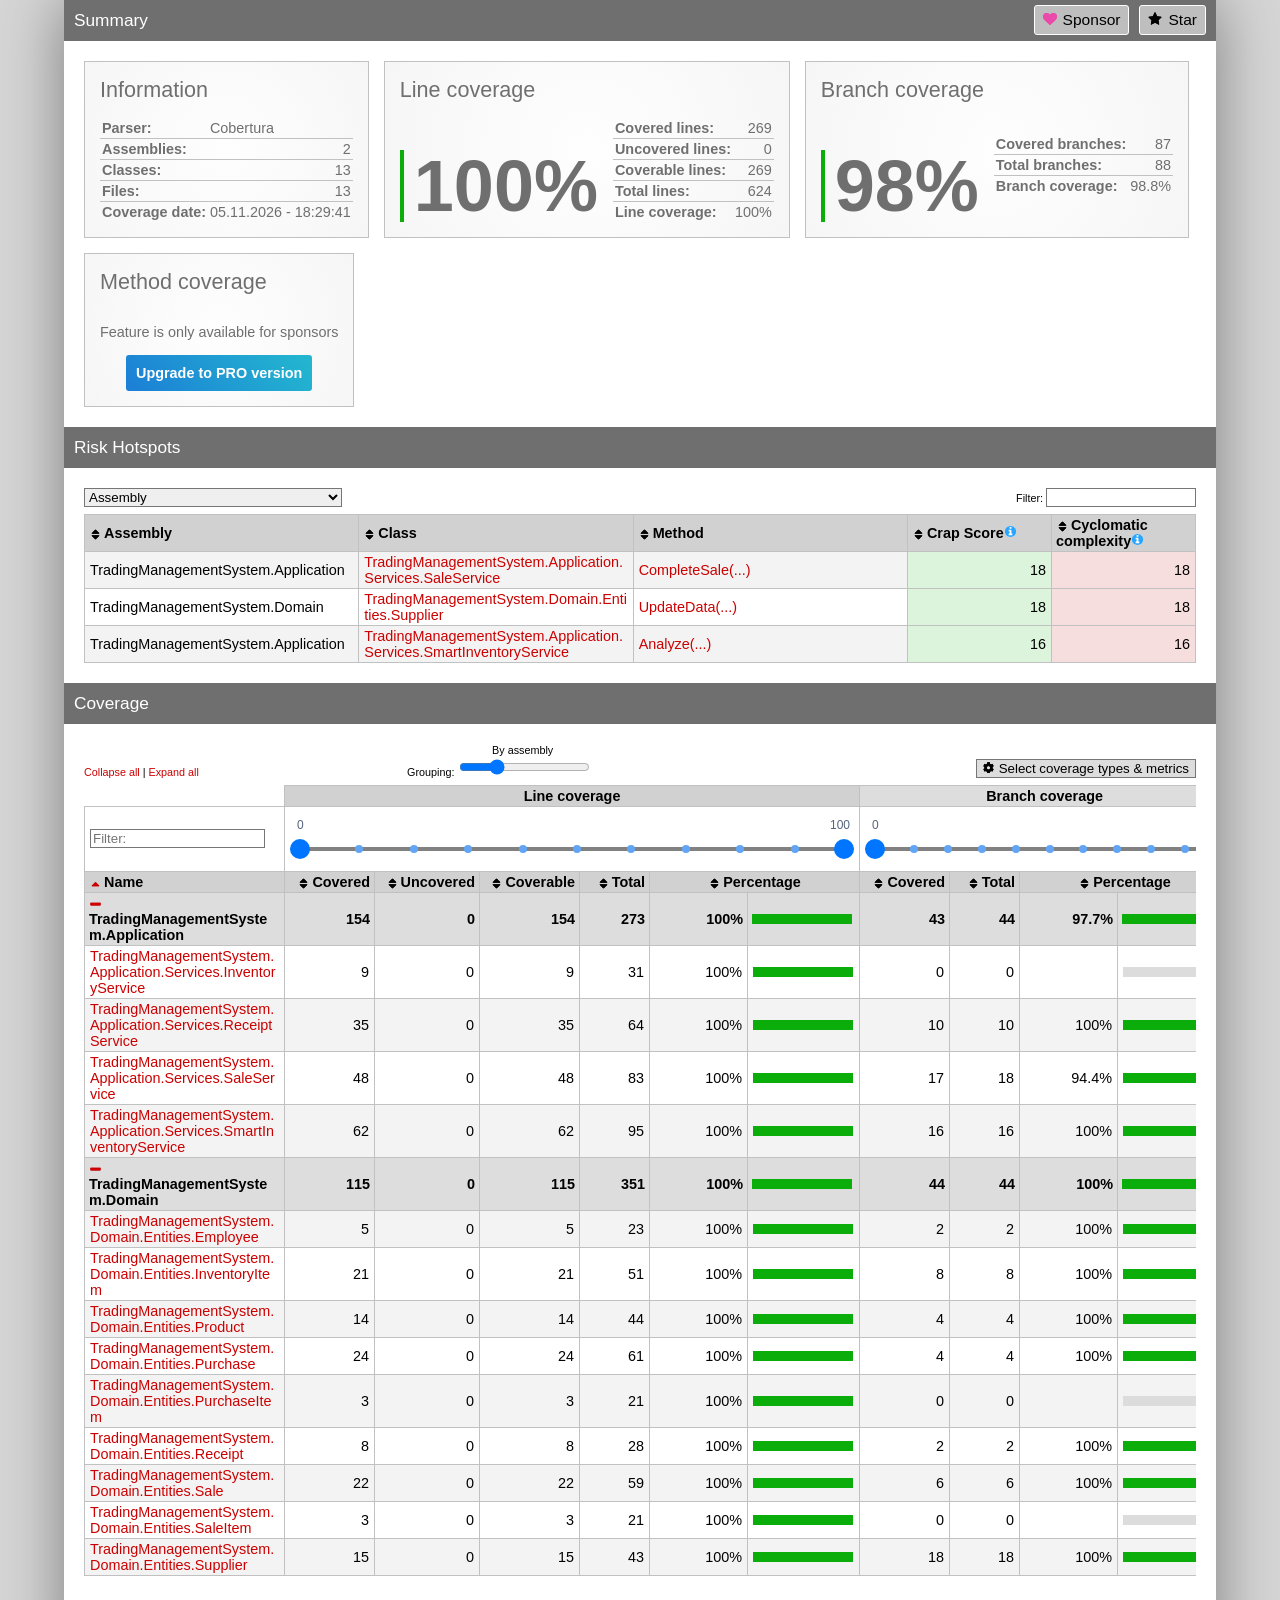
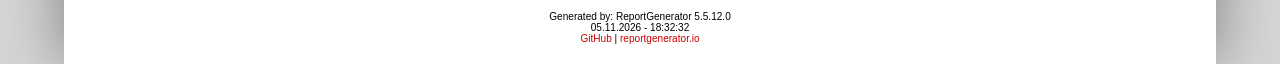
<file: CoverageReport/index.htm>
<!DOCTYPE html>
<html>
<head>
<meta charset="utf-8" />
<meta name="viewport" content="width=device-width, initial-scale=1.0" />
<meta http-equiv="X-UA-Compatible" content="IE=EDGE,chrome=1" />
<link href="[data-uri]" rel="icon" type="image/x-icon" />
<title>Summary - Coverage Report</title>
<link rel="stylesheet" type="text/css" href="report.css" />
</head><body><div class="container"><div class="containerleft">
<h1>Summary<a class="button" href="https://github.com/danielpalme/ReportGenerator" title="Star on GitHub"><i class="icon-star"></i>Star</a><a class="button" href="https://github.com/sponsors/danielpalme" title="Become a sponsor"><i class="icon-sponsor"></i>Sponsor</a></h1>
<div class="card-group">
<div class="card">
<div class="card-header">Information</div>
<div class="card-body">
<div class="table">
<table>
<tr>
<th>Parser:</th>
<td class="limit-width " title="Cobertura">Cobertura</td>
</tr>
<tr>
<th>Assemblies:</th>
<td class="limit-width right" title="2">2</td>
</tr>
<tr>
<th>Classes:</th>
<td class="limit-width right" title="13">13</td>
</tr>
<tr>
<th>Files:</th>
<td class="limit-width right" title="13">13</td>
</tr>
<tr>
<th>Coverage date:</th>
<td class="limit-width " title="05.11.2026 - 18:29:41">05.11.2026 - 18:29:41</td>
</tr>
</table>
</div>
</div>
</div>
<div class="card">
<div class="card-header">Line coverage</div>
<div class="card-body">
<div class="large cardpercentagebar cardpercentagebar0">100%</div>
<div class="table">
<table>
<tr>
<th>Covered lines:</th>
<td class="limit-width right" title="269">269</td>
</tr>
<tr>
<th>Uncovered lines:</th>
<td class="limit-width right" title="0">0</td>
</tr>
<tr>
<th>Coverable lines:</th>
<td class="limit-width right" title="269">269</td>
</tr>
<tr>
<th>Total lines:</th>
<td class="limit-width right" title="624">624</td>
</tr>
<tr>
<th>Line coverage:</th>
<td class="limit-width right" title="269 of 269">100%</td>
</tr>
</table>
</div>
</div>
</div>
<div class="card">
<div class="card-header">Branch coverage</div>
<div class="card-body">
<div class="large cardpercentagebar cardpercentagebar1">98%</div>
<div class="table">
<table>
<tr>
<th>Covered branches:</th>
<td class="limit-width right" title="87">87</td>
</tr>
<tr>
<th>Total branches:</th>
<td class="limit-width right" title="88">88</td>
</tr>
<tr>
<th>Branch coverage:</th>
<td class="limit-width right" title="87 of 88">98.8%</td>
</tr>
</table>
</div>
</div>
</div>
<div class="card">
<div class="card-header">Method coverage</div>
<div class="card-body">
<div class="center">
<p>Feature is only available for sponsors</p>
<a class="pro-button" href="https://reportgenerator.io/pro" target="_blank">Upgrade to PRO version</a>
</div>
</div>
</div>
</div>
<h1>Risk Hotspots</h1>
<risk-hotspots>
<div class="table-responsive">
<table class="overview table-fixed stripped">
<colgroup>
<col class="column-min-200" />
<col class="column-min-200" />
<col class="column-min-200" />
<col class="column105" />
<col class="column105" />
</colgroup>
<thead><tr><th>Assembly</th>
<th>Class</th>
<th>Method</th>
<th>Crap Score <a href="https://googletesting.blogspot.de/2011/02/this-code-is-crap.html" target="_blank"><i class="icon-info-circled"></i></a></th>
<th>Cyclomatic complexity <a href="https://en.wikipedia.org/wiki/Cyclomatic_complexity" target="_blank"><i class="icon-info-circled"></i></a></th>
</tr></thead>
<tbody>
<tr>
<td>TradingManagementSystem.Application</td>
<td><a href="TradingManagementSystem.Application_SaleService.html">TradingManagementSystem.Application.Services.SaleService</a></td>
<td title="CompleteSale(TradingManagementSystem.Domain.Entities.Sale,System.Collections.Generic.List`1&lt;TradingManagementSystem.Domain.Entities.InventoryItem&gt;)"><a href="TradingManagementSystem.Application_SaleService.html#file0_line22">CompleteSale(...)</a></td><td class="lightgreen right">18</td>
<td class="lightred right">18</td>
</tr>
<tr>
<td>TradingManagementSystem.Domain</td>
<td><a href="TradingManagementSystem.Domain_Supplier.html">TradingManagementSystem.Domain.Entities.Supplier</a></td>
<td title="UpdateData(System.String,System.String,System.String,System.String)"><a href="TradingManagementSystem.Domain_Supplier.html#file0_line24">UpdateData(...)</a></td><td class="lightgreen right">18</td>
<td class="lightred right">18</td>
</tr>
<tr>
<td>TradingManagementSystem.Application</td>
<td><a href="TradingManagementSystem.Application_SmartInventoryService.html">TradingManagementSystem.Application.Services.SmartInventoryService</a></td>
<td title="Analyze(System.Collections.Generic.IEnumerable`1&lt;TradingManagementSystem.Domain.Entities.InventoryItem&gt;,System.Collections.Generic.IEnumerable`1&lt;TradingManagementSystem.Domain.Entities.Sale&gt;,System.DateTime)"><a href="TradingManagementSystem.Application_SmartInventoryService.html#file0_line15">Analyze(...)</a></td><td class="lightgreen right">16</td>
<td class="lightred right">16</td>
</tr>
</tbody>
</table>
</div>
</risk-hotspots>
<h1>Coverage</h1>
<coverage-info>
<div class="table-responsive">
<table class="overview table-fixed stripped">
<colgroup>
<col class="column-min-200" />
<col class="column90" />
<col class="column105" />
<col class="column100" />
<col class="column70" />
<col class="column98" />
<col class="column112" />
<col class="column90" />
<col class="column70" />
<col class="column98" />
<col class="column112" />
</colgroup>
<thead>
<tr class="header"><th></th><th colspan="6" class="center">Line coverage</th><th colspan="4" class="center">Branch coverage</th></tr>
<tr><th>Name</th><th class="right">Covered</th><th class="right">Uncovered</th><th class="right">Coverable</th><th class="right">Total</th><th class="center" colspan="2">Percentage</th><th class="right">Covered</th><th class="right">Total</th><th class="center" colspan="2">Percentage</th></tr></thead>
<tbody>
<tr><th>TradingManagementSystem.Application</th><th class="right">154</th><th class="right">0</th><th class="right">154</th><th class="right">273</th><th title="154/154" class="right">100%</th><th><table class="coverage"><tr><td class="green covered100">&nbsp;</td></tr></table></th><th class="right">43</th><th class="right">44</th><th class="right" title="43/44">97.7%</th><th><table class="coverage"><tr><td class="green covered98">&nbsp;</td><td class="red covered2">&nbsp;</td></tr></table></th></tr>
<tr><td><a href="TradingManagementSystem.Application_InventoryService.html">TradingManagementSystem.Application.Services.InventoryService</a></td><td class="right">9</td><td class="right">0</td><td class="right">9</td><td class="right">31</td><td title="9/9" class="right">100%</td><td><table class="coverage"><tr><td class="green covered100">&nbsp;</td></tr></table></td><td class="right">0</td><td class="right">0</td><td class="right" title="-"></td><td><table class="coverage"><tr><td class="gray covered100">&nbsp;</td></tr></table></td></tr>
<tr><td><a href="TradingManagementSystem.Application_ReceiptService.html">TradingManagementSystem.Application.Services.ReceiptService</a></td><td class="right">35</td><td class="right">0</td><td class="right">35</td><td class="right">64</td><td title="35/35" class="right">100%</td><td><table class="coverage"><tr><td class="green covered100">&nbsp;</td></tr></table></td><td class="right">10</td><td class="right">10</td><td class="right" title="10/10">100%</td><td><table class="coverage"><tr><td class="green covered100">&nbsp;</td></tr></table></td></tr>
<tr><td><a href="TradingManagementSystem.Application_SaleService.html">TradingManagementSystem.Application.Services.SaleService</a></td><td class="right">48</td><td class="right">0</td><td class="right">48</td><td class="right">83</td><td title="48/48" class="right">100%</td><td><table class="coverage"><tr><td class="green covered100">&nbsp;</td></tr></table></td><td class="right">17</td><td class="right">18</td><td class="right" title="17/18">94.4%</td><td><table class="coverage"><tr><td class="green covered94">&nbsp;</td><td class="red covered6">&nbsp;</td></tr></table></td></tr>
<tr><td><a href="TradingManagementSystem.Application_SmartInventoryService.html">TradingManagementSystem.Application.Services.SmartInventoryService</a></td><td class="right">62</td><td class="right">0</td><td class="right">62</td><td class="right">95</td><td title="62/62" class="right">100%</td><td><table class="coverage"><tr><td class="green covered100">&nbsp;</td></tr></table></td><td class="right">16</td><td class="right">16</td><td class="right" title="16/16">100%</td><td><table class="coverage"><tr><td class="green covered100">&nbsp;</td></tr></table></td></tr>
<tr><th>TradingManagementSystem.Domain</th><th class="right">115</th><th class="right">0</th><th class="right">115</th><th class="right">351</th><th title="115/115" class="right">100%</th><th><table class="coverage"><tr><td class="green covered100">&nbsp;</td></tr></table></th><th class="right">44</th><th class="right">44</th><th class="right" title="44/44">100%</th><th><table class="coverage"><tr><td class="green covered100">&nbsp;</td></tr></table></th></tr>
<tr><td><a href="TradingManagementSystem.Domain_Employee.html">TradingManagementSystem.Domain.Entities.Employee</a></td><td class="right">5</td><td class="right">0</td><td class="right">5</td><td class="right">23</td><td title="5/5" class="right">100%</td><td><table class="coverage"><tr><td class="green covered100">&nbsp;</td></tr></table></td><td class="right">2</td><td class="right">2</td><td class="right" title="2/2">100%</td><td><table class="coverage"><tr><td class="green covered100">&nbsp;</td></tr></table></td></tr>
<tr><td><a href="TradingManagementSystem.Domain_InventoryItem.html">TradingManagementSystem.Domain.Entities.InventoryItem</a></td><td class="right">21</td><td class="right">0</td><td class="right">21</td><td class="right">51</td><td title="21/21" class="right">100%</td><td><table class="coverage"><tr><td class="green covered100">&nbsp;</td></tr></table></td><td class="right">8</td><td class="right">8</td><td class="right" title="8/8">100%</td><td><table class="coverage"><tr><td class="green covered100">&nbsp;</td></tr></table></td></tr>
<tr><td><a href="TradingManagementSystem.Domain_Product.html">TradingManagementSystem.Domain.Entities.Product</a></td><td class="right">14</td><td class="right">0</td><td class="right">14</td><td class="right">44</td><td title="14/14" class="right">100%</td><td><table class="coverage"><tr><td class="green covered100">&nbsp;</td></tr></table></td><td class="right">4</td><td class="right">4</td><td class="right" title="4/4">100%</td><td><table class="coverage"><tr><td class="green covered100">&nbsp;</td></tr></table></td></tr>
<tr><td><a href="TradingManagementSystem.Domain_Purchase.html">TradingManagementSystem.Domain.Entities.Purchase</a></td><td class="right">24</td><td class="right">0</td><td class="right">24</td><td class="right">61</td><td title="24/24" class="right">100%</td><td><table class="coverage"><tr><td class="green covered100">&nbsp;</td></tr></table></td><td class="right">4</td><td class="right">4</td><td class="right" title="4/4">100%</td><td><table class="coverage"><tr><td class="green covered100">&nbsp;</td></tr></table></td></tr>
<tr><td><a href="TradingManagementSystem.Domain_PurchaseItem.html">TradingManagementSystem.Domain.Entities.PurchaseItem</a></td><td class="right">3</td><td class="right">0</td><td class="right">3</td><td class="right">21</td><td title="3/3" class="right">100%</td><td><table class="coverage"><tr><td class="green covered100">&nbsp;</td></tr></table></td><td class="right">0</td><td class="right">0</td><td class="right" title="-"></td><td><table class="coverage"><tr><td class="gray covered100">&nbsp;</td></tr></table></td></tr>
<tr><td><a href="TradingManagementSystem.Domain_Receipt.html">TradingManagementSystem.Domain.Entities.Receipt</a></td><td class="right">8</td><td class="right">0</td><td class="right">8</td><td class="right">28</td><td title="8/8" class="right">100%</td><td><table class="coverage"><tr><td class="green covered100">&nbsp;</td></tr></table></td><td class="right">2</td><td class="right">2</td><td class="right" title="2/2">100%</td><td><table class="coverage"><tr><td class="green covered100">&nbsp;</td></tr></table></td></tr>
<tr><td><a href="TradingManagementSystem.Domain_Sale.html">TradingManagementSystem.Domain.Entities.Sale</a></td><td class="right">22</td><td class="right">0</td><td class="right">22</td><td class="right">59</td><td title="22/22" class="right">100%</td><td><table class="coverage"><tr><td class="green covered100">&nbsp;</td></tr></table></td><td class="right">6</td><td class="right">6</td><td class="right" title="6/6">100%</td><td><table class="coverage"><tr><td class="green covered100">&nbsp;</td></tr></table></td></tr>
<tr><td><a href="TradingManagementSystem.Domain_SaleItem.html">TradingManagementSystem.Domain.Entities.SaleItem</a></td><td class="right">3</td><td class="right">0</td><td class="right">3</td><td class="right">21</td><td title="3/3" class="right">100%</td><td><table class="coverage"><tr><td class="green covered100">&nbsp;</td></tr></table></td><td class="right">0</td><td class="right">0</td><td class="right" title="-"></td><td><table class="coverage"><tr><td class="gray covered100">&nbsp;</td></tr></table></td></tr>
<tr><td><a href="TradingManagementSystem.Domain_Supplier.html">TradingManagementSystem.Domain.Entities.Supplier</a></td><td class="right">15</td><td class="right">0</td><td class="right">15</td><td class="right">43</td><td title="15/15" class="right">100%</td><td><table class="coverage"><tr><td class="green covered100">&nbsp;</td></tr></table></td><td class="right">18</td><td class="right">18</td><td class="right" title="18/18">100%</td><td><table class="coverage"><tr><td class="green covered100">&nbsp;</td></tr></table></td></tr>
</tbody>
</table>
</div>
</coverage-info>
<div class="footer">Generated by: ReportGenerator 5.5.12.0<br />05.11.2026 - 18:32:32<br /><a href="https://github.com/danielpalme/ReportGenerator">GitHub</a> | <a href="https://reportgenerator.io">reportgenerator.io</a></div></div></div>
<script type="text/javascript" src="main.js"></script>
</body></html>
</file>
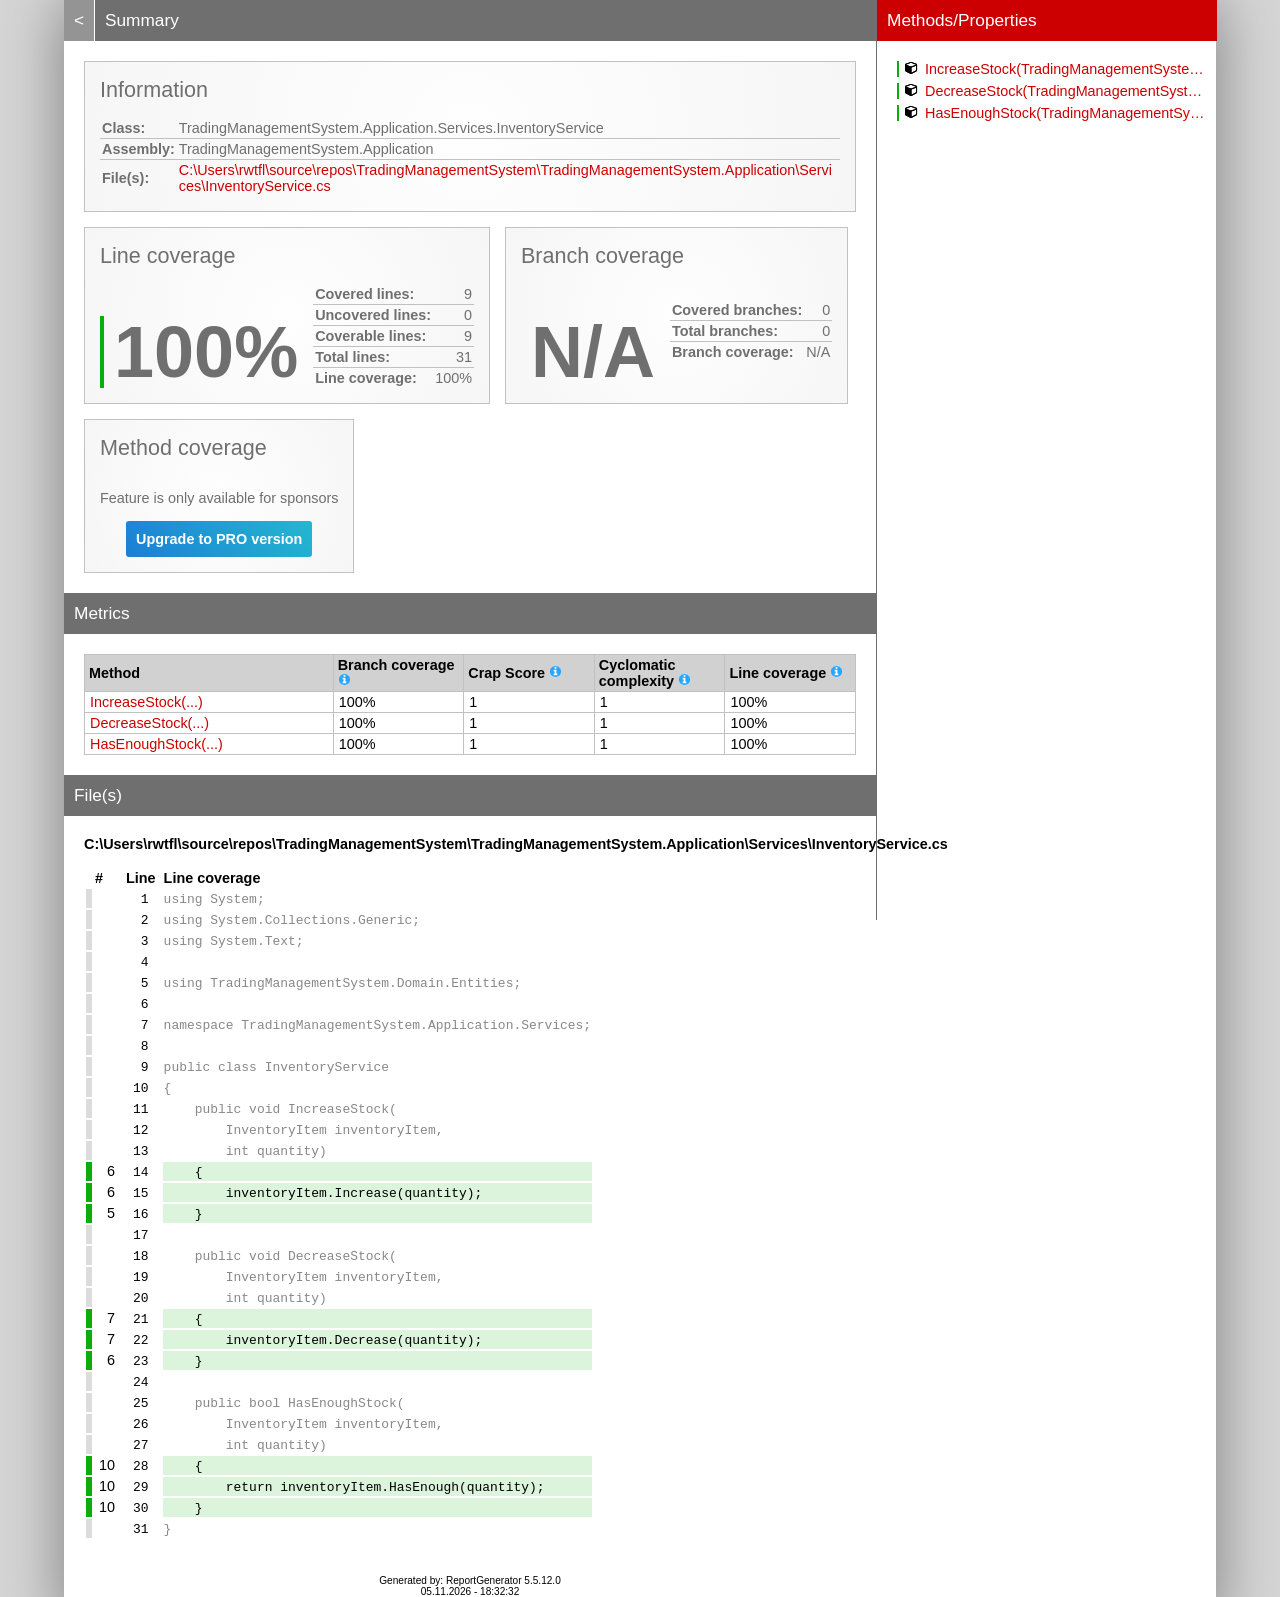
<file: CoverageReport/TradingManagementSystem.Application_InventoryService.html>
<!DOCTYPE html>
<html>
<head>
<meta charset="utf-8" />
<meta name="viewport" content="width=device-width, initial-scale=1.0" />
<meta http-equiv="X-UA-Compatible" content="IE=EDGE,chrome=1" />
<link href="[data-uri]" rel="icon" type="image/x-icon" />
<title>TradingManagementSystem.Application.Services.InventoryService - Coverage Report</title>
<link rel="stylesheet" type="text/css" href="report.css" />
</head><body><div class="container"><div class="containerleft">
<h1><a href="index.html" class="back">&lt;</a> Summary</h1>
<div class="card-group">
<div class="card">
<div class="card-header">Information</div>
<div class="card-body">
<div class="table">
<table>
<tr>
<th>Class:</th>
<td class="limit-width " title="TradingManagementSystem.Application.Services.InventoryService">TradingManagementSystem.Application.Services.InventoryService</td>
</tr>
<tr>
<th>Assembly:</th>
<td class="limit-width " title="TradingManagementSystem.Application">TradingManagementSystem.Application</td>
</tr>
<tr>
<th>File(s):</th>
<td class="overflow-wrap"><a href="#CUsersrwtflsourcereposTradingManagementSystemTradingManagementSystemApplicationServicesInventoryServicecs" class="navigatetohash">C:\Users\rwtfl\source\repos\TradingManagementSystem\TradingManagementSystem.Application\Services\InventoryService.cs</a></td>
</tr>
</table>
</div>
</div>
</div>
</div>
<div class="card-group">
<div class="card">
<div class="card-header">Line coverage</div>
<div class="card-body">
<div class="large cardpercentagebar cardpercentagebar0">100%</div>
<div class="table">
<table>
<tr>
<th>Covered lines:</th>
<td class="limit-width right" title="9">9</td>
</tr>
<tr>
<th>Uncovered lines:</th>
<td class="limit-width right" title="0">0</td>
</tr>
<tr>
<th>Coverable lines:</th>
<td class="limit-width right" title="9">9</td>
</tr>
<tr>
<th>Total lines:</th>
<td class="limit-width right" title="31">31</td>
</tr>
<tr>
<th>Line coverage:</th>
<td class="limit-width right" title="9 of 9">100%</td>
</tr>
</table>
</div>
</div>
</div>
<div class="card">
<div class="card-header">Branch coverage</div>
<div class="card-body">
<div class="large">N/A</div>
<div class="table">
<table>
<tr>
<th>Covered branches:</th>
<td class="limit-width right" title="0">0</td>
</tr>
<tr>
<th>Total branches:</th>
<td class="limit-width right" title="0">0</td>
</tr>
<tr>
<th>Branch coverage:</th>
<td class="limit-width right" title="N/A">N/A</td>
</tr>
</table>
</div>
</div>
</div>
<div class="card">
<div class="card-header">Method coverage</div>
<div class="card-body">
<div class="center">
<p>Feature is only available for sponsors</p>
<a class="pro-button" href="https://reportgenerator.io/pro" target="_blank">Upgrade to PRO version</a>
</div>
</div>
</div>
</div>
<h1>Metrics</h1>
<div class="table-responsive">
<table class="overview table-fixed">
<colgroup>
<col class="column-min-200" />
<col class="column105" />
<col class="column105" />
<col class="column105" />
<col class="column105" />
</colgroup>
<thead><tr><th>Method</th><th>Branch coverage <a href="https://en.wikipedia.org/wiki/Code_coverage" target="_blank"><i class="icon-info-circled"></i></a></th><th>Crap Score <a href="https://googletesting.blogspot.de/2011/02/this-code-is-crap.html" target="_blank"><i class="icon-info-circled"></i></a></th><th>Cyclomatic complexity <a href="https://en.wikipedia.org/wiki/Cyclomatic_complexity" target="_blank"><i class="icon-info-circled"></i></a></th><th>Line coverage <a href="https://en.wikipedia.org/wiki/Code_coverage" target="_blank"><i class="icon-info-circled"></i></a></th></tr></thead>
<tbody>
<tr><td title="IncreaseStock(TradingManagementSystem.Domain.Entities.InventoryItem,System.Int32)"><a href="#file0_line14" class="navigatetohash">IncreaseStock(...)</a></td><td>100%</td><td>1</td><td>1</td><td>100%</td></tr>
<tr><td title="DecreaseStock(TradingManagementSystem.Domain.Entities.InventoryItem,System.Int32)"><a href="#file0_line21" class="navigatetohash">DecreaseStock(...)</a></td><td>100%</td><td>1</td><td>1</td><td>100%</td></tr>
<tr><td title="HasEnoughStock(TradingManagementSystem.Domain.Entities.InventoryItem,System.Int32)"><a href="#file0_line28" class="navigatetohash">HasEnoughStock(...)</a></td><td>100%</td><td>1</td><td>1</td><td>100%</td></tr>
</tbody>
</table>
</div>
<h1>File(s)</h1>
<h2 id="CUsersrwtflsourcereposTradingManagementSystemTradingManagementSystemApplicationServicesInventoryServicecs">C:\Users\rwtfl\source\repos\TradingManagementSystem\TradingManagementSystem.Application\Services\InventoryService.cs</h2>
<div class="table-responsive">
<table class="lineAnalysis">
<thead><tr><th></th><th>#</th><th>Line</th><th></th><th>Line coverage</th></tr></thead>
<tbody>
<tr class="" title="Not coverable" data-coverage="{'AllTestMethods': {'VC': '', 'LVS': 'gray'}}"><td class="gray">&nbsp;</td><td class="leftmargin rightmargin right"></td><td class="rightmargin right"><a id="file0_line1"></a><code>1</code></td><td></td><td class="lightgray"><code>using&nbsp;System;</code></td></tr>
<tr class="" title="Not coverable" data-coverage="{'AllTestMethods': {'VC': '', 'LVS': 'gray'}}"><td class="gray">&nbsp;</td><td class="leftmargin rightmargin right"></td><td class="rightmargin right"><a id="file0_line2"></a><code>2</code></td><td></td><td class="lightgray"><code>using&nbsp;System.Collections.Generic;</code></td></tr>
<tr class="" title="Not coverable" data-coverage="{'AllTestMethods': {'VC': '', 'LVS': 'gray'}}"><td class="gray">&nbsp;</td><td class="leftmargin rightmargin right"></td><td class="rightmargin right"><a id="file0_line3"></a><code>3</code></td><td></td><td class="lightgray"><code>using&nbsp;System.Text;</code></td></tr>
<tr class="" title="Not coverable" data-coverage="{'AllTestMethods': {'VC': '', 'LVS': 'gray'}}"><td class="gray">&nbsp;</td><td class="leftmargin rightmargin right"></td><td class="rightmargin right"><a id="file0_line4"></a><code>4</code></td><td></td><td class="lightgray"><code></code></td></tr>
<tr class="" title="Not coverable" data-coverage="{'AllTestMethods': {'VC': '', 'LVS': 'gray'}}"><td class="gray">&nbsp;</td><td class="leftmargin rightmargin right"></td><td class="rightmargin right"><a id="file0_line5"></a><code>5</code></td><td></td><td class="lightgray"><code>using&nbsp;TradingManagementSystem.Domain.Entities;</code></td></tr>
<tr class="" title="Not coverable" data-coverage="{'AllTestMethods': {'VC': '', 'LVS': 'gray'}}"><td class="gray">&nbsp;</td><td class="leftmargin rightmargin right"></td><td class="rightmargin right"><a id="file0_line6"></a><code>6</code></td><td></td><td class="lightgray"><code></code></td></tr>
<tr class="" title="Not coverable" data-coverage="{'AllTestMethods': {'VC': '', 'LVS': 'gray'}}"><td class="gray">&nbsp;</td><td class="leftmargin rightmargin right"></td><td class="rightmargin right"><a id="file0_line7"></a><code>7</code></td><td></td><td class="lightgray"><code>namespace&nbsp;TradingManagementSystem.Application.Services;</code></td></tr>
<tr class="" title="Not coverable" data-coverage="{'AllTestMethods': {'VC': '', 'LVS': 'gray'}}"><td class="gray">&nbsp;</td><td class="leftmargin rightmargin right"></td><td class="rightmargin right"><a id="file0_line8"></a><code>8</code></td><td></td><td class="lightgray"><code></code></td></tr>
<tr class="" title="Not coverable" data-coverage="{'AllTestMethods': {'VC': '', 'LVS': 'gray'}}"><td class="gray">&nbsp;</td><td class="leftmargin rightmargin right"></td><td class="rightmargin right"><a id="file0_line9"></a><code>9</code></td><td></td><td class="lightgray"><code>public&nbsp;class&nbsp;InventoryService</code></td></tr>
<tr class="" title="Not coverable" data-coverage="{'AllTestMethods': {'VC': '', 'LVS': 'gray'}}"><td class="gray">&nbsp;</td><td class="leftmargin rightmargin right"></td><td class="rightmargin right"><a id="file0_line10"></a><code>10</code></td><td></td><td class="lightgray"><code>{</code></td></tr>
<tr class="" title="Not coverable" data-coverage="{'AllTestMethods': {'VC': '', 'LVS': 'gray'}}"><td class="gray">&nbsp;</td><td class="leftmargin rightmargin right"></td><td class="rightmargin right"><a id="file0_line11"></a><code>11</code></td><td></td><td class="lightgray"><code>&nbsp;&nbsp;&nbsp;&nbsp;public&nbsp;void&nbsp;IncreaseStock(</code></td></tr>
<tr class="" title="Not coverable" data-coverage="{'AllTestMethods': {'VC': '', 'LVS': 'gray'}}"><td class="gray">&nbsp;</td><td class="leftmargin rightmargin right"></td><td class="rightmargin right"><a id="file0_line12"></a><code>12</code></td><td></td><td class="lightgray"><code>&nbsp;&nbsp;&nbsp;&nbsp;&nbsp;&nbsp;&nbsp;&nbsp;InventoryItem&nbsp;inventoryItem,</code></td></tr>
<tr class="" title="Not coverable" data-coverage="{'AllTestMethods': {'VC': '', 'LVS': 'gray'}}"><td class="gray">&nbsp;</td><td class="leftmargin rightmargin right"></td><td class="rightmargin right"><a id="file0_line13"></a><code>13</code></td><td></td><td class="lightgray"><code>&nbsp;&nbsp;&nbsp;&nbsp;&nbsp;&nbsp;&nbsp;&nbsp;int&nbsp;quantity)</code></td></tr>
<tr class="coverableline" title="Covered (6 visits)" data-coverage="{'AllTestMethods': {'VC': '6', 'LVS': 'green'}}"><td class="green">&nbsp;</td><td class="leftmargin rightmargin right">6</td><td class="rightmargin right"><a id="file0_line14"></a><code>14</code></td><td></td><td class="lightgreen"><code>&nbsp;&nbsp;&nbsp;&nbsp;{</code></td></tr>
<tr class="coverableline" title="Covered (6 visits)" data-coverage="{'AllTestMethods': {'VC': '6', 'LVS': 'green'}}"><td class="green">&nbsp;</td><td class="leftmargin rightmargin right">6</td><td class="rightmargin right"><a id="file0_line15"></a><code>15</code></td><td></td><td class="lightgreen"><code>&nbsp;&nbsp;&nbsp;&nbsp;&nbsp;&nbsp;&nbsp;&nbsp;inventoryItem.Increase(quantity);</code></td></tr>
<tr class="coverableline" title="Covered (5 visits)" data-coverage="{'AllTestMethods': {'VC': '5', 'LVS': 'green'}}"><td class="green">&nbsp;</td><td class="leftmargin rightmargin right">5</td><td class="rightmargin right"><a id="file0_line16"></a><code>16</code></td><td></td><td class="lightgreen"><code>&nbsp;&nbsp;&nbsp;&nbsp;}</code></td></tr>
<tr class="" title="Not coverable" data-coverage="{'AllTestMethods': {'VC': '', 'LVS': 'gray'}}"><td class="gray">&nbsp;</td><td class="leftmargin rightmargin right"></td><td class="rightmargin right"><a id="file0_line17"></a><code>17</code></td><td></td><td class="lightgray"><code></code></td></tr>
<tr class="" title="Not coverable" data-coverage="{'AllTestMethods': {'VC': '', 'LVS': 'gray'}}"><td class="gray">&nbsp;</td><td class="leftmargin rightmargin right"></td><td class="rightmargin right"><a id="file0_line18"></a><code>18</code></td><td></td><td class="lightgray"><code>&nbsp;&nbsp;&nbsp;&nbsp;public&nbsp;void&nbsp;DecreaseStock(</code></td></tr>
<tr class="" title="Not coverable" data-coverage="{'AllTestMethods': {'VC': '', 'LVS': 'gray'}}"><td class="gray">&nbsp;</td><td class="leftmargin rightmargin right"></td><td class="rightmargin right"><a id="file0_line19"></a><code>19</code></td><td></td><td class="lightgray"><code>&nbsp;&nbsp;&nbsp;&nbsp;&nbsp;&nbsp;&nbsp;&nbsp;InventoryItem&nbsp;inventoryItem,</code></td></tr>
<tr class="" title="Not coverable" data-coverage="{'AllTestMethods': {'VC': '', 'LVS': 'gray'}}"><td class="gray">&nbsp;</td><td class="leftmargin rightmargin right"></td><td class="rightmargin right"><a id="file0_line20"></a><code>20</code></td><td></td><td class="lightgray"><code>&nbsp;&nbsp;&nbsp;&nbsp;&nbsp;&nbsp;&nbsp;&nbsp;int&nbsp;quantity)</code></td></tr>
<tr class="coverableline" title="Covered (7 visits)" data-coverage="{'AllTestMethods': {'VC': '7', 'LVS': 'green'}}"><td class="green">&nbsp;</td><td class="leftmargin rightmargin right">7</td><td class="rightmargin right"><a id="file0_line21"></a><code>21</code></td><td></td><td class="lightgreen"><code>&nbsp;&nbsp;&nbsp;&nbsp;{</code></td></tr>
<tr class="coverableline" title="Covered (7 visits)" data-coverage="{'AllTestMethods': {'VC': '7', 'LVS': 'green'}}"><td class="green">&nbsp;</td><td class="leftmargin rightmargin right">7</td><td class="rightmargin right"><a id="file0_line22"></a><code>22</code></td><td></td><td class="lightgreen"><code>&nbsp;&nbsp;&nbsp;&nbsp;&nbsp;&nbsp;&nbsp;&nbsp;inventoryItem.Decrease(quantity);</code></td></tr>
<tr class="coverableline" title="Covered (6 visits)" data-coverage="{'AllTestMethods': {'VC': '6', 'LVS': 'green'}}"><td class="green">&nbsp;</td><td class="leftmargin rightmargin right">6</td><td class="rightmargin right"><a id="file0_line23"></a><code>23</code></td><td></td><td class="lightgreen"><code>&nbsp;&nbsp;&nbsp;&nbsp;}</code></td></tr>
<tr class="" title="Not coverable" data-coverage="{'AllTestMethods': {'VC': '', 'LVS': 'gray'}}"><td class="gray">&nbsp;</td><td class="leftmargin rightmargin right"></td><td class="rightmargin right"><a id="file0_line24"></a><code>24</code></td><td></td><td class="lightgray"><code></code></td></tr>
<tr class="" title="Not coverable" data-coverage="{'AllTestMethods': {'VC': '', 'LVS': 'gray'}}"><td class="gray">&nbsp;</td><td class="leftmargin rightmargin right"></td><td class="rightmargin right"><a id="file0_line25"></a><code>25</code></td><td></td><td class="lightgray"><code>&nbsp;&nbsp;&nbsp;&nbsp;public&nbsp;bool&nbsp;HasEnoughStock(</code></td></tr>
<tr class="" title="Not coverable" data-coverage="{'AllTestMethods': {'VC': '', 'LVS': 'gray'}}"><td class="gray">&nbsp;</td><td class="leftmargin rightmargin right"></td><td class="rightmargin right"><a id="file0_line26"></a><code>26</code></td><td></td><td class="lightgray"><code>&nbsp;&nbsp;&nbsp;&nbsp;&nbsp;&nbsp;&nbsp;&nbsp;InventoryItem&nbsp;inventoryItem,</code></td></tr>
<tr class="" title="Not coverable" data-coverage="{'AllTestMethods': {'VC': '', 'LVS': 'gray'}}"><td class="gray">&nbsp;</td><td class="leftmargin rightmargin right"></td><td class="rightmargin right"><a id="file0_line27"></a><code>27</code></td><td></td><td class="lightgray"><code>&nbsp;&nbsp;&nbsp;&nbsp;&nbsp;&nbsp;&nbsp;&nbsp;int&nbsp;quantity)</code></td></tr>
<tr class="coverableline" title="Covered (10 visits)" data-coverage="{'AllTestMethods': {'VC': '10', 'LVS': 'green'}}"><td class="green">&nbsp;</td><td class="leftmargin rightmargin right">10</td><td class="rightmargin right"><a id="file0_line28"></a><code>28</code></td><td></td><td class="lightgreen"><code>&nbsp;&nbsp;&nbsp;&nbsp;{</code></td></tr>
<tr class="coverableline" title="Covered (10 visits)" data-coverage="{'AllTestMethods': {'VC': '10', 'LVS': 'green'}}"><td class="green">&nbsp;</td><td class="leftmargin rightmargin right">10</td><td class="rightmargin right"><a id="file0_line29"></a><code>29</code></td><td></td><td class="lightgreen"><code>&nbsp;&nbsp;&nbsp;&nbsp;&nbsp;&nbsp;&nbsp;&nbsp;return&nbsp;inventoryItem.HasEnough(quantity);</code></td></tr>
<tr class="coverableline" title="Covered (10 visits)" data-coverage="{'AllTestMethods': {'VC': '10', 'LVS': 'green'}}"><td class="green">&nbsp;</td><td class="leftmargin rightmargin right">10</td><td class="rightmargin right"><a id="file0_line30"></a><code>30</code></td><td></td><td class="lightgreen"><code>&nbsp;&nbsp;&nbsp;&nbsp;}</code></td></tr>
<tr class="" title="Not coverable" data-coverage="{'AllTestMethods': {'VC': '', 'LVS': 'gray'}}"><td class="gray">&nbsp;</td><td class="leftmargin rightmargin right"></td><td class="rightmargin right"><a id="file0_line31"></a><code>31</code></td><td></td><td class="lightgray"><code>}</code></td></tr>
</tbody>
</table>
</div>
<div class="footer">Generated by: ReportGenerator 5.5.12.0<br />05.11.2026 - 18:32:32<br /><a href="https://github.com/danielpalme/ReportGenerator">GitHub</a> | <a href="https://reportgenerator.io">reportgenerator.io</a></div></div>
<div class="containerright">
<div class="containerrightfixed">
<h1>Methods/Properties</h1>
<a href="#file0_line14" class="navigatetohash percentagebar percentagebar100" title="Line coverage: 100% - IncreaseStock(TradingManagementSystem.Domain.Entities.InventoryItem,System.Int32)"><i class="icon-cube"></i>IncreaseStock(TradingManagementSystem.Domain.Entities.InventoryItem,System.Int32)</a><br />
<a href="#file0_line21" class="navigatetohash percentagebar percentagebar100" title="Line coverage: 100% - DecreaseStock(TradingManagementSystem.Domain.Entities.InventoryItem,System.Int32)"><i class="icon-cube"></i>DecreaseStock(TradingManagementSystem.Domain.Entities.InventoryItem,System.Int32)</a><br />
<a href="#file0_line28" class="navigatetohash percentagebar percentagebar100" title="Line coverage: 100% - HasEnoughStock(TradingManagementSystem.Domain.Entities.InventoryItem,System.Int32)"><i class="icon-cube"></i>HasEnoughStock(TradingManagementSystem.Domain.Entities.InventoryItem,System.Int32)</a><br />
<br/></div>
</div></div>
<script type="text/javascript" src="class.js"></script>
</body></html>
</file>
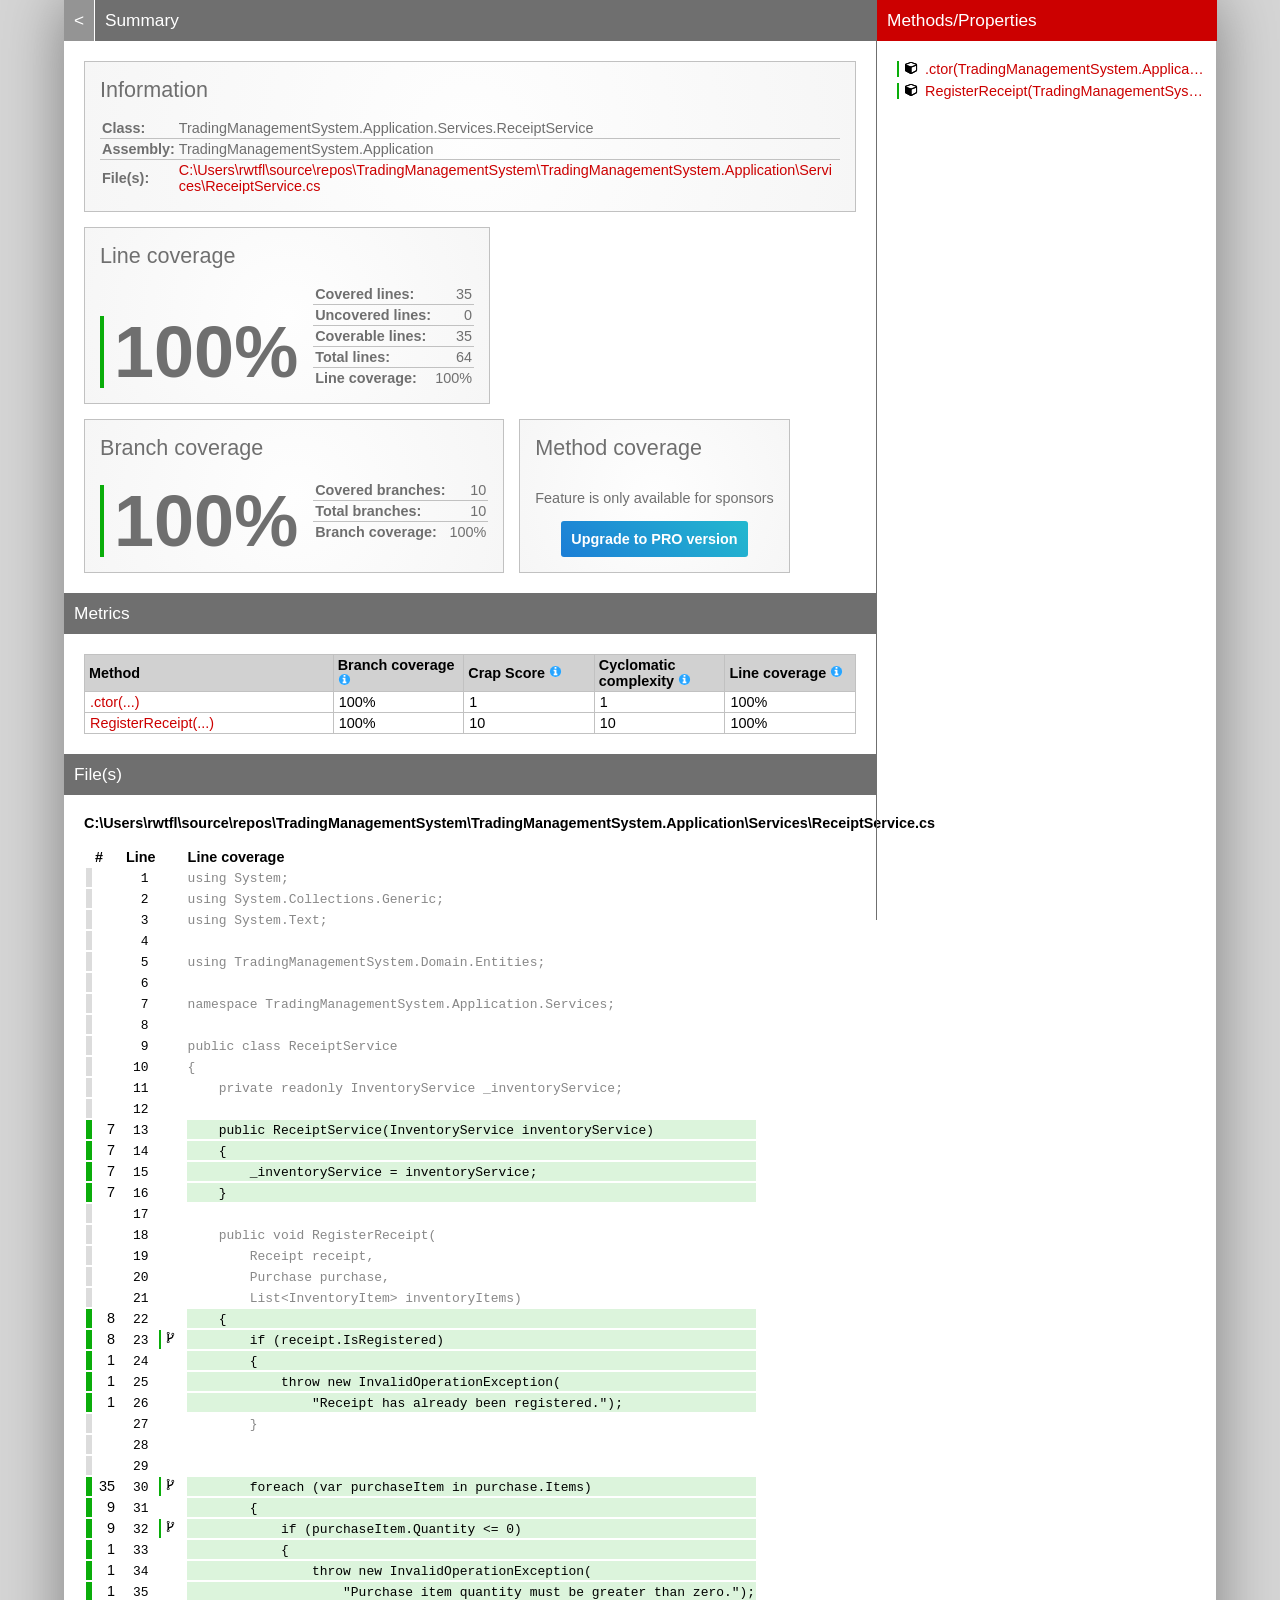
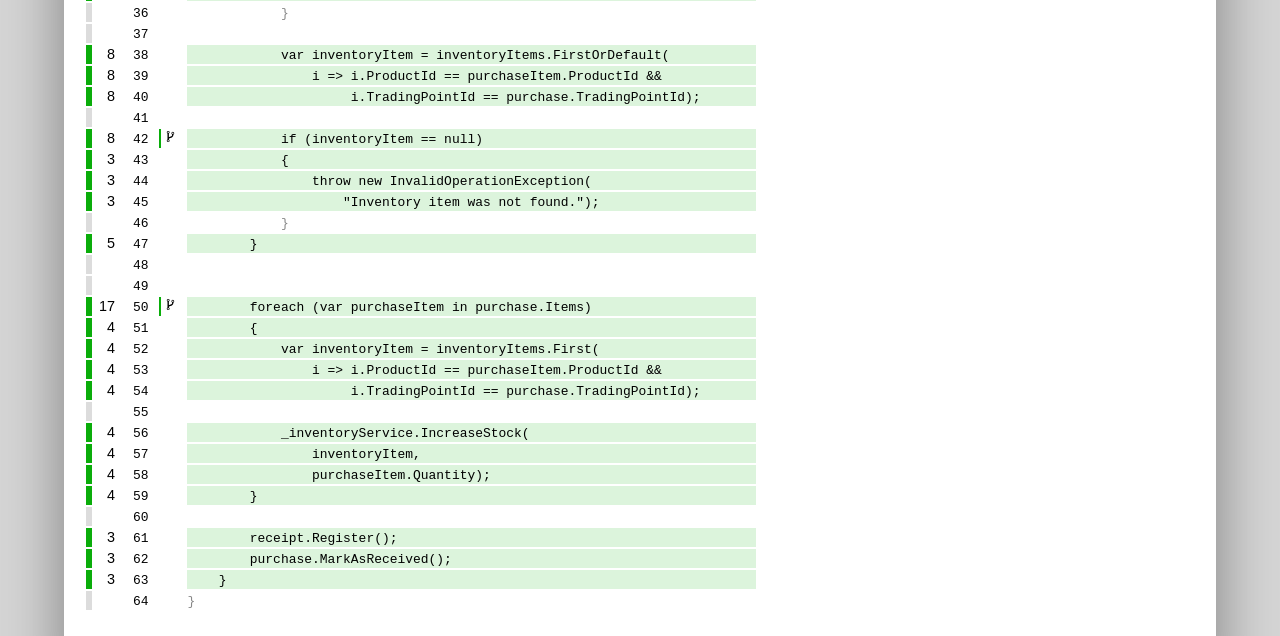
<file: CoverageReport/TradingManagementSystem.Application_ReceiptService.html>
<!DOCTYPE html>
<html>
<head>
<meta charset="utf-8" />
<meta name="viewport" content="width=device-width, initial-scale=1.0" />
<meta http-equiv="X-UA-Compatible" content="IE=EDGE,chrome=1" />
<link href="[data-uri]" rel="icon" type="image/x-icon" />
<title>TradingManagementSystem.Application.Services.ReceiptService - Coverage Report</title>
<link rel="stylesheet" type="text/css" href="report.css" />
</head><body><div class="container"><div class="containerleft">
<h1><a href="index.html" class="back">&lt;</a> Summary</h1>
<div class="card-group">
<div class="card">
<div class="card-header">Information</div>
<div class="card-body">
<div class="table">
<table>
<tr>
<th>Class:</th>
<td class="limit-width " title="TradingManagementSystem.Application.Services.ReceiptService">TradingManagementSystem.Application.Services.ReceiptService</td>
</tr>
<tr>
<th>Assembly:</th>
<td class="limit-width " title="TradingManagementSystem.Application">TradingManagementSystem.Application</td>
</tr>
<tr>
<th>File(s):</th>
<td class="overflow-wrap"><a href="#CUsersrwtflsourcereposTradingManagementSystemTradingManagementSystemApplicationServicesReceiptServicecs" class="navigatetohash">C:\Users\rwtfl\source\repos\TradingManagementSystem\TradingManagementSystem.Application\Services\ReceiptService.cs</a></td>
</tr>
</table>
</div>
</div>
</div>
</div>
<div class="card-group">
<div class="card">
<div class="card-header">Line coverage</div>
<div class="card-body">
<div class="large cardpercentagebar cardpercentagebar0">100%</div>
<div class="table">
<table>
<tr>
<th>Covered lines:</th>
<td class="limit-width right" title="35">35</td>
</tr>
<tr>
<th>Uncovered lines:</th>
<td class="limit-width right" title="0">0</td>
</tr>
<tr>
<th>Coverable lines:</th>
<td class="limit-width right" title="35">35</td>
</tr>
<tr>
<th>Total lines:</th>
<td class="limit-width right" title="64">64</td>
</tr>
<tr>
<th>Line coverage:</th>
<td class="limit-width right" title="35 of 35">100%</td>
</tr>
</table>
</div>
</div>
</div>
<div class="card">
<div class="card-header">Branch coverage</div>
<div class="card-body">
<div class="large cardpercentagebar cardpercentagebar0">100%</div>
<div class="table">
<table>
<tr>
<th>Covered branches:</th>
<td class="limit-width right" title="10">10</td>
</tr>
<tr>
<th>Total branches:</th>
<td class="limit-width right" title="10">10</td>
</tr>
<tr>
<th>Branch coverage:</th>
<td class="limit-width right" title="10 of 10">100%</td>
</tr>
</table>
</div>
</div>
</div>
<div class="card">
<div class="card-header">Method coverage</div>
<div class="card-body">
<div class="center">
<p>Feature is only available for sponsors</p>
<a class="pro-button" href="https://reportgenerator.io/pro" target="_blank">Upgrade to PRO version</a>
</div>
</div>
</div>
</div>
<h1>Metrics</h1>
<div class="table-responsive">
<table class="overview table-fixed">
<colgroup>
<col class="column-min-200" />
<col class="column105" />
<col class="column105" />
<col class="column105" />
<col class="column105" />
</colgroup>
<thead><tr><th>Method</th><th>Branch coverage <a href="https://en.wikipedia.org/wiki/Code_coverage" target="_blank"><i class="icon-info-circled"></i></a></th><th>Crap Score <a href="https://googletesting.blogspot.de/2011/02/this-code-is-crap.html" target="_blank"><i class="icon-info-circled"></i></a></th><th>Cyclomatic complexity <a href="https://en.wikipedia.org/wiki/Cyclomatic_complexity" target="_blank"><i class="icon-info-circled"></i></a></th><th>Line coverage <a href="https://en.wikipedia.org/wiki/Code_coverage" target="_blank"><i class="icon-info-circled"></i></a></th></tr></thead>
<tbody>
<tr><td title=".ctor(TradingManagementSystem.Application.Services.InventoryService)"><a href="#file0_line13" class="navigatetohash">.ctor(...)</a></td><td>100%</td><td>1</td><td>1</td><td>100%</td></tr>
<tr><td title="RegisterReceipt(TradingManagementSystem.Domain.Entities.Receipt,TradingManagementSystem.Domain.Entities.Purchase,System.Collections.Generic.List`1&lt;TradingManagementSystem.Domain.Entities.InventoryItem&gt;)"><a href="#file0_line22" class="navigatetohash">RegisterReceipt(...)</a></td><td>100%</td><td>10</td><td>10</td><td>100%</td></tr>
</tbody>
</table>
</div>
<h1>File(s)</h1>
<h2 id="CUsersrwtflsourcereposTradingManagementSystemTradingManagementSystemApplicationServicesReceiptServicecs">C:\Users\rwtfl\source\repos\TradingManagementSystem\TradingManagementSystem.Application\Services\ReceiptService.cs</h2>
<div class="table-responsive">
<table class="lineAnalysis">
<thead><tr><th></th><th>#</th><th>Line</th><th></th><th>Line coverage</th></tr></thead>
<tbody>
<tr class="" title="Not coverable" data-coverage="{'AllTestMethods': {'VC': '', 'LVS': 'gray'}}"><td class="gray">&nbsp;</td><td class="leftmargin rightmargin right"></td><td class="rightmargin right"><a id="file0_line1"></a><code>1</code></td><td></td><td class="lightgray"><code>using&nbsp;System;</code></td></tr>
<tr class="" title="Not coverable" data-coverage="{'AllTestMethods': {'VC': '', 'LVS': 'gray'}}"><td class="gray">&nbsp;</td><td class="leftmargin rightmargin right"></td><td class="rightmargin right"><a id="file0_line2"></a><code>2</code></td><td></td><td class="lightgray"><code>using&nbsp;System.Collections.Generic;</code></td></tr>
<tr class="" title="Not coverable" data-coverage="{'AllTestMethods': {'VC': '', 'LVS': 'gray'}}"><td class="gray">&nbsp;</td><td class="leftmargin rightmargin right"></td><td class="rightmargin right"><a id="file0_line3"></a><code>3</code></td><td></td><td class="lightgray"><code>using&nbsp;System.Text;</code></td></tr>
<tr class="" title="Not coverable" data-coverage="{'AllTestMethods': {'VC': '', 'LVS': 'gray'}}"><td class="gray">&nbsp;</td><td class="leftmargin rightmargin right"></td><td class="rightmargin right"><a id="file0_line4"></a><code>4</code></td><td></td><td class="lightgray"><code></code></td></tr>
<tr class="" title="Not coverable" data-coverage="{'AllTestMethods': {'VC': '', 'LVS': 'gray'}}"><td class="gray">&nbsp;</td><td class="leftmargin rightmargin right"></td><td class="rightmargin right"><a id="file0_line5"></a><code>5</code></td><td></td><td class="lightgray"><code>using&nbsp;TradingManagementSystem.Domain.Entities;</code></td></tr>
<tr class="" title="Not coverable" data-coverage="{'AllTestMethods': {'VC': '', 'LVS': 'gray'}}"><td class="gray">&nbsp;</td><td class="leftmargin rightmargin right"></td><td class="rightmargin right"><a id="file0_line6"></a><code>6</code></td><td></td><td class="lightgray"><code></code></td></tr>
<tr class="" title="Not coverable" data-coverage="{'AllTestMethods': {'VC': '', 'LVS': 'gray'}}"><td class="gray">&nbsp;</td><td class="leftmargin rightmargin right"></td><td class="rightmargin right"><a id="file0_line7"></a><code>7</code></td><td></td><td class="lightgray"><code>namespace&nbsp;TradingManagementSystem.Application.Services;</code></td></tr>
<tr class="" title="Not coverable" data-coverage="{'AllTestMethods': {'VC': '', 'LVS': 'gray'}}"><td class="gray">&nbsp;</td><td class="leftmargin rightmargin right"></td><td class="rightmargin right"><a id="file0_line8"></a><code>8</code></td><td></td><td class="lightgray"><code></code></td></tr>
<tr class="" title="Not coverable" data-coverage="{'AllTestMethods': {'VC': '', 'LVS': 'gray'}}"><td class="gray">&nbsp;</td><td class="leftmargin rightmargin right"></td><td class="rightmargin right"><a id="file0_line9"></a><code>9</code></td><td></td><td class="lightgray"><code>public&nbsp;class&nbsp;ReceiptService</code></td></tr>
<tr class="" title="Not coverable" data-coverage="{'AllTestMethods': {'VC': '', 'LVS': 'gray'}}"><td class="gray">&nbsp;</td><td class="leftmargin rightmargin right"></td><td class="rightmargin right"><a id="file0_line10"></a><code>10</code></td><td></td><td class="lightgray"><code>{</code></td></tr>
<tr class="" title="Not coverable" data-coverage="{'AllTestMethods': {'VC': '', 'LVS': 'gray'}}"><td class="gray">&nbsp;</td><td class="leftmargin rightmargin right"></td><td class="rightmargin right"><a id="file0_line11"></a><code>11</code></td><td></td><td class="lightgray"><code>&nbsp;&nbsp;&nbsp;&nbsp;private&nbsp;readonly&nbsp;InventoryService&nbsp;_inventoryService;</code></td></tr>
<tr class="" title="Not coverable" data-coverage="{'AllTestMethods': {'VC': '', 'LVS': 'gray'}}"><td class="gray">&nbsp;</td><td class="leftmargin rightmargin right"></td><td class="rightmargin right"><a id="file0_line12"></a><code>12</code></td><td></td><td class="lightgray"><code></code></td></tr>
<tr class="coverableline" title="Covered (7 visits)" data-coverage="{'AllTestMethods': {'VC': '7', 'LVS': 'green'}}"><td class="green">&nbsp;</td><td class="leftmargin rightmargin right">7</td><td class="rightmargin right"><a id="file0_line13"></a><code>13</code></td><td></td><td class="lightgreen"><code>&nbsp;&nbsp;&nbsp;&nbsp;public&nbsp;ReceiptService(InventoryService&nbsp;inventoryService)</code></td></tr>
<tr class="coverableline" title="Covered (7 visits)" data-coverage="{'AllTestMethods': {'VC': '7', 'LVS': 'green'}}"><td class="green">&nbsp;</td><td class="leftmargin rightmargin right">7</td><td class="rightmargin right"><a id="file0_line14"></a><code>14</code></td><td></td><td class="lightgreen"><code>&nbsp;&nbsp;&nbsp;&nbsp;{</code></td></tr>
<tr class="coverableline" title="Covered (7 visits)" data-coverage="{'AllTestMethods': {'VC': '7', 'LVS': 'green'}}"><td class="green">&nbsp;</td><td class="leftmargin rightmargin right">7</td><td class="rightmargin right"><a id="file0_line15"></a><code>15</code></td><td></td><td class="lightgreen"><code>&nbsp;&nbsp;&nbsp;&nbsp;&nbsp;&nbsp;&nbsp;&nbsp;_inventoryService&nbsp;=&nbsp;inventoryService;</code></td></tr>
<tr class="coverableline" title="Covered (7 visits)" data-coverage="{'AllTestMethods': {'VC': '7', 'LVS': 'green'}}"><td class="green">&nbsp;</td><td class="leftmargin rightmargin right">7</td><td class="rightmargin right"><a id="file0_line16"></a><code>16</code></td><td></td><td class="lightgreen"><code>&nbsp;&nbsp;&nbsp;&nbsp;}</code></td></tr>
<tr class="" title="Not coverable" data-coverage="{'AllTestMethods': {'VC': '', 'LVS': 'gray'}}"><td class="gray">&nbsp;</td><td class="leftmargin rightmargin right"></td><td class="rightmargin right"><a id="file0_line17"></a><code>17</code></td><td></td><td class="lightgray"><code></code></td></tr>
<tr class="" title="Not coverable" data-coverage="{'AllTestMethods': {'VC': '', 'LVS': 'gray'}}"><td class="gray">&nbsp;</td><td class="leftmargin rightmargin right"></td><td class="rightmargin right"><a id="file0_line18"></a><code>18</code></td><td></td><td class="lightgray"><code>&nbsp;&nbsp;&nbsp;&nbsp;public&nbsp;void&nbsp;RegisterReceipt(</code></td></tr>
<tr class="" title="Not coverable" data-coverage="{'AllTestMethods': {'VC': '', 'LVS': 'gray'}}"><td class="gray">&nbsp;</td><td class="leftmargin rightmargin right"></td><td class="rightmargin right"><a id="file0_line19"></a><code>19</code></td><td></td><td class="lightgray"><code>&nbsp;&nbsp;&nbsp;&nbsp;&nbsp;&nbsp;&nbsp;&nbsp;Receipt&nbsp;receipt,</code></td></tr>
<tr class="" title="Not coverable" data-coverage="{'AllTestMethods': {'VC': '', 'LVS': 'gray'}}"><td class="gray">&nbsp;</td><td class="leftmargin rightmargin right"></td><td class="rightmargin right"><a id="file0_line20"></a><code>20</code></td><td></td><td class="lightgray"><code>&nbsp;&nbsp;&nbsp;&nbsp;&nbsp;&nbsp;&nbsp;&nbsp;Purchase&nbsp;purchase,</code></td></tr>
<tr class="" title="Not coverable" data-coverage="{'AllTestMethods': {'VC': '', 'LVS': 'gray'}}"><td class="gray">&nbsp;</td><td class="leftmargin rightmargin right"></td><td class="rightmargin right"><a id="file0_line21"></a><code>21</code></td><td></td><td class="lightgray"><code>&nbsp;&nbsp;&nbsp;&nbsp;&nbsp;&nbsp;&nbsp;&nbsp;List&lt;InventoryItem&gt;&nbsp;inventoryItems)</code></td></tr>
<tr class="coverableline" title="Covered (8 visits)" data-coverage="{'AllTestMethods': {'VC': '8', 'LVS': 'green'}}"><td class="green">&nbsp;</td><td class="leftmargin rightmargin right">8</td><td class="rightmargin right"><a id="file0_line22"></a><code>22</code></td><td></td><td class="lightgreen"><code>&nbsp;&nbsp;&nbsp;&nbsp;{</code></td></tr>
<tr class="coverableline" title="Covered (8 visits, 2 of 2 branches are covered)" data-coverage="{'AllTestMethods': {'VC': '8', 'LVS': 'green'}}"><td class="green">&nbsp;</td><td class="leftmargin rightmargin right">8</td><td class="rightmargin right"><a id="file0_line23"></a><code>23</code></td><td class="percentagebar percentagebar100"><i class="icon-fork"></i></td><td class="lightgreen"><code>&nbsp;&nbsp;&nbsp;&nbsp;&nbsp;&nbsp;&nbsp;&nbsp;if&nbsp;(receipt.IsRegistered)</code></td></tr>
<tr class="coverableline" title="Covered (1 visits)" data-coverage="{'AllTestMethods': {'VC': '1', 'LVS': 'green'}}"><td class="green">&nbsp;</td><td class="leftmargin rightmargin right">1</td><td class="rightmargin right"><a id="file0_line24"></a><code>24</code></td><td></td><td class="lightgreen"><code>&nbsp;&nbsp;&nbsp;&nbsp;&nbsp;&nbsp;&nbsp;&nbsp;{</code></td></tr>
<tr class="coverableline" title="Covered (1 visits)" data-coverage="{'AllTestMethods': {'VC': '1', 'LVS': 'green'}}"><td class="green">&nbsp;</td><td class="leftmargin rightmargin right">1</td><td class="rightmargin right"><a id="file0_line25"></a><code>25</code></td><td></td><td class="lightgreen"><code>&nbsp;&nbsp;&nbsp;&nbsp;&nbsp;&nbsp;&nbsp;&nbsp;&nbsp;&nbsp;&nbsp;&nbsp;throw&nbsp;new&nbsp;InvalidOperationException(</code></td></tr>
<tr class="coverableline" title="Covered (1 visits)" data-coverage="{'AllTestMethods': {'VC': '1', 'LVS': 'green'}}"><td class="green">&nbsp;</td><td class="leftmargin rightmargin right">1</td><td class="rightmargin right"><a id="file0_line26"></a><code>26</code></td><td></td><td class="lightgreen"><code>&nbsp;&nbsp;&nbsp;&nbsp;&nbsp;&nbsp;&nbsp;&nbsp;&nbsp;&nbsp;&nbsp;&nbsp;&nbsp;&nbsp;&nbsp;&nbsp;&quot;Receipt&nbsp;has&nbsp;already&nbsp;been&nbsp;registered.&quot;);</code></td></tr>
<tr class="" title="Not coverable" data-coverage="{'AllTestMethods': {'VC': '', 'LVS': 'gray'}}"><td class="gray">&nbsp;</td><td class="leftmargin rightmargin right"></td><td class="rightmargin right"><a id="file0_line27"></a><code>27</code></td><td></td><td class="lightgray"><code>&nbsp;&nbsp;&nbsp;&nbsp;&nbsp;&nbsp;&nbsp;&nbsp;}</code></td></tr>
<tr class="" title="Not coverable" data-coverage="{'AllTestMethods': {'VC': '', 'LVS': 'gray'}}"><td class="gray">&nbsp;</td><td class="leftmargin rightmargin right"></td><td class="rightmargin right"><a id="file0_line28"></a><code>28</code></td><td></td><td class="lightgray"><code></code></td></tr>
<tr class="" title="Not coverable" data-coverage="{'AllTestMethods': {'VC': '', 'LVS': 'gray'}}"><td class="gray">&nbsp;</td><td class="leftmargin rightmargin right"></td><td class="rightmargin right"><a id="file0_line29"></a><code>29</code></td><td></td><td class="lightgray"><code></code></td></tr>
<tr class="coverableline" title="Covered (35 visits, 2 of 2 branches are covered)" data-coverage="{'AllTestMethods': {'VC': '35', 'LVS': 'green'}}"><td class="green">&nbsp;</td><td class="leftmargin rightmargin right">35</td><td class="rightmargin right"><a id="file0_line30"></a><code>30</code></td><td class="percentagebar percentagebar100"><i class="icon-fork"></i></td><td class="lightgreen"><code>&nbsp;&nbsp;&nbsp;&nbsp;&nbsp;&nbsp;&nbsp;&nbsp;foreach&nbsp;(var&nbsp;purchaseItem&nbsp;in&nbsp;purchase.Items)</code></td></tr>
<tr class="coverableline" title="Covered (9 visits)" data-coverage="{'AllTestMethods': {'VC': '9', 'LVS': 'green'}}"><td class="green">&nbsp;</td><td class="leftmargin rightmargin right">9</td><td class="rightmargin right"><a id="file0_line31"></a><code>31</code></td><td></td><td class="lightgreen"><code>&nbsp;&nbsp;&nbsp;&nbsp;&nbsp;&nbsp;&nbsp;&nbsp;{</code></td></tr>
<tr class="coverableline" title="Covered (9 visits, 2 of 2 branches are covered)" data-coverage="{'AllTestMethods': {'VC': '9', 'LVS': 'green'}}"><td class="green">&nbsp;</td><td class="leftmargin rightmargin right">9</td><td class="rightmargin right"><a id="file0_line32"></a><code>32</code></td><td class="percentagebar percentagebar100"><i class="icon-fork"></i></td><td class="lightgreen"><code>&nbsp;&nbsp;&nbsp;&nbsp;&nbsp;&nbsp;&nbsp;&nbsp;&nbsp;&nbsp;&nbsp;&nbsp;if&nbsp;(purchaseItem.Quantity&nbsp;&lt;=&nbsp;0)</code></td></tr>
<tr class="coverableline" title="Covered (1 visits)" data-coverage="{'AllTestMethods': {'VC': '1', 'LVS': 'green'}}"><td class="green">&nbsp;</td><td class="leftmargin rightmargin right">1</td><td class="rightmargin right"><a id="file0_line33"></a><code>33</code></td><td></td><td class="lightgreen"><code>&nbsp;&nbsp;&nbsp;&nbsp;&nbsp;&nbsp;&nbsp;&nbsp;&nbsp;&nbsp;&nbsp;&nbsp;{</code></td></tr>
<tr class="coverableline" title="Covered (1 visits)" data-coverage="{'AllTestMethods': {'VC': '1', 'LVS': 'green'}}"><td class="green">&nbsp;</td><td class="leftmargin rightmargin right">1</td><td class="rightmargin right"><a id="file0_line34"></a><code>34</code></td><td></td><td class="lightgreen"><code>&nbsp;&nbsp;&nbsp;&nbsp;&nbsp;&nbsp;&nbsp;&nbsp;&nbsp;&nbsp;&nbsp;&nbsp;&nbsp;&nbsp;&nbsp;&nbsp;throw&nbsp;new&nbsp;InvalidOperationException(</code></td></tr>
<tr class="coverableline" title="Covered (1 visits)" data-coverage="{'AllTestMethods': {'VC': '1', 'LVS': 'green'}}"><td class="green">&nbsp;</td><td class="leftmargin rightmargin right">1</td><td class="rightmargin right"><a id="file0_line35"></a><code>35</code></td><td></td><td class="lightgreen"><code>&nbsp;&nbsp;&nbsp;&nbsp;&nbsp;&nbsp;&nbsp;&nbsp;&nbsp;&nbsp;&nbsp;&nbsp;&nbsp;&nbsp;&nbsp;&nbsp;&nbsp;&nbsp;&nbsp;&nbsp;&quot;Purchase&nbsp;item&nbsp;quantity&nbsp;must&nbsp;be&nbsp;greater&nbsp;than&nbsp;zero.&quot;);</code></td></tr>
<tr class="" title="Not coverable" data-coverage="{'AllTestMethods': {'VC': '', 'LVS': 'gray'}}"><td class="gray">&nbsp;</td><td class="leftmargin rightmargin right"></td><td class="rightmargin right"><a id="file0_line36"></a><code>36</code></td><td></td><td class="lightgray"><code>&nbsp;&nbsp;&nbsp;&nbsp;&nbsp;&nbsp;&nbsp;&nbsp;&nbsp;&nbsp;&nbsp;&nbsp;}</code></td></tr>
<tr class="" title="Not coverable" data-coverage="{'AllTestMethods': {'VC': '', 'LVS': 'gray'}}"><td class="gray">&nbsp;</td><td class="leftmargin rightmargin right"></td><td class="rightmargin right"><a id="file0_line37"></a><code>37</code></td><td></td><td class="lightgray"><code></code></td></tr>
<tr class="coverableline" title="Covered (8 visits)" data-coverage="{'AllTestMethods': {'VC': '8', 'LVS': 'green'}}"><td class="green">&nbsp;</td><td class="leftmargin rightmargin right">8</td><td class="rightmargin right"><a id="file0_line38"></a><code>38</code></td><td></td><td class="lightgreen"><code>&nbsp;&nbsp;&nbsp;&nbsp;&nbsp;&nbsp;&nbsp;&nbsp;&nbsp;&nbsp;&nbsp;&nbsp;var&nbsp;inventoryItem&nbsp;=&nbsp;inventoryItems.FirstOrDefault(</code></td></tr>
<tr class="coverableline" title="Covered (8 visits)" data-coverage="{'AllTestMethods': {'VC': '8', 'LVS': 'green'}}"><td class="green">&nbsp;</td><td class="leftmargin rightmargin right">8</td><td class="rightmargin right"><a id="file0_line39"></a><code>39</code></td><td></td><td class="lightgreen"><code>&nbsp;&nbsp;&nbsp;&nbsp;&nbsp;&nbsp;&nbsp;&nbsp;&nbsp;&nbsp;&nbsp;&nbsp;&nbsp;&nbsp;&nbsp;&nbsp;i&nbsp;=&gt;&nbsp;i.ProductId&nbsp;==&nbsp;purchaseItem.ProductId&nbsp;&amp;&amp;</code></td></tr>
<tr class="coverableline" title="Covered (8 visits)" data-coverage="{'AllTestMethods': {'VC': '8', 'LVS': 'green'}}"><td class="green">&nbsp;</td><td class="leftmargin rightmargin right">8</td><td class="rightmargin right"><a id="file0_line40"></a><code>40</code></td><td></td><td class="lightgreen"><code>&nbsp;&nbsp;&nbsp;&nbsp;&nbsp;&nbsp;&nbsp;&nbsp;&nbsp;&nbsp;&nbsp;&nbsp;&nbsp;&nbsp;&nbsp;&nbsp;&nbsp;&nbsp;&nbsp;&nbsp;&nbsp;i.TradingPointId&nbsp;==&nbsp;purchase.TradingPointId);</code></td></tr>
<tr class="" title="Not coverable" data-coverage="{'AllTestMethods': {'VC': '', 'LVS': 'gray'}}"><td class="gray">&nbsp;</td><td class="leftmargin rightmargin right"></td><td class="rightmargin right"><a id="file0_line41"></a><code>41</code></td><td></td><td class="lightgray"><code></code></td></tr>
<tr class="coverableline" title="Covered (8 visits, 2 of 2 branches are covered)" data-coverage="{'AllTestMethods': {'VC': '8', 'LVS': 'green'}}"><td class="green">&nbsp;</td><td class="leftmargin rightmargin right">8</td><td class="rightmargin right"><a id="file0_line42"></a><code>42</code></td><td class="percentagebar percentagebar100"><i class="icon-fork"></i></td><td class="lightgreen"><code>&nbsp;&nbsp;&nbsp;&nbsp;&nbsp;&nbsp;&nbsp;&nbsp;&nbsp;&nbsp;&nbsp;&nbsp;if&nbsp;(inventoryItem&nbsp;==&nbsp;null)</code></td></tr>
<tr class="coverableline" title="Covered (3 visits)" data-coverage="{'AllTestMethods': {'VC': '3', 'LVS': 'green'}}"><td class="green">&nbsp;</td><td class="leftmargin rightmargin right">3</td><td class="rightmargin right"><a id="file0_line43"></a><code>43</code></td><td></td><td class="lightgreen"><code>&nbsp;&nbsp;&nbsp;&nbsp;&nbsp;&nbsp;&nbsp;&nbsp;&nbsp;&nbsp;&nbsp;&nbsp;{</code></td></tr>
<tr class="coverableline" title="Covered (3 visits)" data-coverage="{'AllTestMethods': {'VC': '3', 'LVS': 'green'}}"><td class="green">&nbsp;</td><td class="leftmargin rightmargin right">3</td><td class="rightmargin right"><a id="file0_line44"></a><code>44</code></td><td></td><td class="lightgreen"><code>&nbsp;&nbsp;&nbsp;&nbsp;&nbsp;&nbsp;&nbsp;&nbsp;&nbsp;&nbsp;&nbsp;&nbsp;&nbsp;&nbsp;&nbsp;&nbsp;throw&nbsp;new&nbsp;InvalidOperationException(</code></td></tr>
<tr class="coverableline" title="Covered (3 visits)" data-coverage="{'AllTestMethods': {'VC': '3', 'LVS': 'green'}}"><td class="green">&nbsp;</td><td class="leftmargin rightmargin right">3</td><td class="rightmargin right"><a id="file0_line45"></a><code>45</code></td><td></td><td class="lightgreen"><code>&nbsp;&nbsp;&nbsp;&nbsp;&nbsp;&nbsp;&nbsp;&nbsp;&nbsp;&nbsp;&nbsp;&nbsp;&nbsp;&nbsp;&nbsp;&nbsp;&nbsp;&nbsp;&nbsp;&nbsp;&quot;Inventory&nbsp;item&nbsp;was&nbsp;not&nbsp;found.&quot;);</code></td></tr>
<tr class="" title="Not coverable" data-coverage="{'AllTestMethods': {'VC': '', 'LVS': 'gray'}}"><td class="gray">&nbsp;</td><td class="leftmargin rightmargin right"></td><td class="rightmargin right"><a id="file0_line46"></a><code>46</code></td><td></td><td class="lightgray"><code>&nbsp;&nbsp;&nbsp;&nbsp;&nbsp;&nbsp;&nbsp;&nbsp;&nbsp;&nbsp;&nbsp;&nbsp;}</code></td></tr>
<tr class="coverableline" title="Covered (5 visits)" data-coverage="{'AllTestMethods': {'VC': '5', 'LVS': 'green'}}"><td class="green">&nbsp;</td><td class="leftmargin rightmargin right">5</td><td class="rightmargin right"><a id="file0_line47"></a><code>47</code></td><td></td><td class="lightgreen"><code>&nbsp;&nbsp;&nbsp;&nbsp;&nbsp;&nbsp;&nbsp;&nbsp;}</code></td></tr>
<tr class="" title="Not coverable" data-coverage="{'AllTestMethods': {'VC': '', 'LVS': 'gray'}}"><td class="gray">&nbsp;</td><td class="leftmargin rightmargin right"></td><td class="rightmargin right"><a id="file0_line48"></a><code>48</code></td><td></td><td class="lightgray"><code></code></td></tr>
<tr class="" title="Not coverable" data-coverage="{'AllTestMethods': {'VC': '', 'LVS': 'gray'}}"><td class="gray">&nbsp;</td><td class="leftmargin rightmargin right"></td><td class="rightmargin right"><a id="file0_line49"></a><code>49</code></td><td></td><td class="lightgray"><code></code></td></tr>
<tr class="coverableline" title="Covered (17 visits, 2 of 2 branches are covered)" data-coverage="{'AllTestMethods': {'VC': '17', 'LVS': 'green'}}"><td class="green">&nbsp;</td><td class="leftmargin rightmargin right">17</td><td class="rightmargin right"><a id="file0_line50"></a><code>50</code></td><td class="percentagebar percentagebar100"><i class="icon-fork"></i></td><td class="lightgreen"><code>&nbsp;&nbsp;&nbsp;&nbsp;&nbsp;&nbsp;&nbsp;&nbsp;foreach&nbsp;(var&nbsp;purchaseItem&nbsp;in&nbsp;purchase.Items)</code></td></tr>
<tr class="coverableline" title="Covered (4 visits)" data-coverage="{'AllTestMethods': {'VC': '4', 'LVS': 'green'}}"><td class="green">&nbsp;</td><td class="leftmargin rightmargin right">4</td><td class="rightmargin right"><a id="file0_line51"></a><code>51</code></td><td></td><td class="lightgreen"><code>&nbsp;&nbsp;&nbsp;&nbsp;&nbsp;&nbsp;&nbsp;&nbsp;{</code></td></tr>
<tr class="coverableline" title="Covered (4 visits)" data-coverage="{'AllTestMethods': {'VC': '4', 'LVS': 'green'}}"><td class="green">&nbsp;</td><td class="leftmargin rightmargin right">4</td><td class="rightmargin right"><a id="file0_line52"></a><code>52</code></td><td></td><td class="lightgreen"><code>&nbsp;&nbsp;&nbsp;&nbsp;&nbsp;&nbsp;&nbsp;&nbsp;&nbsp;&nbsp;&nbsp;&nbsp;var&nbsp;inventoryItem&nbsp;=&nbsp;inventoryItems.First(</code></td></tr>
<tr class="coverableline" title="Covered (4 visits)" data-coverage="{'AllTestMethods': {'VC': '4', 'LVS': 'green'}}"><td class="green">&nbsp;</td><td class="leftmargin rightmargin right">4</td><td class="rightmargin right"><a id="file0_line53"></a><code>53</code></td><td></td><td class="lightgreen"><code>&nbsp;&nbsp;&nbsp;&nbsp;&nbsp;&nbsp;&nbsp;&nbsp;&nbsp;&nbsp;&nbsp;&nbsp;&nbsp;&nbsp;&nbsp;&nbsp;i&nbsp;=&gt;&nbsp;i.ProductId&nbsp;==&nbsp;purchaseItem.ProductId&nbsp;&amp;&amp;</code></td></tr>
<tr class="coverableline" title="Covered (4 visits)" data-coverage="{'AllTestMethods': {'VC': '4', 'LVS': 'green'}}"><td class="green">&nbsp;</td><td class="leftmargin rightmargin right">4</td><td class="rightmargin right"><a id="file0_line54"></a><code>54</code></td><td></td><td class="lightgreen"><code>&nbsp;&nbsp;&nbsp;&nbsp;&nbsp;&nbsp;&nbsp;&nbsp;&nbsp;&nbsp;&nbsp;&nbsp;&nbsp;&nbsp;&nbsp;&nbsp;&nbsp;&nbsp;&nbsp;&nbsp;&nbsp;i.TradingPointId&nbsp;==&nbsp;purchase.TradingPointId);</code></td></tr>
<tr class="" title="Not coverable" data-coverage="{'AllTestMethods': {'VC': '', 'LVS': 'gray'}}"><td class="gray">&nbsp;</td><td class="leftmargin rightmargin right"></td><td class="rightmargin right"><a id="file0_line55"></a><code>55</code></td><td></td><td class="lightgray"><code></code></td></tr>
<tr class="coverableline" title="Covered (4 visits)" data-coverage="{'AllTestMethods': {'VC': '4', 'LVS': 'green'}}"><td class="green">&nbsp;</td><td class="leftmargin rightmargin right">4</td><td class="rightmargin right"><a id="file0_line56"></a><code>56</code></td><td></td><td class="lightgreen"><code>&nbsp;&nbsp;&nbsp;&nbsp;&nbsp;&nbsp;&nbsp;&nbsp;&nbsp;&nbsp;&nbsp;&nbsp;_inventoryService.IncreaseStock(</code></td></tr>
<tr class="coverableline" title="Covered (4 visits)" data-coverage="{'AllTestMethods': {'VC': '4', 'LVS': 'green'}}"><td class="green">&nbsp;</td><td class="leftmargin rightmargin right">4</td><td class="rightmargin right"><a id="file0_line57"></a><code>57</code></td><td></td><td class="lightgreen"><code>&nbsp;&nbsp;&nbsp;&nbsp;&nbsp;&nbsp;&nbsp;&nbsp;&nbsp;&nbsp;&nbsp;&nbsp;&nbsp;&nbsp;&nbsp;&nbsp;inventoryItem,</code></td></tr>
<tr class="coverableline" title="Covered (4 visits)" data-coverage="{'AllTestMethods': {'VC': '4', 'LVS': 'green'}}"><td class="green">&nbsp;</td><td class="leftmargin rightmargin right">4</td><td class="rightmargin right"><a id="file0_line58"></a><code>58</code></td><td></td><td class="lightgreen"><code>&nbsp;&nbsp;&nbsp;&nbsp;&nbsp;&nbsp;&nbsp;&nbsp;&nbsp;&nbsp;&nbsp;&nbsp;&nbsp;&nbsp;&nbsp;&nbsp;purchaseItem.Quantity);</code></td></tr>
<tr class="coverableline" title="Covered (4 visits)" data-coverage="{'AllTestMethods': {'VC': '4', 'LVS': 'green'}}"><td class="green">&nbsp;</td><td class="leftmargin rightmargin right">4</td><td class="rightmargin right"><a id="file0_line59"></a><code>59</code></td><td></td><td class="lightgreen"><code>&nbsp;&nbsp;&nbsp;&nbsp;&nbsp;&nbsp;&nbsp;&nbsp;}</code></td></tr>
<tr class="" title="Not coverable" data-coverage="{'AllTestMethods': {'VC': '', 'LVS': 'gray'}}"><td class="gray">&nbsp;</td><td class="leftmargin rightmargin right"></td><td class="rightmargin right"><a id="file0_line60"></a><code>60</code></td><td></td><td class="lightgray"><code></code></td></tr>
<tr class="coverableline" title="Covered (3 visits)" data-coverage="{'AllTestMethods': {'VC': '3', 'LVS': 'green'}}"><td class="green">&nbsp;</td><td class="leftmargin rightmargin right">3</td><td class="rightmargin right"><a id="file0_line61"></a><code>61</code></td><td></td><td class="lightgreen"><code>&nbsp;&nbsp;&nbsp;&nbsp;&nbsp;&nbsp;&nbsp;&nbsp;receipt.Register();</code></td></tr>
<tr class="coverableline" title="Covered (3 visits)" data-coverage="{'AllTestMethods': {'VC': '3', 'LVS': 'green'}}"><td class="green">&nbsp;</td><td class="leftmargin rightmargin right">3</td><td class="rightmargin right"><a id="file0_line62"></a><code>62</code></td><td></td><td class="lightgreen"><code>&nbsp;&nbsp;&nbsp;&nbsp;&nbsp;&nbsp;&nbsp;&nbsp;purchase.MarkAsReceived();</code></td></tr>
<tr class="coverableline" title="Covered (3 visits)" data-coverage="{'AllTestMethods': {'VC': '3', 'LVS': 'green'}}"><td class="green">&nbsp;</td><td class="leftmargin rightmargin right">3</td><td class="rightmargin right"><a id="file0_line63"></a><code>63</code></td><td></td><td class="lightgreen"><code>&nbsp;&nbsp;&nbsp;&nbsp;}</code></td></tr>
<tr class="" title="Not coverable" data-coverage="{'AllTestMethods': {'VC': '', 'LVS': 'gray'}}"><td class="gray">&nbsp;</td><td class="leftmargin rightmargin right"></td><td class="rightmargin right"><a id="file0_line64"></a><code>64</code></td><td></td><td class="lightgray"><code>}</code></td></tr>
</tbody>
</table>
</div>
<div class="footer">Generated by: ReportGenerator 5.5.12.0<br />05.11.2026 - 18:32:32<br /><a href="https://github.com/danielpalme/ReportGenerator">GitHub</a> | <a href="https://reportgenerator.io">reportgenerator.io</a></div></div>
<div class="containerright">
<div class="containerrightfixed">
<h1>Methods/Properties</h1>
<a href="#file0_line13" class="navigatetohash percentagebar percentagebar100" title="Line coverage: 100% - .ctor(TradingManagementSystem.Application.Services.InventoryService)"><i class="icon-cube"></i>.ctor(TradingManagementSystem.Application.Services.InventoryService)</a><br />
<a href="#file0_line22" class="navigatetohash percentagebar percentagebar100" title="Line coverage: 100% - RegisterReceipt(TradingManagementSystem.Domain.Entities.Receipt,TradingManagementSystem.Domain.Entities.Purchase,System.Collections.Generic.List`1&lt;TradingManagementSystem.Domain.Entities.InventoryItem&gt;)"><i class="icon-cube"></i>RegisterReceipt(TradingManagementSystem.Domain.Entities.Receipt,TradingManagementSystem.Domain.Entities.Purchase,System.Collections.Generic.List`1&lt;TradingManagementSystem.Domain.Entities.InventoryItem&gt;)</a><br />
<br/></div>
</div></div>
<script type="text/javascript" src="class.js"></script>
</body></html>
</file>
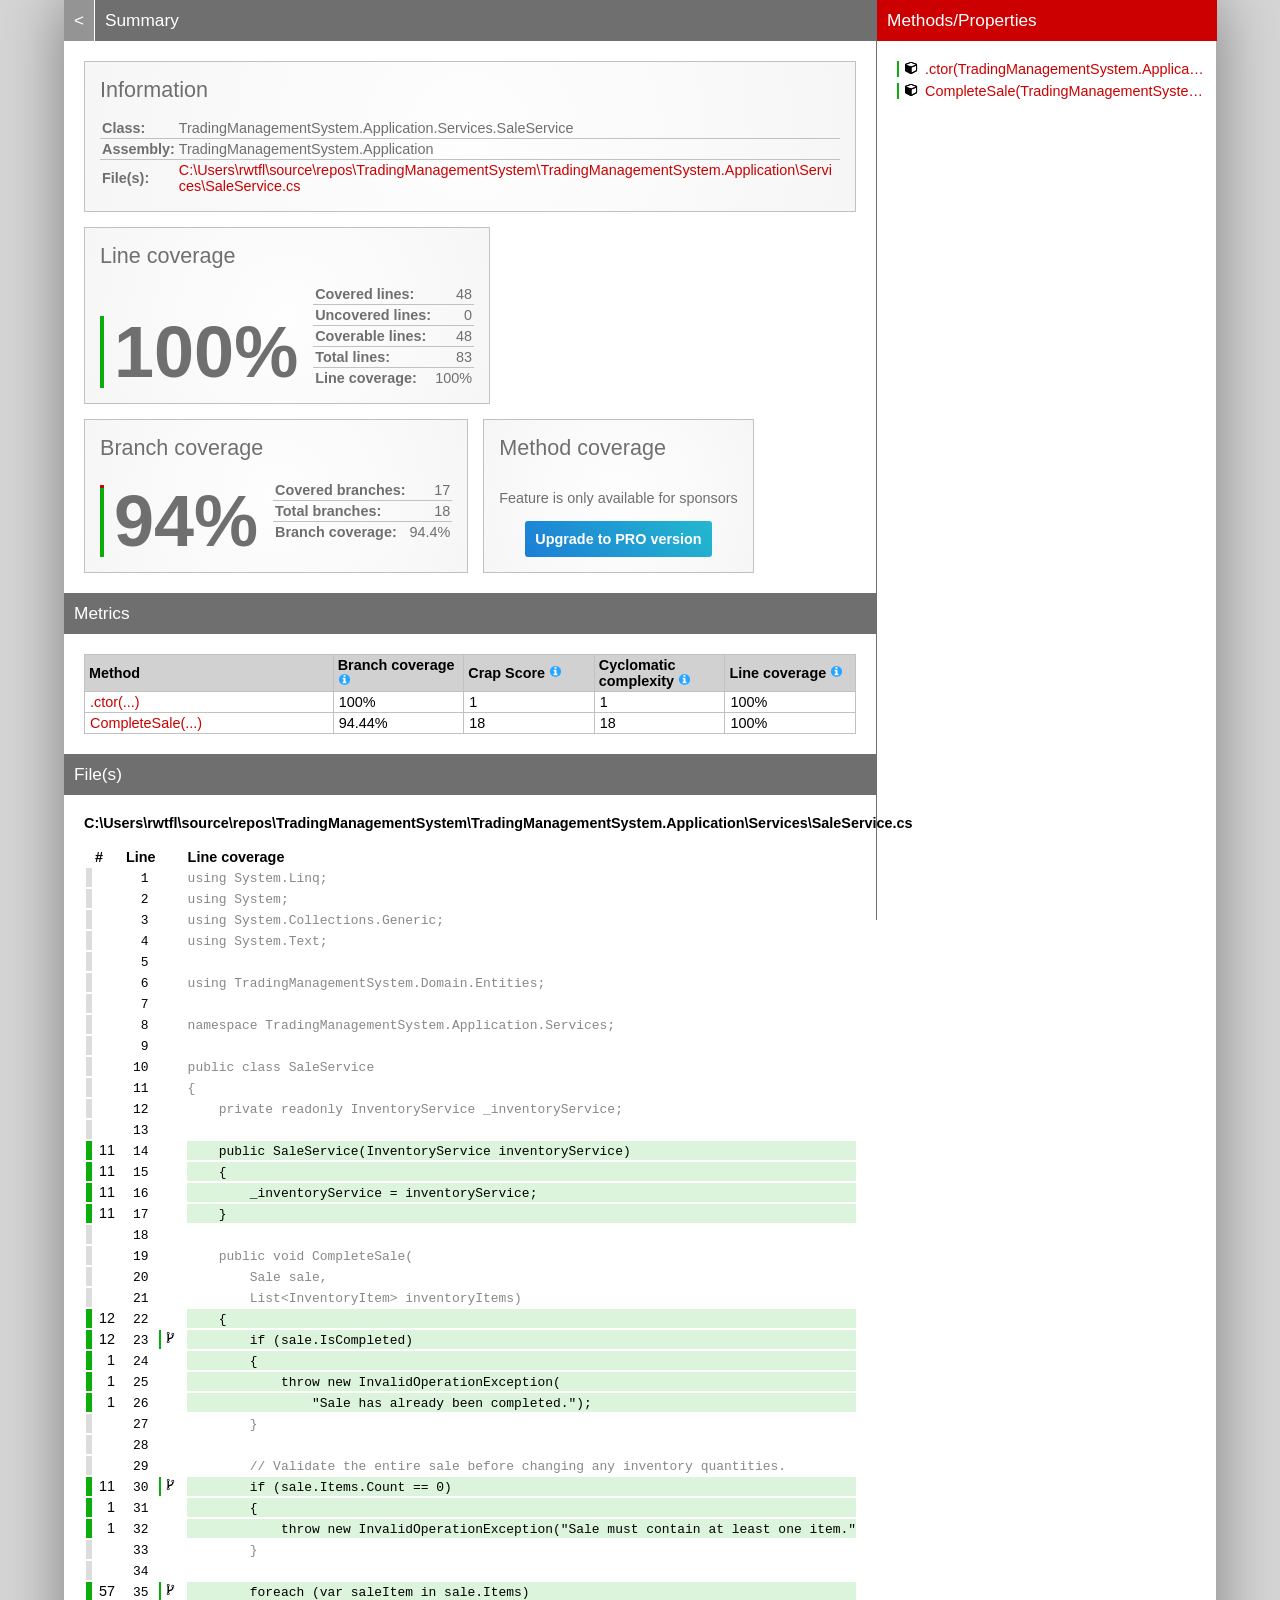
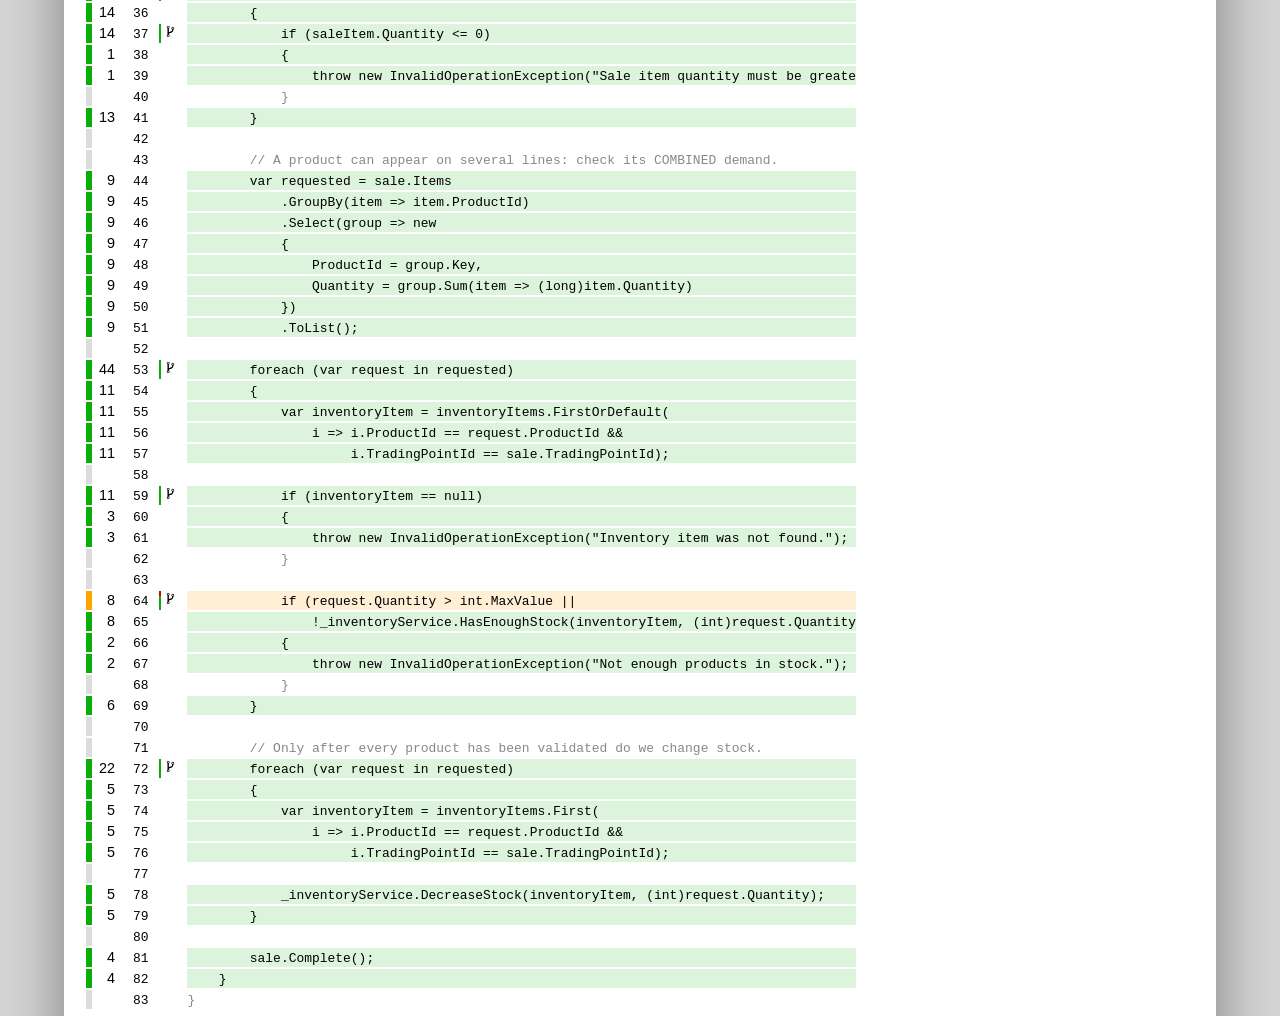
<file: CoverageReport/TradingManagementSystem.Application_SaleService.html>
<!DOCTYPE html>
<html>
<head>
<meta charset="utf-8" />
<meta name="viewport" content="width=device-width, initial-scale=1.0" />
<meta http-equiv="X-UA-Compatible" content="IE=EDGE,chrome=1" />
<link href="[data-uri]" rel="icon" type="image/x-icon" />
<title>TradingManagementSystem.Application.Services.SaleService - Coverage Report</title>
<link rel="stylesheet" type="text/css" href="report.css" />
</head><body><div class="container"><div class="containerleft">
<h1><a href="index.html" class="back">&lt;</a> Summary</h1>
<div class="card-group">
<div class="card">
<div class="card-header">Information</div>
<div class="card-body">
<div class="table">
<table>
<tr>
<th>Class:</th>
<td class="limit-width " title="TradingManagementSystem.Application.Services.SaleService">TradingManagementSystem.Application.Services.SaleService</td>
</tr>
<tr>
<th>Assembly:</th>
<td class="limit-width " title="TradingManagementSystem.Application">TradingManagementSystem.Application</td>
</tr>
<tr>
<th>File(s):</th>
<td class="overflow-wrap"><a href="#CUsersrwtflsourcereposTradingManagementSystemTradingManagementSystemApplicationServicesSaleServicecs" class="navigatetohash">C:\Users\rwtfl\source\repos\TradingManagementSystem\TradingManagementSystem.Application\Services\SaleService.cs</a></td>
</tr>
</table>
</div>
</div>
</div>
</div>
<div class="card-group">
<div class="card">
<div class="card-header">Line coverage</div>
<div class="card-body">
<div class="large cardpercentagebar cardpercentagebar0">100%</div>
<div class="table">
<table>
<tr>
<th>Covered lines:</th>
<td class="limit-width right" title="48">48</td>
</tr>
<tr>
<th>Uncovered lines:</th>
<td class="limit-width right" title="0">0</td>
</tr>
<tr>
<th>Coverable lines:</th>
<td class="limit-width right" title="48">48</td>
</tr>
<tr>
<th>Total lines:</th>
<td class="limit-width right" title="83">83</td>
</tr>
<tr>
<th>Line coverage:</th>
<td class="limit-width right" title="48 of 48">100%</td>
</tr>
</table>
</div>
</div>
</div>
<div class="card">
<div class="card-header">Branch coverage</div>
<div class="card-body">
<div class="large cardpercentagebar cardpercentagebar6">94%</div>
<div class="table">
<table>
<tr>
<th>Covered branches:</th>
<td class="limit-width right" title="17">17</td>
</tr>
<tr>
<th>Total branches:</th>
<td class="limit-width right" title="18">18</td>
</tr>
<tr>
<th>Branch coverage:</th>
<td class="limit-width right" title="17 of 18">94.4%</td>
</tr>
</table>
</div>
</div>
</div>
<div class="card">
<div class="card-header">Method coverage</div>
<div class="card-body">
<div class="center">
<p>Feature is only available for sponsors</p>
<a class="pro-button" href="https://reportgenerator.io/pro" target="_blank">Upgrade to PRO version</a>
</div>
</div>
</div>
</div>
<h1>Metrics</h1>
<div class="table-responsive">
<table class="overview table-fixed">
<colgroup>
<col class="column-min-200" />
<col class="column105" />
<col class="column105" />
<col class="column105" />
<col class="column105" />
</colgroup>
<thead><tr><th>Method</th><th>Branch coverage <a href="https://en.wikipedia.org/wiki/Code_coverage" target="_blank"><i class="icon-info-circled"></i></a></th><th>Crap Score <a href="https://googletesting.blogspot.de/2011/02/this-code-is-crap.html" target="_blank"><i class="icon-info-circled"></i></a></th><th>Cyclomatic complexity <a href="https://en.wikipedia.org/wiki/Cyclomatic_complexity" target="_blank"><i class="icon-info-circled"></i></a></th><th>Line coverage <a href="https://en.wikipedia.org/wiki/Code_coverage" target="_blank"><i class="icon-info-circled"></i></a></th></tr></thead>
<tbody>
<tr><td title=".ctor(TradingManagementSystem.Application.Services.InventoryService)"><a href="#file0_line14" class="navigatetohash">.ctor(...)</a></td><td>100%</td><td>1</td><td>1</td><td>100%</td></tr>
<tr><td title="CompleteSale(TradingManagementSystem.Domain.Entities.Sale,System.Collections.Generic.List`1&lt;TradingManagementSystem.Domain.Entities.InventoryItem&gt;)"><a href="#file0_line22" class="navigatetohash">CompleteSale(...)</a></td><td>94.44%</td><td>18</td><td>18</td><td>100%</td></tr>
</tbody>
</table>
</div>
<h1>File(s)</h1>
<h2 id="CUsersrwtflsourcereposTradingManagementSystemTradingManagementSystemApplicationServicesSaleServicecs">C:\Users\rwtfl\source\repos\TradingManagementSystem\TradingManagementSystem.Application\Services\SaleService.cs</h2>
<div class="table-responsive">
<table class="lineAnalysis">
<thead><tr><th></th><th>#</th><th>Line</th><th></th><th>Line coverage</th></tr></thead>
<tbody>
<tr class="" title="Not coverable" data-coverage="{'AllTestMethods': {'VC': '', 'LVS': 'gray'}}"><td class="gray">&nbsp;</td><td class="leftmargin rightmargin right"></td><td class="rightmargin right"><a id="file0_line1"></a><code>1</code></td><td></td><td class="lightgray"><code>using&nbsp;System.Linq;</code></td></tr>
<tr class="" title="Not coverable" data-coverage="{'AllTestMethods': {'VC': '', 'LVS': 'gray'}}"><td class="gray">&nbsp;</td><td class="leftmargin rightmargin right"></td><td class="rightmargin right"><a id="file0_line2"></a><code>2</code></td><td></td><td class="lightgray"><code>using&nbsp;System;</code></td></tr>
<tr class="" title="Not coverable" data-coverage="{'AllTestMethods': {'VC': '', 'LVS': 'gray'}}"><td class="gray">&nbsp;</td><td class="leftmargin rightmargin right"></td><td class="rightmargin right"><a id="file0_line3"></a><code>3</code></td><td></td><td class="lightgray"><code>using&nbsp;System.Collections.Generic;</code></td></tr>
<tr class="" title="Not coverable" data-coverage="{'AllTestMethods': {'VC': '', 'LVS': 'gray'}}"><td class="gray">&nbsp;</td><td class="leftmargin rightmargin right"></td><td class="rightmargin right"><a id="file0_line4"></a><code>4</code></td><td></td><td class="lightgray"><code>using&nbsp;System.Text;</code></td></tr>
<tr class="" title="Not coverable" data-coverage="{'AllTestMethods': {'VC': '', 'LVS': 'gray'}}"><td class="gray">&nbsp;</td><td class="leftmargin rightmargin right"></td><td class="rightmargin right"><a id="file0_line5"></a><code>5</code></td><td></td><td class="lightgray"><code></code></td></tr>
<tr class="" title="Not coverable" data-coverage="{'AllTestMethods': {'VC': '', 'LVS': 'gray'}}"><td class="gray">&nbsp;</td><td class="leftmargin rightmargin right"></td><td class="rightmargin right"><a id="file0_line6"></a><code>6</code></td><td></td><td class="lightgray"><code>using&nbsp;TradingManagementSystem.Domain.Entities;</code></td></tr>
<tr class="" title="Not coverable" data-coverage="{'AllTestMethods': {'VC': '', 'LVS': 'gray'}}"><td class="gray">&nbsp;</td><td class="leftmargin rightmargin right"></td><td class="rightmargin right"><a id="file0_line7"></a><code>7</code></td><td></td><td class="lightgray"><code></code></td></tr>
<tr class="" title="Not coverable" data-coverage="{'AllTestMethods': {'VC': '', 'LVS': 'gray'}}"><td class="gray">&nbsp;</td><td class="leftmargin rightmargin right"></td><td class="rightmargin right"><a id="file0_line8"></a><code>8</code></td><td></td><td class="lightgray"><code>namespace&nbsp;TradingManagementSystem.Application.Services;</code></td></tr>
<tr class="" title="Not coverable" data-coverage="{'AllTestMethods': {'VC': '', 'LVS': 'gray'}}"><td class="gray">&nbsp;</td><td class="leftmargin rightmargin right"></td><td class="rightmargin right"><a id="file0_line9"></a><code>9</code></td><td></td><td class="lightgray"><code></code></td></tr>
<tr class="" title="Not coverable" data-coverage="{'AllTestMethods': {'VC': '', 'LVS': 'gray'}}"><td class="gray">&nbsp;</td><td class="leftmargin rightmargin right"></td><td class="rightmargin right"><a id="file0_line10"></a><code>10</code></td><td></td><td class="lightgray"><code>public&nbsp;class&nbsp;SaleService</code></td></tr>
<tr class="" title="Not coverable" data-coverage="{'AllTestMethods': {'VC': '', 'LVS': 'gray'}}"><td class="gray">&nbsp;</td><td class="leftmargin rightmargin right"></td><td class="rightmargin right"><a id="file0_line11"></a><code>11</code></td><td></td><td class="lightgray"><code>{</code></td></tr>
<tr class="" title="Not coverable" data-coverage="{'AllTestMethods': {'VC': '', 'LVS': 'gray'}}"><td class="gray">&nbsp;</td><td class="leftmargin rightmargin right"></td><td class="rightmargin right"><a id="file0_line12"></a><code>12</code></td><td></td><td class="lightgray"><code>&nbsp;&nbsp;&nbsp;&nbsp;private&nbsp;readonly&nbsp;InventoryService&nbsp;_inventoryService;</code></td></tr>
<tr class="" title="Not coverable" data-coverage="{'AllTestMethods': {'VC': '', 'LVS': 'gray'}}"><td class="gray">&nbsp;</td><td class="leftmargin rightmargin right"></td><td class="rightmargin right"><a id="file0_line13"></a><code>13</code></td><td></td><td class="lightgray"><code></code></td></tr>
<tr class="coverableline" title="Covered (11 visits)" data-coverage="{'AllTestMethods': {'VC': '11', 'LVS': 'green'}}"><td class="green">&nbsp;</td><td class="leftmargin rightmargin right">11</td><td class="rightmargin right"><a id="file0_line14"></a><code>14</code></td><td></td><td class="lightgreen"><code>&nbsp;&nbsp;&nbsp;&nbsp;public&nbsp;SaleService(InventoryService&nbsp;inventoryService)</code></td></tr>
<tr class="coverableline" title="Covered (11 visits)" data-coverage="{'AllTestMethods': {'VC': '11', 'LVS': 'green'}}"><td class="green">&nbsp;</td><td class="leftmargin rightmargin right">11</td><td class="rightmargin right"><a id="file0_line15"></a><code>15</code></td><td></td><td class="lightgreen"><code>&nbsp;&nbsp;&nbsp;&nbsp;{</code></td></tr>
<tr class="coverableline" title="Covered (11 visits)" data-coverage="{'AllTestMethods': {'VC': '11', 'LVS': 'green'}}"><td class="green">&nbsp;</td><td class="leftmargin rightmargin right">11</td><td class="rightmargin right"><a id="file0_line16"></a><code>16</code></td><td></td><td class="lightgreen"><code>&nbsp;&nbsp;&nbsp;&nbsp;&nbsp;&nbsp;&nbsp;&nbsp;_inventoryService&nbsp;=&nbsp;inventoryService;</code></td></tr>
<tr class="coverableline" title="Covered (11 visits)" data-coverage="{'AllTestMethods': {'VC': '11', 'LVS': 'green'}}"><td class="green">&nbsp;</td><td class="leftmargin rightmargin right">11</td><td class="rightmargin right"><a id="file0_line17"></a><code>17</code></td><td></td><td class="lightgreen"><code>&nbsp;&nbsp;&nbsp;&nbsp;}</code></td></tr>
<tr class="" title="Not coverable" data-coverage="{'AllTestMethods': {'VC': '', 'LVS': 'gray'}}"><td class="gray">&nbsp;</td><td class="leftmargin rightmargin right"></td><td class="rightmargin right"><a id="file0_line18"></a><code>18</code></td><td></td><td class="lightgray"><code></code></td></tr>
<tr class="" title="Not coverable" data-coverage="{'AllTestMethods': {'VC': '', 'LVS': 'gray'}}"><td class="gray">&nbsp;</td><td class="leftmargin rightmargin right"></td><td class="rightmargin right"><a id="file0_line19"></a><code>19</code></td><td></td><td class="lightgray"><code>&nbsp;&nbsp;&nbsp;&nbsp;public&nbsp;void&nbsp;CompleteSale(</code></td></tr>
<tr class="" title="Not coverable" data-coverage="{'AllTestMethods': {'VC': '', 'LVS': 'gray'}}"><td class="gray">&nbsp;</td><td class="leftmargin rightmargin right"></td><td class="rightmargin right"><a id="file0_line20"></a><code>20</code></td><td></td><td class="lightgray"><code>&nbsp;&nbsp;&nbsp;&nbsp;&nbsp;&nbsp;&nbsp;&nbsp;Sale&nbsp;sale,</code></td></tr>
<tr class="" title="Not coverable" data-coverage="{'AllTestMethods': {'VC': '', 'LVS': 'gray'}}"><td class="gray">&nbsp;</td><td class="leftmargin rightmargin right"></td><td class="rightmargin right"><a id="file0_line21"></a><code>21</code></td><td></td><td class="lightgray"><code>&nbsp;&nbsp;&nbsp;&nbsp;&nbsp;&nbsp;&nbsp;&nbsp;List&lt;InventoryItem&gt;&nbsp;inventoryItems)</code></td></tr>
<tr class="coverableline" title="Covered (12 visits)" data-coverage="{'AllTestMethods': {'VC': '12', 'LVS': 'green'}}"><td class="green">&nbsp;</td><td class="leftmargin rightmargin right">12</td><td class="rightmargin right"><a id="file0_line22"></a><code>22</code></td><td></td><td class="lightgreen"><code>&nbsp;&nbsp;&nbsp;&nbsp;{</code></td></tr>
<tr class="coverableline" title="Covered (12 visits, 2 of 2 branches are covered)" data-coverage="{'AllTestMethods': {'VC': '12', 'LVS': 'green'}}"><td class="green">&nbsp;</td><td class="leftmargin rightmargin right">12</td><td class="rightmargin right"><a id="file0_line23"></a><code>23</code></td><td class="percentagebar percentagebar100"><i class="icon-fork"></i></td><td class="lightgreen"><code>&nbsp;&nbsp;&nbsp;&nbsp;&nbsp;&nbsp;&nbsp;&nbsp;if&nbsp;(sale.IsCompleted)</code></td></tr>
<tr class="coverableline" title="Covered (1 visits)" data-coverage="{'AllTestMethods': {'VC': '1', 'LVS': 'green'}}"><td class="green">&nbsp;</td><td class="leftmargin rightmargin right">1</td><td class="rightmargin right"><a id="file0_line24"></a><code>24</code></td><td></td><td class="lightgreen"><code>&nbsp;&nbsp;&nbsp;&nbsp;&nbsp;&nbsp;&nbsp;&nbsp;{</code></td></tr>
<tr class="coverableline" title="Covered (1 visits)" data-coverage="{'AllTestMethods': {'VC': '1', 'LVS': 'green'}}"><td class="green">&nbsp;</td><td class="leftmargin rightmargin right">1</td><td class="rightmargin right"><a id="file0_line25"></a><code>25</code></td><td></td><td class="lightgreen"><code>&nbsp;&nbsp;&nbsp;&nbsp;&nbsp;&nbsp;&nbsp;&nbsp;&nbsp;&nbsp;&nbsp;&nbsp;throw&nbsp;new&nbsp;InvalidOperationException(</code></td></tr>
<tr class="coverableline" title="Covered (1 visits)" data-coverage="{'AllTestMethods': {'VC': '1', 'LVS': 'green'}}"><td class="green">&nbsp;</td><td class="leftmargin rightmargin right">1</td><td class="rightmargin right"><a id="file0_line26"></a><code>26</code></td><td></td><td class="lightgreen"><code>&nbsp;&nbsp;&nbsp;&nbsp;&nbsp;&nbsp;&nbsp;&nbsp;&nbsp;&nbsp;&nbsp;&nbsp;&nbsp;&nbsp;&nbsp;&nbsp;&quot;Sale&nbsp;has&nbsp;already&nbsp;been&nbsp;completed.&quot;);</code></td></tr>
<tr class="" title="Not coverable" data-coverage="{'AllTestMethods': {'VC': '', 'LVS': 'gray'}}"><td class="gray">&nbsp;</td><td class="leftmargin rightmargin right"></td><td class="rightmargin right"><a id="file0_line27"></a><code>27</code></td><td></td><td class="lightgray"><code>&nbsp;&nbsp;&nbsp;&nbsp;&nbsp;&nbsp;&nbsp;&nbsp;}</code></td></tr>
<tr class="" title="Not coverable" data-coverage="{'AllTestMethods': {'VC': '', 'LVS': 'gray'}}"><td class="gray">&nbsp;</td><td class="leftmargin rightmargin right"></td><td class="rightmargin right"><a id="file0_line28"></a><code>28</code></td><td></td><td class="lightgray"><code></code></td></tr>
<tr class="" title="Not coverable" data-coverage="{'AllTestMethods': {'VC': '', 'LVS': 'gray'}}"><td class="gray">&nbsp;</td><td class="leftmargin rightmargin right"></td><td class="rightmargin right"><a id="file0_line29"></a><code>29</code></td><td></td><td class="lightgray"><code>&nbsp;&nbsp;&nbsp;&nbsp;&nbsp;&nbsp;&nbsp;&nbsp;//&nbsp;Validate&nbsp;the&nbsp;entire&nbsp;sale&nbsp;before&nbsp;changing&nbsp;any&nbsp;inventory&nbsp;quantities.</code></td></tr>
<tr class="coverableline" title="Covered (11 visits, 2 of 2 branches are covered)" data-coverage="{'AllTestMethods': {'VC': '11', 'LVS': 'green'}}"><td class="green">&nbsp;</td><td class="leftmargin rightmargin right">11</td><td class="rightmargin right"><a id="file0_line30"></a><code>30</code></td><td class="percentagebar percentagebar100"><i class="icon-fork"></i></td><td class="lightgreen"><code>&nbsp;&nbsp;&nbsp;&nbsp;&nbsp;&nbsp;&nbsp;&nbsp;if&nbsp;(sale.Items.Count&nbsp;==&nbsp;0)</code></td></tr>
<tr class="coverableline" title="Covered (1 visits)" data-coverage="{'AllTestMethods': {'VC': '1', 'LVS': 'green'}}"><td class="green">&nbsp;</td><td class="leftmargin rightmargin right">1</td><td class="rightmargin right"><a id="file0_line31"></a><code>31</code></td><td></td><td class="lightgreen"><code>&nbsp;&nbsp;&nbsp;&nbsp;&nbsp;&nbsp;&nbsp;&nbsp;{</code></td></tr>
<tr class="coverableline" title="Covered (1 visits)" data-coverage="{'AllTestMethods': {'VC': '1', 'LVS': 'green'}}"><td class="green">&nbsp;</td><td class="leftmargin rightmargin right">1</td><td class="rightmargin right"><a id="file0_line32"></a><code>32</code></td><td></td><td class="lightgreen"><code>&nbsp;&nbsp;&nbsp;&nbsp;&nbsp;&nbsp;&nbsp;&nbsp;&nbsp;&nbsp;&nbsp;&nbsp;throw&nbsp;new&nbsp;InvalidOperationException(&quot;Sale&nbsp;must&nbsp;contain&nbsp;at&nbsp;least&nbsp;one&nbsp;item.&quot;);</code></td></tr>
<tr class="" title="Not coverable" data-coverage="{'AllTestMethods': {'VC': '', 'LVS': 'gray'}}"><td class="gray">&nbsp;</td><td class="leftmargin rightmargin right"></td><td class="rightmargin right"><a id="file0_line33"></a><code>33</code></td><td></td><td class="lightgray"><code>&nbsp;&nbsp;&nbsp;&nbsp;&nbsp;&nbsp;&nbsp;&nbsp;}</code></td></tr>
<tr class="" title="Not coverable" data-coverage="{'AllTestMethods': {'VC': '', 'LVS': 'gray'}}"><td class="gray">&nbsp;</td><td class="leftmargin rightmargin right"></td><td class="rightmargin right"><a id="file0_line34"></a><code>34</code></td><td></td><td class="lightgray"><code></code></td></tr>
<tr class="coverableline" title="Covered (57 visits, 2 of 2 branches are covered)" data-coverage="{'AllTestMethods': {'VC': '57', 'LVS': 'green'}}"><td class="green">&nbsp;</td><td class="leftmargin rightmargin right">57</td><td class="rightmargin right"><a id="file0_line35"></a><code>35</code></td><td class="percentagebar percentagebar100"><i class="icon-fork"></i></td><td class="lightgreen"><code>&nbsp;&nbsp;&nbsp;&nbsp;&nbsp;&nbsp;&nbsp;&nbsp;foreach&nbsp;(var&nbsp;saleItem&nbsp;in&nbsp;sale.Items)</code></td></tr>
<tr class="coverableline" title="Covered (14 visits)" data-coverage="{'AllTestMethods': {'VC': '14', 'LVS': 'green'}}"><td class="green">&nbsp;</td><td class="leftmargin rightmargin right">14</td><td class="rightmargin right"><a id="file0_line36"></a><code>36</code></td><td></td><td class="lightgreen"><code>&nbsp;&nbsp;&nbsp;&nbsp;&nbsp;&nbsp;&nbsp;&nbsp;{</code></td></tr>
<tr class="coverableline" title="Covered (14 visits, 2 of 2 branches are covered)" data-coverage="{'AllTestMethods': {'VC': '14', 'LVS': 'green'}}"><td class="green">&nbsp;</td><td class="leftmargin rightmargin right">14</td><td class="rightmargin right"><a id="file0_line37"></a><code>37</code></td><td class="percentagebar percentagebar100"><i class="icon-fork"></i></td><td class="lightgreen"><code>&nbsp;&nbsp;&nbsp;&nbsp;&nbsp;&nbsp;&nbsp;&nbsp;&nbsp;&nbsp;&nbsp;&nbsp;if&nbsp;(saleItem.Quantity&nbsp;&lt;=&nbsp;0)</code></td></tr>
<tr class="coverableline" title="Covered (1 visits)" data-coverage="{'AllTestMethods': {'VC': '1', 'LVS': 'green'}}"><td class="green">&nbsp;</td><td class="leftmargin rightmargin right">1</td><td class="rightmargin right"><a id="file0_line38"></a><code>38</code></td><td></td><td class="lightgreen"><code>&nbsp;&nbsp;&nbsp;&nbsp;&nbsp;&nbsp;&nbsp;&nbsp;&nbsp;&nbsp;&nbsp;&nbsp;{</code></td></tr>
<tr class="coverableline" title="Covered (1 visits)" data-coverage="{'AllTestMethods': {'VC': '1', 'LVS': 'green'}}"><td class="green">&nbsp;</td><td class="leftmargin rightmargin right">1</td><td class="rightmargin right"><a id="file0_line39"></a><code>39</code></td><td></td><td class="lightgreen"><code>&nbsp;&nbsp;&nbsp;&nbsp;&nbsp;&nbsp;&nbsp;&nbsp;&nbsp;&nbsp;&nbsp;&nbsp;&nbsp;&nbsp;&nbsp;&nbsp;throw&nbsp;new&nbsp;InvalidOperationException(&quot;Sale&nbsp;item&nbsp;quantity&nbsp;must&nbsp;be&nbsp;greater&nbsp;than&nbsp;zero.&quot;);</code></td></tr>
<tr class="" title="Not coverable" data-coverage="{'AllTestMethods': {'VC': '', 'LVS': 'gray'}}"><td class="gray">&nbsp;</td><td class="leftmargin rightmargin right"></td><td class="rightmargin right"><a id="file0_line40"></a><code>40</code></td><td></td><td class="lightgray"><code>&nbsp;&nbsp;&nbsp;&nbsp;&nbsp;&nbsp;&nbsp;&nbsp;&nbsp;&nbsp;&nbsp;&nbsp;}</code></td></tr>
<tr class="coverableline" title="Covered (13 visits)" data-coverage="{'AllTestMethods': {'VC': '13', 'LVS': 'green'}}"><td class="green">&nbsp;</td><td class="leftmargin rightmargin right">13</td><td class="rightmargin right"><a id="file0_line41"></a><code>41</code></td><td></td><td class="lightgreen"><code>&nbsp;&nbsp;&nbsp;&nbsp;&nbsp;&nbsp;&nbsp;&nbsp;}</code></td></tr>
<tr class="" title="Not coverable" data-coverage="{'AllTestMethods': {'VC': '', 'LVS': 'gray'}}"><td class="gray">&nbsp;</td><td class="leftmargin rightmargin right"></td><td class="rightmargin right"><a id="file0_line42"></a><code>42</code></td><td></td><td class="lightgray"><code></code></td></tr>
<tr class="" title="Not coverable" data-coverage="{'AllTestMethods': {'VC': '', 'LVS': 'gray'}}"><td class="gray">&nbsp;</td><td class="leftmargin rightmargin right"></td><td class="rightmargin right"><a id="file0_line43"></a><code>43</code></td><td></td><td class="lightgray"><code>&nbsp;&nbsp;&nbsp;&nbsp;&nbsp;&nbsp;&nbsp;&nbsp;//&nbsp;A&nbsp;product&nbsp;can&nbsp;appear&nbsp;on&nbsp;several&nbsp;lines:&nbsp;check&nbsp;its&nbsp;COMBINED&nbsp;demand.</code></td></tr>
<tr class="coverableline" title="Covered (9 visits)" data-coverage="{'AllTestMethods': {'VC': '9', 'LVS': 'green'}}"><td class="green">&nbsp;</td><td class="leftmargin rightmargin right">9</td><td class="rightmargin right"><a id="file0_line44"></a><code>44</code></td><td></td><td class="lightgreen"><code>&nbsp;&nbsp;&nbsp;&nbsp;&nbsp;&nbsp;&nbsp;&nbsp;var&nbsp;requested&nbsp;=&nbsp;sale.Items</code></td></tr>
<tr class="coverableline" title="Covered (9 visits)" data-coverage="{'AllTestMethods': {'VC': '9', 'LVS': 'green'}}"><td class="green">&nbsp;</td><td class="leftmargin rightmargin right">9</td><td class="rightmargin right"><a id="file0_line45"></a><code>45</code></td><td></td><td class="lightgreen"><code>&nbsp;&nbsp;&nbsp;&nbsp;&nbsp;&nbsp;&nbsp;&nbsp;&nbsp;&nbsp;&nbsp;&nbsp;.GroupBy(item&nbsp;=&gt;&nbsp;item.ProductId)</code></td></tr>
<tr class="coverableline" title="Covered (9 visits)" data-coverage="{'AllTestMethods': {'VC': '9', 'LVS': 'green'}}"><td class="green">&nbsp;</td><td class="leftmargin rightmargin right">9</td><td class="rightmargin right"><a id="file0_line46"></a><code>46</code></td><td></td><td class="lightgreen"><code>&nbsp;&nbsp;&nbsp;&nbsp;&nbsp;&nbsp;&nbsp;&nbsp;&nbsp;&nbsp;&nbsp;&nbsp;.Select(group&nbsp;=&gt;&nbsp;new</code></td></tr>
<tr class="coverableline" title="Covered (9 visits)" data-coverage="{'AllTestMethods': {'VC': '9', 'LVS': 'green'}}"><td class="green">&nbsp;</td><td class="leftmargin rightmargin right">9</td><td class="rightmargin right"><a id="file0_line47"></a><code>47</code></td><td></td><td class="lightgreen"><code>&nbsp;&nbsp;&nbsp;&nbsp;&nbsp;&nbsp;&nbsp;&nbsp;&nbsp;&nbsp;&nbsp;&nbsp;{</code></td></tr>
<tr class="coverableline" title="Covered (9 visits)" data-coverage="{'AllTestMethods': {'VC': '9', 'LVS': 'green'}}"><td class="green">&nbsp;</td><td class="leftmargin rightmargin right">9</td><td class="rightmargin right"><a id="file0_line48"></a><code>48</code></td><td></td><td class="lightgreen"><code>&nbsp;&nbsp;&nbsp;&nbsp;&nbsp;&nbsp;&nbsp;&nbsp;&nbsp;&nbsp;&nbsp;&nbsp;&nbsp;&nbsp;&nbsp;&nbsp;ProductId&nbsp;=&nbsp;group.Key,</code></td></tr>
<tr class="coverableline" title="Covered (9 visits)" data-coverage="{'AllTestMethods': {'VC': '9', 'LVS': 'green'}}"><td class="green">&nbsp;</td><td class="leftmargin rightmargin right">9</td><td class="rightmargin right"><a id="file0_line49"></a><code>49</code></td><td></td><td class="lightgreen"><code>&nbsp;&nbsp;&nbsp;&nbsp;&nbsp;&nbsp;&nbsp;&nbsp;&nbsp;&nbsp;&nbsp;&nbsp;&nbsp;&nbsp;&nbsp;&nbsp;Quantity&nbsp;=&nbsp;group.Sum(item&nbsp;=&gt;&nbsp;(long)item.Quantity)</code></td></tr>
<tr class="coverableline" title="Covered (9 visits)" data-coverage="{'AllTestMethods': {'VC': '9', 'LVS': 'green'}}"><td class="green">&nbsp;</td><td class="leftmargin rightmargin right">9</td><td class="rightmargin right"><a id="file0_line50"></a><code>50</code></td><td></td><td class="lightgreen"><code>&nbsp;&nbsp;&nbsp;&nbsp;&nbsp;&nbsp;&nbsp;&nbsp;&nbsp;&nbsp;&nbsp;&nbsp;})</code></td></tr>
<tr class="coverableline" title="Covered (9 visits)" data-coverage="{'AllTestMethods': {'VC': '9', 'LVS': 'green'}}"><td class="green">&nbsp;</td><td class="leftmargin rightmargin right">9</td><td class="rightmargin right"><a id="file0_line51"></a><code>51</code></td><td></td><td class="lightgreen"><code>&nbsp;&nbsp;&nbsp;&nbsp;&nbsp;&nbsp;&nbsp;&nbsp;&nbsp;&nbsp;&nbsp;&nbsp;.ToList();</code></td></tr>
<tr class="" title="Not coverable" data-coverage="{'AllTestMethods': {'VC': '', 'LVS': 'gray'}}"><td class="gray">&nbsp;</td><td class="leftmargin rightmargin right"></td><td class="rightmargin right"><a id="file0_line52"></a><code>52</code></td><td></td><td class="lightgray"><code></code></td></tr>
<tr class="coverableline" title="Covered (44 visits, 2 of 2 branches are covered)" data-coverage="{'AllTestMethods': {'VC': '44', 'LVS': 'green'}}"><td class="green">&nbsp;</td><td class="leftmargin rightmargin right">44</td><td class="rightmargin right"><a id="file0_line53"></a><code>53</code></td><td class="percentagebar percentagebar100"><i class="icon-fork"></i></td><td class="lightgreen"><code>&nbsp;&nbsp;&nbsp;&nbsp;&nbsp;&nbsp;&nbsp;&nbsp;foreach&nbsp;(var&nbsp;request&nbsp;in&nbsp;requested)</code></td></tr>
<tr class="coverableline" title="Covered (11 visits)" data-coverage="{'AllTestMethods': {'VC': '11', 'LVS': 'green'}}"><td class="green">&nbsp;</td><td class="leftmargin rightmargin right">11</td><td class="rightmargin right"><a id="file0_line54"></a><code>54</code></td><td></td><td class="lightgreen"><code>&nbsp;&nbsp;&nbsp;&nbsp;&nbsp;&nbsp;&nbsp;&nbsp;{</code></td></tr>
<tr class="coverableline" title="Covered (11 visits)" data-coverage="{'AllTestMethods': {'VC': '11', 'LVS': 'green'}}"><td class="green">&nbsp;</td><td class="leftmargin rightmargin right">11</td><td class="rightmargin right"><a id="file0_line55"></a><code>55</code></td><td></td><td class="lightgreen"><code>&nbsp;&nbsp;&nbsp;&nbsp;&nbsp;&nbsp;&nbsp;&nbsp;&nbsp;&nbsp;&nbsp;&nbsp;var&nbsp;inventoryItem&nbsp;=&nbsp;inventoryItems.FirstOrDefault(</code></td></tr>
<tr class="coverableline" title="Covered (11 visits)" data-coverage="{'AllTestMethods': {'VC': '11', 'LVS': 'green'}}"><td class="green">&nbsp;</td><td class="leftmargin rightmargin right">11</td><td class="rightmargin right"><a id="file0_line56"></a><code>56</code></td><td></td><td class="lightgreen"><code>&nbsp;&nbsp;&nbsp;&nbsp;&nbsp;&nbsp;&nbsp;&nbsp;&nbsp;&nbsp;&nbsp;&nbsp;&nbsp;&nbsp;&nbsp;&nbsp;i&nbsp;=&gt;&nbsp;i.ProductId&nbsp;==&nbsp;request.ProductId&nbsp;&amp;&amp;</code></td></tr>
<tr class="coverableline" title="Covered (11 visits)" data-coverage="{'AllTestMethods': {'VC': '11', 'LVS': 'green'}}"><td class="green">&nbsp;</td><td class="leftmargin rightmargin right">11</td><td class="rightmargin right"><a id="file0_line57"></a><code>57</code></td><td></td><td class="lightgreen"><code>&nbsp;&nbsp;&nbsp;&nbsp;&nbsp;&nbsp;&nbsp;&nbsp;&nbsp;&nbsp;&nbsp;&nbsp;&nbsp;&nbsp;&nbsp;&nbsp;&nbsp;&nbsp;&nbsp;&nbsp;&nbsp;i.TradingPointId&nbsp;==&nbsp;sale.TradingPointId);</code></td></tr>
<tr class="" title="Not coverable" data-coverage="{'AllTestMethods': {'VC': '', 'LVS': 'gray'}}"><td class="gray">&nbsp;</td><td class="leftmargin rightmargin right"></td><td class="rightmargin right"><a id="file0_line58"></a><code>58</code></td><td></td><td class="lightgray"><code></code></td></tr>
<tr class="coverableline" title="Covered (11 visits, 2 of 2 branches are covered)" data-coverage="{'AllTestMethods': {'VC': '11', 'LVS': 'green'}}"><td class="green">&nbsp;</td><td class="leftmargin rightmargin right">11</td><td class="rightmargin right"><a id="file0_line59"></a><code>59</code></td><td class="percentagebar percentagebar100"><i class="icon-fork"></i></td><td class="lightgreen"><code>&nbsp;&nbsp;&nbsp;&nbsp;&nbsp;&nbsp;&nbsp;&nbsp;&nbsp;&nbsp;&nbsp;&nbsp;if&nbsp;(inventoryItem&nbsp;==&nbsp;null)</code></td></tr>
<tr class="coverableline" title="Covered (3 visits)" data-coverage="{'AllTestMethods': {'VC': '3', 'LVS': 'green'}}"><td class="green">&nbsp;</td><td class="leftmargin rightmargin right">3</td><td class="rightmargin right"><a id="file0_line60"></a><code>60</code></td><td></td><td class="lightgreen"><code>&nbsp;&nbsp;&nbsp;&nbsp;&nbsp;&nbsp;&nbsp;&nbsp;&nbsp;&nbsp;&nbsp;&nbsp;{</code></td></tr>
<tr class="coverableline" title="Covered (3 visits)" data-coverage="{'AllTestMethods': {'VC': '3', 'LVS': 'green'}}"><td class="green">&nbsp;</td><td class="leftmargin rightmargin right">3</td><td class="rightmargin right"><a id="file0_line61"></a><code>61</code></td><td></td><td class="lightgreen"><code>&nbsp;&nbsp;&nbsp;&nbsp;&nbsp;&nbsp;&nbsp;&nbsp;&nbsp;&nbsp;&nbsp;&nbsp;&nbsp;&nbsp;&nbsp;&nbsp;throw&nbsp;new&nbsp;InvalidOperationException(&quot;Inventory&nbsp;item&nbsp;was&nbsp;not&nbsp;found.&quot;);</code></td></tr>
<tr class="" title="Not coverable" data-coverage="{'AllTestMethods': {'VC': '', 'LVS': 'gray'}}"><td class="gray">&nbsp;</td><td class="leftmargin rightmargin right"></td><td class="rightmargin right"><a id="file0_line62"></a><code>62</code></td><td></td><td class="lightgray"><code>&nbsp;&nbsp;&nbsp;&nbsp;&nbsp;&nbsp;&nbsp;&nbsp;&nbsp;&nbsp;&nbsp;&nbsp;}</code></td></tr>
<tr class="" title="Not coverable" data-coverage="{'AllTestMethods': {'VC': '', 'LVS': 'gray'}}"><td class="gray">&nbsp;</td><td class="leftmargin rightmargin right"></td><td class="rightmargin right"><a id="file0_line63"></a><code>63</code></td><td></td><td class="lightgray"><code></code></td></tr>
<tr class="coverableline" title="Partially covered (8 visits, 3 of 4 branches are covered)" data-coverage="{'AllTestMethods': {'VC': '8', 'LVS': 'orange'}}"><td class="orange">&nbsp;</td><td class="leftmargin rightmargin right">8</td><td class="rightmargin right"><a id="file0_line64"></a><code>64</code></td><td class="percentagebar percentagebar70"><i class="icon-fork"></i></td><td class="lightorange"><code>&nbsp;&nbsp;&nbsp;&nbsp;&nbsp;&nbsp;&nbsp;&nbsp;&nbsp;&nbsp;&nbsp;&nbsp;if&nbsp;(request.Quantity&nbsp;&gt;&nbsp;int.MaxValue&nbsp;||</code></td></tr>
<tr class="coverableline" title="Covered (8 visits)" data-coverage="{'AllTestMethods': {'VC': '8', 'LVS': 'green'}}"><td class="green">&nbsp;</td><td class="leftmargin rightmargin right">8</td><td class="rightmargin right"><a id="file0_line65"></a><code>65</code></td><td></td><td class="lightgreen"><code>&nbsp;&nbsp;&nbsp;&nbsp;&nbsp;&nbsp;&nbsp;&nbsp;&nbsp;&nbsp;&nbsp;&nbsp;&nbsp;&nbsp;&nbsp;&nbsp;!_inventoryService.HasEnoughStock(inventoryItem,&nbsp;(int)request.Quantity))</code></td></tr>
<tr class="coverableline" title="Covered (2 visits)" data-coverage="{'AllTestMethods': {'VC': '2', 'LVS': 'green'}}"><td class="green">&nbsp;</td><td class="leftmargin rightmargin right">2</td><td class="rightmargin right"><a id="file0_line66"></a><code>66</code></td><td></td><td class="lightgreen"><code>&nbsp;&nbsp;&nbsp;&nbsp;&nbsp;&nbsp;&nbsp;&nbsp;&nbsp;&nbsp;&nbsp;&nbsp;{</code></td></tr>
<tr class="coverableline" title="Covered (2 visits)" data-coverage="{'AllTestMethods': {'VC': '2', 'LVS': 'green'}}"><td class="green">&nbsp;</td><td class="leftmargin rightmargin right">2</td><td class="rightmargin right"><a id="file0_line67"></a><code>67</code></td><td></td><td class="lightgreen"><code>&nbsp;&nbsp;&nbsp;&nbsp;&nbsp;&nbsp;&nbsp;&nbsp;&nbsp;&nbsp;&nbsp;&nbsp;&nbsp;&nbsp;&nbsp;&nbsp;throw&nbsp;new&nbsp;InvalidOperationException(&quot;Not&nbsp;enough&nbsp;products&nbsp;in&nbsp;stock.&quot;);</code></td></tr>
<tr class="" title="Not coverable" data-coverage="{'AllTestMethods': {'VC': '', 'LVS': 'gray'}}"><td class="gray">&nbsp;</td><td class="leftmargin rightmargin right"></td><td class="rightmargin right"><a id="file0_line68"></a><code>68</code></td><td></td><td class="lightgray"><code>&nbsp;&nbsp;&nbsp;&nbsp;&nbsp;&nbsp;&nbsp;&nbsp;&nbsp;&nbsp;&nbsp;&nbsp;}</code></td></tr>
<tr class="coverableline" title="Covered (6 visits)" data-coverage="{'AllTestMethods': {'VC': '6', 'LVS': 'green'}}"><td class="green">&nbsp;</td><td class="leftmargin rightmargin right">6</td><td class="rightmargin right"><a id="file0_line69"></a><code>69</code></td><td></td><td class="lightgreen"><code>&nbsp;&nbsp;&nbsp;&nbsp;&nbsp;&nbsp;&nbsp;&nbsp;}</code></td></tr>
<tr class="" title="Not coverable" data-coverage="{'AllTestMethods': {'VC': '', 'LVS': 'gray'}}"><td class="gray">&nbsp;</td><td class="leftmargin rightmargin right"></td><td class="rightmargin right"><a id="file0_line70"></a><code>70</code></td><td></td><td class="lightgray"><code></code></td></tr>
<tr class="" title="Not coverable" data-coverage="{'AllTestMethods': {'VC': '', 'LVS': 'gray'}}"><td class="gray">&nbsp;</td><td class="leftmargin rightmargin right"></td><td class="rightmargin right"><a id="file0_line71"></a><code>71</code></td><td></td><td class="lightgray"><code>&nbsp;&nbsp;&nbsp;&nbsp;&nbsp;&nbsp;&nbsp;&nbsp;//&nbsp;Only&nbsp;after&nbsp;every&nbsp;product&nbsp;has&nbsp;been&nbsp;validated&nbsp;do&nbsp;we&nbsp;change&nbsp;stock.</code></td></tr>
<tr class="coverableline" title="Covered (22 visits, 2 of 2 branches are covered)" data-coverage="{'AllTestMethods': {'VC': '22', 'LVS': 'green'}}"><td class="green">&nbsp;</td><td class="leftmargin rightmargin right">22</td><td class="rightmargin right"><a id="file0_line72"></a><code>72</code></td><td class="percentagebar percentagebar100"><i class="icon-fork"></i></td><td class="lightgreen"><code>&nbsp;&nbsp;&nbsp;&nbsp;&nbsp;&nbsp;&nbsp;&nbsp;foreach&nbsp;(var&nbsp;request&nbsp;in&nbsp;requested)</code></td></tr>
<tr class="coverableline" title="Covered (5 visits)" data-coverage="{'AllTestMethods': {'VC': '5', 'LVS': 'green'}}"><td class="green">&nbsp;</td><td class="leftmargin rightmargin right">5</td><td class="rightmargin right"><a id="file0_line73"></a><code>73</code></td><td></td><td class="lightgreen"><code>&nbsp;&nbsp;&nbsp;&nbsp;&nbsp;&nbsp;&nbsp;&nbsp;{</code></td></tr>
<tr class="coverableline" title="Covered (5 visits)" data-coverage="{'AllTestMethods': {'VC': '5', 'LVS': 'green'}}"><td class="green">&nbsp;</td><td class="leftmargin rightmargin right">5</td><td class="rightmargin right"><a id="file0_line74"></a><code>74</code></td><td></td><td class="lightgreen"><code>&nbsp;&nbsp;&nbsp;&nbsp;&nbsp;&nbsp;&nbsp;&nbsp;&nbsp;&nbsp;&nbsp;&nbsp;var&nbsp;inventoryItem&nbsp;=&nbsp;inventoryItems.First(</code></td></tr>
<tr class="coverableline" title="Covered (5 visits)" data-coverage="{'AllTestMethods': {'VC': '5', 'LVS': 'green'}}"><td class="green">&nbsp;</td><td class="leftmargin rightmargin right">5</td><td class="rightmargin right"><a id="file0_line75"></a><code>75</code></td><td></td><td class="lightgreen"><code>&nbsp;&nbsp;&nbsp;&nbsp;&nbsp;&nbsp;&nbsp;&nbsp;&nbsp;&nbsp;&nbsp;&nbsp;&nbsp;&nbsp;&nbsp;&nbsp;i&nbsp;=&gt;&nbsp;i.ProductId&nbsp;==&nbsp;request.ProductId&nbsp;&amp;&amp;</code></td></tr>
<tr class="coverableline" title="Covered (5 visits)" data-coverage="{'AllTestMethods': {'VC': '5', 'LVS': 'green'}}"><td class="green">&nbsp;</td><td class="leftmargin rightmargin right">5</td><td class="rightmargin right"><a id="file0_line76"></a><code>76</code></td><td></td><td class="lightgreen"><code>&nbsp;&nbsp;&nbsp;&nbsp;&nbsp;&nbsp;&nbsp;&nbsp;&nbsp;&nbsp;&nbsp;&nbsp;&nbsp;&nbsp;&nbsp;&nbsp;&nbsp;&nbsp;&nbsp;&nbsp;&nbsp;i.TradingPointId&nbsp;==&nbsp;sale.TradingPointId);</code></td></tr>
<tr class="" title="Not coverable" data-coverage="{'AllTestMethods': {'VC': '', 'LVS': 'gray'}}"><td class="gray">&nbsp;</td><td class="leftmargin rightmargin right"></td><td class="rightmargin right"><a id="file0_line77"></a><code>77</code></td><td></td><td class="lightgray"><code></code></td></tr>
<tr class="coverableline" title="Covered (5 visits)" data-coverage="{'AllTestMethods': {'VC': '5', 'LVS': 'green'}}"><td class="green">&nbsp;</td><td class="leftmargin rightmargin right">5</td><td class="rightmargin right"><a id="file0_line78"></a><code>78</code></td><td></td><td class="lightgreen"><code>&nbsp;&nbsp;&nbsp;&nbsp;&nbsp;&nbsp;&nbsp;&nbsp;&nbsp;&nbsp;&nbsp;&nbsp;_inventoryService.DecreaseStock(inventoryItem,&nbsp;(int)request.Quantity);</code></td></tr>
<tr class="coverableline" title="Covered (5 visits)" data-coverage="{'AllTestMethods': {'VC': '5', 'LVS': 'green'}}"><td class="green">&nbsp;</td><td class="leftmargin rightmargin right">5</td><td class="rightmargin right"><a id="file0_line79"></a><code>79</code></td><td></td><td class="lightgreen"><code>&nbsp;&nbsp;&nbsp;&nbsp;&nbsp;&nbsp;&nbsp;&nbsp;}</code></td></tr>
<tr class="" title="Not coverable" data-coverage="{'AllTestMethods': {'VC': '', 'LVS': 'gray'}}"><td class="gray">&nbsp;</td><td class="leftmargin rightmargin right"></td><td class="rightmargin right"><a id="file0_line80"></a><code>80</code></td><td></td><td class="lightgray"><code></code></td></tr>
<tr class="coverableline" title="Covered (4 visits)" data-coverage="{'AllTestMethods': {'VC': '4', 'LVS': 'green'}}"><td class="green">&nbsp;</td><td class="leftmargin rightmargin right">4</td><td class="rightmargin right"><a id="file0_line81"></a><code>81</code></td><td></td><td class="lightgreen"><code>&nbsp;&nbsp;&nbsp;&nbsp;&nbsp;&nbsp;&nbsp;&nbsp;sale.Complete();</code></td></tr>
<tr class="coverableline" title="Covered (4 visits)" data-coverage="{'AllTestMethods': {'VC': '4', 'LVS': 'green'}}"><td class="green">&nbsp;</td><td class="leftmargin rightmargin right">4</td><td class="rightmargin right"><a id="file0_line82"></a><code>82</code></td><td></td><td class="lightgreen"><code>&nbsp;&nbsp;&nbsp;&nbsp;}</code></td></tr>
<tr class="" title="Not coverable" data-coverage="{'AllTestMethods': {'VC': '', 'LVS': 'gray'}}"><td class="gray">&nbsp;</td><td class="leftmargin rightmargin right"></td><td class="rightmargin right"><a id="file0_line83"></a><code>83</code></td><td></td><td class="lightgray"><code>}</code></td></tr>
</tbody>
</table>
</div>
<div class="footer">Generated by: ReportGenerator 5.5.12.0<br />05.11.2026 - 18:32:32<br /><a href="https://github.com/danielpalme/ReportGenerator">GitHub</a> | <a href="https://reportgenerator.io">reportgenerator.io</a></div></div>
<div class="containerright">
<div class="containerrightfixed">
<h1>Methods/Properties</h1>
<a href="#file0_line14" class="navigatetohash percentagebar percentagebar100" title="Line coverage: 100% - .ctor(TradingManagementSystem.Application.Services.InventoryService)"><i class="icon-cube"></i>.ctor(TradingManagementSystem.Application.Services.InventoryService)</a><br />
<a href="#file0_line22" class="navigatetohash percentagebar percentagebar100" title="Line coverage: 100% - CompleteSale(TradingManagementSystem.Domain.Entities.Sale,System.Collections.Generic.List`1&lt;TradingManagementSystem.Domain.Entities.InventoryItem&gt;)"><i class="icon-cube"></i>CompleteSale(TradingManagementSystem.Domain.Entities.Sale,System.Collections.Generic.List`1&lt;TradingManagementSystem.Domain.Entities.InventoryItem&gt;)</a><br />
<br/></div>
</div></div>
<script type="text/javascript" src="class.js"></script>
</body></html>
</file>
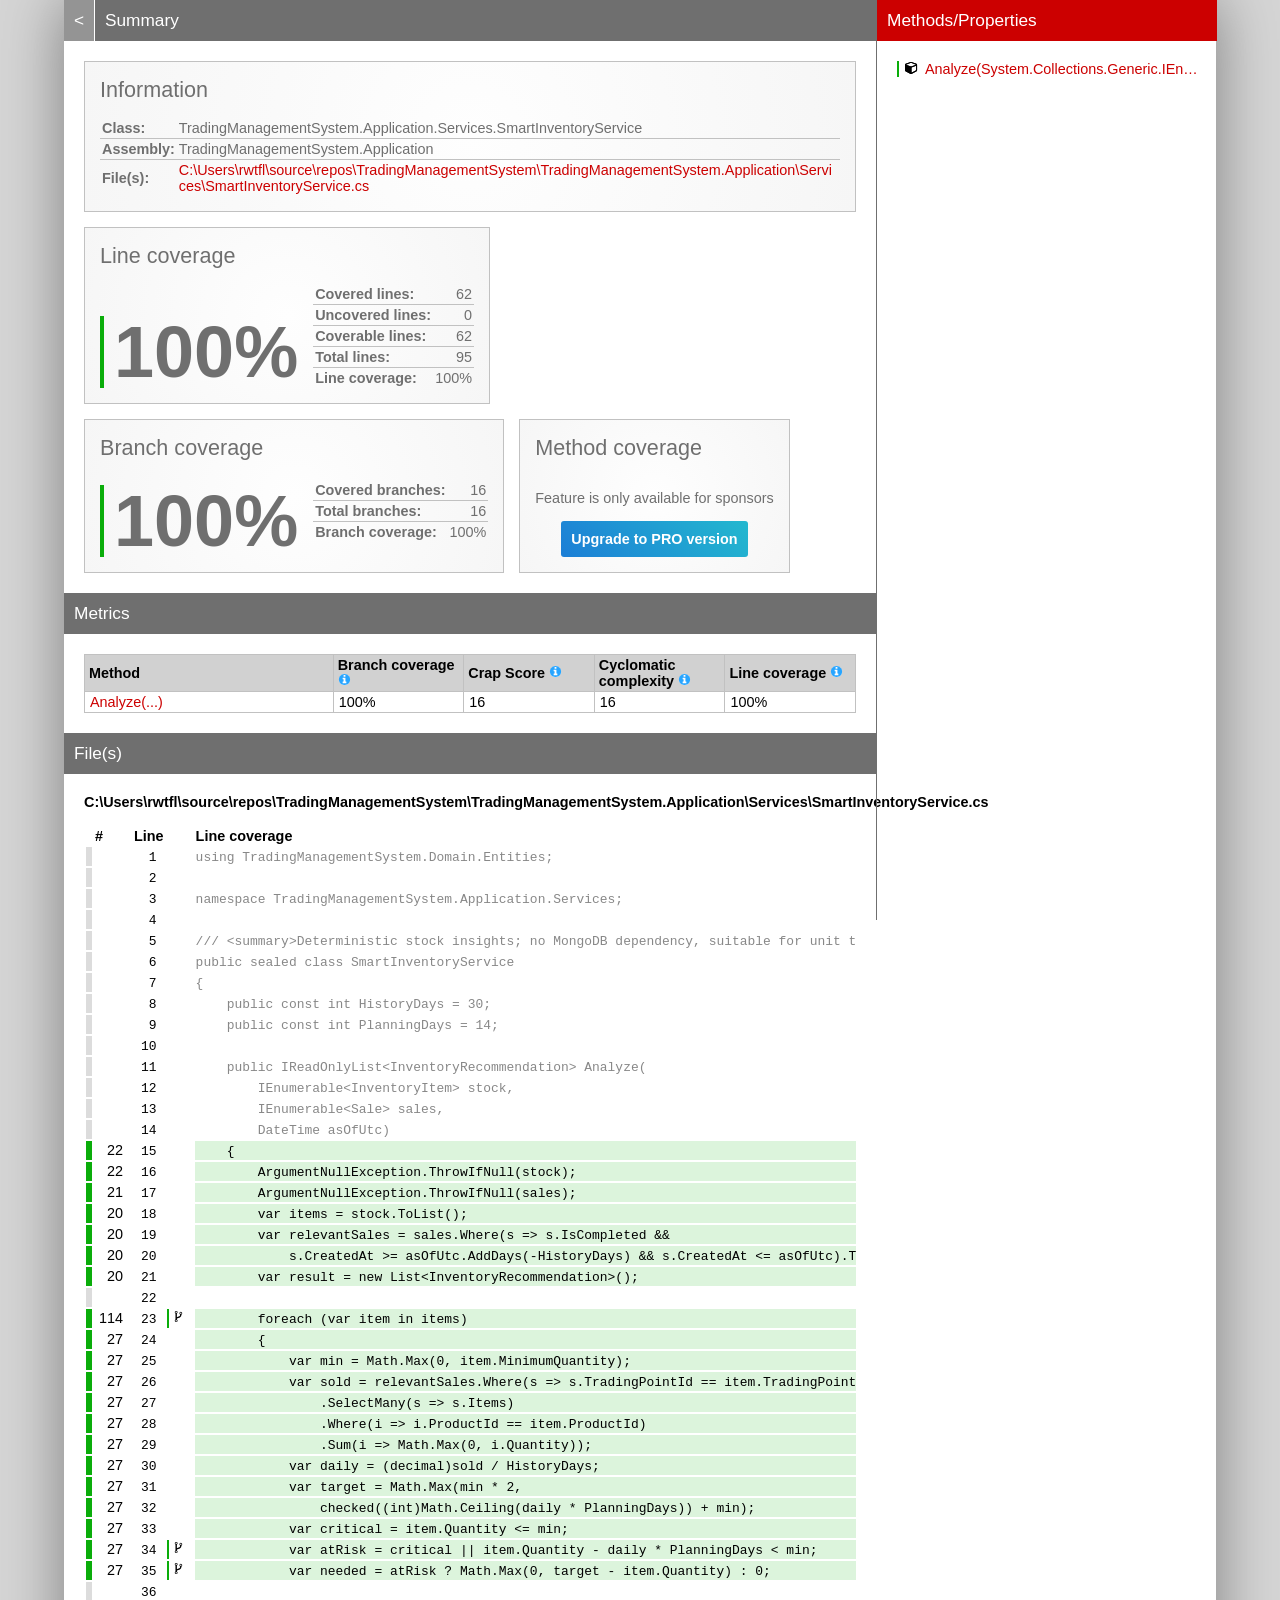
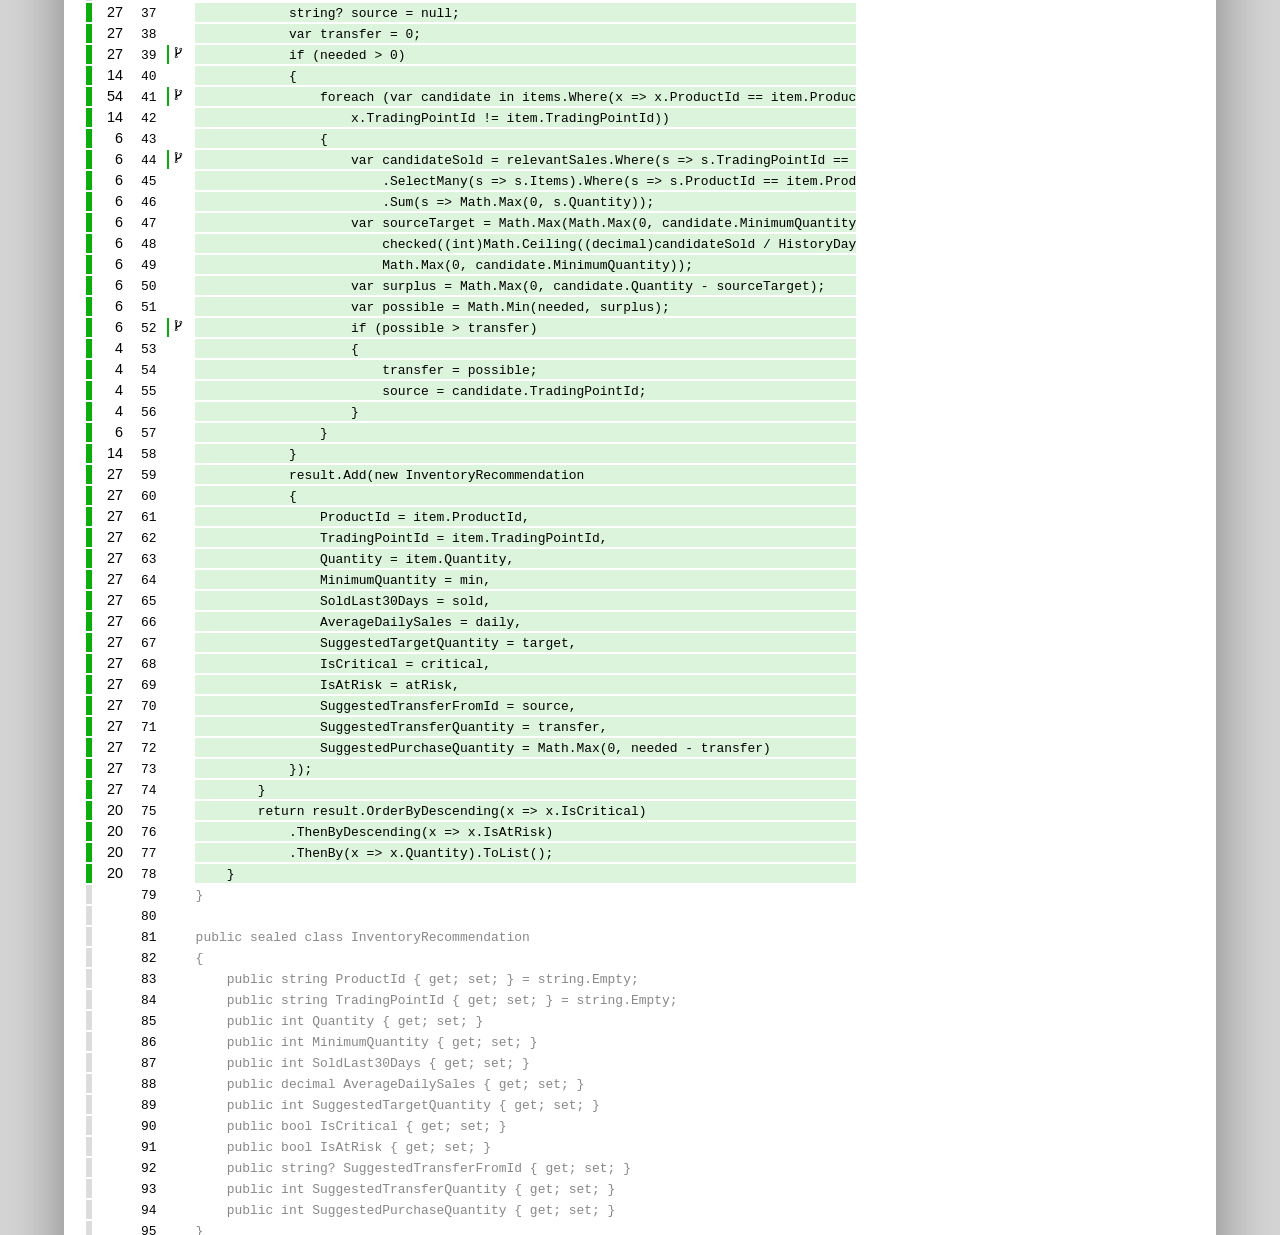
<file: CoverageReport/TradingManagementSystem.Application_SmartInventoryService.html>
<!DOCTYPE html>
<html>
<head>
<meta charset="utf-8" />
<meta name="viewport" content="width=device-width, initial-scale=1.0" />
<meta http-equiv="X-UA-Compatible" content="IE=EDGE,chrome=1" />
<link href="[data-uri]" rel="icon" type="image/x-icon" />
<title>TradingManagementSystem.Application.Services.SmartInventoryService - Coverage Report</title>
<link rel="stylesheet" type="text/css" href="report.css" />
</head><body><div class="container"><div class="containerleft">
<h1><a href="index.html" class="back">&lt;</a> Summary</h1>
<div class="card-group">
<div class="card">
<div class="card-header">Information</div>
<div class="card-body">
<div class="table">
<table>
<tr>
<th>Class:</th>
<td class="limit-width " title="TradingManagementSystem.Application.Services.SmartInventoryService">TradingManagementSystem.Application.Services.SmartInventoryService</td>
</tr>
<tr>
<th>Assembly:</th>
<td class="limit-width " title="TradingManagementSystem.Application">TradingManagementSystem.Application</td>
</tr>
<tr>
<th>File(s):</th>
<td class="overflow-wrap"><a href="#CUsersrwtflsourcereposTradingManagementSystemTradingManagementSystemApplicationServicesSmartInventoryServicecs" class="navigatetohash">C:\Users\rwtfl\source\repos\TradingManagementSystem\TradingManagementSystem.Application\Services\SmartInventoryService.cs</a></td>
</tr>
</table>
</div>
</div>
</div>
</div>
<div class="card-group">
<div class="card">
<div class="card-header">Line coverage</div>
<div class="card-body">
<div class="large cardpercentagebar cardpercentagebar0">100%</div>
<div class="table">
<table>
<tr>
<th>Covered lines:</th>
<td class="limit-width right" title="62">62</td>
</tr>
<tr>
<th>Uncovered lines:</th>
<td class="limit-width right" title="0">0</td>
</tr>
<tr>
<th>Coverable lines:</th>
<td class="limit-width right" title="62">62</td>
</tr>
<tr>
<th>Total lines:</th>
<td class="limit-width right" title="95">95</td>
</tr>
<tr>
<th>Line coverage:</th>
<td class="limit-width right" title="62 of 62">100%</td>
</tr>
</table>
</div>
</div>
</div>
<div class="card">
<div class="card-header">Branch coverage</div>
<div class="card-body">
<div class="large cardpercentagebar cardpercentagebar0">100%</div>
<div class="table">
<table>
<tr>
<th>Covered branches:</th>
<td class="limit-width right" title="16">16</td>
</tr>
<tr>
<th>Total branches:</th>
<td class="limit-width right" title="16">16</td>
</tr>
<tr>
<th>Branch coverage:</th>
<td class="limit-width right" title="16 of 16">100%</td>
</tr>
</table>
</div>
</div>
</div>
<div class="card">
<div class="card-header">Method coverage</div>
<div class="card-body">
<div class="center">
<p>Feature is only available for sponsors</p>
<a class="pro-button" href="https://reportgenerator.io/pro" target="_blank">Upgrade to PRO version</a>
</div>
</div>
</div>
</div>
<h1>Metrics</h1>
<div class="table-responsive">
<table class="overview table-fixed">
<colgroup>
<col class="column-min-200" />
<col class="column105" />
<col class="column105" />
<col class="column105" />
<col class="column105" />
</colgroup>
<thead><tr><th>Method</th><th>Branch coverage <a href="https://en.wikipedia.org/wiki/Code_coverage" target="_blank"><i class="icon-info-circled"></i></a></th><th>Crap Score <a href="https://googletesting.blogspot.de/2011/02/this-code-is-crap.html" target="_blank"><i class="icon-info-circled"></i></a></th><th>Cyclomatic complexity <a href="https://en.wikipedia.org/wiki/Cyclomatic_complexity" target="_blank"><i class="icon-info-circled"></i></a></th><th>Line coverage <a href="https://en.wikipedia.org/wiki/Code_coverage" target="_blank"><i class="icon-info-circled"></i></a></th></tr></thead>
<tbody>
<tr><td title="Analyze(System.Collections.Generic.IEnumerable`1&lt;TradingManagementSystem.Domain.Entities.InventoryItem&gt;,System.Collections.Generic.IEnumerable`1&lt;TradingManagementSystem.Domain.Entities.Sale&gt;,System.DateTime)"><a href="#file0_line15" class="navigatetohash">Analyze(...)</a></td><td>100%</td><td>16</td><td>16</td><td>100%</td></tr>
</tbody>
</table>
</div>
<h1>File(s)</h1>
<h2 id="CUsersrwtflsourcereposTradingManagementSystemTradingManagementSystemApplicationServicesSmartInventoryServicecs">C:\Users\rwtfl\source\repos\TradingManagementSystem\TradingManagementSystem.Application\Services\SmartInventoryService.cs</h2>
<div class="table-responsive">
<table class="lineAnalysis">
<thead><tr><th></th><th>#</th><th>Line</th><th></th><th>Line coverage</th></tr></thead>
<tbody>
<tr class="" title="Not coverable" data-coverage="{'AllTestMethods': {'VC': '', 'LVS': 'gray'}}"><td class="gray">&nbsp;</td><td class="leftmargin rightmargin right"></td><td class="rightmargin right"><a id="file0_line1"></a><code>1</code></td><td></td><td class="lightgray"><code>using&nbsp;TradingManagementSystem.Domain.Entities;</code></td></tr>
<tr class="" title="Not coverable" data-coverage="{'AllTestMethods': {'VC': '', 'LVS': 'gray'}}"><td class="gray">&nbsp;</td><td class="leftmargin rightmargin right"></td><td class="rightmargin right"><a id="file0_line2"></a><code>2</code></td><td></td><td class="lightgray"><code></code></td></tr>
<tr class="" title="Not coverable" data-coverage="{'AllTestMethods': {'VC': '', 'LVS': 'gray'}}"><td class="gray">&nbsp;</td><td class="leftmargin rightmargin right"></td><td class="rightmargin right"><a id="file0_line3"></a><code>3</code></td><td></td><td class="lightgray"><code>namespace&nbsp;TradingManagementSystem.Application.Services;</code></td></tr>
<tr class="" title="Not coverable" data-coverage="{'AllTestMethods': {'VC': '', 'LVS': 'gray'}}"><td class="gray">&nbsp;</td><td class="leftmargin rightmargin right"></td><td class="rightmargin right"><a id="file0_line4"></a><code>4</code></td><td></td><td class="lightgray"><code></code></td></tr>
<tr class="" title="Not coverable" data-coverage="{'AllTestMethods': {'VC': '', 'LVS': 'gray'}}"><td class="gray">&nbsp;</td><td class="leftmargin rightmargin right"></td><td class="rightmargin right"><a id="file0_line5"></a><code>5</code></td><td></td><td class="lightgray"><code>///&nbsp;&lt;summary&gt;Deterministic&nbsp;stock&nbsp;insights;&nbsp;no&nbsp;MongoDB&nbsp;dependency,&nbsp;suitable&nbsp;for&nbsp;unit&nbsp;tests.&lt;/summary&gt;</code></td></tr>
<tr class="" title="Not coverable" data-coverage="{'AllTestMethods': {'VC': '', 'LVS': 'gray'}}"><td class="gray">&nbsp;</td><td class="leftmargin rightmargin right"></td><td class="rightmargin right"><a id="file0_line6"></a><code>6</code></td><td></td><td class="lightgray"><code>public&nbsp;sealed&nbsp;class&nbsp;SmartInventoryService</code></td></tr>
<tr class="" title="Not coverable" data-coverage="{'AllTestMethods': {'VC': '', 'LVS': 'gray'}}"><td class="gray">&nbsp;</td><td class="leftmargin rightmargin right"></td><td class="rightmargin right"><a id="file0_line7"></a><code>7</code></td><td></td><td class="lightgray"><code>{</code></td></tr>
<tr class="" title="Not coverable" data-coverage="{'AllTestMethods': {'VC': '', 'LVS': 'gray'}}"><td class="gray">&nbsp;</td><td class="leftmargin rightmargin right"></td><td class="rightmargin right"><a id="file0_line8"></a><code>8</code></td><td></td><td class="lightgray"><code>&nbsp;&nbsp;&nbsp;&nbsp;public&nbsp;const&nbsp;int&nbsp;HistoryDays&nbsp;=&nbsp;30;</code></td></tr>
<tr class="" title="Not coverable" data-coverage="{'AllTestMethods': {'VC': '', 'LVS': 'gray'}}"><td class="gray">&nbsp;</td><td class="leftmargin rightmargin right"></td><td class="rightmargin right"><a id="file0_line9"></a><code>9</code></td><td></td><td class="lightgray"><code>&nbsp;&nbsp;&nbsp;&nbsp;public&nbsp;const&nbsp;int&nbsp;PlanningDays&nbsp;=&nbsp;14;</code></td></tr>
<tr class="" title="Not coverable" data-coverage="{'AllTestMethods': {'VC': '', 'LVS': 'gray'}}"><td class="gray">&nbsp;</td><td class="leftmargin rightmargin right"></td><td class="rightmargin right"><a id="file0_line10"></a><code>10</code></td><td></td><td class="lightgray"><code></code></td></tr>
<tr class="" title="Not coverable" data-coverage="{'AllTestMethods': {'VC': '', 'LVS': 'gray'}}"><td class="gray">&nbsp;</td><td class="leftmargin rightmargin right"></td><td class="rightmargin right"><a id="file0_line11"></a><code>11</code></td><td></td><td class="lightgray"><code>&nbsp;&nbsp;&nbsp;&nbsp;public&nbsp;IReadOnlyList&lt;InventoryRecommendation&gt;&nbsp;Analyze(</code></td></tr>
<tr class="" title="Not coverable" data-coverage="{'AllTestMethods': {'VC': '', 'LVS': 'gray'}}"><td class="gray">&nbsp;</td><td class="leftmargin rightmargin right"></td><td class="rightmargin right"><a id="file0_line12"></a><code>12</code></td><td></td><td class="lightgray"><code>&nbsp;&nbsp;&nbsp;&nbsp;&nbsp;&nbsp;&nbsp;&nbsp;IEnumerable&lt;InventoryItem&gt;&nbsp;stock,</code></td></tr>
<tr class="" title="Not coverable" data-coverage="{'AllTestMethods': {'VC': '', 'LVS': 'gray'}}"><td class="gray">&nbsp;</td><td class="leftmargin rightmargin right"></td><td class="rightmargin right"><a id="file0_line13"></a><code>13</code></td><td></td><td class="lightgray"><code>&nbsp;&nbsp;&nbsp;&nbsp;&nbsp;&nbsp;&nbsp;&nbsp;IEnumerable&lt;Sale&gt;&nbsp;sales,</code></td></tr>
<tr class="" title="Not coverable" data-coverage="{'AllTestMethods': {'VC': '', 'LVS': 'gray'}}"><td class="gray">&nbsp;</td><td class="leftmargin rightmargin right"></td><td class="rightmargin right"><a id="file0_line14"></a><code>14</code></td><td></td><td class="lightgray"><code>&nbsp;&nbsp;&nbsp;&nbsp;&nbsp;&nbsp;&nbsp;&nbsp;DateTime&nbsp;asOfUtc)</code></td></tr>
<tr class="coverableline" title="Covered (22 visits)" data-coverage="{'AllTestMethods': {'VC': '22', 'LVS': 'green'}}"><td class="green">&nbsp;</td><td class="leftmargin rightmargin right">22</td><td class="rightmargin right"><a id="file0_line15"></a><code>15</code></td><td></td><td class="lightgreen"><code>&nbsp;&nbsp;&nbsp;&nbsp;{</code></td></tr>
<tr class="coverableline" title="Covered (22 visits)" data-coverage="{'AllTestMethods': {'VC': '22', 'LVS': 'green'}}"><td class="green">&nbsp;</td><td class="leftmargin rightmargin right">22</td><td class="rightmargin right"><a id="file0_line16"></a><code>16</code></td><td></td><td class="lightgreen"><code>&nbsp;&nbsp;&nbsp;&nbsp;&nbsp;&nbsp;&nbsp;&nbsp;ArgumentNullException.ThrowIfNull(stock);</code></td></tr>
<tr class="coverableline" title="Covered (21 visits)" data-coverage="{'AllTestMethods': {'VC': '21', 'LVS': 'green'}}"><td class="green">&nbsp;</td><td class="leftmargin rightmargin right">21</td><td class="rightmargin right"><a id="file0_line17"></a><code>17</code></td><td></td><td class="lightgreen"><code>&nbsp;&nbsp;&nbsp;&nbsp;&nbsp;&nbsp;&nbsp;&nbsp;ArgumentNullException.ThrowIfNull(sales);</code></td></tr>
<tr class="coverableline" title="Covered (20 visits)" data-coverage="{'AllTestMethods': {'VC': '20', 'LVS': 'green'}}"><td class="green">&nbsp;</td><td class="leftmargin rightmargin right">20</td><td class="rightmargin right"><a id="file0_line18"></a><code>18</code></td><td></td><td class="lightgreen"><code>&nbsp;&nbsp;&nbsp;&nbsp;&nbsp;&nbsp;&nbsp;&nbsp;var&nbsp;items&nbsp;=&nbsp;stock.ToList();</code></td></tr>
<tr class="coverableline" title="Covered (20 visits)" data-coverage="{'AllTestMethods': {'VC': '20', 'LVS': 'green'}}"><td class="green">&nbsp;</td><td class="leftmargin rightmargin right">20</td><td class="rightmargin right"><a id="file0_line19"></a><code>19</code></td><td></td><td class="lightgreen"><code>&nbsp;&nbsp;&nbsp;&nbsp;&nbsp;&nbsp;&nbsp;&nbsp;var&nbsp;relevantSales&nbsp;=&nbsp;sales.Where(s&nbsp;=&gt;&nbsp;s.IsCompleted&nbsp;&amp;&amp;</code></td></tr>
<tr class="coverableline" title="Covered (20 visits)" data-coverage="{'AllTestMethods': {'VC': '20', 'LVS': 'green'}}"><td class="green">&nbsp;</td><td class="leftmargin rightmargin right">20</td><td class="rightmargin right"><a id="file0_line20"></a><code>20</code></td><td></td><td class="lightgreen"><code>&nbsp;&nbsp;&nbsp;&nbsp;&nbsp;&nbsp;&nbsp;&nbsp;&nbsp;&nbsp;&nbsp;&nbsp;s.CreatedAt&nbsp;&gt;=&nbsp;asOfUtc.AddDays(-HistoryDays)&nbsp;&amp;&amp;&nbsp;s.CreatedAt&nbsp;&lt;=&nbsp;asOfUtc).ToList();</code></td></tr>
<tr class="coverableline" title="Covered (20 visits)" data-coverage="{'AllTestMethods': {'VC': '20', 'LVS': 'green'}}"><td class="green">&nbsp;</td><td class="leftmargin rightmargin right">20</td><td class="rightmargin right"><a id="file0_line21"></a><code>21</code></td><td></td><td class="lightgreen"><code>&nbsp;&nbsp;&nbsp;&nbsp;&nbsp;&nbsp;&nbsp;&nbsp;var&nbsp;result&nbsp;=&nbsp;new&nbsp;List&lt;InventoryRecommendation&gt;();</code></td></tr>
<tr class="" title="Not coverable" data-coverage="{'AllTestMethods': {'VC': '', 'LVS': 'gray'}}"><td class="gray">&nbsp;</td><td class="leftmargin rightmargin right"></td><td class="rightmargin right"><a id="file0_line22"></a><code>22</code></td><td></td><td class="lightgray"><code></code></td></tr>
<tr class="coverableline" title="Covered (114 visits, 2 of 2 branches are covered)" data-coverage="{'AllTestMethods': {'VC': '114', 'LVS': 'green'}}"><td class="green">&nbsp;</td><td class="leftmargin rightmargin right">114</td><td class="rightmargin right"><a id="file0_line23"></a><code>23</code></td><td class="percentagebar percentagebar100"><i class="icon-fork"></i></td><td class="lightgreen"><code>&nbsp;&nbsp;&nbsp;&nbsp;&nbsp;&nbsp;&nbsp;&nbsp;foreach&nbsp;(var&nbsp;item&nbsp;in&nbsp;items)</code></td></tr>
<tr class="coverableline" title="Covered (27 visits)" data-coverage="{'AllTestMethods': {'VC': '27', 'LVS': 'green'}}"><td class="green">&nbsp;</td><td class="leftmargin rightmargin right">27</td><td class="rightmargin right"><a id="file0_line24"></a><code>24</code></td><td></td><td class="lightgreen"><code>&nbsp;&nbsp;&nbsp;&nbsp;&nbsp;&nbsp;&nbsp;&nbsp;{</code></td></tr>
<tr class="coverableline" title="Covered (27 visits)" data-coverage="{'AllTestMethods': {'VC': '27', 'LVS': 'green'}}"><td class="green">&nbsp;</td><td class="leftmargin rightmargin right">27</td><td class="rightmargin right"><a id="file0_line25"></a><code>25</code></td><td></td><td class="lightgreen"><code>&nbsp;&nbsp;&nbsp;&nbsp;&nbsp;&nbsp;&nbsp;&nbsp;&nbsp;&nbsp;&nbsp;&nbsp;var&nbsp;min&nbsp;=&nbsp;Math.Max(0,&nbsp;item.MinimumQuantity);</code></td></tr>
<tr class="coverableline" title="Covered (27 visits)" data-coverage="{'AllTestMethods': {'VC': '27', 'LVS': 'green'}}"><td class="green">&nbsp;</td><td class="leftmargin rightmargin right">27</td><td class="rightmargin right"><a id="file0_line26"></a><code>26</code></td><td></td><td class="lightgreen"><code>&nbsp;&nbsp;&nbsp;&nbsp;&nbsp;&nbsp;&nbsp;&nbsp;&nbsp;&nbsp;&nbsp;&nbsp;var&nbsp;sold&nbsp;=&nbsp;relevantSales.Where(s&nbsp;=&gt;&nbsp;s.TradingPointId&nbsp;==&nbsp;item.TradingPointId)</code></td></tr>
<tr class="coverableline" title="Covered (27 visits)" data-coverage="{'AllTestMethods': {'VC': '27', 'LVS': 'green'}}"><td class="green">&nbsp;</td><td class="leftmargin rightmargin right">27</td><td class="rightmargin right"><a id="file0_line27"></a><code>27</code></td><td></td><td class="lightgreen"><code>&nbsp;&nbsp;&nbsp;&nbsp;&nbsp;&nbsp;&nbsp;&nbsp;&nbsp;&nbsp;&nbsp;&nbsp;&nbsp;&nbsp;&nbsp;&nbsp;.SelectMany(s&nbsp;=&gt;&nbsp;s.Items)</code></td></tr>
<tr class="coverableline" title="Covered (27 visits)" data-coverage="{'AllTestMethods': {'VC': '27', 'LVS': 'green'}}"><td class="green">&nbsp;</td><td class="leftmargin rightmargin right">27</td><td class="rightmargin right"><a id="file0_line28"></a><code>28</code></td><td></td><td class="lightgreen"><code>&nbsp;&nbsp;&nbsp;&nbsp;&nbsp;&nbsp;&nbsp;&nbsp;&nbsp;&nbsp;&nbsp;&nbsp;&nbsp;&nbsp;&nbsp;&nbsp;.Where(i&nbsp;=&gt;&nbsp;i.ProductId&nbsp;==&nbsp;item.ProductId)</code></td></tr>
<tr class="coverableline" title="Covered (27 visits)" data-coverage="{'AllTestMethods': {'VC': '27', 'LVS': 'green'}}"><td class="green">&nbsp;</td><td class="leftmargin rightmargin right">27</td><td class="rightmargin right"><a id="file0_line29"></a><code>29</code></td><td></td><td class="lightgreen"><code>&nbsp;&nbsp;&nbsp;&nbsp;&nbsp;&nbsp;&nbsp;&nbsp;&nbsp;&nbsp;&nbsp;&nbsp;&nbsp;&nbsp;&nbsp;&nbsp;.Sum(i&nbsp;=&gt;&nbsp;Math.Max(0,&nbsp;i.Quantity));</code></td></tr>
<tr class="coverableline" title="Covered (27 visits)" data-coverage="{'AllTestMethods': {'VC': '27', 'LVS': 'green'}}"><td class="green">&nbsp;</td><td class="leftmargin rightmargin right">27</td><td class="rightmargin right"><a id="file0_line30"></a><code>30</code></td><td></td><td class="lightgreen"><code>&nbsp;&nbsp;&nbsp;&nbsp;&nbsp;&nbsp;&nbsp;&nbsp;&nbsp;&nbsp;&nbsp;&nbsp;var&nbsp;daily&nbsp;=&nbsp;(decimal)sold&nbsp;/&nbsp;HistoryDays;</code></td></tr>
<tr class="coverableline" title="Covered (27 visits)" data-coverage="{'AllTestMethods': {'VC': '27', 'LVS': 'green'}}"><td class="green">&nbsp;</td><td class="leftmargin rightmargin right">27</td><td class="rightmargin right"><a id="file0_line31"></a><code>31</code></td><td></td><td class="lightgreen"><code>&nbsp;&nbsp;&nbsp;&nbsp;&nbsp;&nbsp;&nbsp;&nbsp;&nbsp;&nbsp;&nbsp;&nbsp;var&nbsp;target&nbsp;=&nbsp;Math.Max(min&nbsp;*&nbsp;2,</code></td></tr>
<tr class="coverableline" title="Covered (27 visits)" data-coverage="{'AllTestMethods': {'VC': '27', 'LVS': 'green'}}"><td class="green">&nbsp;</td><td class="leftmargin rightmargin right">27</td><td class="rightmargin right"><a id="file0_line32"></a><code>32</code></td><td></td><td class="lightgreen"><code>&nbsp;&nbsp;&nbsp;&nbsp;&nbsp;&nbsp;&nbsp;&nbsp;&nbsp;&nbsp;&nbsp;&nbsp;&nbsp;&nbsp;&nbsp;&nbsp;checked((int)Math.Ceiling(daily&nbsp;*&nbsp;PlanningDays))&nbsp;+&nbsp;min);</code></td></tr>
<tr class="coverableline" title="Covered (27 visits)" data-coverage="{'AllTestMethods': {'VC': '27', 'LVS': 'green'}}"><td class="green">&nbsp;</td><td class="leftmargin rightmargin right">27</td><td class="rightmargin right"><a id="file0_line33"></a><code>33</code></td><td></td><td class="lightgreen"><code>&nbsp;&nbsp;&nbsp;&nbsp;&nbsp;&nbsp;&nbsp;&nbsp;&nbsp;&nbsp;&nbsp;&nbsp;var&nbsp;critical&nbsp;=&nbsp;item.Quantity&nbsp;&lt;=&nbsp;min;</code></td></tr>
<tr class="coverableline" title="Covered (27 visits, 2 of 2 branches are covered)" data-coverage="{'AllTestMethods': {'VC': '27', 'LVS': 'green'}}"><td class="green">&nbsp;</td><td class="leftmargin rightmargin right">27</td><td class="rightmargin right"><a id="file0_line34"></a><code>34</code></td><td class="percentagebar percentagebar100"><i class="icon-fork"></i></td><td class="lightgreen"><code>&nbsp;&nbsp;&nbsp;&nbsp;&nbsp;&nbsp;&nbsp;&nbsp;&nbsp;&nbsp;&nbsp;&nbsp;var&nbsp;atRisk&nbsp;=&nbsp;critical&nbsp;||&nbsp;item.Quantity&nbsp;-&nbsp;daily&nbsp;*&nbsp;PlanningDays&nbsp;&lt;&nbsp;min;</code></td></tr>
<tr class="coverableline" title="Covered (27 visits, 2 of 2 branches are covered)" data-coverage="{'AllTestMethods': {'VC': '27', 'LVS': 'green'}}"><td class="green">&nbsp;</td><td class="leftmargin rightmargin right">27</td><td class="rightmargin right"><a id="file0_line35"></a><code>35</code></td><td class="percentagebar percentagebar100"><i class="icon-fork"></i></td><td class="lightgreen"><code>&nbsp;&nbsp;&nbsp;&nbsp;&nbsp;&nbsp;&nbsp;&nbsp;&nbsp;&nbsp;&nbsp;&nbsp;var&nbsp;needed&nbsp;=&nbsp;atRisk&nbsp;?&nbsp;Math.Max(0,&nbsp;target&nbsp;-&nbsp;item.Quantity)&nbsp;:&nbsp;0;</code></td></tr>
<tr class="" title="Not coverable" data-coverage="{'AllTestMethods': {'VC': '', 'LVS': 'gray'}}"><td class="gray">&nbsp;</td><td class="leftmargin rightmargin right"></td><td class="rightmargin right"><a id="file0_line36"></a><code>36</code></td><td></td><td class="lightgray"><code></code></td></tr>
<tr class="coverableline" title="Covered (27 visits)" data-coverage="{'AllTestMethods': {'VC': '27', 'LVS': 'green'}}"><td class="green">&nbsp;</td><td class="leftmargin rightmargin right">27</td><td class="rightmargin right"><a id="file0_line37"></a><code>37</code></td><td></td><td class="lightgreen"><code>&nbsp;&nbsp;&nbsp;&nbsp;&nbsp;&nbsp;&nbsp;&nbsp;&nbsp;&nbsp;&nbsp;&nbsp;string?&nbsp;source&nbsp;=&nbsp;null;</code></td></tr>
<tr class="coverableline" title="Covered (27 visits)" data-coverage="{'AllTestMethods': {'VC': '27', 'LVS': 'green'}}"><td class="green">&nbsp;</td><td class="leftmargin rightmargin right">27</td><td class="rightmargin right"><a id="file0_line38"></a><code>38</code></td><td></td><td class="lightgreen"><code>&nbsp;&nbsp;&nbsp;&nbsp;&nbsp;&nbsp;&nbsp;&nbsp;&nbsp;&nbsp;&nbsp;&nbsp;var&nbsp;transfer&nbsp;=&nbsp;0;</code></td></tr>
<tr class="coverableline" title="Covered (27 visits, 2 of 2 branches are covered)" data-coverage="{'AllTestMethods': {'VC': '27', 'LVS': 'green'}}"><td class="green">&nbsp;</td><td class="leftmargin rightmargin right">27</td><td class="rightmargin right"><a id="file0_line39"></a><code>39</code></td><td class="percentagebar percentagebar100"><i class="icon-fork"></i></td><td class="lightgreen"><code>&nbsp;&nbsp;&nbsp;&nbsp;&nbsp;&nbsp;&nbsp;&nbsp;&nbsp;&nbsp;&nbsp;&nbsp;if&nbsp;(needed&nbsp;&gt;&nbsp;0)</code></td></tr>
<tr class="coverableline" title="Covered (14 visits)" data-coverage="{'AllTestMethods': {'VC': '14', 'LVS': 'green'}}"><td class="green">&nbsp;</td><td class="leftmargin rightmargin right">14</td><td class="rightmargin right"><a id="file0_line40"></a><code>40</code></td><td></td><td class="lightgreen"><code>&nbsp;&nbsp;&nbsp;&nbsp;&nbsp;&nbsp;&nbsp;&nbsp;&nbsp;&nbsp;&nbsp;&nbsp;{</code></td></tr>
<tr class="coverableline" title="Covered (54 visits, 4 of 4 branches are covered)" data-coverage="{'AllTestMethods': {'VC': '54', 'LVS': 'green'}}"><td class="green">&nbsp;</td><td class="leftmargin rightmargin right">54</td><td class="rightmargin right"><a id="file0_line41"></a><code>41</code></td><td class="percentagebar percentagebar100"><i class="icon-fork"></i></td><td class="lightgreen"><code>&nbsp;&nbsp;&nbsp;&nbsp;&nbsp;&nbsp;&nbsp;&nbsp;&nbsp;&nbsp;&nbsp;&nbsp;&nbsp;&nbsp;&nbsp;&nbsp;foreach&nbsp;(var&nbsp;candidate&nbsp;in&nbsp;items.Where(x&nbsp;=&gt;&nbsp;x.ProductId&nbsp;==&nbsp;item.ProductId&nbsp;&amp;&amp;</code></td></tr>
<tr class="coverableline" title="Covered (14 visits)" data-coverage="{'AllTestMethods': {'VC': '14', 'LVS': 'green'}}"><td class="green">&nbsp;</td><td class="leftmargin rightmargin right">14</td><td class="rightmargin right"><a id="file0_line42"></a><code>42</code></td><td></td><td class="lightgreen"><code>&nbsp;&nbsp;&nbsp;&nbsp;&nbsp;&nbsp;&nbsp;&nbsp;&nbsp;&nbsp;&nbsp;&nbsp;&nbsp;&nbsp;&nbsp;&nbsp;&nbsp;&nbsp;&nbsp;&nbsp;x.TradingPointId&nbsp;!=&nbsp;item.TradingPointId))</code></td></tr>
<tr class="coverableline" title="Covered (6 visits)" data-coverage="{'AllTestMethods': {'VC': '6', 'LVS': 'green'}}"><td class="green">&nbsp;</td><td class="leftmargin rightmargin right">6</td><td class="rightmargin right"><a id="file0_line43"></a><code>43</code></td><td></td><td class="lightgreen"><code>&nbsp;&nbsp;&nbsp;&nbsp;&nbsp;&nbsp;&nbsp;&nbsp;&nbsp;&nbsp;&nbsp;&nbsp;&nbsp;&nbsp;&nbsp;&nbsp;{</code></td></tr>
<tr class="coverableline" title="Covered (6 visits, 2 of 2 branches are covered)" data-coverage="{'AllTestMethods': {'VC': '6', 'LVS': 'green'}}"><td class="green">&nbsp;</td><td class="leftmargin rightmargin right">6</td><td class="rightmargin right"><a id="file0_line44"></a><code>44</code></td><td class="percentagebar percentagebar100"><i class="icon-fork"></i></td><td class="lightgreen"><code>&nbsp;&nbsp;&nbsp;&nbsp;&nbsp;&nbsp;&nbsp;&nbsp;&nbsp;&nbsp;&nbsp;&nbsp;&nbsp;&nbsp;&nbsp;&nbsp;&nbsp;&nbsp;&nbsp;&nbsp;var&nbsp;candidateSold&nbsp;=&nbsp;relevantSales.Where(s&nbsp;=&gt;&nbsp;s.TradingPointId&nbsp;==&nbsp;candidate.TradingPointId)</code></td></tr>
<tr class="coverableline" title="Covered (6 visits)" data-coverage="{'AllTestMethods': {'VC': '6', 'LVS': 'green'}}"><td class="green">&nbsp;</td><td class="leftmargin rightmargin right">6</td><td class="rightmargin right"><a id="file0_line45"></a><code>45</code></td><td></td><td class="lightgreen"><code>&nbsp;&nbsp;&nbsp;&nbsp;&nbsp;&nbsp;&nbsp;&nbsp;&nbsp;&nbsp;&nbsp;&nbsp;&nbsp;&nbsp;&nbsp;&nbsp;&nbsp;&nbsp;&nbsp;&nbsp;&nbsp;&nbsp;&nbsp;&nbsp;.SelectMany(s&nbsp;=&gt;&nbsp;s.Items).Where(s&nbsp;=&gt;&nbsp;s.ProductId&nbsp;==&nbsp;item.ProductId)</code></td></tr>
<tr class="coverableline" title="Covered (6 visits)" data-coverage="{'AllTestMethods': {'VC': '6', 'LVS': 'green'}}"><td class="green">&nbsp;</td><td class="leftmargin rightmargin right">6</td><td class="rightmargin right"><a id="file0_line46"></a><code>46</code></td><td></td><td class="lightgreen"><code>&nbsp;&nbsp;&nbsp;&nbsp;&nbsp;&nbsp;&nbsp;&nbsp;&nbsp;&nbsp;&nbsp;&nbsp;&nbsp;&nbsp;&nbsp;&nbsp;&nbsp;&nbsp;&nbsp;&nbsp;&nbsp;&nbsp;&nbsp;&nbsp;.Sum(s&nbsp;=&gt;&nbsp;Math.Max(0,&nbsp;s.Quantity));</code></td></tr>
<tr class="coverableline" title="Covered (6 visits)" data-coverage="{'AllTestMethods': {'VC': '6', 'LVS': 'green'}}"><td class="green">&nbsp;</td><td class="leftmargin rightmargin right">6</td><td class="rightmargin right"><a id="file0_line47"></a><code>47</code></td><td></td><td class="lightgreen"><code>&nbsp;&nbsp;&nbsp;&nbsp;&nbsp;&nbsp;&nbsp;&nbsp;&nbsp;&nbsp;&nbsp;&nbsp;&nbsp;&nbsp;&nbsp;&nbsp;&nbsp;&nbsp;&nbsp;&nbsp;var&nbsp;sourceTarget&nbsp;=&nbsp;Math.Max(Math.Max(0,&nbsp;candidate.MinimumQuantity)&nbsp;*&nbsp;2,</code></td></tr>
<tr class="coverableline" title="Covered (6 visits)" data-coverage="{'AllTestMethods': {'VC': '6', 'LVS': 'green'}}"><td class="green">&nbsp;</td><td class="leftmargin rightmargin right">6</td><td class="rightmargin right"><a id="file0_line48"></a><code>48</code></td><td></td><td class="lightgreen"><code>&nbsp;&nbsp;&nbsp;&nbsp;&nbsp;&nbsp;&nbsp;&nbsp;&nbsp;&nbsp;&nbsp;&nbsp;&nbsp;&nbsp;&nbsp;&nbsp;&nbsp;&nbsp;&nbsp;&nbsp;&nbsp;&nbsp;&nbsp;&nbsp;checked((int)Math.Ceiling((decimal)candidateSold&nbsp;/&nbsp;HistoryDays&nbsp;*&nbsp;PlanningDays))&nbsp;+</code></td></tr>
<tr class="coverableline" title="Covered (6 visits)" data-coverage="{'AllTestMethods': {'VC': '6', 'LVS': 'green'}}"><td class="green">&nbsp;</td><td class="leftmargin rightmargin right">6</td><td class="rightmargin right"><a id="file0_line49"></a><code>49</code></td><td></td><td class="lightgreen"><code>&nbsp;&nbsp;&nbsp;&nbsp;&nbsp;&nbsp;&nbsp;&nbsp;&nbsp;&nbsp;&nbsp;&nbsp;&nbsp;&nbsp;&nbsp;&nbsp;&nbsp;&nbsp;&nbsp;&nbsp;&nbsp;&nbsp;&nbsp;&nbsp;Math.Max(0,&nbsp;candidate.MinimumQuantity));</code></td></tr>
<tr class="coverableline" title="Covered (6 visits)" data-coverage="{'AllTestMethods': {'VC': '6', 'LVS': 'green'}}"><td class="green">&nbsp;</td><td class="leftmargin rightmargin right">6</td><td class="rightmargin right"><a id="file0_line50"></a><code>50</code></td><td></td><td class="lightgreen"><code>&nbsp;&nbsp;&nbsp;&nbsp;&nbsp;&nbsp;&nbsp;&nbsp;&nbsp;&nbsp;&nbsp;&nbsp;&nbsp;&nbsp;&nbsp;&nbsp;&nbsp;&nbsp;&nbsp;&nbsp;var&nbsp;surplus&nbsp;=&nbsp;Math.Max(0,&nbsp;candidate.Quantity&nbsp;-&nbsp;sourceTarget);</code></td></tr>
<tr class="coverableline" title="Covered (6 visits)" data-coverage="{'AllTestMethods': {'VC': '6', 'LVS': 'green'}}"><td class="green">&nbsp;</td><td class="leftmargin rightmargin right">6</td><td class="rightmargin right"><a id="file0_line51"></a><code>51</code></td><td></td><td class="lightgreen"><code>&nbsp;&nbsp;&nbsp;&nbsp;&nbsp;&nbsp;&nbsp;&nbsp;&nbsp;&nbsp;&nbsp;&nbsp;&nbsp;&nbsp;&nbsp;&nbsp;&nbsp;&nbsp;&nbsp;&nbsp;var&nbsp;possible&nbsp;=&nbsp;Math.Min(needed,&nbsp;surplus);</code></td></tr>
<tr class="coverableline" title="Covered (6 visits, 2 of 2 branches are covered)" data-coverage="{'AllTestMethods': {'VC': '6', 'LVS': 'green'}}"><td class="green">&nbsp;</td><td class="leftmargin rightmargin right">6</td><td class="rightmargin right"><a id="file0_line52"></a><code>52</code></td><td class="percentagebar percentagebar100"><i class="icon-fork"></i></td><td class="lightgreen"><code>&nbsp;&nbsp;&nbsp;&nbsp;&nbsp;&nbsp;&nbsp;&nbsp;&nbsp;&nbsp;&nbsp;&nbsp;&nbsp;&nbsp;&nbsp;&nbsp;&nbsp;&nbsp;&nbsp;&nbsp;if&nbsp;(possible&nbsp;&gt;&nbsp;transfer)</code></td></tr>
<tr class="coverableline" title="Covered (4 visits)" data-coverage="{'AllTestMethods': {'VC': '4', 'LVS': 'green'}}"><td class="green">&nbsp;</td><td class="leftmargin rightmargin right">4</td><td class="rightmargin right"><a id="file0_line53"></a><code>53</code></td><td></td><td class="lightgreen"><code>&nbsp;&nbsp;&nbsp;&nbsp;&nbsp;&nbsp;&nbsp;&nbsp;&nbsp;&nbsp;&nbsp;&nbsp;&nbsp;&nbsp;&nbsp;&nbsp;&nbsp;&nbsp;&nbsp;&nbsp;{</code></td></tr>
<tr class="coverableline" title="Covered (4 visits)" data-coverage="{'AllTestMethods': {'VC': '4', 'LVS': 'green'}}"><td class="green">&nbsp;</td><td class="leftmargin rightmargin right">4</td><td class="rightmargin right"><a id="file0_line54"></a><code>54</code></td><td></td><td class="lightgreen"><code>&nbsp;&nbsp;&nbsp;&nbsp;&nbsp;&nbsp;&nbsp;&nbsp;&nbsp;&nbsp;&nbsp;&nbsp;&nbsp;&nbsp;&nbsp;&nbsp;&nbsp;&nbsp;&nbsp;&nbsp;&nbsp;&nbsp;&nbsp;&nbsp;transfer&nbsp;=&nbsp;possible;</code></td></tr>
<tr class="coverableline" title="Covered (4 visits)" data-coverage="{'AllTestMethods': {'VC': '4', 'LVS': 'green'}}"><td class="green">&nbsp;</td><td class="leftmargin rightmargin right">4</td><td class="rightmargin right"><a id="file0_line55"></a><code>55</code></td><td></td><td class="lightgreen"><code>&nbsp;&nbsp;&nbsp;&nbsp;&nbsp;&nbsp;&nbsp;&nbsp;&nbsp;&nbsp;&nbsp;&nbsp;&nbsp;&nbsp;&nbsp;&nbsp;&nbsp;&nbsp;&nbsp;&nbsp;&nbsp;&nbsp;&nbsp;&nbsp;source&nbsp;=&nbsp;candidate.TradingPointId;</code></td></tr>
<tr class="coverableline" title="Covered (4 visits)" data-coverage="{'AllTestMethods': {'VC': '4', 'LVS': 'green'}}"><td class="green">&nbsp;</td><td class="leftmargin rightmargin right">4</td><td class="rightmargin right"><a id="file0_line56"></a><code>56</code></td><td></td><td class="lightgreen"><code>&nbsp;&nbsp;&nbsp;&nbsp;&nbsp;&nbsp;&nbsp;&nbsp;&nbsp;&nbsp;&nbsp;&nbsp;&nbsp;&nbsp;&nbsp;&nbsp;&nbsp;&nbsp;&nbsp;&nbsp;}</code></td></tr>
<tr class="coverableline" title="Covered (6 visits)" data-coverage="{'AllTestMethods': {'VC': '6', 'LVS': 'green'}}"><td class="green">&nbsp;</td><td class="leftmargin rightmargin right">6</td><td class="rightmargin right"><a id="file0_line57"></a><code>57</code></td><td></td><td class="lightgreen"><code>&nbsp;&nbsp;&nbsp;&nbsp;&nbsp;&nbsp;&nbsp;&nbsp;&nbsp;&nbsp;&nbsp;&nbsp;&nbsp;&nbsp;&nbsp;&nbsp;}</code></td></tr>
<tr class="coverableline" title="Covered (14 visits)" data-coverage="{'AllTestMethods': {'VC': '14', 'LVS': 'green'}}"><td class="green">&nbsp;</td><td class="leftmargin rightmargin right">14</td><td class="rightmargin right"><a id="file0_line58"></a><code>58</code></td><td></td><td class="lightgreen"><code>&nbsp;&nbsp;&nbsp;&nbsp;&nbsp;&nbsp;&nbsp;&nbsp;&nbsp;&nbsp;&nbsp;&nbsp;}</code></td></tr>
<tr class="coverableline" title="Covered (27 visits)" data-coverage="{'AllTestMethods': {'VC': '27', 'LVS': 'green'}}"><td class="green">&nbsp;</td><td class="leftmargin rightmargin right">27</td><td class="rightmargin right"><a id="file0_line59"></a><code>59</code></td><td></td><td class="lightgreen"><code>&nbsp;&nbsp;&nbsp;&nbsp;&nbsp;&nbsp;&nbsp;&nbsp;&nbsp;&nbsp;&nbsp;&nbsp;result.Add(new&nbsp;InventoryRecommendation</code></td></tr>
<tr class="coverableline" title="Covered (27 visits)" data-coverage="{'AllTestMethods': {'VC': '27', 'LVS': 'green'}}"><td class="green">&nbsp;</td><td class="leftmargin rightmargin right">27</td><td class="rightmargin right"><a id="file0_line60"></a><code>60</code></td><td></td><td class="lightgreen"><code>&nbsp;&nbsp;&nbsp;&nbsp;&nbsp;&nbsp;&nbsp;&nbsp;&nbsp;&nbsp;&nbsp;&nbsp;{</code></td></tr>
<tr class="coverableline" title="Covered (27 visits)" data-coverage="{'AllTestMethods': {'VC': '27', 'LVS': 'green'}}"><td class="green">&nbsp;</td><td class="leftmargin rightmargin right">27</td><td class="rightmargin right"><a id="file0_line61"></a><code>61</code></td><td></td><td class="lightgreen"><code>&nbsp;&nbsp;&nbsp;&nbsp;&nbsp;&nbsp;&nbsp;&nbsp;&nbsp;&nbsp;&nbsp;&nbsp;&nbsp;&nbsp;&nbsp;&nbsp;ProductId&nbsp;=&nbsp;item.ProductId,</code></td></tr>
<tr class="coverableline" title="Covered (27 visits)" data-coverage="{'AllTestMethods': {'VC': '27', 'LVS': 'green'}}"><td class="green">&nbsp;</td><td class="leftmargin rightmargin right">27</td><td class="rightmargin right"><a id="file0_line62"></a><code>62</code></td><td></td><td class="lightgreen"><code>&nbsp;&nbsp;&nbsp;&nbsp;&nbsp;&nbsp;&nbsp;&nbsp;&nbsp;&nbsp;&nbsp;&nbsp;&nbsp;&nbsp;&nbsp;&nbsp;TradingPointId&nbsp;=&nbsp;item.TradingPointId,</code></td></tr>
<tr class="coverableline" title="Covered (27 visits)" data-coverage="{'AllTestMethods': {'VC': '27', 'LVS': 'green'}}"><td class="green">&nbsp;</td><td class="leftmargin rightmargin right">27</td><td class="rightmargin right"><a id="file0_line63"></a><code>63</code></td><td></td><td class="lightgreen"><code>&nbsp;&nbsp;&nbsp;&nbsp;&nbsp;&nbsp;&nbsp;&nbsp;&nbsp;&nbsp;&nbsp;&nbsp;&nbsp;&nbsp;&nbsp;&nbsp;Quantity&nbsp;=&nbsp;item.Quantity,</code></td></tr>
<tr class="coverableline" title="Covered (27 visits)" data-coverage="{'AllTestMethods': {'VC': '27', 'LVS': 'green'}}"><td class="green">&nbsp;</td><td class="leftmargin rightmargin right">27</td><td class="rightmargin right"><a id="file0_line64"></a><code>64</code></td><td></td><td class="lightgreen"><code>&nbsp;&nbsp;&nbsp;&nbsp;&nbsp;&nbsp;&nbsp;&nbsp;&nbsp;&nbsp;&nbsp;&nbsp;&nbsp;&nbsp;&nbsp;&nbsp;MinimumQuantity&nbsp;=&nbsp;min,</code></td></tr>
<tr class="coverableline" title="Covered (27 visits)" data-coverage="{'AllTestMethods': {'VC': '27', 'LVS': 'green'}}"><td class="green">&nbsp;</td><td class="leftmargin rightmargin right">27</td><td class="rightmargin right"><a id="file0_line65"></a><code>65</code></td><td></td><td class="lightgreen"><code>&nbsp;&nbsp;&nbsp;&nbsp;&nbsp;&nbsp;&nbsp;&nbsp;&nbsp;&nbsp;&nbsp;&nbsp;&nbsp;&nbsp;&nbsp;&nbsp;SoldLast30Days&nbsp;=&nbsp;sold,</code></td></tr>
<tr class="coverableline" title="Covered (27 visits)" data-coverage="{'AllTestMethods': {'VC': '27', 'LVS': 'green'}}"><td class="green">&nbsp;</td><td class="leftmargin rightmargin right">27</td><td class="rightmargin right"><a id="file0_line66"></a><code>66</code></td><td></td><td class="lightgreen"><code>&nbsp;&nbsp;&nbsp;&nbsp;&nbsp;&nbsp;&nbsp;&nbsp;&nbsp;&nbsp;&nbsp;&nbsp;&nbsp;&nbsp;&nbsp;&nbsp;AverageDailySales&nbsp;=&nbsp;daily,</code></td></tr>
<tr class="coverableline" title="Covered (27 visits)" data-coverage="{'AllTestMethods': {'VC': '27', 'LVS': 'green'}}"><td class="green">&nbsp;</td><td class="leftmargin rightmargin right">27</td><td class="rightmargin right"><a id="file0_line67"></a><code>67</code></td><td></td><td class="lightgreen"><code>&nbsp;&nbsp;&nbsp;&nbsp;&nbsp;&nbsp;&nbsp;&nbsp;&nbsp;&nbsp;&nbsp;&nbsp;&nbsp;&nbsp;&nbsp;&nbsp;SuggestedTargetQuantity&nbsp;=&nbsp;target,</code></td></tr>
<tr class="coverableline" title="Covered (27 visits)" data-coverage="{'AllTestMethods': {'VC': '27', 'LVS': 'green'}}"><td class="green">&nbsp;</td><td class="leftmargin rightmargin right">27</td><td class="rightmargin right"><a id="file0_line68"></a><code>68</code></td><td></td><td class="lightgreen"><code>&nbsp;&nbsp;&nbsp;&nbsp;&nbsp;&nbsp;&nbsp;&nbsp;&nbsp;&nbsp;&nbsp;&nbsp;&nbsp;&nbsp;&nbsp;&nbsp;IsCritical&nbsp;=&nbsp;critical,</code></td></tr>
<tr class="coverableline" title="Covered (27 visits)" data-coverage="{'AllTestMethods': {'VC': '27', 'LVS': 'green'}}"><td class="green">&nbsp;</td><td class="leftmargin rightmargin right">27</td><td class="rightmargin right"><a id="file0_line69"></a><code>69</code></td><td></td><td class="lightgreen"><code>&nbsp;&nbsp;&nbsp;&nbsp;&nbsp;&nbsp;&nbsp;&nbsp;&nbsp;&nbsp;&nbsp;&nbsp;&nbsp;&nbsp;&nbsp;&nbsp;IsAtRisk&nbsp;=&nbsp;atRisk,</code></td></tr>
<tr class="coverableline" title="Covered (27 visits)" data-coverage="{'AllTestMethods': {'VC': '27', 'LVS': 'green'}}"><td class="green">&nbsp;</td><td class="leftmargin rightmargin right">27</td><td class="rightmargin right"><a id="file0_line70"></a><code>70</code></td><td></td><td class="lightgreen"><code>&nbsp;&nbsp;&nbsp;&nbsp;&nbsp;&nbsp;&nbsp;&nbsp;&nbsp;&nbsp;&nbsp;&nbsp;&nbsp;&nbsp;&nbsp;&nbsp;SuggestedTransferFromId&nbsp;=&nbsp;source,</code></td></tr>
<tr class="coverableline" title="Covered (27 visits)" data-coverage="{'AllTestMethods': {'VC': '27', 'LVS': 'green'}}"><td class="green">&nbsp;</td><td class="leftmargin rightmargin right">27</td><td class="rightmargin right"><a id="file0_line71"></a><code>71</code></td><td></td><td class="lightgreen"><code>&nbsp;&nbsp;&nbsp;&nbsp;&nbsp;&nbsp;&nbsp;&nbsp;&nbsp;&nbsp;&nbsp;&nbsp;&nbsp;&nbsp;&nbsp;&nbsp;SuggestedTransferQuantity&nbsp;=&nbsp;transfer,</code></td></tr>
<tr class="coverableline" title="Covered (27 visits)" data-coverage="{'AllTestMethods': {'VC': '27', 'LVS': 'green'}}"><td class="green">&nbsp;</td><td class="leftmargin rightmargin right">27</td><td class="rightmargin right"><a id="file0_line72"></a><code>72</code></td><td></td><td class="lightgreen"><code>&nbsp;&nbsp;&nbsp;&nbsp;&nbsp;&nbsp;&nbsp;&nbsp;&nbsp;&nbsp;&nbsp;&nbsp;&nbsp;&nbsp;&nbsp;&nbsp;SuggestedPurchaseQuantity&nbsp;=&nbsp;Math.Max(0,&nbsp;needed&nbsp;-&nbsp;transfer)</code></td></tr>
<tr class="coverableline" title="Covered (27 visits)" data-coverage="{'AllTestMethods': {'VC': '27', 'LVS': 'green'}}"><td class="green">&nbsp;</td><td class="leftmargin rightmargin right">27</td><td class="rightmargin right"><a id="file0_line73"></a><code>73</code></td><td></td><td class="lightgreen"><code>&nbsp;&nbsp;&nbsp;&nbsp;&nbsp;&nbsp;&nbsp;&nbsp;&nbsp;&nbsp;&nbsp;&nbsp;});</code></td></tr>
<tr class="coverableline" title="Covered (27 visits)" data-coverage="{'AllTestMethods': {'VC': '27', 'LVS': 'green'}}"><td class="green">&nbsp;</td><td class="leftmargin rightmargin right">27</td><td class="rightmargin right"><a id="file0_line74"></a><code>74</code></td><td></td><td class="lightgreen"><code>&nbsp;&nbsp;&nbsp;&nbsp;&nbsp;&nbsp;&nbsp;&nbsp;}</code></td></tr>
<tr class="coverableline" title="Covered (20 visits)" data-coverage="{'AllTestMethods': {'VC': '20', 'LVS': 'green'}}"><td class="green">&nbsp;</td><td class="leftmargin rightmargin right">20</td><td class="rightmargin right"><a id="file0_line75"></a><code>75</code></td><td></td><td class="lightgreen"><code>&nbsp;&nbsp;&nbsp;&nbsp;&nbsp;&nbsp;&nbsp;&nbsp;return&nbsp;result.OrderByDescending(x&nbsp;=&gt;&nbsp;x.IsCritical)</code></td></tr>
<tr class="coverableline" title="Covered (20 visits)" data-coverage="{'AllTestMethods': {'VC': '20', 'LVS': 'green'}}"><td class="green">&nbsp;</td><td class="leftmargin rightmargin right">20</td><td class="rightmargin right"><a id="file0_line76"></a><code>76</code></td><td></td><td class="lightgreen"><code>&nbsp;&nbsp;&nbsp;&nbsp;&nbsp;&nbsp;&nbsp;&nbsp;&nbsp;&nbsp;&nbsp;&nbsp;.ThenByDescending(x&nbsp;=&gt;&nbsp;x.IsAtRisk)</code></td></tr>
<tr class="coverableline" title="Covered (20 visits)" data-coverage="{'AllTestMethods': {'VC': '20', 'LVS': 'green'}}"><td class="green">&nbsp;</td><td class="leftmargin rightmargin right">20</td><td class="rightmargin right"><a id="file0_line77"></a><code>77</code></td><td></td><td class="lightgreen"><code>&nbsp;&nbsp;&nbsp;&nbsp;&nbsp;&nbsp;&nbsp;&nbsp;&nbsp;&nbsp;&nbsp;&nbsp;.ThenBy(x&nbsp;=&gt;&nbsp;x.Quantity).ToList();</code></td></tr>
<tr class="coverableline" title="Covered (20 visits)" data-coverage="{'AllTestMethods': {'VC': '20', 'LVS': 'green'}}"><td class="green">&nbsp;</td><td class="leftmargin rightmargin right">20</td><td class="rightmargin right"><a id="file0_line78"></a><code>78</code></td><td></td><td class="lightgreen"><code>&nbsp;&nbsp;&nbsp;&nbsp;}</code></td></tr>
<tr class="" title="Not coverable" data-coverage="{'AllTestMethods': {'VC': '', 'LVS': 'gray'}}"><td class="gray">&nbsp;</td><td class="leftmargin rightmargin right"></td><td class="rightmargin right"><a id="file0_line79"></a><code>79</code></td><td></td><td class="lightgray"><code>}</code></td></tr>
<tr class="" title="Not coverable" data-coverage="{'AllTestMethods': {'VC': '', 'LVS': 'gray'}}"><td class="gray">&nbsp;</td><td class="leftmargin rightmargin right"></td><td class="rightmargin right"><a id="file0_line80"></a><code>80</code></td><td></td><td class="lightgray"><code></code></td></tr>
<tr class="" title="Not coverable" data-coverage="{'AllTestMethods': {'VC': '', 'LVS': 'gray'}}"><td class="gray">&nbsp;</td><td class="leftmargin rightmargin right"></td><td class="rightmargin right"><a id="file0_line81"></a><code>81</code></td><td></td><td class="lightgray"><code>public&nbsp;sealed&nbsp;class&nbsp;InventoryRecommendation</code></td></tr>
<tr class="" title="Not coverable" data-coverage="{'AllTestMethods': {'VC': '', 'LVS': 'gray'}}"><td class="gray">&nbsp;</td><td class="leftmargin rightmargin right"></td><td class="rightmargin right"><a id="file0_line82"></a><code>82</code></td><td></td><td class="lightgray"><code>{</code></td></tr>
<tr class="" title="Not coverable" data-coverage="{'AllTestMethods': {'VC': '', 'LVS': 'gray'}}"><td class="gray">&nbsp;</td><td class="leftmargin rightmargin right"></td><td class="rightmargin right"><a id="file0_line83"></a><code>83</code></td><td></td><td class="lightgray"><code>&nbsp;&nbsp;&nbsp;&nbsp;public&nbsp;string&nbsp;ProductId&nbsp;{&nbsp;get;&nbsp;set;&nbsp;}&nbsp;=&nbsp;string.Empty;</code></td></tr>
<tr class="" title="Not coverable" data-coverage="{'AllTestMethods': {'VC': '', 'LVS': 'gray'}}"><td class="gray">&nbsp;</td><td class="leftmargin rightmargin right"></td><td class="rightmargin right"><a id="file0_line84"></a><code>84</code></td><td></td><td class="lightgray"><code>&nbsp;&nbsp;&nbsp;&nbsp;public&nbsp;string&nbsp;TradingPointId&nbsp;{&nbsp;get;&nbsp;set;&nbsp;}&nbsp;=&nbsp;string.Empty;</code></td></tr>
<tr class="" title="Not coverable" data-coverage="{'AllTestMethods': {'VC': '', 'LVS': 'gray'}}"><td class="gray">&nbsp;</td><td class="leftmargin rightmargin right"></td><td class="rightmargin right"><a id="file0_line85"></a><code>85</code></td><td></td><td class="lightgray"><code>&nbsp;&nbsp;&nbsp;&nbsp;public&nbsp;int&nbsp;Quantity&nbsp;{&nbsp;get;&nbsp;set;&nbsp;}</code></td></tr>
<tr class="" title="Not coverable" data-coverage="{'AllTestMethods': {'VC': '', 'LVS': 'gray'}}"><td class="gray">&nbsp;</td><td class="leftmargin rightmargin right"></td><td class="rightmargin right"><a id="file0_line86"></a><code>86</code></td><td></td><td class="lightgray"><code>&nbsp;&nbsp;&nbsp;&nbsp;public&nbsp;int&nbsp;MinimumQuantity&nbsp;{&nbsp;get;&nbsp;set;&nbsp;}</code></td></tr>
<tr class="" title="Not coverable" data-coverage="{'AllTestMethods': {'VC': '', 'LVS': 'gray'}}"><td class="gray">&nbsp;</td><td class="leftmargin rightmargin right"></td><td class="rightmargin right"><a id="file0_line87"></a><code>87</code></td><td></td><td class="lightgray"><code>&nbsp;&nbsp;&nbsp;&nbsp;public&nbsp;int&nbsp;SoldLast30Days&nbsp;{&nbsp;get;&nbsp;set;&nbsp;}</code></td></tr>
<tr class="" title="Not coverable" data-coverage="{'AllTestMethods': {'VC': '', 'LVS': 'gray'}}"><td class="gray">&nbsp;</td><td class="leftmargin rightmargin right"></td><td class="rightmargin right"><a id="file0_line88"></a><code>88</code></td><td></td><td class="lightgray"><code>&nbsp;&nbsp;&nbsp;&nbsp;public&nbsp;decimal&nbsp;AverageDailySales&nbsp;{&nbsp;get;&nbsp;set;&nbsp;}</code></td></tr>
<tr class="" title="Not coverable" data-coverage="{'AllTestMethods': {'VC': '', 'LVS': 'gray'}}"><td class="gray">&nbsp;</td><td class="leftmargin rightmargin right"></td><td class="rightmargin right"><a id="file0_line89"></a><code>89</code></td><td></td><td class="lightgray"><code>&nbsp;&nbsp;&nbsp;&nbsp;public&nbsp;int&nbsp;SuggestedTargetQuantity&nbsp;{&nbsp;get;&nbsp;set;&nbsp;}</code></td></tr>
<tr class="" title="Not coverable" data-coverage="{'AllTestMethods': {'VC': '', 'LVS': 'gray'}}"><td class="gray">&nbsp;</td><td class="leftmargin rightmargin right"></td><td class="rightmargin right"><a id="file0_line90"></a><code>90</code></td><td></td><td class="lightgray"><code>&nbsp;&nbsp;&nbsp;&nbsp;public&nbsp;bool&nbsp;IsCritical&nbsp;{&nbsp;get;&nbsp;set;&nbsp;}</code></td></tr>
<tr class="" title="Not coverable" data-coverage="{'AllTestMethods': {'VC': '', 'LVS': 'gray'}}"><td class="gray">&nbsp;</td><td class="leftmargin rightmargin right"></td><td class="rightmargin right"><a id="file0_line91"></a><code>91</code></td><td></td><td class="lightgray"><code>&nbsp;&nbsp;&nbsp;&nbsp;public&nbsp;bool&nbsp;IsAtRisk&nbsp;{&nbsp;get;&nbsp;set;&nbsp;}</code></td></tr>
<tr class="" title="Not coverable" data-coverage="{'AllTestMethods': {'VC': '', 'LVS': 'gray'}}"><td class="gray">&nbsp;</td><td class="leftmargin rightmargin right"></td><td class="rightmargin right"><a id="file0_line92"></a><code>92</code></td><td></td><td class="lightgray"><code>&nbsp;&nbsp;&nbsp;&nbsp;public&nbsp;string?&nbsp;SuggestedTransferFromId&nbsp;{&nbsp;get;&nbsp;set;&nbsp;}</code></td></tr>
<tr class="" title="Not coverable" data-coverage="{'AllTestMethods': {'VC': '', 'LVS': 'gray'}}"><td class="gray">&nbsp;</td><td class="leftmargin rightmargin right"></td><td class="rightmargin right"><a id="file0_line93"></a><code>93</code></td><td></td><td class="lightgray"><code>&nbsp;&nbsp;&nbsp;&nbsp;public&nbsp;int&nbsp;SuggestedTransferQuantity&nbsp;{&nbsp;get;&nbsp;set;&nbsp;}</code></td></tr>
<tr class="" title="Not coverable" data-coverage="{'AllTestMethods': {'VC': '', 'LVS': 'gray'}}"><td class="gray">&nbsp;</td><td class="leftmargin rightmargin right"></td><td class="rightmargin right"><a id="file0_line94"></a><code>94</code></td><td></td><td class="lightgray"><code>&nbsp;&nbsp;&nbsp;&nbsp;public&nbsp;int&nbsp;SuggestedPurchaseQuantity&nbsp;{&nbsp;get;&nbsp;set;&nbsp;}</code></td></tr>
<tr class="" title="Not coverable" data-coverage="{'AllTestMethods': {'VC': '', 'LVS': 'gray'}}"><td class="gray">&nbsp;</td><td class="leftmargin rightmargin right"></td><td class="rightmargin right"><a id="file0_line95"></a><code>95</code></td><td></td><td class="lightgray"><code>}</code></td></tr>
</tbody>
</table>
</div>
<div class="footer">Generated by: ReportGenerator 5.5.12.0<br />05.11.2026 - 18:32:32<br /><a href="https://github.com/danielpalme/ReportGenerator">GitHub</a> | <a href="https://reportgenerator.io">reportgenerator.io</a></div></div>
<div class="containerright">
<div class="containerrightfixed">
<h1>Methods/Properties</h1>
<a href="#file0_line15" class="navigatetohash percentagebar percentagebar100" title="Line coverage: 100% - Analyze(System.Collections.Generic.IEnumerable`1&lt;TradingManagementSystem.Domain.Entities.InventoryItem&gt;,System.Collections.Generic.IEnumerable`1&lt;TradingManagementSystem.Domain.Entities.Sale&gt;,System.DateTime)"><i class="icon-cube"></i>Analyze(System.Collections.Generic.IEnumerable`1&lt;TradingManagementSystem.Domain.Entities.InventoryItem&gt;,System.Collections.Generic.IEnumerable`1&lt;TradingManagementSystem.Domain.Entities.Sale&gt;,System.DateTime)</a><br />
<br/></div>
</div></div>
<script type="text/javascript" src="class.js"></script>
</body></html>
</file>
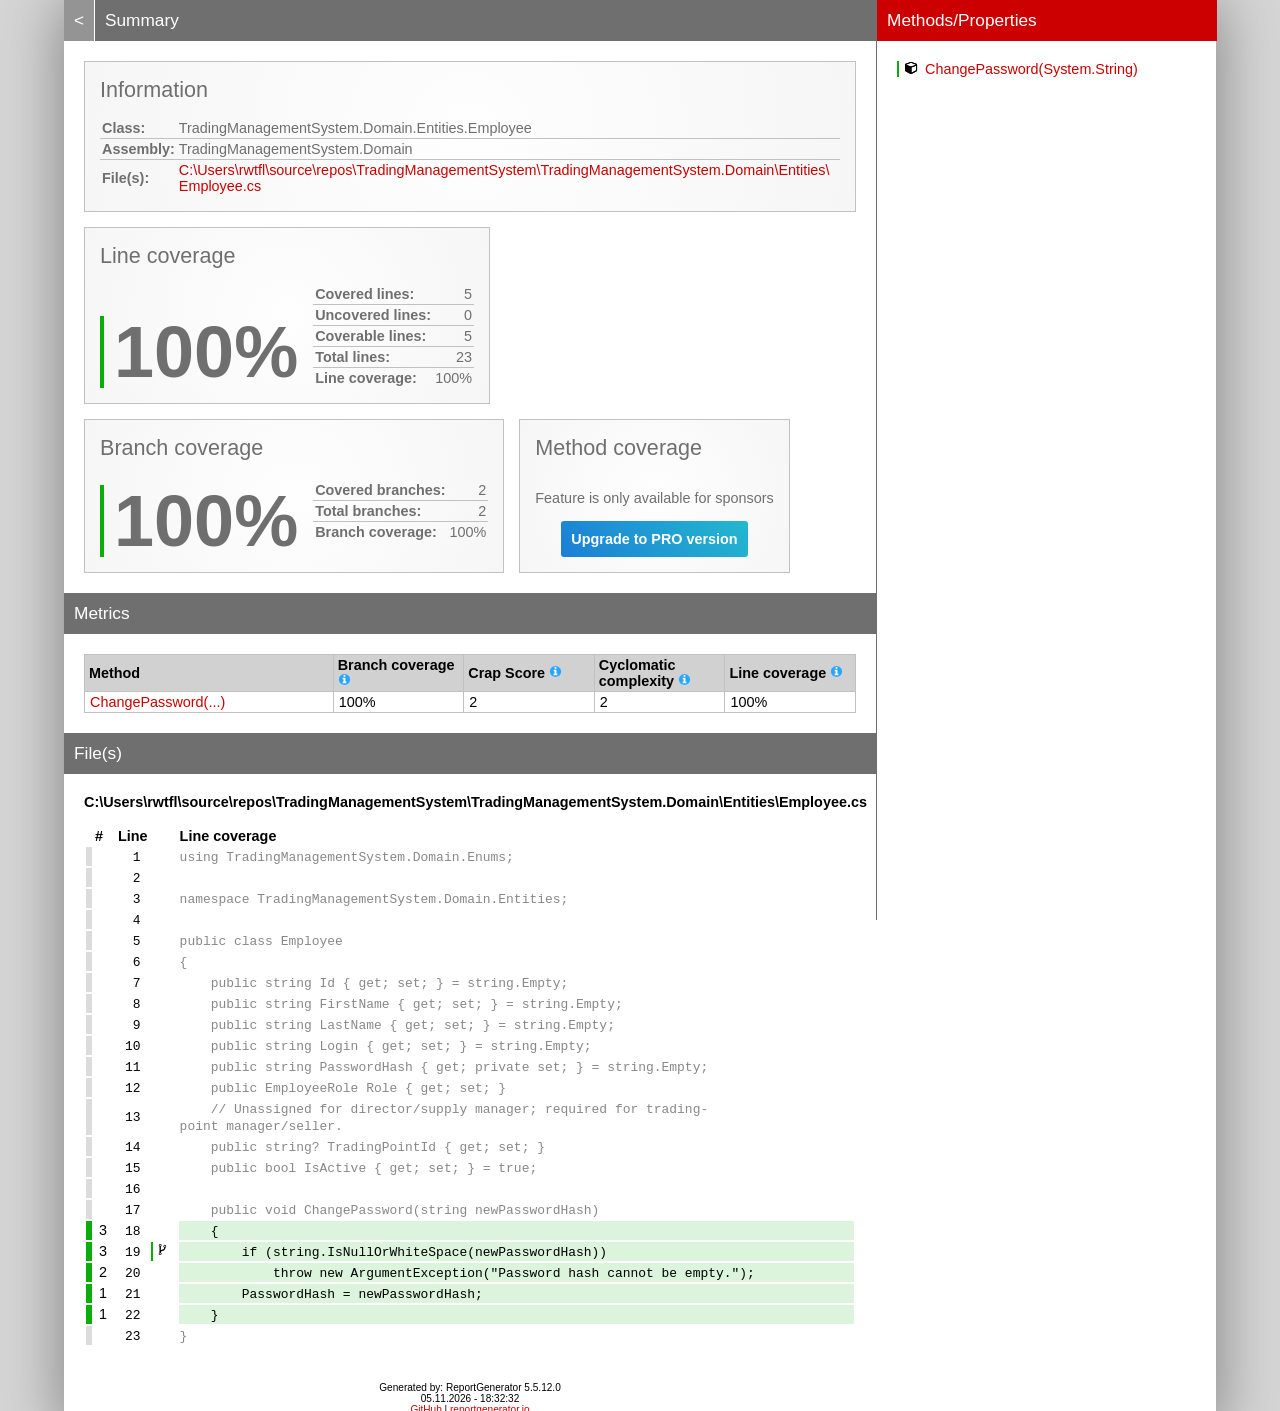
<file: CoverageReport/TradingManagementSystem.Domain_Employee.html>
<!DOCTYPE html>
<html>
<head>
<meta charset="utf-8" />
<meta name="viewport" content="width=device-width, initial-scale=1.0" />
<meta http-equiv="X-UA-Compatible" content="IE=EDGE,chrome=1" />
<link href="[data-uri]" rel="icon" type="image/x-icon" />
<title>TradingManagementSystem.Domain.Entities.Employee - Coverage Report</title>
<link rel="stylesheet" type="text/css" href="report.css" />
</head><body><div class="container"><div class="containerleft">
<h1><a href="index.html" class="back">&lt;</a> Summary</h1>
<div class="card-group">
<div class="card">
<div class="card-header">Information</div>
<div class="card-body">
<div class="table">
<table>
<tr>
<th>Class:</th>
<td class="limit-width " title="TradingManagementSystem.Domain.Entities.Employee">TradingManagementSystem.Domain.Entities.Employee</td>
</tr>
<tr>
<th>Assembly:</th>
<td class="limit-width " title="TradingManagementSystem.Domain">TradingManagementSystem.Domain</td>
</tr>
<tr>
<th>File(s):</th>
<td class="overflow-wrap"><a href="#CUsersrwtflsourcereposTradingManagementSystemTradingManagementSystemDomainEntitiesEmployeecs" class="navigatetohash">C:\Users\rwtfl\source\repos\TradingManagementSystem\TradingManagementSystem.Domain\Entities\Employee.cs</a></td>
</tr>
</table>
</div>
</div>
</div>
</div>
<div class="card-group">
<div class="card">
<div class="card-header">Line coverage</div>
<div class="card-body">
<div class="large cardpercentagebar cardpercentagebar0">100%</div>
<div class="table">
<table>
<tr>
<th>Covered lines:</th>
<td class="limit-width right" title="5">5</td>
</tr>
<tr>
<th>Uncovered lines:</th>
<td class="limit-width right" title="0">0</td>
</tr>
<tr>
<th>Coverable lines:</th>
<td class="limit-width right" title="5">5</td>
</tr>
<tr>
<th>Total lines:</th>
<td class="limit-width right" title="23">23</td>
</tr>
<tr>
<th>Line coverage:</th>
<td class="limit-width right" title="5 of 5">100%</td>
</tr>
</table>
</div>
</div>
</div>
<div class="card">
<div class="card-header">Branch coverage</div>
<div class="card-body">
<div class="large cardpercentagebar cardpercentagebar0">100%</div>
<div class="table">
<table>
<tr>
<th>Covered branches:</th>
<td class="limit-width right" title="2">2</td>
</tr>
<tr>
<th>Total branches:</th>
<td class="limit-width right" title="2">2</td>
</tr>
<tr>
<th>Branch coverage:</th>
<td class="limit-width right" title="2 of 2">100%</td>
</tr>
</table>
</div>
</div>
</div>
<div class="card">
<div class="card-header">Method coverage</div>
<div class="card-body">
<div class="center">
<p>Feature is only available for sponsors</p>
<a class="pro-button" href="https://reportgenerator.io/pro" target="_blank">Upgrade to PRO version</a>
</div>
</div>
</div>
</div>
<h1>Metrics</h1>
<div class="table-responsive">
<table class="overview table-fixed">
<colgroup>
<col class="column-min-200" />
<col class="column105" />
<col class="column105" />
<col class="column105" />
<col class="column105" />
</colgroup>
<thead><tr><th>Method</th><th>Branch coverage <a href="https://en.wikipedia.org/wiki/Code_coverage" target="_blank"><i class="icon-info-circled"></i></a></th><th>Crap Score <a href="https://googletesting.blogspot.de/2011/02/this-code-is-crap.html" target="_blank"><i class="icon-info-circled"></i></a></th><th>Cyclomatic complexity <a href="https://en.wikipedia.org/wiki/Cyclomatic_complexity" target="_blank"><i class="icon-info-circled"></i></a></th><th>Line coverage <a href="https://en.wikipedia.org/wiki/Code_coverage" target="_blank"><i class="icon-info-circled"></i></a></th></tr></thead>
<tbody>
<tr><td title="ChangePassword(System.String)"><a href="#file0_line18" class="navigatetohash">ChangePassword(...)</a></td><td>100%</td><td>2</td><td>2</td><td>100%</td></tr>
</tbody>
</table>
</div>
<h1>File(s)</h1>
<h2 id="CUsersrwtflsourcereposTradingManagementSystemTradingManagementSystemDomainEntitiesEmployeecs">C:\Users\rwtfl\source\repos\TradingManagementSystem\TradingManagementSystem.Domain\Entities\Employee.cs</h2>
<div class="table-responsive">
<table class="lineAnalysis">
<thead><tr><th></th><th>#</th><th>Line</th><th></th><th>Line coverage</th></tr></thead>
<tbody>
<tr class="" title="Not coverable" data-coverage="{'AllTestMethods': {'VC': '', 'LVS': 'gray'}}"><td class="gray">&nbsp;</td><td class="leftmargin rightmargin right"></td><td class="rightmargin right"><a id="file0_line1"></a><code>1</code></td><td></td><td class="lightgray"><code>using&nbsp;TradingManagementSystem.Domain.Enums;</code></td></tr>
<tr class="" title="Not coverable" data-coverage="{'AllTestMethods': {'VC': '', 'LVS': 'gray'}}"><td class="gray">&nbsp;</td><td class="leftmargin rightmargin right"></td><td class="rightmargin right"><a id="file0_line2"></a><code>2</code></td><td></td><td class="lightgray"><code></code></td></tr>
<tr class="" title="Not coverable" data-coverage="{'AllTestMethods': {'VC': '', 'LVS': 'gray'}}"><td class="gray">&nbsp;</td><td class="leftmargin rightmargin right"></td><td class="rightmargin right"><a id="file0_line3"></a><code>3</code></td><td></td><td class="lightgray"><code>namespace&nbsp;TradingManagementSystem.Domain.Entities;</code></td></tr>
<tr class="" title="Not coverable" data-coverage="{'AllTestMethods': {'VC': '', 'LVS': 'gray'}}"><td class="gray">&nbsp;</td><td class="leftmargin rightmargin right"></td><td class="rightmargin right"><a id="file0_line4"></a><code>4</code></td><td></td><td class="lightgray"><code></code></td></tr>
<tr class="" title="Not coverable" data-coverage="{'AllTestMethods': {'VC': '', 'LVS': 'gray'}}"><td class="gray">&nbsp;</td><td class="leftmargin rightmargin right"></td><td class="rightmargin right"><a id="file0_line5"></a><code>5</code></td><td></td><td class="lightgray"><code>public&nbsp;class&nbsp;Employee</code></td></tr>
<tr class="" title="Not coverable" data-coverage="{'AllTestMethods': {'VC': '', 'LVS': 'gray'}}"><td class="gray">&nbsp;</td><td class="leftmargin rightmargin right"></td><td class="rightmargin right"><a id="file0_line6"></a><code>6</code></td><td></td><td class="lightgray"><code>{</code></td></tr>
<tr class="" title="Not coverable" data-coverage="{'AllTestMethods': {'VC': '', 'LVS': 'gray'}}"><td class="gray">&nbsp;</td><td class="leftmargin rightmargin right"></td><td class="rightmargin right"><a id="file0_line7"></a><code>7</code></td><td></td><td class="lightgray"><code>&nbsp;&nbsp;&nbsp;&nbsp;public&nbsp;string&nbsp;Id&nbsp;{&nbsp;get;&nbsp;set;&nbsp;}&nbsp;=&nbsp;string.Empty;</code></td></tr>
<tr class="" title="Not coverable" data-coverage="{'AllTestMethods': {'VC': '', 'LVS': 'gray'}}"><td class="gray">&nbsp;</td><td class="leftmargin rightmargin right"></td><td class="rightmargin right"><a id="file0_line8"></a><code>8</code></td><td></td><td class="lightgray"><code>&nbsp;&nbsp;&nbsp;&nbsp;public&nbsp;string&nbsp;FirstName&nbsp;{&nbsp;get;&nbsp;set;&nbsp;}&nbsp;=&nbsp;string.Empty;</code></td></tr>
<tr class="" title="Not coverable" data-coverage="{'AllTestMethods': {'VC': '', 'LVS': 'gray'}}"><td class="gray">&nbsp;</td><td class="leftmargin rightmargin right"></td><td class="rightmargin right"><a id="file0_line9"></a><code>9</code></td><td></td><td class="lightgray"><code>&nbsp;&nbsp;&nbsp;&nbsp;public&nbsp;string&nbsp;LastName&nbsp;{&nbsp;get;&nbsp;set;&nbsp;}&nbsp;=&nbsp;string.Empty;</code></td></tr>
<tr class="" title="Not coverable" data-coverage="{'AllTestMethods': {'VC': '', 'LVS': 'gray'}}"><td class="gray">&nbsp;</td><td class="leftmargin rightmargin right"></td><td class="rightmargin right"><a id="file0_line10"></a><code>10</code></td><td></td><td class="lightgray"><code>&nbsp;&nbsp;&nbsp;&nbsp;public&nbsp;string&nbsp;Login&nbsp;{&nbsp;get;&nbsp;set;&nbsp;}&nbsp;=&nbsp;string.Empty;</code></td></tr>
<tr class="" title="Not coverable" data-coverage="{'AllTestMethods': {'VC': '', 'LVS': 'gray'}}"><td class="gray">&nbsp;</td><td class="leftmargin rightmargin right"></td><td class="rightmargin right"><a id="file0_line11"></a><code>11</code></td><td></td><td class="lightgray"><code>&nbsp;&nbsp;&nbsp;&nbsp;public&nbsp;string&nbsp;PasswordHash&nbsp;{&nbsp;get;&nbsp;private&nbsp;set;&nbsp;}&nbsp;=&nbsp;string.Empty;</code></td></tr>
<tr class="" title="Not coverable" data-coverage="{'AllTestMethods': {'VC': '', 'LVS': 'gray'}}"><td class="gray">&nbsp;</td><td class="leftmargin rightmargin right"></td><td class="rightmargin right"><a id="file0_line12"></a><code>12</code></td><td></td><td class="lightgray"><code>&nbsp;&nbsp;&nbsp;&nbsp;public&nbsp;EmployeeRole&nbsp;Role&nbsp;{&nbsp;get;&nbsp;set;&nbsp;}</code></td></tr>
<tr class="" title="Not coverable" data-coverage="{'AllTestMethods': {'VC': '', 'LVS': 'gray'}}"><td class="gray">&nbsp;</td><td class="leftmargin rightmargin right"></td><td class="rightmargin right"><a id="file0_line13"></a><code>13</code></td><td></td><td class="lightgray"><code>&nbsp;&nbsp;&nbsp;&nbsp;//&nbsp;Unassigned&nbsp;for&nbsp;director/supply&nbsp;manager;&nbsp;required&nbsp;for&nbsp;trading-point&nbsp;manager/seller.</code></td></tr>
<tr class="" title="Not coverable" data-coverage="{'AllTestMethods': {'VC': '', 'LVS': 'gray'}}"><td class="gray">&nbsp;</td><td class="leftmargin rightmargin right"></td><td class="rightmargin right"><a id="file0_line14"></a><code>14</code></td><td></td><td class="lightgray"><code>&nbsp;&nbsp;&nbsp;&nbsp;public&nbsp;string?&nbsp;TradingPointId&nbsp;{&nbsp;get;&nbsp;set;&nbsp;}</code></td></tr>
<tr class="" title="Not coverable" data-coverage="{'AllTestMethods': {'VC': '', 'LVS': 'gray'}}"><td class="gray">&nbsp;</td><td class="leftmargin rightmargin right"></td><td class="rightmargin right"><a id="file0_line15"></a><code>15</code></td><td></td><td class="lightgray"><code>&nbsp;&nbsp;&nbsp;&nbsp;public&nbsp;bool&nbsp;IsActive&nbsp;{&nbsp;get;&nbsp;set;&nbsp;}&nbsp;=&nbsp;true;</code></td></tr>
<tr class="" title="Not coverable" data-coverage="{'AllTestMethods': {'VC': '', 'LVS': 'gray'}}"><td class="gray">&nbsp;</td><td class="leftmargin rightmargin right"></td><td class="rightmargin right"><a id="file0_line16"></a><code>16</code></td><td></td><td class="lightgray"><code></code></td></tr>
<tr class="" title="Not coverable" data-coverage="{'AllTestMethods': {'VC': '', 'LVS': 'gray'}}"><td class="gray">&nbsp;</td><td class="leftmargin rightmargin right"></td><td class="rightmargin right"><a id="file0_line17"></a><code>17</code></td><td></td><td class="lightgray"><code>&nbsp;&nbsp;&nbsp;&nbsp;public&nbsp;void&nbsp;ChangePassword(string&nbsp;newPasswordHash)</code></td></tr>
<tr class="coverableline" title="Covered (3 visits)" data-coverage="{'AllTestMethods': {'VC': '3', 'LVS': 'green'}}"><td class="green">&nbsp;</td><td class="leftmargin rightmargin right">3</td><td class="rightmargin right"><a id="file0_line18"></a><code>18</code></td><td></td><td class="lightgreen"><code>&nbsp;&nbsp;&nbsp;&nbsp;{</code></td></tr>
<tr class="coverableline" title="Covered (3 visits, 2 of 2 branches are covered)" data-coverage="{'AllTestMethods': {'VC': '3', 'LVS': 'green'}}"><td class="green">&nbsp;</td><td class="leftmargin rightmargin right">3</td><td class="rightmargin right"><a id="file0_line19"></a><code>19</code></td><td class="percentagebar percentagebar100"><i class="icon-fork"></i></td><td class="lightgreen"><code>&nbsp;&nbsp;&nbsp;&nbsp;&nbsp;&nbsp;&nbsp;&nbsp;if&nbsp;(string.IsNullOrWhiteSpace(newPasswordHash))</code></td></tr>
<tr class="coverableline" title="Covered (2 visits)" data-coverage="{'AllTestMethods': {'VC': '2', 'LVS': 'green'}}"><td class="green">&nbsp;</td><td class="leftmargin rightmargin right">2</td><td class="rightmargin right"><a id="file0_line20"></a><code>20</code></td><td></td><td class="lightgreen"><code>&nbsp;&nbsp;&nbsp;&nbsp;&nbsp;&nbsp;&nbsp;&nbsp;&nbsp;&nbsp;&nbsp;&nbsp;throw&nbsp;new&nbsp;ArgumentException(&quot;Password&nbsp;hash&nbsp;cannot&nbsp;be&nbsp;empty.&quot;);</code></td></tr>
<tr class="coverableline" title="Covered (1 visits)" data-coverage="{'AllTestMethods': {'VC': '1', 'LVS': 'green'}}"><td class="green">&nbsp;</td><td class="leftmargin rightmargin right">1</td><td class="rightmargin right"><a id="file0_line21"></a><code>21</code></td><td></td><td class="lightgreen"><code>&nbsp;&nbsp;&nbsp;&nbsp;&nbsp;&nbsp;&nbsp;&nbsp;PasswordHash&nbsp;=&nbsp;newPasswordHash;</code></td></tr>
<tr class="coverableline" title="Covered (1 visits)" data-coverage="{'AllTestMethods': {'VC': '1', 'LVS': 'green'}}"><td class="green">&nbsp;</td><td class="leftmargin rightmargin right">1</td><td class="rightmargin right"><a id="file0_line22"></a><code>22</code></td><td></td><td class="lightgreen"><code>&nbsp;&nbsp;&nbsp;&nbsp;}</code></td></tr>
<tr class="" title="Not coverable" data-coverage="{'AllTestMethods': {'VC': '', 'LVS': 'gray'}}"><td class="gray">&nbsp;</td><td class="leftmargin rightmargin right"></td><td class="rightmargin right"><a id="file0_line23"></a><code>23</code></td><td></td><td class="lightgray"><code>}</code></td></tr>
</tbody>
</table>
</div>
<div class="footer">Generated by: ReportGenerator 5.5.12.0<br />05.11.2026 - 18:32:32<br /><a href="https://github.com/danielpalme/ReportGenerator">GitHub</a> | <a href="https://reportgenerator.io">reportgenerator.io</a></div></div>
<div class="containerright">
<div class="containerrightfixed">
<h1>Methods/Properties</h1>
<a href="#file0_line18" class="navigatetohash percentagebar percentagebar100" title="Line coverage: 100% - ChangePassword(System.String)"><i class="icon-cube"></i>ChangePassword(System.String)</a><br />
<br/></div>
</div></div>
<script type="text/javascript" src="class.js"></script>
</body></html>
</file>
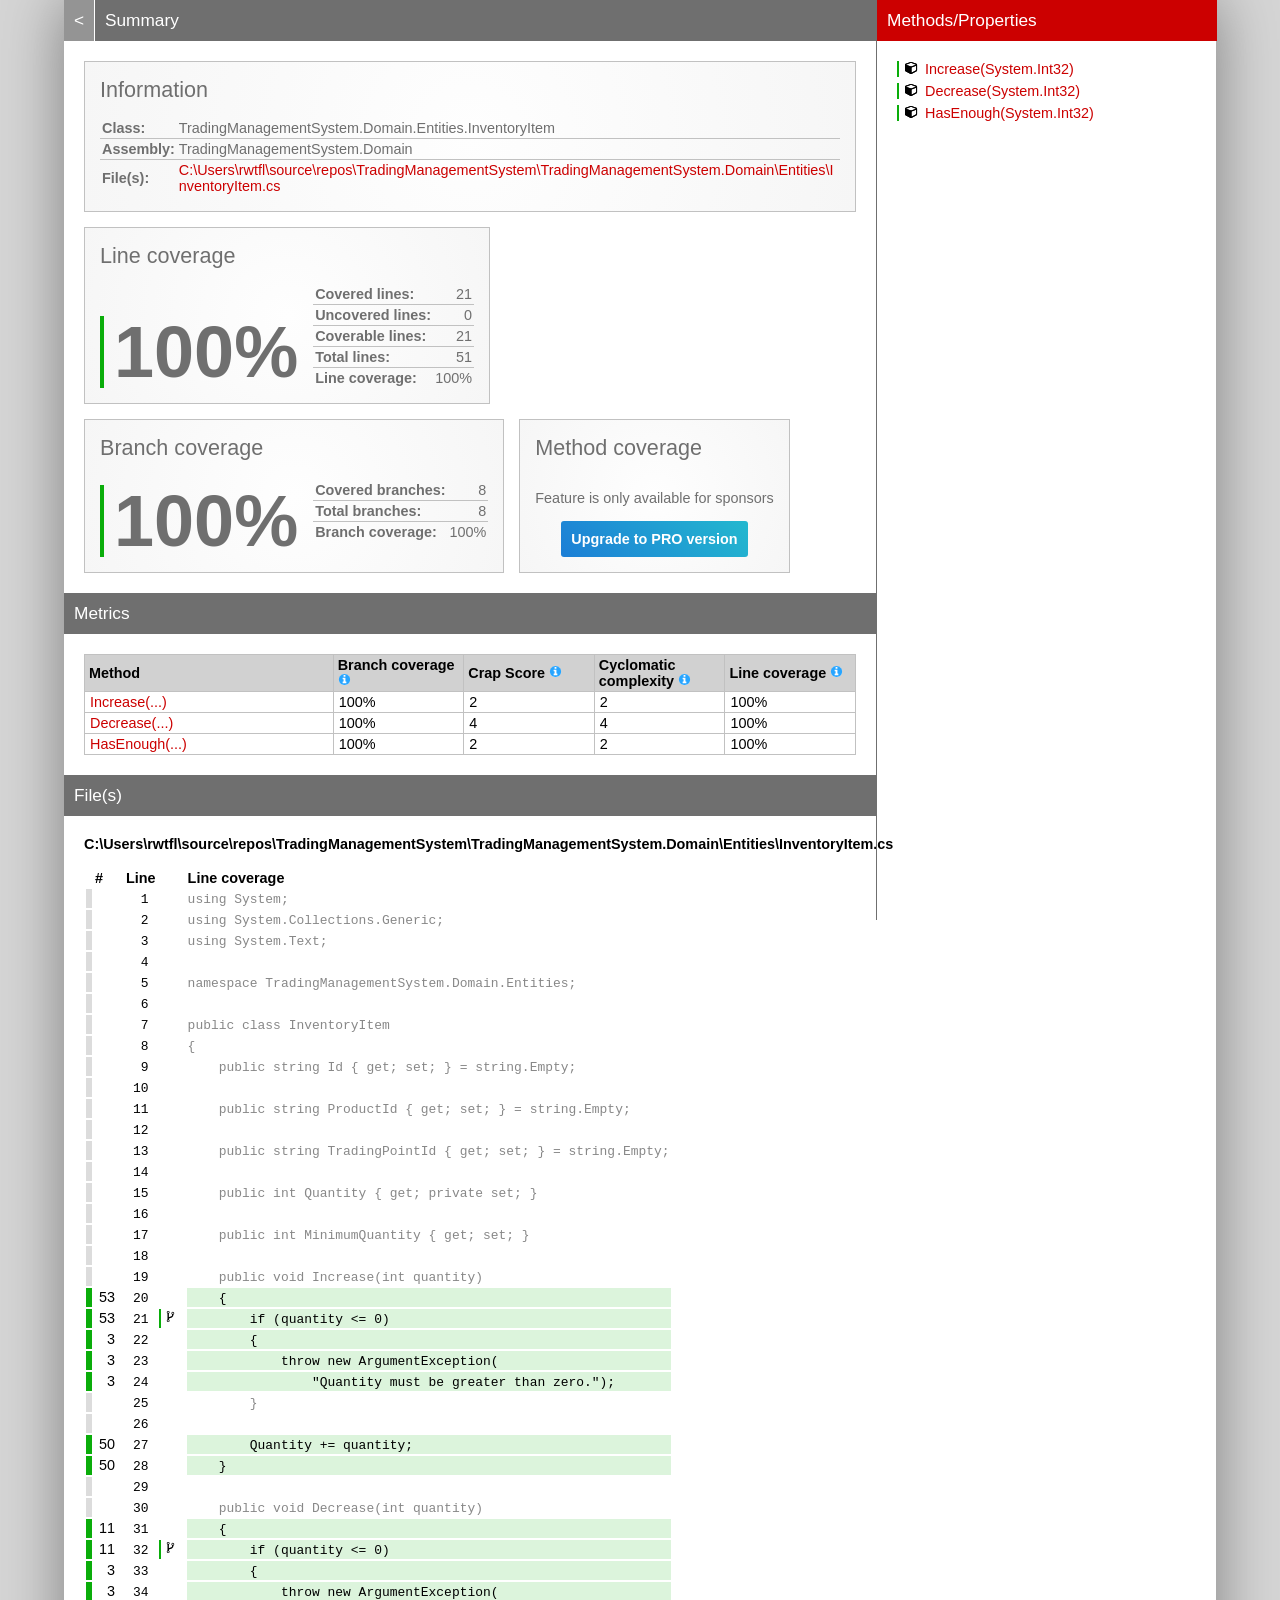
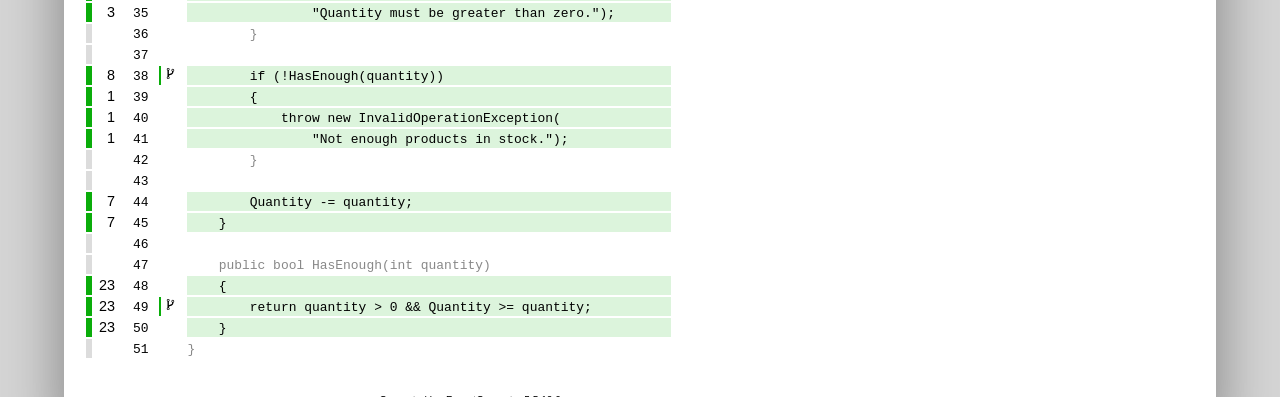
<file: CoverageReport/TradingManagementSystem.Domain_InventoryItem.html>
<!DOCTYPE html>
<html>
<head>
<meta charset="utf-8" />
<meta name="viewport" content="width=device-width, initial-scale=1.0" />
<meta http-equiv="X-UA-Compatible" content="IE=EDGE,chrome=1" />
<link href="[data-uri]" rel="icon" type="image/x-icon" />
<title>TradingManagementSystem.Domain.Entities.InventoryItem - Coverage Report</title>
<link rel="stylesheet" type="text/css" href="report.css" />
</head><body><div class="container"><div class="containerleft">
<h1><a href="index.html" class="back">&lt;</a> Summary</h1>
<div class="card-group">
<div class="card">
<div class="card-header">Information</div>
<div class="card-body">
<div class="table">
<table>
<tr>
<th>Class:</th>
<td class="limit-width " title="TradingManagementSystem.Domain.Entities.InventoryItem">TradingManagementSystem.Domain.Entities.InventoryItem</td>
</tr>
<tr>
<th>Assembly:</th>
<td class="limit-width " title="TradingManagementSystem.Domain">TradingManagementSystem.Domain</td>
</tr>
<tr>
<th>File(s):</th>
<td class="overflow-wrap"><a href="#CUsersrwtflsourcereposTradingManagementSystemTradingManagementSystemDomainEntitiesInventoryItemcs" class="navigatetohash">C:\Users\rwtfl\source\repos\TradingManagementSystem\TradingManagementSystem.Domain\Entities\InventoryItem.cs</a></td>
</tr>
</table>
</div>
</div>
</div>
</div>
<div class="card-group">
<div class="card">
<div class="card-header">Line coverage</div>
<div class="card-body">
<div class="large cardpercentagebar cardpercentagebar0">100%</div>
<div class="table">
<table>
<tr>
<th>Covered lines:</th>
<td class="limit-width right" title="21">21</td>
</tr>
<tr>
<th>Uncovered lines:</th>
<td class="limit-width right" title="0">0</td>
</tr>
<tr>
<th>Coverable lines:</th>
<td class="limit-width right" title="21">21</td>
</tr>
<tr>
<th>Total lines:</th>
<td class="limit-width right" title="51">51</td>
</tr>
<tr>
<th>Line coverage:</th>
<td class="limit-width right" title="21 of 21">100%</td>
</tr>
</table>
</div>
</div>
</div>
<div class="card">
<div class="card-header">Branch coverage</div>
<div class="card-body">
<div class="large cardpercentagebar cardpercentagebar0">100%</div>
<div class="table">
<table>
<tr>
<th>Covered branches:</th>
<td class="limit-width right" title="8">8</td>
</tr>
<tr>
<th>Total branches:</th>
<td class="limit-width right" title="8">8</td>
</tr>
<tr>
<th>Branch coverage:</th>
<td class="limit-width right" title="8 of 8">100%</td>
</tr>
</table>
</div>
</div>
</div>
<div class="card">
<div class="card-header">Method coverage</div>
<div class="card-body">
<div class="center">
<p>Feature is only available for sponsors</p>
<a class="pro-button" href="https://reportgenerator.io/pro" target="_blank">Upgrade to PRO version</a>
</div>
</div>
</div>
</div>
<h1>Metrics</h1>
<div class="table-responsive">
<table class="overview table-fixed">
<colgroup>
<col class="column-min-200" />
<col class="column105" />
<col class="column105" />
<col class="column105" />
<col class="column105" />
</colgroup>
<thead><tr><th>Method</th><th>Branch coverage <a href="https://en.wikipedia.org/wiki/Code_coverage" target="_blank"><i class="icon-info-circled"></i></a></th><th>Crap Score <a href="https://googletesting.blogspot.de/2011/02/this-code-is-crap.html" target="_blank"><i class="icon-info-circled"></i></a></th><th>Cyclomatic complexity <a href="https://en.wikipedia.org/wiki/Cyclomatic_complexity" target="_blank"><i class="icon-info-circled"></i></a></th><th>Line coverage <a href="https://en.wikipedia.org/wiki/Code_coverage" target="_blank"><i class="icon-info-circled"></i></a></th></tr></thead>
<tbody>
<tr><td title="Increase(System.Int32)"><a href="#file0_line20" class="navigatetohash">Increase(...)</a></td><td>100%</td><td>2</td><td>2</td><td>100%</td></tr>
<tr><td title="Decrease(System.Int32)"><a href="#file0_line31" class="navigatetohash">Decrease(...)</a></td><td>100%</td><td>4</td><td>4</td><td>100%</td></tr>
<tr><td title="HasEnough(System.Int32)"><a href="#file0_line48" class="navigatetohash">HasEnough(...)</a></td><td>100%</td><td>2</td><td>2</td><td>100%</td></tr>
</tbody>
</table>
</div>
<h1>File(s)</h1>
<h2 id="CUsersrwtflsourcereposTradingManagementSystemTradingManagementSystemDomainEntitiesInventoryItemcs">C:\Users\rwtfl\source\repos\TradingManagementSystem\TradingManagementSystem.Domain\Entities\InventoryItem.cs</h2>
<div class="table-responsive">
<table class="lineAnalysis">
<thead><tr><th></th><th>#</th><th>Line</th><th></th><th>Line coverage</th></tr></thead>
<tbody>
<tr class="" title="Not coverable" data-coverage="{'AllTestMethods': {'VC': '', 'LVS': 'gray'}}"><td class="gray">&nbsp;</td><td class="leftmargin rightmargin right"></td><td class="rightmargin right"><a id="file0_line1"></a><code>1</code></td><td></td><td class="lightgray"><code>using&nbsp;System;</code></td></tr>
<tr class="" title="Not coverable" data-coverage="{'AllTestMethods': {'VC': '', 'LVS': 'gray'}}"><td class="gray">&nbsp;</td><td class="leftmargin rightmargin right"></td><td class="rightmargin right"><a id="file0_line2"></a><code>2</code></td><td></td><td class="lightgray"><code>using&nbsp;System.Collections.Generic;</code></td></tr>
<tr class="" title="Not coverable" data-coverage="{'AllTestMethods': {'VC': '', 'LVS': 'gray'}}"><td class="gray">&nbsp;</td><td class="leftmargin rightmargin right"></td><td class="rightmargin right"><a id="file0_line3"></a><code>3</code></td><td></td><td class="lightgray"><code>using&nbsp;System.Text;</code></td></tr>
<tr class="" title="Not coverable" data-coverage="{'AllTestMethods': {'VC': '', 'LVS': 'gray'}}"><td class="gray">&nbsp;</td><td class="leftmargin rightmargin right"></td><td class="rightmargin right"><a id="file0_line4"></a><code>4</code></td><td></td><td class="lightgray"><code></code></td></tr>
<tr class="" title="Not coverable" data-coverage="{'AllTestMethods': {'VC': '', 'LVS': 'gray'}}"><td class="gray">&nbsp;</td><td class="leftmargin rightmargin right"></td><td class="rightmargin right"><a id="file0_line5"></a><code>5</code></td><td></td><td class="lightgray"><code>namespace&nbsp;TradingManagementSystem.Domain.Entities;</code></td></tr>
<tr class="" title="Not coverable" data-coverage="{'AllTestMethods': {'VC': '', 'LVS': 'gray'}}"><td class="gray">&nbsp;</td><td class="leftmargin rightmargin right"></td><td class="rightmargin right"><a id="file0_line6"></a><code>6</code></td><td></td><td class="lightgray"><code></code></td></tr>
<tr class="" title="Not coverable" data-coverage="{'AllTestMethods': {'VC': '', 'LVS': 'gray'}}"><td class="gray">&nbsp;</td><td class="leftmargin rightmargin right"></td><td class="rightmargin right"><a id="file0_line7"></a><code>7</code></td><td></td><td class="lightgray"><code>public&nbsp;class&nbsp;InventoryItem</code></td></tr>
<tr class="" title="Not coverable" data-coverage="{'AllTestMethods': {'VC': '', 'LVS': 'gray'}}"><td class="gray">&nbsp;</td><td class="leftmargin rightmargin right"></td><td class="rightmargin right"><a id="file0_line8"></a><code>8</code></td><td></td><td class="lightgray"><code>{</code></td></tr>
<tr class="" title="Not coverable" data-coverage="{'AllTestMethods': {'VC': '', 'LVS': 'gray'}}"><td class="gray">&nbsp;</td><td class="leftmargin rightmargin right"></td><td class="rightmargin right"><a id="file0_line9"></a><code>9</code></td><td></td><td class="lightgray"><code>&nbsp;&nbsp;&nbsp;&nbsp;public&nbsp;string&nbsp;Id&nbsp;{&nbsp;get;&nbsp;set;&nbsp;}&nbsp;=&nbsp;string.Empty;</code></td></tr>
<tr class="" title="Not coverable" data-coverage="{'AllTestMethods': {'VC': '', 'LVS': 'gray'}}"><td class="gray">&nbsp;</td><td class="leftmargin rightmargin right"></td><td class="rightmargin right"><a id="file0_line10"></a><code>10</code></td><td></td><td class="lightgray"><code></code></td></tr>
<tr class="" title="Not coverable" data-coverage="{'AllTestMethods': {'VC': '', 'LVS': 'gray'}}"><td class="gray">&nbsp;</td><td class="leftmargin rightmargin right"></td><td class="rightmargin right"><a id="file0_line11"></a><code>11</code></td><td></td><td class="lightgray"><code>&nbsp;&nbsp;&nbsp;&nbsp;public&nbsp;string&nbsp;ProductId&nbsp;{&nbsp;get;&nbsp;set;&nbsp;}&nbsp;=&nbsp;string.Empty;</code></td></tr>
<tr class="" title="Not coverable" data-coverage="{'AllTestMethods': {'VC': '', 'LVS': 'gray'}}"><td class="gray">&nbsp;</td><td class="leftmargin rightmargin right"></td><td class="rightmargin right"><a id="file0_line12"></a><code>12</code></td><td></td><td class="lightgray"><code></code></td></tr>
<tr class="" title="Not coverable" data-coverage="{'AllTestMethods': {'VC': '', 'LVS': 'gray'}}"><td class="gray">&nbsp;</td><td class="leftmargin rightmargin right"></td><td class="rightmargin right"><a id="file0_line13"></a><code>13</code></td><td></td><td class="lightgray"><code>&nbsp;&nbsp;&nbsp;&nbsp;public&nbsp;string&nbsp;TradingPointId&nbsp;{&nbsp;get;&nbsp;set;&nbsp;}&nbsp;=&nbsp;string.Empty;</code></td></tr>
<tr class="" title="Not coverable" data-coverage="{'AllTestMethods': {'VC': '', 'LVS': 'gray'}}"><td class="gray">&nbsp;</td><td class="leftmargin rightmargin right"></td><td class="rightmargin right"><a id="file0_line14"></a><code>14</code></td><td></td><td class="lightgray"><code></code></td></tr>
<tr class="" title="Not coverable" data-coverage="{'AllTestMethods': {'VC': '', 'LVS': 'gray'}}"><td class="gray">&nbsp;</td><td class="leftmargin rightmargin right"></td><td class="rightmargin right"><a id="file0_line15"></a><code>15</code></td><td></td><td class="lightgray"><code>&nbsp;&nbsp;&nbsp;&nbsp;public&nbsp;int&nbsp;Quantity&nbsp;{&nbsp;get;&nbsp;private&nbsp;set;&nbsp;}</code></td></tr>
<tr class="" title="Not coverable" data-coverage="{'AllTestMethods': {'VC': '', 'LVS': 'gray'}}"><td class="gray">&nbsp;</td><td class="leftmargin rightmargin right"></td><td class="rightmargin right"><a id="file0_line16"></a><code>16</code></td><td></td><td class="lightgray"><code></code></td></tr>
<tr class="" title="Not coverable" data-coverage="{'AllTestMethods': {'VC': '', 'LVS': 'gray'}}"><td class="gray">&nbsp;</td><td class="leftmargin rightmargin right"></td><td class="rightmargin right"><a id="file0_line17"></a><code>17</code></td><td></td><td class="lightgray"><code>&nbsp;&nbsp;&nbsp;&nbsp;public&nbsp;int&nbsp;MinimumQuantity&nbsp;{&nbsp;get;&nbsp;set;&nbsp;}</code></td></tr>
<tr class="" title="Not coverable" data-coverage="{'AllTestMethods': {'VC': '', 'LVS': 'gray'}}"><td class="gray">&nbsp;</td><td class="leftmargin rightmargin right"></td><td class="rightmargin right"><a id="file0_line18"></a><code>18</code></td><td></td><td class="lightgray"><code></code></td></tr>
<tr class="" title="Not coverable" data-coverage="{'AllTestMethods': {'VC': '', 'LVS': 'gray'}}"><td class="gray">&nbsp;</td><td class="leftmargin rightmargin right"></td><td class="rightmargin right"><a id="file0_line19"></a><code>19</code></td><td></td><td class="lightgray"><code>&nbsp;&nbsp;&nbsp;&nbsp;public&nbsp;void&nbsp;Increase(int&nbsp;quantity)</code></td></tr>
<tr class="coverableline" title="Covered (53 visits)" data-coverage="{'AllTestMethods': {'VC': '53', 'LVS': 'green'}}"><td class="green">&nbsp;</td><td class="leftmargin rightmargin right">53</td><td class="rightmargin right"><a id="file0_line20"></a><code>20</code></td><td></td><td class="lightgreen"><code>&nbsp;&nbsp;&nbsp;&nbsp;{</code></td></tr>
<tr class="coverableline" title="Covered (53 visits, 2 of 2 branches are covered)" data-coverage="{'AllTestMethods': {'VC': '53', 'LVS': 'green'}}"><td class="green">&nbsp;</td><td class="leftmargin rightmargin right">53</td><td class="rightmargin right"><a id="file0_line21"></a><code>21</code></td><td class="percentagebar percentagebar100"><i class="icon-fork"></i></td><td class="lightgreen"><code>&nbsp;&nbsp;&nbsp;&nbsp;&nbsp;&nbsp;&nbsp;&nbsp;if&nbsp;(quantity&nbsp;&lt;=&nbsp;0)</code></td></tr>
<tr class="coverableline" title="Covered (3 visits)" data-coverage="{'AllTestMethods': {'VC': '3', 'LVS': 'green'}}"><td class="green">&nbsp;</td><td class="leftmargin rightmargin right">3</td><td class="rightmargin right"><a id="file0_line22"></a><code>22</code></td><td></td><td class="lightgreen"><code>&nbsp;&nbsp;&nbsp;&nbsp;&nbsp;&nbsp;&nbsp;&nbsp;{</code></td></tr>
<tr class="coverableline" title="Covered (3 visits)" data-coverage="{'AllTestMethods': {'VC': '3', 'LVS': 'green'}}"><td class="green">&nbsp;</td><td class="leftmargin rightmargin right">3</td><td class="rightmargin right"><a id="file0_line23"></a><code>23</code></td><td></td><td class="lightgreen"><code>&nbsp;&nbsp;&nbsp;&nbsp;&nbsp;&nbsp;&nbsp;&nbsp;&nbsp;&nbsp;&nbsp;&nbsp;throw&nbsp;new&nbsp;ArgumentException(</code></td></tr>
<tr class="coverableline" title="Covered (3 visits)" data-coverage="{'AllTestMethods': {'VC': '3', 'LVS': 'green'}}"><td class="green">&nbsp;</td><td class="leftmargin rightmargin right">3</td><td class="rightmargin right"><a id="file0_line24"></a><code>24</code></td><td></td><td class="lightgreen"><code>&nbsp;&nbsp;&nbsp;&nbsp;&nbsp;&nbsp;&nbsp;&nbsp;&nbsp;&nbsp;&nbsp;&nbsp;&nbsp;&nbsp;&nbsp;&nbsp;&quot;Quantity&nbsp;must&nbsp;be&nbsp;greater&nbsp;than&nbsp;zero.&quot;);</code></td></tr>
<tr class="" title="Not coverable" data-coverage="{'AllTestMethods': {'VC': '', 'LVS': 'gray'}}"><td class="gray">&nbsp;</td><td class="leftmargin rightmargin right"></td><td class="rightmargin right"><a id="file0_line25"></a><code>25</code></td><td></td><td class="lightgray"><code>&nbsp;&nbsp;&nbsp;&nbsp;&nbsp;&nbsp;&nbsp;&nbsp;}</code></td></tr>
<tr class="" title="Not coverable" data-coverage="{'AllTestMethods': {'VC': '', 'LVS': 'gray'}}"><td class="gray">&nbsp;</td><td class="leftmargin rightmargin right"></td><td class="rightmargin right"><a id="file0_line26"></a><code>26</code></td><td></td><td class="lightgray"><code></code></td></tr>
<tr class="coverableline" title="Covered (50 visits)" data-coverage="{'AllTestMethods': {'VC': '50', 'LVS': 'green'}}"><td class="green">&nbsp;</td><td class="leftmargin rightmargin right">50</td><td class="rightmargin right"><a id="file0_line27"></a><code>27</code></td><td></td><td class="lightgreen"><code>&nbsp;&nbsp;&nbsp;&nbsp;&nbsp;&nbsp;&nbsp;&nbsp;Quantity&nbsp;+=&nbsp;quantity;</code></td></tr>
<tr class="coverableline" title="Covered (50 visits)" data-coverage="{'AllTestMethods': {'VC': '50', 'LVS': 'green'}}"><td class="green">&nbsp;</td><td class="leftmargin rightmargin right">50</td><td class="rightmargin right"><a id="file0_line28"></a><code>28</code></td><td></td><td class="lightgreen"><code>&nbsp;&nbsp;&nbsp;&nbsp;}</code></td></tr>
<tr class="" title="Not coverable" data-coverage="{'AllTestMethods': {'VC': '', 'LVS': 'gray'}}"><td class="gray">&nbsp;</td><td class="leftmargin rightmargin right"></td><td class="rightmargin right"><a id="file0_line29"></a><code>29</code></td><td></td><td class="lightgray"><code></code></td></tr>
<tr class="" title="Not coverable" data-coverage="{'AllTestMethods': {'VC': '', 'LVS': 'gray'}}"><td class="gray">&nbsp;</td><td class="leftmargin rightmargin right"></td><td class="rightmargin right"><a id="file0_line30"></a><code>30</code></td><td></td><td class="lightgray"><code>&nbsp;&nbsp;&nbsp;&nbsp;public&nbsp;void&nbsp;Decrease(int&nbsp;quantity)</code></td></tr>
<tr class="coverableline" title="Covered (11 visits)" data-coverage="{'AllTestMethods': {'VC': '11', 'LVS': 'green'}}"><td class="green">&nbsp;</td><td class="leftmargin rightmargin right">11</td><td class="rightmargin right"><a id="file0_line31"></a><code>31</code></td><td></td><td class="lightgreen"><code>&nbsp;&nbsp;&nbsp;&nbsp;{</code></td></tr>
<tr class="coverableline" title="Covered (11 visits, 2 of 2 branches are covered)" data-coverage="{'AllTestMethods': {'VC': '11', 'LVS': 'green'}}"><td class="green">&nbsp;</td><td class="leftmargin rightmargin right">11</td><td class="rightmargin right"><a id="file0_line32"></a><code>32</code></td><td class="percentagebar percentagebar100"><i class="icon-fork"></i></td><td class="lightgreen"><code>&nbsp;&nbsp;&nbsp;&nbsp;&nbsp;&nbsp;&nbsp;&nbsp;if&nbsp;(quantity&nbsp;&lt;=&nbsp;0)</code></td></tr>
<tr class="coverableline" title="Covered (3 visits)" data-coverage="{'AllTestMethods': {'VC': '3', 'LVS': 'green'}}"><td class="green">&nbsp;</td><td class="leftmargin rightmargin right">3</td><td class="rightmargin right"><a id="file0_line33"></a><code>33</code></td><td></td><td class="lightgreen"><code>&nbsp;&nbsp;&nbsp;&nbsp;&nbsp;&nbsp;&nbsp;&nbsp;{</code></td></tr>
<tr class="coverableline" title="Covered (3 visits)" data-coverage="{'AllTestMethods': {'VC': '3', 'LVS': 'green'}}"><td class="green">&nbsp;</td><td class="leftmargin rightmargin right">3</td><td class="rightmargin right"><a id="file0_line34"></a><code>34</code></td><td></td><td class="lightgreen"><code>&nbsp;&nbsp;&nbsp;&nbsp;&nbsp;&nbsp;&nbsp;&nbsp;&nbsp;&nbsp;&nbsp;&nbsp;throw&nbsp;new&nbsp;ArgumentException(</code></td></tr>
<tr class="coverableline" title="Covered (3 visits)" data-coverage="{'AllTestMethods': {'VC': '3', 'LVS': 'green'}}"><td class="green">&nbsp;</td><td class="leftmargin rightmargin right">3</td><td class="rightmargin right"><a id="file0_line35"></a><code>35</code></td><td></td><td class="lightgreen"><code>&nbsp;&nbsp;&nbsp;&nbsp;&nbsp;&nbsp;&nbsp;&nbsp;&nbsp;&nbsp;&nbsp;&nbsp;&nbsp;&nbsp;&nbsp;&nbsp;&quot;Quantity&nbsp;must&nbsp;be&nbsp;greater&nbsp;than&nbsp;zero.&quot;);</code></td></tr>
<tr class="" title="Not coverable" data-coverage="{'AllTestMethods': {'VC': '', 'LVS': 'gray'}}"><td class="gray">&nbsp;</td><td class="leftmargin rightmargin right"></td><td class="rightmargin right"><a id="file0_line36"></a><code>36</code></td><td></td><td class="lightgray"><code>&nbsp;&nbsp;&nbsp;&nbsp;&nbsp;&nbsp;&nbsp;&nbsp;}</code></td></tr>
<tr class="" title="Not coverable" data-coverage="{'AllTestMethods': {'VC': '', 'LVS': 'gray'}}"><td class="gray">&nbsp;</td><td class="leftmargin rightmargin right"></td><td class="rightmargin right"><a id="file0_line37"></a><code>37</code></td><td></td><td class="lightgray"><code></code></td></tr>
<tr class="coverableline" title="Covered (8 visits, 2 of 2 branches are covered)" data-coverage="{'AllTestMethods': {'VC': '8', 'LVS': 'green'}}"><td class="green">&nbsp;</td><td class="leftmargin rightmargin right">8</td><td class="rightmargin right"><a id="file0_line38"></a><code>38</code></td><td class="percentagebar percentagebar100"><i class="icon-fork"></i></td><td class="lightgreen"><code>&nbsp;&nbsp;&nbsp;&nbsp;&nbsp;&nbsp;&nbsp;&nbsp;if&nbsp;(!HasEnough(quantity))</code></td></tr>
<tr class="coverableline" title="Covered (1 visits)" data-coverage="{'AllTestMethods': {'VC': '1', 'LVS': 'green'}}"><td class="green">&nbsp;</td><td class="leftmargin rightmargin right">1</td><td class="rightmargin right"><a id="file0_line39"></a><code>39</code></td><td></td><td class="lightgreen"><code>&nbsp;&nbsp;&nbsp;&nbsp;&nbsp;&nbsp;&nbsp;&nbsp;{</code></td></tr>
<tr class="coverableline" title="Covered (1 visits)" data-coverage="{'AllTestMethods': {'VC': '1', 'LVS': 'green'}}"><td class="green">&nbsp;</td><td class="leftmargin rightmargin right">1</td><td class="rightmargin right"><a id="file0_line40"></a><code>40</code></td><td></td><td class="lightgreen"><code>&nbsp;&nbsp;&nbsp;&nbsp;&nbsp;&nbsp;&nbsp;&nbsp;&nbsp;&nbsp;&nbsp;&nbsp;throw&nbsp;new&nbsp;InvalidOperationException(</code></td></tr>
<tr class="coverableline" title="Covered (1 visits)" data-coverage="{'AllTestMethods': {'VC': '1', 'LVS': 'green'}}"><td class="green">&nbsp;</td><td class="leftmargin rightmargin right">1</td><td class="rightmargin right"><a id="file0_line41"></a><code>41</code></td><td></td><td class="lightgreen"><code>&nbsp;&nbsp;&nbsp;&nbsp;&nbsp;&nbsp;&nbsp;&nbsp;&nbsp;&nbsp;&nbsp;&nbsp;&nbsp;&nbsp;&nbsp;&nbsp;&quot;Not&nbsp;enough&nbsp;products&nbsp;in&nbsp;stock.&quot;);</code></td></tr>
<tr class="" title="Not coverable" data-coverage="{'AllTestMethods': {'VC': '', 'LVS': 'gray'}}"><td class="gray">&nbsp;</td><td class="leftmargin rightmargin right"></td><td class="rightmargin right"><a id="file0_line42"></a><code>42</code></td><td></td><td class="lightgray"><code>&nbsp;&nbsp;&nbsp;&nbsp;&nbsp;&nbsp;&nbsp;&nbsp;}</code></td></tr>
<tr class="" title="Not coverable" data-coverage="{'AllTestMethods': {'VC': '', 'LVS': 'gray'}}"><td class="gray">&nbsp;</td><td class="leftmargin rightmargin right"></td><td class="rightmargin right"><a id="file0_line43"></a><code>43</code></td><td></td><td class="lightgray"><code></code></td></tr>
<tr class="coverableline" title="Covered (7 visits)" data-coverage="{'AllTestMethods': {'VC': '7', 'LVS': 'green'}}"><td class="green">&nbsp;</td><td class="leftmargin rightmargin right">7</td><td class="rightmargin right"><a id="file0_line44"></a><code>44</code></td><td></td><td class="lightgreen"><code>&nbsp;&nbsp;&nbsp;&nbsp;&nbsp;&nbsp;&nbsp;&nbsp;Quantity&nbsp;-=&nbsp;quantity;</code></td></tr>
<tr class="coverableline" title="Covered (7 visits)" data-coverage="{'AllTestMethods': {'VC': '7', 'LVS': 'green'}}"><td class="green">&nbsp;</td><td class="leftmargin rightmargin right">7</td><td class="rightmargin right"><a id="file0_line45"></a><code>45</code></td><td></td><td class="lightgreen"><code>&nbsp;&nbsp;&nbsp;&nbsp;}</code></td></tr>
<tr class="" title="Not coverable" data-coverage="{'AllTestMethods': {'VC': '', 'LVS': 'gray'}}"><td class="gray">&nbsp;</td><td class="leftmargin rightmargin right"></td><td class="rightmargin right"><a id="file0_line46"></a><code>46</code></td><td></td><td class="lightgray"><code></code></td></tr>
<tr class="" title="Not coverable" data-coverage="{'AllTestMethods': {'VC': '', 'LVS': 'gray'}}"><td class="gray">&nbsp;</td><td class="leftmargin rightmargin right"></td><td class="rightmargin right"><a id="file0_line47"></a><code>47</code></td><td></td><td class="lightgray"><code>&nbsp;&nbsp;&nbsp;&nbsp;public&nbsp;bool&nbsp;HasEnough(int&nbsp;quantity)</code></td></tr>
<tr class="coverableline" title="Covered (23 visits)" data-coverage="{'AllTestMethods': {'VC': '23', 'LVS': 'green'}}"><td class="green">&nbsp;</td><td class="leftmargin rightmargin right">23</td><td class="rightmargin right"><a id="file0_line48"></a><code>48</code></td><td></td><td class="lightgreen"><code>&nbsp;&nbsp;&nbsp;&nbsp;{</code></td></tr>
<tr class="coverableline" title="Covered (23 visits, 2 of 2 branches are covered)" data-coverage="{'AllTestMethods': {'VC': '23', 'LVS': 'green'}}"><td class="green">&nbsp;</td><td class="leftmargin rightmargin right">23</td><td class="rightmargin right"><a id="file0_line49"></a><code>49</code></td><td class="percentagebar percentagebar100"><i class="icon-fork"></i></td><td class="lightgreen"><code>&nbsp;&nbsp;&nbsp;&nbsp;&nbsp;&nbsp;&nbsp;&nbsp;return&nbsp;quantity&nbsp;&gt;&nbsp;0&nbsp;&amp;&amp;&nbsp;Quantity&nbsp;&gt;=&nbsp;quantity;</code></td></tr>
<tr class="coverableline" title="Covered (23 visits)" data-coverage="{'AllTestMethods': {'VC': '23', 'LVS': 'green'}}"><td class="green">&nbsp;</td><td class="leftmargin rightmargin right">23</td><td class="rightmargin right"><a id="file0_line50"></a><code>50</code></td><td></td><td class="lightgreen"><code>&nbsp;&nbsp;&nbsp;&nbsp;}</code></td></tr>
<tr class="" title="Not coverable" data-coverage="{'AllTestMethods': {'VC': '', 'LVS': 'gray'}}"><td class="gray">&nbsp;</td><td class="leftmargin rightmargin right"></td><td class="rightmargin right"><a id="file0_line51"></a><code>51</code></td><td></td><td class="lightgray"><code>}</code></td></tr>
</tbody>
</table>
</div>
<div class="footer">Generated by: ReportGenerator 5.5.12.0<br />05.11.2026 - 18:32:32<br /><a href="https://github.com/danielpalme/ReportGenerator">GitHub</a> | <a href="https://reportgenerator.io">reportgenerator.io</a></div></div>
<div class="containerright">
<div class="containerrightfixed">
<h1>Methods/Properties</h1>
<a href="#file0_line20" class="navigatetohash percentagebar percentagebar100" title="Line coverage: 100% - Increase(System.Int32)"><i class="icon-cube"></i>Increase(System.Int32)</a><br />
<a href="#file0_line31" class="navigatetohash percentagebar percentagebar100" title="Line coverage: 100% - Decrease(System.Int32)"><i class="icon-cube"></i>Decrease(System.Int32)</a><br />
<a href="#file0_line48" class="navigatetohash percentagebar percentagebar100" title="Line coverage: 100% - HasEnough(System.Int32)"><i class="icon-cube"></i>HasEnough(System.Int32)</a><br />
<br/></div>
</div></div>
<script type="text/javascript" src="class.js"></script>
</body></html>
</file>
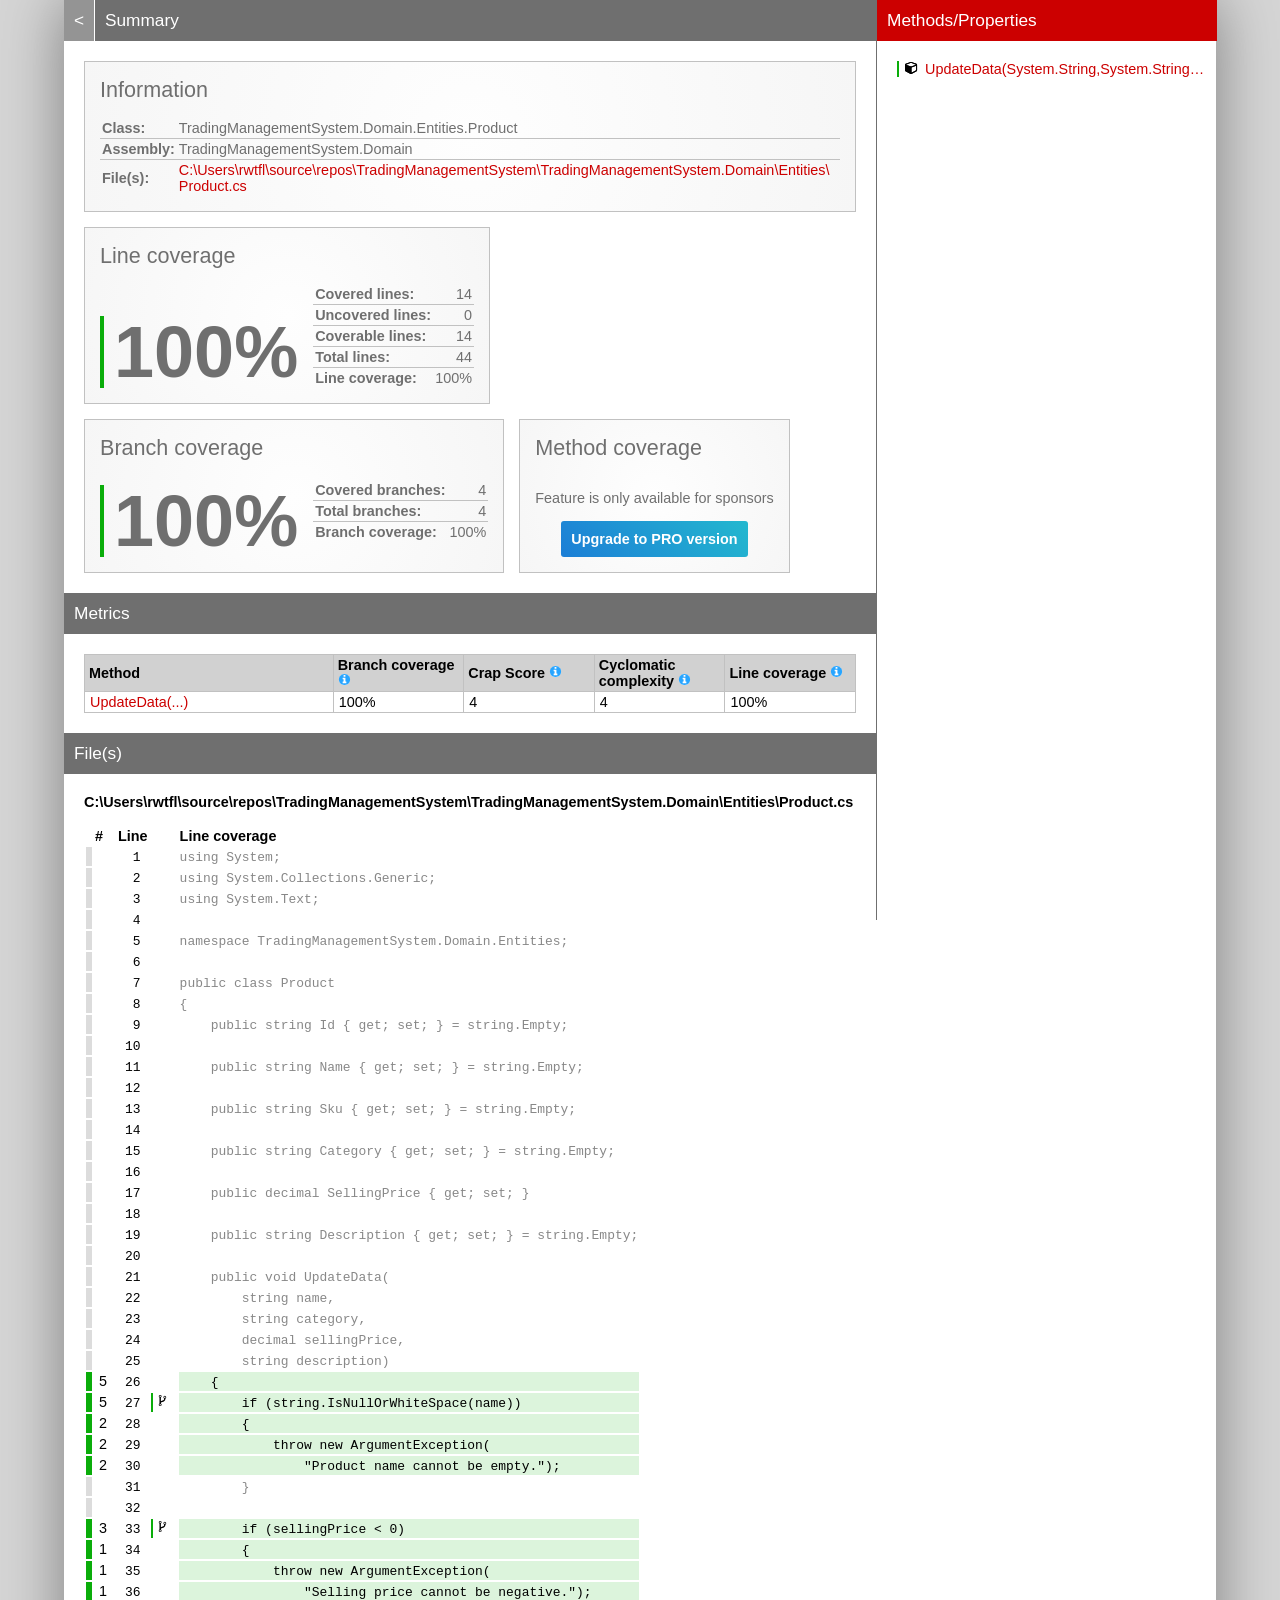
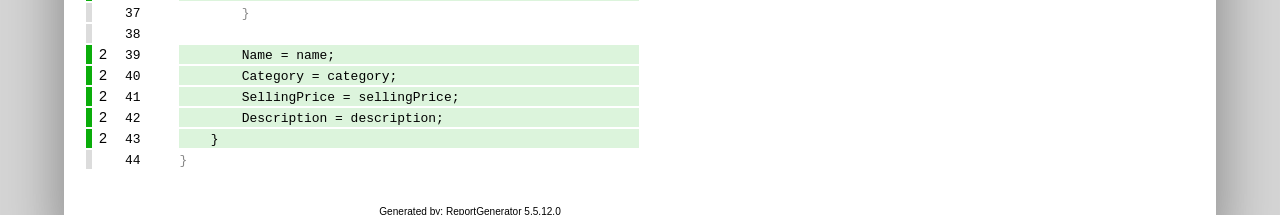
<file: CoverageReport/TradingManagementSystem.Domain_Product.html>
<!DOCTYPE html>
<html>
<head>
<meta charset="utf-8" />
<meta name="viewport" content="width=device-width, initial-scale=1.0" />
<meta http-equiv="X-UA-Compatible" content="IE=EDGE,chrome=1" />
<link href="[data-uri]" rel="icon" type="image/x-icon" />
<title>TradingManagementSystem.Domain.Entities.Product - Coverage Report</title>
<link rel="stylesheet" type="text/css" href="report.css" />
</head><body><div class="container"><div class="containerleft">
<h1><a href="index.html" class="back">&lt;</a> Summary</h1>
<div class="card-group">
<div class="card">
<div class="card-header">Information</div>
<div class="card-body">
<div class="table">
<table>
<tr>
<th>Class:</th>
<td class="limit-width " title="TradingManagementSystem.Domain.Entities.Product">TradingManagementSystem.Domain.Entities.Product</td>
</tr>
<tr>
<th>Assembly:</th>
<td class="limit-width " title="TradingManagementSystem.Domain">TradingManagementSystem.Domain</td>
</tr>
<tr>
<th>File(s):</th>
<td class="overflow-wrap"><a href="#CUsersrwtflsourcereposTradingManagementSystemTradingManagementSystemDomainEntitiesProductcs" class="navigatetohash">C:\Users\rwtfl\source\repos\TradingManagementSystem\TradingManagementSystem.Domain\Entities\Product.cs</a></td>
</tr>
</table>
</div>
</div>
</div>
</div>
<div class="card-group">
<div class="card">
<div class="card-header">Line coverage</div>
<div class="card-body">
<div class="large cardpercentagebar cardpercentagebar0">100%</div>
<div class="table">
<table>
<tr>
<th>Covered lines:</th>
<td class="limit-width right" title="14">14</td>
</tr>
<tr>
<th>Uncovered lines:</th>
<td class="limit-width right" title="0">0</td>
</tr>
<tr>
<th>Coverable lines:</th>
<td class="limit-width right" title="14">14</td>
</tr>
<tr>
<th>Total lines:</th>
<td class="limit-width right" title="44">44</td>
</tr>
<tr>
<th>Line coverage:</th>
<td class="limit-width right" title="14 of 14">100%</td>
</tr>
</table>
</div>
</div>
</div>
<div class="card">
<div class="card-header">Branch coverage</div>
<div class="card-body">
<div class="large cardpercentagebar cardpercentagebar0">100%</div>
<div class="table">
<table>
<tr>
<th>Covered branches:</th>
<td class="limit-width right" title="4">4</td>
</tr>
<tr>
<th>Total branches:</th>
<td class="limit-width right" title="4">4</td>
</tr>
<tr>
<th>Branch coverage:</th>
<td class="limit-width right" title="4 of 4">100%</td>
</tr>
</table>
</div>
</div>
</div>
<div class="card">
<div class="card-header">Method coverage</div>
<div class="card-body">
<div class="center">
<p>Feature is only available for sponsors</p>
<a class="pro-button" href="https://reportgenerator.io/pro" target="_blank">Upgrade to PRO version</a>
</div>
</div>
</div>
</div>
<h1>Metrics</h1>
<div class="table-responsive">
<table class="overview table-fixed">
<colgroup>
<col class="column-min-200" />
<col class="column105" />
<col class="column105" />
<col class="column105" />
<col class="column105" />
</colgroup>
<thead><tr><th>Method</th><th>Branch coverage <a href="https://en.wikipedia.org/wiki/Code_coverage" target="_blank"><i class="icon-info-circled"></i></a></th><th>Crap Score <a href="https://googletesting.blogspot.de/2011/02/this-code-is-crap.html" target="_blank"><i class="icon-info-circled"></i></a></th><th>Cyclomatic complexity <a href="https://en.wikipedia.org/wiki/Cyclomatic_complexity" target="_blank"><i class="icon-info-circled"></i></a></th><th>Line coverage <a href="https://en.wikipedia.org/wiki/Code_coverage" target="_blank"><i class="icon-info-circled"></i></a></th></tr></thead>
<tbody>
<tr><td title="UpdateData(System.String,System.String,System.Decimal,System.String)"><a href="#file0_line26" class="navigatetohash">UpdateData(...)</a></td><td>100%</td><td>4</td><td>4</td><td>100%</td></tr>
</tbody>
</table>
</div>
<h1>File(s)</h1>
<h2 id="CUsersrwtflsourcereposTradingManagementSystemTradingManagementSystemDomainEntitiesProductcs">C:\Users\rwtfl\source\repos\TradingManagementSystem\TradingManagementSystem.Domain\Entities\Product.cs</h2>
<div class="table-responsive">
<table class="lineAnalysis">
<thead><tr><th></th><th>#</th><th>Line</th><th></th><th>Line coverage</th></tr></thead>
<tbody>
<tr class="" title="Not coverable" data-coverage="{'AllTestMethods': {'VC': '', 'LVS': 'gray'}}"><td class="gray">&nbsp;</td><td class="leftmargin rightmargin right"></td><td class="rightmargin right"><a id="file0_line1"></a><code>1</code></td><td></td><td class="lightgray"><code>using&nbsp;System;</code></td></tr>
<tr class="" title="Not coverable" data-coverage="{'AllTestMethods': {'VC': '', 'LVS': 'gray'}}"><td class="gray">&nbsp;</td><td class="leftmargin rightmargin right"></td><td class="rightmargin right"><a id="file0_line2"></a><code>2</code></td><td></td><td class="lightgray"><code>using&nbsp;System.Collections.Generic;</code></td></tr>
<tr class="" title="Not coverable" data-coverage="{'AllTestMethods': {'VC': '', 'LVS': 'gray'}}"><td class="gray">&nbsp;</td><td class="leftmargin rightmargin right"></td><td class="rightmargin right"><a id="file0_line3"></a><code>3</code></td><td></td><td class="lightgray"><code>using&nbsp;System.Text;</code></td></tr>
<tr class="" title="Not coverable" data-coverage="{'AllTestMethods': {'VC': '', 'LVS': 'gray'}}"><td class="gray">&nbsp;</td><td class="leftmargin rightmargin right"></td><td class="rightmargin right"><a id="file0_line4"></a><code>4</code></td><td></td><td class="lightgray"><code></code></td></tr>
<tr class="" title="Not coverable" data-coverage="{'AllTestMethods': {'VC': '', 'LVS': 'gray'}}"><td class="gray">&nbsp;</td><td class="leftmargin rightmargin right"></td><td class="rightmargin right"><a id="file0_line5"></a><code>5</code></td><td></td><td class="lightgray"><code>namespace&nbsp;TradingManagementSystem.Domain.Entities;</code></td></tr>
<tr class="" title="Not coverable" data-coverage="{'AllTestMethods': {'VC': '', 'LVS': 'gray'}}"><td class="gray">&nbsp;</td><td class="leftmargin rightmargin right"></td><td class="rightmargin right"><a id="file0_line6"></a><code>6</code></td><td></td><td class="lightgray"><code></code></td></tr>
<tr class="" title="Not coverable" data-coverage="{'AllTestMethods': {'VC': '', 'LVS': 'gray'}}"><td class="gray">&nbsp;</td><td class="leftmargin rightmargin right"></td><td class="rightmargin right"><a id="file0_line7"></a><code>7</code></td><td></td><td class="lightgray"><code>public&nbsp;class&nbsp;Product</code></td></tr>
<tr class="" title="Not coverable" data-coverage="{'AllTestMethods': {'VC': '', 'LVS': 'gray'}}"><td class="gray">&nbsp;</td><td class="leftmargin rightmargin right"></td><td class="rightmargin right"><a id="file0_line8"></a><code>8</code></td><td></td><td class="lightgray"><code>{</code></td></tr>
<tr class="" title="Not coverable" data-coverage="{'AllTestMethods': {'VC': '', 'LVS': 'gray'}}"><td class="gray">&nbsp;</td><td class="leftmargin rightmargin right"></td><td class="rightmargin right"><a id="file0_line9"></a><code>9</code></td><td></td><td class="lightgray"><code>&nbsp;&nbsp;&nbsp;&nbsp;public&nbsp;string&nbsp;Id&nbsp;{&nbsp;get;&nbsp;set;&nbsp;}&nbsp;=&nbsp;string.Empty;</code></td></tr>
<tr class="" title="Not coverable" data-coverage="{'AllTestMethods': {'VC': '', 'LVS': 'gray'}}"><td class="gray">&nbsp;</td><td class="leftmargin rightmargin right"></td><td class="rightmargin right"><a id="file0_line10"></a><code>10</code></td><td></td><td class="lightgray"><code></code></td></tr>
<tr class="" title="Not coverable" data-coverage="{'AllTestMethods': {'VC': '', 'LVS': 'gray'}}"><td class="gray">&nbsp;</td><td class="leftmargin rightmargin right"></td><td class="rightmargin right"><a id="file0_line11"></a><code>11</code></td><td></td><td class="lightgray"><code>&nbsp;&nbsp;&nbsp;&nbsp;public&nbsp;string&nbsp;Name&nbsp;{&nbsp;get;&nbsp;set;&nbsp;}&nbsp;=&nbsp;string.Empty;</code></td></tr>
<tr class="" title="Not coverable" data-coverage="{'AllTestMethods': {'VC': '', 'LVS': 'gray'}}"><td class="gray">&nbsp;</td><td class="leftmargin rightmargin right"></td><td class="rightmargin right"><a id="file0_line12"></a><code>12</code></td><td></td><td class="lightgray"><code></code></td></tr>
<tr class="" title="Not coverable" data-coverage="{'AllTestMethods': {'VC': '', 'LVS': 'gray'}}"><td class="gray">&nbsp;</td><td class="leftmargin rightmargin right"></td><td class="rightmargin right"><a id="file0_line13"></a><code>13</code></td><td></td><td class="lightgray"><code>&nbsp;&nbsp;&nbsp;&nbsp;public&nbsp;string&nbsp;Sku&nbsp;{&nbsp;get;&nbsp;set;&nbsp;}&nbsp;=&nbsp;string.Empty;</code></td></tr>
<tr class="" title="Not coverable" data-coverage="{'AllTestMethods': {'VC': '', 'LVS': 'gray'}}"><td class="gray">&nbsp;</td><td class="leftmargin rightmargin right"></td><td class="rightmargin right"><a id="file0_line14"></a><code>14</code></td><td></td><td class="lightgray"><code></code></td></tr>
<tr class="" title="Not coverable" data-coverage="{'AllTestMethods': {'VC': '', 'LVS': 'gray'}}"><td class="gray">&nbsp;</td><td class="leftmargin rightmargin right"></td><td class="rightmargin right"><a id="file0_line15"></a><code>15</code></td><td></td><td class="lightgray"><code>&nbsp;&nbsp;&nbsp;&nbsp;public&nbsp;string&nbsp;Category&nbsp;{&nbsp;get;&nbsp;set;&nbsp;}&nbsp;=&nbsp;string.Empty;</code></td></tr>
<tr class="" title="Not coverable" data-coverage="{'AllTestMethods': {'VC': '', 'LVS': 'gray'}}"><td class="gray">&nbsp;</td><td class="leftmargin rightmargin right"></td><td class="rightmargin right"><a id="file0_line16"></a><code>16</code></td><td></td><td class="lightgray"><code></code></td></tr>
<tr class="" title="Not coverable" data-coverage="{'AllTestMethods': {'VC': '', 'LVS': 'gray'}}"><td class="gray">&nbsp;</td><td class="leftmargin rightmargin right"></td><td class="rightmargin right"><a id="file0_line17"></a><code>17</code></td><td></td><td class="lightgray"><code>&nbsp;&nbsp;&nbsp;&nbsp;public&nbsp;decimal&nbsp;SellingPrice&nbsp;{&nbsp;get;&nbsp;set;&nbsp;}</code></td></tr>
<tr class="" title="Not coverable" data-coverage="{'AllTestMethods': {'VC': '', 'LVS': 'gray'}}"><td class="gray">&nbsp;</td><td class="leftmargin rightmargin right"></td><td class="rightmargin right"><a id="file0_line18"></a><code>18</code></td><td></td><td class="lightgray"><code></code></td></tr>
<tr class="" title="Not coverable" data-coverage="{'AllTestMethods': {'VC': '', 'LVS': 'gray'}}"><td class="gray">&nbsp;</td><td class="leftmargin rightmargin right"></td><td class="rightmargin right"><a id="file0_line19"></a><code>19</code></td><td></td><td class="lightgray"><code>&nbsp;&nbsp;&nbsp;&nbsp;public&nbsp;string&nbsp;Description&nbsp;{&nbsp;get;&nbsp;set;&nbsp;}&nbsp;=&nbsp;string.Empty;</code></td></tr>
<tr class="" title="Not coverable" data-coverage="{'AllTestMethods': {'VC': '', 'LVS': 'gray'}}"><td class="gray">&nbsp;</td><td class="leftmargin rightmargin right"></td><td class="rightmargin right"><a id="file0_line20"></a><code>20</code></td><td></td><td class="lightgray"><code></code></td></tr>
<tr class="" title="Not coverable" data-coverage="{'AllTestMethods': {'VC': '', 'LVS': 'gray'}}"><td class="gray">&nbsp;</td><td class="leftmargin rightmargin right"></td><td class="rightmargin right"><a id="file0_line21"></a><code>21</code></td><td></td><td class="lightgray"><code>&nbsp;&nbsp;&nbsp;&nbsp;public&nbsp;void&nbsp;UpdateData(</code></td></tr>
<tr class="" title="Not coverable" data-coverage="{'AllTestMethods': {'VC': '', 'LVS': 'gray'}}"><td class="gray">&nbsp;</td><td class="leftmargin rightmargin right"></td><td class="rightmargin right"><a id="file0_line22"></a><code>22</code></td><td></td><td class="lightgray"><code>&nbsp;&nbsp;&nbsp;&nbsp;&nbsp;&nbsp;&nbsp;&nbsp;string&nbsp;name,</code></td></tr>
<tr class="" title="Not coverable" data-coverage="{'AllTestMethods': {'VC': '', 'LVS': 'gray'}}"><td class="gray">&nbsp;</td><td class="leftmargin rightmargin right"></td><td class="rightmargin right"><a id="file0_line23"></a><code>23</code></td><td></td><td class="lightgray"><code>&nbsp;&nbsp;&nbsp;&nbsp;&nbsp;&nbsp;&nbsp;&nbsp;string&nbsp;category,</code></td></tr>
<tr class="" title="Not coverable" data-coverage="{'AllTestMethods': {'VC': '', 'LVS': 'gray'}}"><td class="gray">&nbsp;</td><td class="leftmargin rightmargin right"></td><td class="rightmargin right"><a id="file0_line24"></a><code>24</code></td><td></td><td class="lightgray"><code>&nbsp;&nbsp;&nbsp;&nbsp;&nbsp;&nbsp;&nbsp;&nbsp;decimal&nbsp;sellingPrice,</code></td></tr>
<tr class="" title="Not coverable" data-coverage="{'AllTestMethods': {'VC': '', 'LVS': 'gray'}}"><td class="gray">&nbsp;</td><td class="leftmargin rightmargin right"></td><td class="rightmargin right"><a id="file0_line25"></a><code>25</code></td><td></td><td class="lightgray"><code>&nbsp;&nbsp;&nbsp;&nbsp;&nbsp;&nbsp;&nbsp;&nbsp;string&nbsp;description)</code></td></tr>
<tr class="coverableline" title="Covered (5 visits)" data-coverage="{'AllTestMethods': {'VC': '5', 'LVS': 'green'}}"><td class="green">&nbsp;</td><td class="leftmargin rightmargin right">5</td><td class="rightmargin right"><a id="file0_line26"></a><code>26</code></td><td></td><td class="lightgreen"><code>&nbsp;&nbsp;&nbsp;&nbsp;{</code></td></tr>
<tr class="coverableline" title="Covered (5 visits, 2 of 2 branches are covered)" data-coverage="{'AllTestMethods': {'VC': '5', 'LVS': 'green'}}"><td class="green">&nbsp;</td><td class="leftmargin rightmargin right">5</td><td class="rightmargin right"><a id="file0_line27"></a><code>27</code></td><td class="percentagebar percentagebar100"><i class="icon-fork"></i></td><td class="lightgreen"><code>&nbsp;&nbsp;&nbsp;&nbsp;&nbsp;&nbsp;&nbsp;&nbsp;if&nbsp;(string.IsNullOrWhiteSpace(name))</code></td></tr>
<tr class="coverableline" title="Covered (2 visits)" data-coverage="{'AllTestMethods': {'VC': '2', 'LVS': 'green'}}"><td class="green">&nbsp;</td><td class="leftmargin rightmargin right">2</td><td class="rightmargin right"><a id="file0_line28"></a><code>28</code></td><td></td><td class="lightgreen"><code>&nbsp;&nbsp;&nbsp;&nbsp;&nbsp;&nbsp;&nbsp;&nbsp;{</code></td></tr>
<tr class="coverableline" title="Covered (2 visits)" data-coverage="{'AllTestMethods': {'VC': '2', 'LVS': 'green'}}"><td class="green">&nbsp;</td><td class="leftmargin rightmargin right">2</td><td class="rightmargin right"><a id="file0_line29"></a><code>29</code></td><td></td><td class="lightgreen"><code>&nbsp;&nbsp;&nbsp;&nbsp;&nbsp;&nbsp;&nbsp;&nbsp;&nbsp;&nbsp;&nbsp;&nbsp;throw&nbsp;new&nbsp;ArgumentException(</code></td></tr>
<tr class="coverableline" title="Covered (2 visits)" data-coverage="{'AllTestMethods': {'VC': '2', 'LVS': 'green'}}"><td class="green">&nbsp;</td><td class="leftmargin rightmargin right">2</td><td class="rightmargin right"><a id="file0_line30"></a><code>30</code></td><td></td><td class="lightgreen"><code>&nbsp;&nbsp;&nbsp;&nbsp;&nbsp;&nbsp;&nbsp;&nbsp;&nbsp;&nbsp;&nbsp;&nbsp;&nbsp;&nbsp;&nbsp;&nbsp;&quot;Product&nbsp;name&nbsp;cannot&nbsp;be&nbsp;empty.&quot;);</code></td></tr>
<tr class="" title="Not coverable" data-coverage="{'AllTestMethods': {'VC': '', 'LVS': 'gray'}}"><td class="gray">&nbsp;</td><td class="leftmargin rightmargin right"></td><td class="rightmargin right"><a id="file0_line31"></a><code>31</code></td><td></td><td class="lightgray"><code>&nbsp;&nbsp;&nbsp;&nbsp;&nbsp;&nbsp;&nbsp;&nbsp;}</code></td></tr>
<tr class="" title="Not coverable" data-coverage="{'AllTestMethods': {'VC': '', 'LVS': 'gray'}}"><td class="gray">&nbsp;</td><td class="leftmargin rightmargin right"></td><td class="rightmargin right"><a id="file0_line32"></a><code>32</code></td><td></td><td class="lightgray"><code></code></td></tr>
<tr class="coverableline" title="Covered (3 visits, 2 of 2 branches are covered)" data-coverage="{'AllTestMethods': {'VC': '3', 'LVS': 'green'}}"><td class="green">&nbsp;</td><td class="leftmargin rightmargin right">3</td><td class="rightmargin right"><a id="file0_line33"></a><code>33</code></td><td class="percentagebar percentagebar100"><i class="icon-fork"></i></td><td class="lightgreen"><code>&nbsp;&nbsp;&nbsp;&nbsp;&nbsp;&nbsp;&nbsp;&nbsp;if&nbsp;(sellingPrice&nbsp;&lt;&nbsp;0)</code></td></tr>
<tr class="coverableline" title="Covered (1 visits)" data-coverage="{'AllTestMethods': {'VC': '1', 'LVS': 'green'}}"><td class="green">&nbsp;</td><td class="leftmargin rightmargin right">1</td><td class="rightmargin right"><a id="file0_line34"></a><code>34</code></td><td></td><td class="lightgreen"><code>&nbsp;&nbsp;&nbsp;&nbsp;&nbsp;&nbsp;&nbsp;&nbsp;{</code></td></tr>
<tr class="coverableline" title="Covered (1 visits)" data-coverage="{'AllTestMethods': {'VC': '1', 'LVS': 'green'}}"><td class="green">&nbsp;</td><td class="leftmargin rightmargin right">1</td><td class="rightmargin right"><a id="file0_line35"></a><code>35</code></td><td></td><td class="lightgreen"><code>&nbsp;&nbsp;&nbsp;&nbsp;&nbsp;&nbsp;&nbsp;&nbsp;&nbsp;&nbsp;&nbsp;&nbsp;throw&nbsp;new&nbsp;ArgumentException(</code></td></tr>
<tr class="coverableline" title="Covered (1 visits)" data-coverage="{'AllTestMethods': {'VC': '1', 'LVS': 'green'}}"><td class="green">&nbsp;</td><td class="leftmargin rightmargin right">1</td><td class="rightmargin right"><a id="file0_line36"></a><code>36</code></td><td></td><td class="lightgreen"><code>&nbsp;&nbsp;&nbsp;&nbsp;&nbsp;&nbsp;&nbsp;&nbsp;&nbsp;&nbsp;&nbsp;&nbsp;&nbsp;&nbsp;&nbsp;&nbsp;&quot;Selling&nbsp;price&nbsp;cannot&nbsp;be&nbsp;negative.&quot;);</code></td></tr>
<tr class="" title="Not coverable" data-coverage="{'AllTestMethods': {'VC': '', 'LVS': 'gray'}}"><td class="gray">&nbsp;</td><td class="leftmargin rightmargin right"></td><td class="rightmargin right"><a id="file0_line37"></a><code>37</code></td><td></td><td class="lightgray"><code>&nbsp;&nbsp;&nbsp;&nbsp;&nbsp;&nbsp;&nbsp;&nbsp;}</code></td></tr>
<tr class="" title="Not coverable" data-coverage="{'AllTestMethods': {'VC': '', 'LVS': 'gray'}}"><td class="gray">&nbsp;</td><td class="leftmargin rightmargin right"></td><td class="rightmargin right"><a id="file0_line38"></a><code>38</code></td><td></td><td class="lightgray"><code></code></td></tr>
<tr class="coverableline" title="Covered (2 visits)" data-coverage="{'AllTestMethods': {'VC': '2', 'LVS': 'green'}}"><td class="green">&nbsp;</td><td class="leftmargin rightmargin right">2</td><td class="rightmargin right"><a id="file0_line39"></a><code>39</code></td><td></td><td class="lightgreen"><code>&nbsp;&nbsp;&nbsp;&nbsp;&nbsp;&nbsp;&nbsp;&nbsp;Name&nbsp;=&nbsp;name;</code></td></tr>
<tr class="coverableline" title="Covered (2 visits)" data-coverage="{'AllTestMethods': {'VC': '2', 'LVS': 'green'}}"><td class="green">&nbsp;</td><td class="leftmargin rightmargin right">2</td><td class="rightmargin right"><a id="file0_line40"></a><code>40</code></td><td></td><td class="lightgreen"><code>&nbsp;&nbsp;&nbsp;&nbsp;&nbsp;&nbsp;&nbsp;&nbsp;Category&nbsp;=&nbsp;category;</code></td></tr>
<tr class="coverableline" title="Covered (2 visits)" data-coverage="{'AllTestMethods': {'VC': '2', 'LVS': 'green'}}"><td class="green">&nbsp;</td><td class="leftmargin rightmargin right">2</td><td class="rightmargin right"><a id="file0_line41"></a><code>41</code></td><td></td><td class="lightgreen"><code>&nbsp;&nbsp;&nbsp;&nbsp;&nbsp;&nbsp;&nbsp;&nbsp;SellingPrice&nbsp;=&nbsp;sellingPrice;</code></td></tr>
<tr class="coverableline" title="Covered (2 visits)" data-coverage="{'AllTestMethods': {'VC': '2', 'LVS': 'green'}}"><td class="green">&nbsp;</td><td class="leftmargin rightmargin right">2</td><td class="rightmargin right"><a id="file0_line42"></a><code>42</code></td><td></td><td class="lightgreen"><code>&nbsp;&nbsp;&nbsp;&nbsp;&nbsp;&nbsp;&nbsp;&nbsp;Description&nbsp;=&nbsp;description;</code></td></tr>
<tr class="coverableline" title="Covered (2 visits)" data-coverage="{'AllTestMethods': {'VC': '2', 'LVS': 'green'}}"><td class="green">&nbsp;</td><td class="leftmargin rightmargin right">2</td><td class="rightmargin right"><a id="file0_line43"></a><code>43</code></td><td></td><td class="lightgreen"><code>&nbsp;&nbsp;&nbsp;&nbsp;}</code></td></tr>
<tr class="" title="Not coverable" data-coverage="{'AllTestMethods': {'VC': '', 'LVS': 'gray'}}"><td class="gray">&nbsp;</td><td class="leftmargin rightmargin right"></td><td class="rightmargin right"><a id="file0_line44"></a><code>44</code></td><td></td><td class="lightgray"><code>}</code></td></tr>
</tbody>
</table>
</div>
<div class="footer">Generated by: ReportGenerator 5.5.12.0<br />05.11.2026 - 18:32:32<br /><a href="https://github.com/danielpalme/ReportGenerator">GitHub</a> | <a href="https://reportgenerator.io">reportgenerator.io</a></div></div>
<div class="containerright">
<div class="containerrightfixed">
<h1>Methods/Properties</h1>
<a href="#file0_line26" class="navigatetohash percentagebar percentagebar100" title="Line coverage: 100% - UpdateData(System.String,System.String,System.Decimal,System.String)"><i class="icon-cube"></i>UpdateData(System.String,System.String,System.Decimal,System.String)</a><br />
<br/></div>
</div></div>
<script type="text/javascript" src="class.js"></script>
</body></html>
</file>
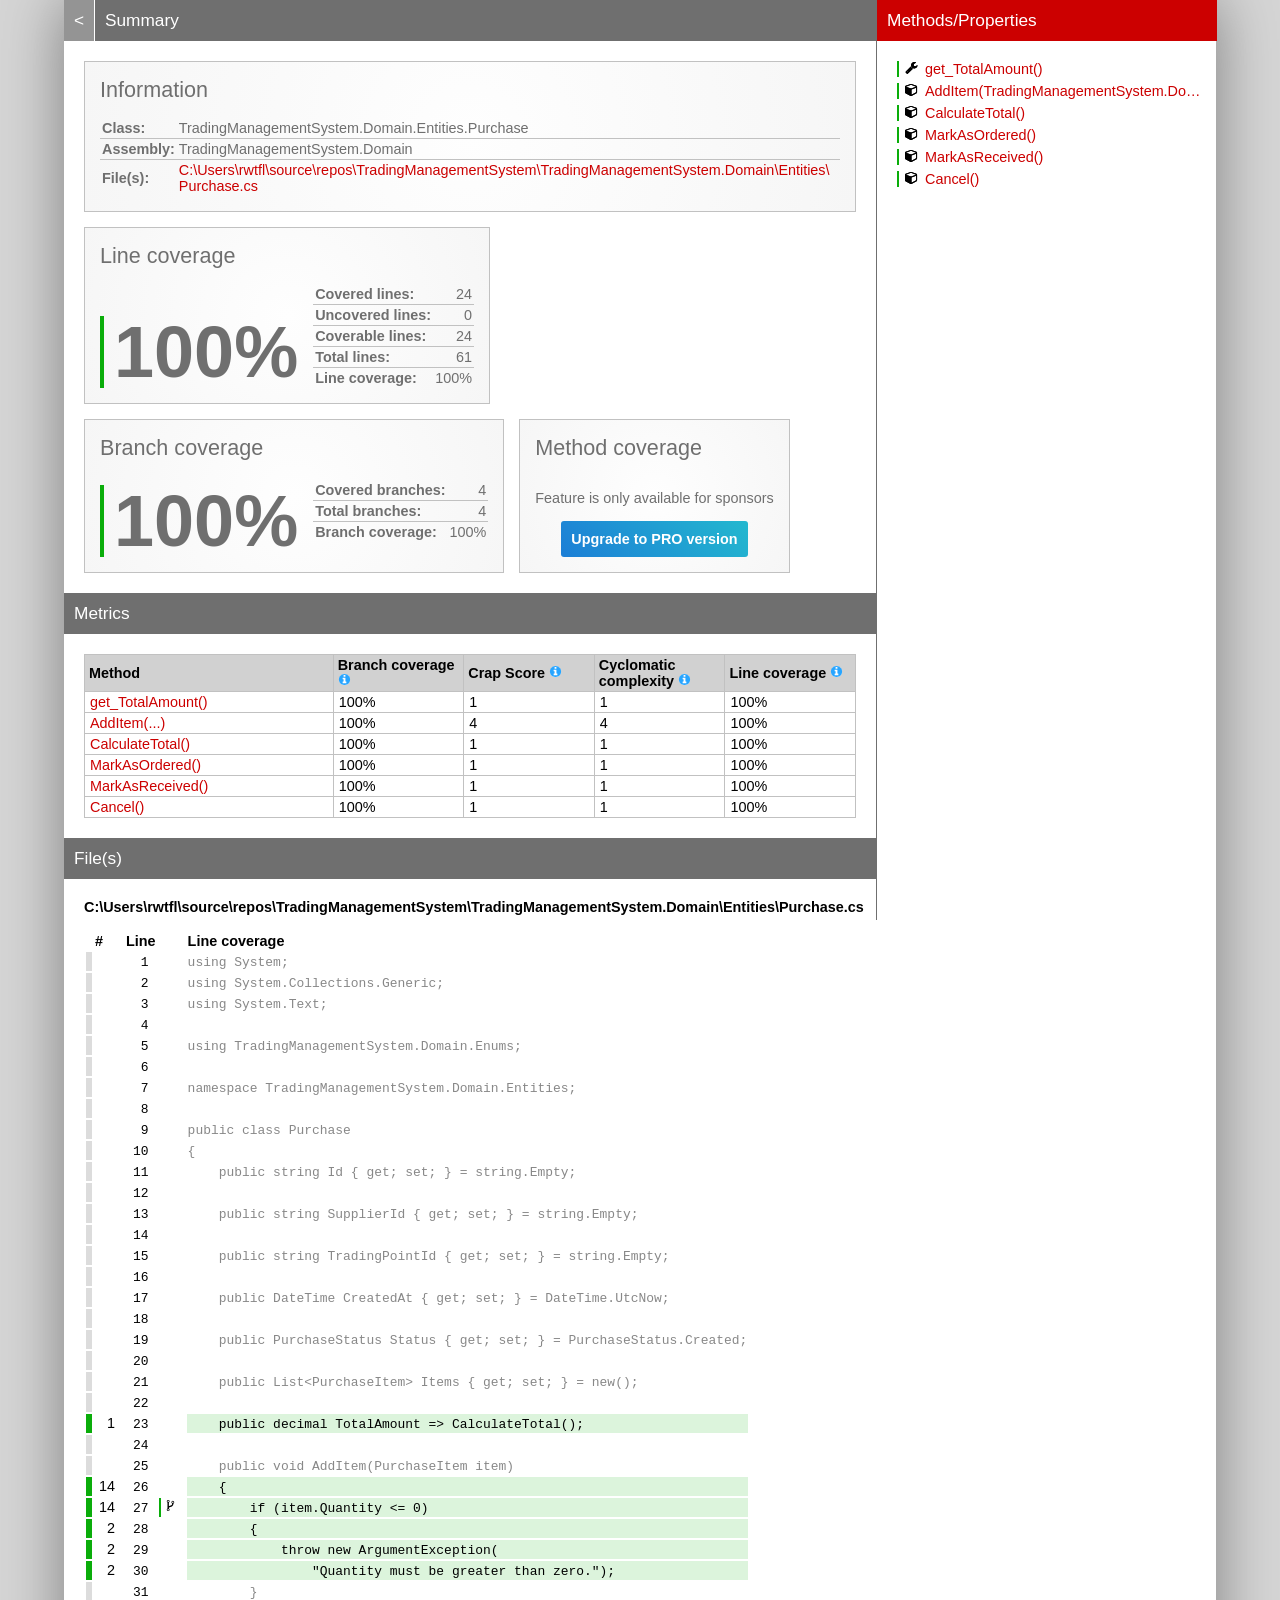
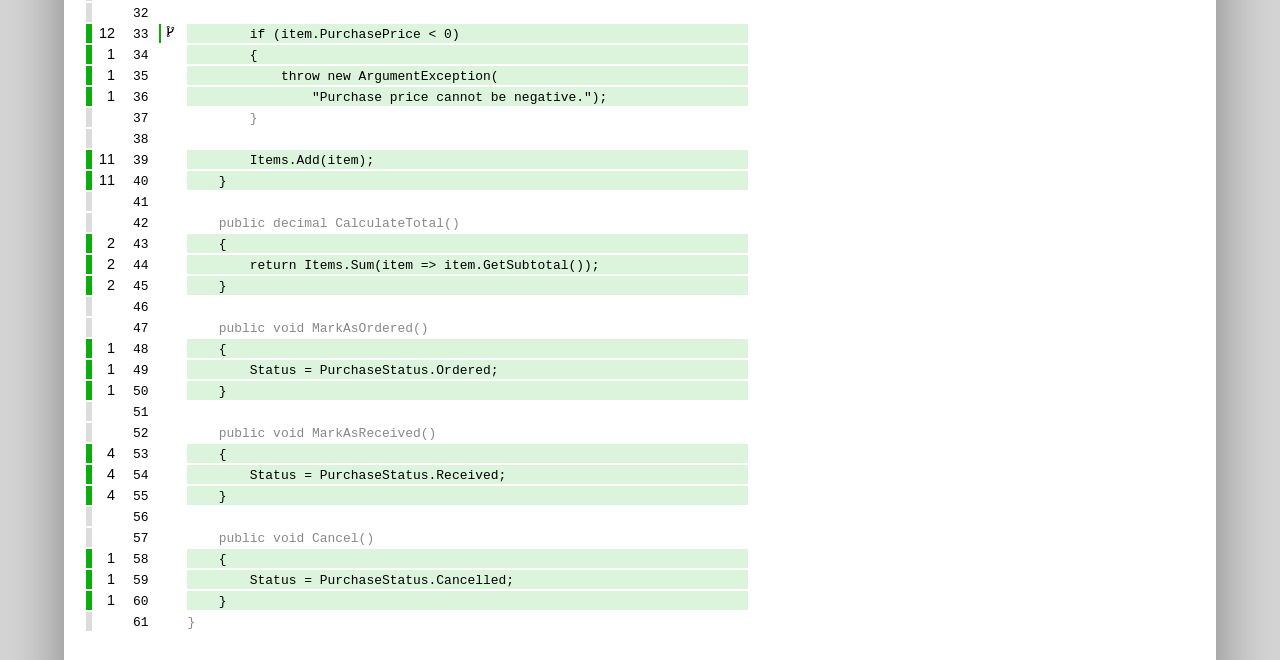
<file: CoverageReport/TradingManagementSystem.Domain_Purchase.html>
<!DOCTYPE html>
<html>
<head>
<meta charset="utf-8" />
<meta name="viewport" content="width=device-width, initial-scale=1.0" />
<meta http-equiv="X-UA-Compatible" content="IE=EDGE,chrome=1" />
<link href="[data-uri]" rel="icon" type="image/x-icon" />
<title>TradingManagementSystem.Domain.Entities.Purchase - Coverage Report</title>
<link rel="stylesheet" type="text/css" href="report.css" />
</head><body><div class="container"><div class="containerleft">
<h1><a href="index.html" class="back">&lt;</a> Summary</h1>
<div class="card-group">
<div class="card">
<div class="card-header">Information</div>
<div class="card-body">
<div class="table">
<table>
<tr>
<th>Class:</th>
<td class="limit-width " title="TradingManagementSystem.Domain.Entities.Purchase">TradingManagementSystem.Domain.Entities.Purchase</td>
</tr>
<tr>
<th>Assembly:</th>
<td class="limit-width " title="TradingManagementSystem.Domain">TradingManagementSystem.Domain</td>
</tr>
<tr>
<th>File(s):</th>
<td class="overflow-wrap"><a href="#CUsersrwtflsourcereposTradingManagementSystemTradingManagementSystemDomainEntitiesPurchasecs" class="navigatetohash">C:\Users\rwtfl\source\repos\TradingManagementSystem\TradingManagementSystem.Domain\Entities\Purchase.cs</a></td>
</tr>
</table>
</div>
</div>
</div>
</div>
<div class="card-group">
<div class="card">
<div class="card-header">Line coverage</div>
<div class="card-body">
<div class="large cardpercentagebar cardpercentagebar0">100%</div>
<div class="table">
<table>
<tr>
<th>Covered lines:</th>
<td class="limit-width right" title="24">24</td>
</tr>
<tr>
<th>Uncovered lines:</th>
<td class="limit-width right" title="0">0</td>
</tr>
<tr>
<th>Coverable lines:</th>
<td class="limit-width right" title="24">24</td>
</tr>
<tr>
<th>Total lines:</th>
<td class="limit-width right" title="61">61</td>
</tr>
<tr>
<th>Line coverage:</th>
<td class="limit-width right" title="24 of 24">100%</td>
</tr>
</table>
</div>
</div>
</div>
<div class="card">
<div class="card-header">Branch coverage</div>
<div class="card-body">
<div class="large cardpercentagebar cardpercentagebar0">100%</div>
<div class="table">
<table>
<tr>
<th>Covered branches:</th>
<td class="limit-width right" title="4">4</td>
</tr>
<tr>
<th>Total branches:</th>
<td class="limit-width right" title="4">4</td>
</tr>
<tr>
<th>Branch coverage:</th>
<td class="limit-width right" title="4 of 4">100%</td>
</tr>
</table>
</div>
</div>
</div>
<div class="card">
<div class="card-header">Method coverage</div>
<div class="card-body">
<div class="center">
<p>Feature is only available for sponsors</p>
<a class="pro-button" href="https://reportgenerator.io/pro" target="_blank">Upgrade to PRO version</a>
</div>
</div>
</div>
</div>
<h1>Metrics</h1>
<div class="table-responsive">
<table class="overview table-fixed">
<colgroup>
<col class="column-min-200" />
<col class="column105" />
<col class="column105" />
<col class="column105" />
<col class="column105" />
</colgroup>
<thead><tr><th>Method</th><th>Branch coverage <a href="https://en.wikipedia.org/wiki/Code_coverage" target="_blank"><i class="icon-info-circled"></i></a></th><th>Crap Score <a href="https://googletesting.blogspot.de/2011/02/this-code-is-crap.html" target="_blank"><i class="icon-info-circled"></i></a></th><th>Cyclomatic complexity <a href="https://en.wikipedia.org/wiki/Cyclomatic_complexity" target="_blank"><i class="icon-info-circled"></i></a></th><th>Line coverage <a href="https://en.wikipedia.org/wiki/Code_coverage" target="_blank"><i class="icon-info-circled"></i></a></th></tr></thead>
<tbody>
<tr><td title="get_TotalAmount()"><a href="#file0_line23" class="navigatetohash">get_TotalAmount()</a></td><td>100%</td><td>1</td><td>1</td><td>100%</td></tr>
<tr><td title="AddItem(TradingManagementSystem.Domain.Entities.PurchaseItem)"><a href="#file0_line26" class="navigatetohash">AddItem(...)</a></td><td>100%</td><td>4</td><td>4</td><td>100%</td></tr>
<tr><td title="CalculateTotal()"><a href="#file0_line43" class="navigatetohash">CalculateTotal()</a></td><td>100%</td><td>1</td><td>1</td><td>100%</td></tr>
<tr><td title="MarkAsOrdered()"><a href="#file0_line48" class="navigatetohash">MarkAsOrdered()</a></td><td>100%</td><td>1</td><td>1</td><td>100%</td></tr>
<tr><td title="MarkAsReceived()"><a href="#file0_line53" class="navigatetohash">MarkAsReceived()</a></td><td>100%</td><td>1</td><td>1</td><td>100%</td></tr>
<tr><td title="Cancel()"><a href="#file0_line58" class="navigatetohash">Cancel()</a></td><td>100%</td><td>1</td><td>1</td><td>100%</td></tr>
</tbody>
</table>
</div>
<h1>File(s)</h1>
<h2 id="CUsersrwtflsourcereposTradingManagementSystemTradingManagementSystemDomainEntitiesPurchasecs">C:\Users\rwtfl\source\repos\TradingManagementSystem\TradingManagementSystem.Domain\Entities\Purchase.cs</h2>
<div class="table-responsive">
<table class="lineAnalysis">
<thead><tr><th></th><th>#</th><th>Line</th><th></th><th>Line coverage</th></tr></thead>
<tbody>
<tr class="" title="Not coverable" data-coverage="{'AllTestMethods': {'VC': '', 'LVS': 'gray'}}"><td class="gray">&nbsp;</td><td class="leftmargin rightmargin right"></td><td class="rightmargin right"><a id="file0_line1"></a><code>1</code></td><td></td><td class="lightgray"><code>using&nbsp;System;</code></td></tr>
<tr class="" title="Not coverable" data-coverage="{'AllTestMethods': {'VC': '', 'LVS': 'gray'}}"><td class="gray">&nbsp;</td><td class="leftmargin rightmargin right"></td><td class="rightmargin right"><a id="file0_line2"></a><code>2</code></td><td></td><td class="lightgray"><code>using&nbsp;System.Collections.Generic;</code></td></tr>
<tr class="" title="Not coverable" data-coverage="{'AllTestMethods': {'VC': '', 'LVS': 'gray'}}"><td class="gray">&nbsp;</td><td class="leftmargin rightmargin right"></td><td class="rightmargin right"><a id="file0_line3"></a><code>3</code></td><td></td><td class="lightgray"><code>using&nbsp;System.Text;</code></td></tr>
<tr class="" title="Not coverable" data-coverage="{'AllTestMethods': {'VC': '', 'LVS': 'gray'}}"><td class="gray">&nbsp;</td><td class="leftmargin rightmargin right"></td><td class="rightmargin right"><a id="file0_line4"></a><code>4</code></td><td></td><td class="lightgray"><code></code></td></tr>
<tr class="" title="Not coverable" data-coverage="{'AllTestMethods': {'VC': '', 'LVS': 'gray'}}"><td class="gray">&nbsp;</td><td class="leftmargin rightmargin right"></td><td class="rightmargin right"><a id="file0_line5"></a><code>5</code></td><td></td><td class="lightgray"><code>using&nbsp;TradingManagementSystem.Domain.Enums;</code></td></tr>
<tr class="" title="Not coverable" data-coverage="{'AllTestMethods': {'VC': '', 'LVS': 'gray'}}"><td class="gray">&nbsp;</td><td class="leftmargin rightmargin right"></td><td class="rightmargin right"><a id="file0_line6"></a><code>6</code></td><td></td><td class="lightgray"><code></code></td></tr>
<tr class="" title="Not coverable" data-coverage="{'AllTestMethods': {'VC': '', 'LVS': 'gray'}}"><td class="gray">&nbsp;</td><td class="leftmargin rightmargin right"></td><td class="rightmargin right"><a id="file0_line7"></a><code>7</code></td><td></td><td class="lightgray"><code>namespace&nbsp;TradingManagementSystem.Domain.Entities;</code></td></tr>
<tr class="" title="Not coverable" data-coverage="{'AllTestMethods': {'VC': '', 'LVS': 'gray'}}"><td class="gray">&nbsp;</td><td class="leftmargin rightmargin right"></td><td class="rightmargin right"><a id="file0_line8"></a><code>8</code></td><td></td><td class="lightgray"><code></code></td></tr>
<tr class="" title="Not coverable" data-coverage="{'AllTestMethods': {'VC': '', 'LVS': 'gray'}}"><td class="gray">&nbsp;</td><td class="leftmargin rightmargin right"></td><td class="rightmargin right"><a id="file0_line9"></a><code>9</code></td><td></td><td class="lightgray"><code>public&nbsp;class&nbsp;Purchase</code></td></tr>
<tr class="" title="Not coverable" data-coverage="{'AllTestMethods': {'VC': '', 'LVS': 'gray'}}"><td class="gray">&nbsp;</td><td class="leftmargin rightmargin right"></td><td class="rightmargin right"><a id="file0_line10"></a><code>10</code></td><td></td><td class="lightgray"><code>{</code></td></tr>
<tr class="" title="Not coverable" data-coverage="{'AllTestMethods': {'VC': '', 'LVS': 'gray'}}"><td class="gray">&nbsp;</td><td class="leftmargin rightmargin right"></td><td class="rightmargin right"><a id="file0_line11"></a><code>11</code></td><td></td><td class="lightgray"><code>&nbsp;&nbsp;&nbsp;&nbsp;public&nbsp;string&nbsp;Id&nbsp;{&nbsp;get;&nbsp;set;&nbsp;}&nbsp;=&nbsp;string.Empty;</code></td></tr>
<tr class="" title="Not coverable" data-coverage="{'AllTestMethods': {'VC': '', 'LVS': 'gray'}}"><td class="gray">&nbsp;</td><td class="leftmargin rightmargin right"></td><td class="rightmargin right"><a id="file0_line12"></a><code>12</code></td><td></td><td class="lightgray"><code></code></td></tr>
<tr class="" title="Not coverable" data-coverage="{'AllTestMethods': {'VC': '', 'LVS': 'gray'}}"><td class="gray">&nbsp;</td><td class="leftmargin rightmargin right"></td><td class="rightmargin right"><a id="file0_line13"></a><code>13</code></td><td></td><td class="lightgray"><code>&nbsp;&nbsp;&nbsp;&nbsp;public&nbsp;string&nbsp;SupplierId&nbsp;{&nbsp;get;&nbsp;set;&nbsp;}&nbsp;=&nbsp;string.Empty;</code></td></tr>
<tr class="" title="Not coverable" data-coverage="{'AllTestMethods': {'VC': '', 'LVS': 'gray'}}"><td class="gray">&nbsp;</td><td class="leftmargin rightmargin right"></td><td class="rightmargin right"><a id="file0_line14"></a><code>14</code></td><td></td><td class="lightgray"><code></code></td></tr>
<tr class="" title="Not coverable" data-coverage="{'AllTestMethods': {'VC': '', 'LVS': 'gray'}}"><td class="gray">&nbsp;</td><td class="leftmargin rightmargin right"></td><td class="rightmargin right"><a id="file0_line15"></a><code>15</code></td><td></td><td class="lightgray"><code>&nbsp;&nbsp;&nbsp;&nbsp;public&nbsp;string&nbsp;TradingPointId&nbsp;{&nbsp;get;&nbsp;set;&nbsp;}&nbsp;=&nbsp;string.Empty;</code></td></tr>
<tr class="" title="Not coverable" data-coverage="{'AllTestMethods': {'VC': '', 'LVS': 'gray'}}"><td class="gray">&nbsp;</td><td class="leftmargin rightmargin right"></td><td class="rightmargin right"><a id="file0_line16"></a><code>16</code></td><td></td><td class="lightgray"><code></code></td></tr>
<tr class="" title="Not coverable" data-coverage="{'AllTestMethods': {'VC': '', 'LVS': 'gray'}}"><td class="gray">&nbsp;</td><td class="leftmargin rightmargin right"></td><td class="rightmargin right"><a id="file0_line17"></a><code>17</code></td><td></td><td class="lightgray"><code>&nbsp;&nbsp;&nbsp;&nbsp;public&nbsp;DateTime&nbsp;CreatedAt&nbsp;{&nbsp;get;&nbsp;set;&nbsp;}&nbsp;=&nbsp;DateTime.UtcNow;</code></td></tr>
<tr class="" title="Not coverable" data-coverage="{'AllTestMethods': {'VC': '', 'LVS': 'gray'}}"><td class="gray">&nbsp;</td><td class="leftmargin rightmargin right"></td><td class="rightmargin right"><a id="file0_line18"></a><code>18</code></td><td></td><td class="lightgray"><code></code></td></tr>
<tr class="" title="Not coverable" data-coverage="{'AllTestMethods': {'VC': '', 'LVS': 'gray'}}"><td class="gray">&nbsp;</td><td class="leftmargin rightmargin right"></td><td class="rightmargin right"><a id="file0_line19"></a><code>19</code></td><td></td><td class="lightgray"><code>&nbsp;&nbsp;&nbsp;&nbsp;public&nbsp;PurchaseStatus&nbsp;Status&nbsp;{&nbsp;get;&nbsp;set;&nbsp;}&nbsp;=&nbsp;PurchaseStatus.Created;</code></td></tr>
<tr class="" title="Not coverable" data-coverage="{'AllTestMethods': {'VC': '', 'LVS': 'gray'}}"><td class="gray">&nbsp;</td><td class="leftmargin rightmargin right"></td><td class="rightmargin right"><a id="file0_line20"></a><code>20</code></td><td></td><td class="lightgray"><code></code></td></tr>
<tr class="" title="Not coverable" data-coverage="{'AllTestMethods': {'VC': '', 'LVS': 'gray'}}"><td class="gray">&nbsp;</td><td class="leftmargin rightmargin right"></td><td class="rightmargin right"><a id="file0_line21"></a><code>21</code></td><td></td><td class="lightgray"><code>&nbsp;&nbsp;&nbsp;&nbsp;public&nbsp;List&lt;PurchaseItem&gt;&nbsp;Items&nbsp;{&nbsp;get;&nbsp;set;&nbsp;}&nbsp;=&nbsp;new();</code></td></tr>
<tr class="" title="Not coverable" data-coverage="{'AllTestMethods': {'VC': '', 'LVS': 'gray'}}"><td class="gray">&nbsp;</td><td class="leftmargin rightmargin right"></td><td class="rightmargin right"><a id="file0_line22"></a><code>22</code></td><td></td><td class="lightgray"><code></code></td></tr>
<tr class="coverableline" title="Covered (1 visits)" data-coverage="{'AllTestMethods': {'VC': '1', 'LVS': 'green'}}"><td class="green">&nbsp;</td><td class="leftmargin rightmargin right">1</td><td class="rightmargin right"><a id="file0_line23"></a><code>23</code></td><td></td><td class="lightgreen"><code>&nbsp;&nbsp;&nbsp;&nbsp;public&nbsp;decimal&nbsp;TotalAmount&nbsp;=&gt;&nbsp;CalculateTotal();</code></td></tr>
<tr class="" title="Not coverable" data-coverage="{'AllTestMethods': {'VC': '', 'LVS': 'gray'}}"><td class="gray">&nbsp;</td><td class="leftmargin rightmargin right"></td><td class="rightmargin right"><a id="file0_line24"></a><code>24</code></td><td></td><td class="lightgray"><code></code></td></tr>
<tr class="" title="Not coverable" data-coverage="{'AllTestMethods': {'VC': '', 'LVS': 'gray'}}"><td class="gray">&nbsp;</td><td class="leftmargin rightmargin right"></td><td class="rightmargin right"><a id="file0_line25"></a><code>25</code></td><td></td><td class="lightgray"><code>&nbsp;&nbsp;&nbsp;&nbsp;public&nbsp;void&nbsp;AddItem(PurchaseItem&nbsp;item)</code></td></tr>
<tr class="coverableline" title="Covered (14 visits)" data-coverage="{'AllTestMethods': {'VC': '14', 'LVS': 'green'}}"><td class="green">&nbsp;</td><td class="leftmargin rightmargin right">14</td><td class="rightmargin right"><a id="file0_line26"></a><code>26</code></td><td></td><td class="lightgreen"><code>&nbsp;&nbsp;&nbsp;&nbsp;{</code></td></tr>
<tr class="coverableline" title="Covered (14 visits, 2 of 2 branches are covered)" data-coverage="{'AllTestMethods': {'VC': '14', 'LVS': 'green'}}"><td class="green">&nbsp;</td><td class="leftmargin rightmargin right">14</td><td class="rightmargin right"><a id="file0_line27"></a><code>27</code></td><td class="percentagebar percentagebar100"><i class="icon-fork"></i></td><td class="lightgreen"><code>&nbsp;&nbsp;&nbsp;&nbsp;&nbsp;&nbsp;&nbsp;&nbsp;if&nbsp;(item.Quantity&nbsp;&lt;=&nbsp;0)</code></td></tr>
<tr class="coverableline" title="Covered (2 visits)" data-coverage="{'AllTestMethods': {'VC': '2', 'LVS': 'green'}}"><td class="green">&nbsp;</td><td class="leftmargin rightmargin right">2</td><td class="rightmargin right"><a id="file0_line28"></a><code>28</code></td><td></td><td class="lightgreen"><code>&nbsp;&nbsp;&nbsp;&nbsp;&nbsp;&nbsp;&nbsp;&nbsp;{</code></td></tr>
<tr class="coverableline" title="Covered (2 visits)" data-coverage="{'AllTestMethods': {'VC': '2', 'LVS': 'green'}}"><td class="green">&nbsp;</td><td class="leftmargin rightmargin right">2</td><td class="rightmargin right"><a id="file0_line29"></a><code>29</code></td><td></td><td class="lightgreen"><code>&nbsp;&nbsp;&nbsp;&nbsp;&nbsp;&nbsp;&nbsp;&nbsp;&nbsp;&nbsp;&nbsp;&nbsp;throw&nbsp;new&nbsp;ArgumentException(</code></td></tr>
<tr class="coverableline" title="Covered (2 visits)" data-coverage="{'AllTestMethods': {'VC': '2', 'LVS': 'green'}}"><td class="green">&nbsp;</td><td class="leftmargin rightmargin right">2</td><td class="rightmargin right"><a id="file0_line30"></a><code>30</code></td><td></td><td class="lightgreen"><code>&nbsp;&nbsp;&nbsp;&nbsp;&nbsp;&nbsp;&nbsp;&nbsp;&nbsp;&nbsp;&nbsp;&nbsp;&nbsp;&nbsp;&nbsp;&nbsp;&quot;Quantity&nbsp;must&nbsp;be&nbsp;greater&nbsp;than&nbsp;zero.&quot;);</code></td></tr>
<tr class="" title="Not coverable" data-coverage="{'AllTestMethods': {'VC': '', 'LVS': 'gray'}}"><td class="gray">&nbsp;</td><td class="leftmargin rightmargin right"></td><td class="rightmargin right"><a id="file0_line31"></a><code>31</code></td><td></td><td class="lightgray"><code>&nbsp;&nbsp;&nbsp;&nbsp;&nbsp;&nbsp;&nbsp;&nbsp;}</code></td></tr>
<tr class="" title="Not coverable" data-coverage="{'AllTestMethods': {'VC': '', 'LVS': 'gray'}}"><td class="gray">&nbsp;</td><td class="leftmargin rightmargin right"></td><td class="rightmargin right"><a id="file0_line32"></a><code>32</code></td><td></td><td class="lightgray"><code></code></td></tr>
<tr class="coverableline" title="Covered (12 visits, 2 of 2 branches are covered)" data-coverage="{'AllTestMethods': {'VC': '12', 'LVS': 'green'}}"><td class="green">&nbsp;</td><td class="leftmargin rightmargin right">12</td><td class="rightmargin right"><a id="file0_line33"></a><code>33</code></td><td class="percentagebar percentagebar100"><i class="icon-fork"></i></td><td class="lightgreen"><code>&nbsp;&nbsp;&nbsp;&nbsp;&nbsp;&nbsp;&nbsp;&nbsp;if&nbsp;(item.PurchasePrice&nbsp;&lt;&nbsp;0)</code></td></tr>
<tr class="coverableline" title="Covered (1 visits)" data-coverage="{'AllTestMethods': {'VC': '1', 'LVS': 'green'}}"><td class="green">&nbsp;</td><td class="leftmargin rightmargin right">1</td><td class="rightmargin right"><a id="file0_line34"></a><code>34</code></td><td></td><td class="lightgreen"><code>&nbsp;&nbsp;&nbsp;&nbsp;&nbsp;&nbsp;&nbsp;&nbsp;{</code></td></tr>
<tr class="coverableline" title="Covered (1 visits)" data-coverage="{'AllTestMethods': {'VC': '1', 'LVS': 'green'}}"><td class="green">&nbsp;</td><td class="leftmargin rightmargin right">1</td><td class="rightmargin right"><a id="file0_line35"></a><code>35</code></td><td></td><td class="lightgreen"><code>&nbsp;&nbsp;&nbsp;&nbsp;&nbsp;&nbsp;&nbsp;&nbsp;&nbsp;&nbsp;&nbsp;&nbsp;throw&nbsp;new&nbsp;ArgumentException(</code></td></tr>
<tr class="coverableline" title="Covered (1 visits)" data-coverage="{'AllTestMethods': {'VC': '1', 'LVS': 'green'}}"><td class="green">&nbsp;</td><td class="leftmargin rightmargin right">1</td><td class="rightmargin right"><a id="file0_line36"></a><code>36</code></td><td></td><td class="lightgreen"><code>&nbsp;&nbsp;&nbsp;&nbsp;&nbsp;&nbsp;&nbsp;&nbsp;&nbsp;&nbsp;&nbsp;&nbsp;&nbsp;&nbsp;&nbsp;&nbsp;&quot;Purchase&nbsp;price&nbsp;cannot&nbsp;be&nbsp;negative.&quot;);</code></td></tr>
<tr class="" title="Not coverable" data-coverage="{'AllTestMethods': {'VC': '', 'LVS': 'gray'}}"><td class="gray">&nbsp;</td><td class="leftmargin rightmargin right"></td><td class="rightmargin right"><a id="file0_line37"></a><code>37</code></td><td></td><td class="lightgray"><code>&nbsp;&nbsp;&nbsp;&nbsp;&nbsp;&nbsp;&nbsp;&nbsp;}</code></td></tr>
<tr class="" title="Not coverable" data-coverage="{'AllTestMethods': {'VC': '', 'LVS': 'gray'}}"><td class="gray">&nbsp;</td><td class="leftmargin rightmargin right"></td><td class="rightmargin right"><a id="file0_line38"></a><code>38</code></td><td></td><td class="lightgray"><code></code></td></tr>
<tr class="coverableline" title="Covered (11 visits)" data-coverage="{'AllTestMethods': {'VC': '11', 'LVS': 'green'}}"><td class="green">&nbsp;</td><td class="leftmargin rightmargin right">11</td><td class="rightmargin right"><a id="file0_line39"></a><code>39</code></td><td></td><td class="lightgreen"><code>&nbsp;&nbsp;&nbsp;&nbsp;&nbsp;&nbsp;&nbsp;&nbsp;Items.Add(item);</code></td></tr>
<tr class="coverableline" title="Covered (11 visits)" data-coverage="{'AllTestMethods': {'VC': '11', 'LVS': 'green'}}"><td class="green">&nbsp;</td><td class="leftmargin rightmargin right">11</td><td class="rightmargin right"><a id="file0_line40"></a><code>40</code></td><td></td><td class="lightgreen"><code>&nbsp;&nbsp;&nbsp;&nbsp;}</code></td></tr>
<tr class="" title="Not coverable" data-coverage="{'AllTestMethods': {'VC': '', 'LVS': 'gray'}}"><td class="gray">&nbsp;</td><td class="leftmargin rightmargin right"></td><td class="rightmargin right"><a id="file0_line41"></a><code>41</code></td><td></td><td class="lightgray"><code></code></td></tr>
<tr class="" title="Not coverable" data-coverage="{'AllTestMethods': {'VC': '', 'LVS': 'gray'}}"><td class="gray">&nbsp;</td><td class="leftmargin rightmargin right"></td><td class="rightmargin right"><a id="file0_line42"></a><code>42</code></td><td></td><td class="lightgray"><code>&nbsp;&nbsp;&nbsp;&nbsp;public&nbsp;decimal&nbsp;CalculateTotal()</code></td></tr>
<tr class="coverableline" title="Covered (2 visits)" data-coverage="{'AllTestMethods': {'VC': '2', 'LVS': 'green'}}"><td class="green">&nbsp;</td><td class="leftmargin rightmargin right">2</td><td class="rightmargin right"><a id="file0_line43"></a><code>43</code></td><td></td><td class="lightgreen"><code>&nbsp;&nbsp;&nbsp;&nbsp;{</code></td></tr>
<tr class="coverableline" title="Covered (2 visits)" data-coverage="{'AllTestMethods': {'VC': '2', 'LVS': 'green'}}"><td class="green">&nbsp;</td><td class="leftmargin rightmargin right">2</td><td class="rightmargin right"><a id="file0_line44"></a><code>44</code></td><td></td><td class="lightgreen"><code>&nbsp;&nbsp;&nbsp;&nbsp;&nbsp;&nbsp;&nbsp;&nbsp;return&nbsp;Items.Sum(item&nbsp;=&gt;&nbsp;item.GetSubtotal());</code></td></tr>
<tr class="coverableline" title="Covered (2 visits)" data-coverage="{'AllTestMethods': {'VC': '2', 'LVS': 'green'}}"><td class="green">&nbsp;</td><td class="leftmargin rightmargin right">2</td><td class="rightmargin right"><a id="file0_line45"></a><code>45</code></td><td></td><td class="lightgreen"><code>&nbsp;&nbsp;&nbsp;&nbsp;}</code></td></tr>
<tr class="" title="Not coverable" data-coverage="{'AllTestMethods': {'VC': '', 'LVS': 'gray'}}"><td class="gray">&nbsp;</td><td class="leftmargin rightmargin right"></td><td class="rightmargin right"><a id="file0_line46"></a><code>46</code></td><td></td><td class="lightgray"><code></code></td></tr>
<tr class="" title="Not coverable" data-coverage="{'AllTestMethods': {'VC': '', 'LVS': 'gray'}}"><td class="gray">&nbsp;</td><td class="leftmargin rightmargin right"></td><td class="rightmargin right"><a id="file0_line47"></a><code>47</code></td><td></td><td class="lightgray"><code>&nbsp;&nbsp;&nbsp;&nbsp;public&nbsp;void&nbsp;MarkAsOrdered()</code></td></tr>
<tr class="coverableline" title="Covered (1 visits)" data-coverage="{'AllTestMethods': {'VC': '1', 'LVS': 'green'}}"><td class="green">&nbsp;</td><td class="leftmargin rightmargin right">1</td><td class="rightmargin right"><a id="file0_line48"></a><code>48</code></td><td></td><td class="lightgreen"><code>&nbsp;&nbsp;&nbsp;&nbsp;{</code></td></tr>
<tr class="coverableline" title="Covered (1 visits)" data-coverage="{'AllTestMethods': {'VC': '1', 'LVS': 'green'}}"><td class="green">&nbsp;</td><td class="leftmargin rightmargin right">1</td><td class="rightmargin right"><a id="file0_line49"></a><code>49</code></td><td></td><td class="lightgreen"><code>&nbsp;&nbsp;&nbsp;&nbsp;&nbsp;&nbsp;&nbsp;&nbsp;Status&nbsp;=&nbsp;PurchaseStatus.Ordered;</code></td></tr>
<tr class="coverableline" title="Covered (1 visits)" data-coverage="{'AllTestMethods': {'VC': '1', 'LVS': 'green'}}"><td class="green">&nbsp;</td><td class="leftmargin rightmargin right">1</td><td class="rightmargin right"><a id="file0_line50"></a><code>50</code></td><td></td><td class="lightgreen"><code>&nbsp;&nbsp;&nbsp;&nbsp;}</code></td></tr>
<tr class="" title="Not coverable" data-coverage="{'AllTestMethods': {'VC': '', 'LVS': 'gray'}}"><td class="gray">&nbsp;</td><td class="leftmargin rightmargin right"></td><td class="rightmargin right"><a id="file0_line51"></a><code>51</code></td><td></td><td class="lightgray"><code></code></td></tr>
<tr class="" title="Not coverable" data-coverage="{'AllTestMethods': {'VC': '', 'LVS': 'gray'}}"><td class="gray">&nbsp;</td><td class="leftmargin rightmargin right"></td><td class="rightmargin right"><a id="file0_line52"></a><code>52</code></td><td></td><td class="lightgray"><code>&nbsp;&nbsp;&nbsp;&nbsp;public&nbsp;void&nbsp;MarkAsReceived()</code></td></tr>
<tr class="coverableline" title="Covered (4 visits)" data-coverage="{'AllTestMethods': {'VC': '4', 'LVS': 'green'}}"><td class="green">&nbsp;</td><td class="leftmargin rightmargin right">4</td><td class="rightmargin right"><a id="file0_line53"></a><code>53</code></td><td></td><td class="lightgreen"><code>&nbsp;&nbsp;&nbsp;&nbsp;{</code></td></tr>
<tr class="coverableline" title="Covered (4 visits)" data-coverage="{'AllTestMethods': {'VC': '4', 'LVS': 'green'}}"><td class="green">&nbsp;</td><td class="leftmargin rightmargin right">4</td><td class="rightmargin right"><a id="file0_line54"></a><code>54</code></td><td></td><td class="lightgreen"><code>&nbsp;&nbsp;&nbsp;&nbsp;&nbsp;&nbsp;&nbsp;&nbsp;Status&nbsp;=&nbsp;PurchaseStatus.Received;</code></td></tr>
<tr class="coverableline" title="Covered (4 visits)" data-coverage="{'AllTestMethods': {'VC': '4', 'LVS': 'green'}}"><td class="green">&nbsp;</td><td class="leftmargin rightmargin right">4</td><td class="rightmargin right"><a id="file0_line55"></a><code>55</code></td><td></td><td class="lightgreen"><code>&nbsp;&nbsp;&nbsp;&nbsp;}</code></td></tr>
<tr class="" title="Not coverable" data-coverage="{'AllTestMethods': {'VC': '', 'LVS': 'gray'}}"><td class="gray">&nbsp;</td><td class="leftmargin rightmargin right"></td><td class="rightmargin right"><a id="file0_line56"></a><code>56</code></td><td></td><td class="lightgray"><code></code></td></tr>
<tr class="" title="Not coverable" data-coverage="{'AllTestMethods': {'VC': '', 'LVS': 'gray'}}"><td class="gray">&nbsp;</td><td class="leftmargin rightmargin right"></td><td class="rightmargin right"><a id="file0_line57"></a><code>57</code></td><td></td><td class="lightgray"><code>&nbsp;&nbsp;&nbsp;&nbsp;public&nbsp;void&nbsp;Cancel()</code></td></tr>
<tr class="coverableline" title="Covered (1 visits)" data-coverage="{'AllTestMethods': {'VC': '1', 'LVS': 'green'}}"><td class="green">&nbsp;</td><td class="leftmargin rightmargin right">1</td><td class="rightmargin right"><a id="file0_line58"></a><code>58</code></td><td></td><td class="lightgreen"><code>&nbsp;&nbsp;&nbsp;&nbsp;{</code></td></tr>
<tr class="coverableline" title="Covered (1 visits)" data-coverage="{'AllTestMethods': {'VC': '1', 'LVS': 'green'}}"><td class="green">&nbsp;</td><td class="leftmargin rightmargin right">1</td><td class="rightmargin right"><a id="file0_line59"></a><code>59</code></td><td></td><td class="lightgreen"><code>&nbsp;&nbsp;&nbsp;&nbsp;&nbsp;&nbsp;&nbsp;&nbsp;Status&nbsp;=&nbsp;PurchaseStatus.Cancelled;</code></td></tr>
<tr class="coverableline" title="Covered (1 visits)" data-coverage="{'AllTestMethods': {'VC': '1', 'LVS': 'green'}}"><td class="green">&nbsp;</td><td class="leftmargin rightmargin right">1</td><td class="rightmargin right"><a id="file0_line60"></a><code>60</code></td><td></td><td class="lightgreen"><code>&nbsp;&nbsp;&nbsp;&nbsp;}</code></td></tr>
<tr class="" title="Not coverable" data-coverage="{'AllTestMethods': {'VC': '', 'LVS': 'gray'}}"><td class="gray">&nbsp;</td><td class="leftmargin rightmargin right"></td><td class="rightmargin right"><a id="file0_line61"></a><code>61</code></td><td></td><td class="lightgray"><code>}</code></td></tr>
</tbody>
</table>
</div>
<div class="footer">Generated by: ReportGenerator 5.5.12.0<br />05.11.2026 - 18:32:32<br /><a href="https://github.com/danielpalme/ReportGenerator">GitHub</a> | <a href="https://reportgenerator.io">reportgenerator.io</a></div></div>
<div class="containerright">
<div class="containerrightfixed">
<h1>Methods/Properties</h1>
<a href="#file0_line23" class="navigatetohash percentagebar percentagebar100" title="Line coverage: 100% - get_TotalAmount()"><i class="icon-wrench"></i>get_TotalAmount()</a><br />
<a href="#file0_line26" class="navigatetohash percentagebar percentagebar100" title="Line coverage: 100% - AddItem(TradingManagementSystem.Domain.Entities.PurchaseItem)"><i class="icon-cube"></i>AddItem(TradingManagementSystem.Domain.Entities.PurchaseItem)</a><br />
<a href="#file0_line43" class="navigatetohash percentagebar percentagebar100" title="Line coverage: 100% - CalculateTotal()"><i class="icon-cube"></i>CalculateTotal()</a><br />
<a href="#file0_line48" class="navigatetohash percentagebar percentagebar100" title="Line coverage: 100% - MarkAsOrdered()"><i class="icon-cube"></i>MarkAsOrdered()</a><br />
<a href="#file0_line53" class="navigatetohash percentagebar percentagebar100" title="Line coverage: 100% - MarkAsReceived()"><i class="icon-cube"></i>MarkAsReceived()</a><br />
<a href="#file0_line58" class="navigatetohash percentagebar percentagebar100" title="Line coverage: 100% - Cancel()"><i class="icon-cube"></i>Cancel()</a><br />
<br/></div>
</div></div>
<script type="text/javascript" src="class.js"></script>
</body></html>
</file>
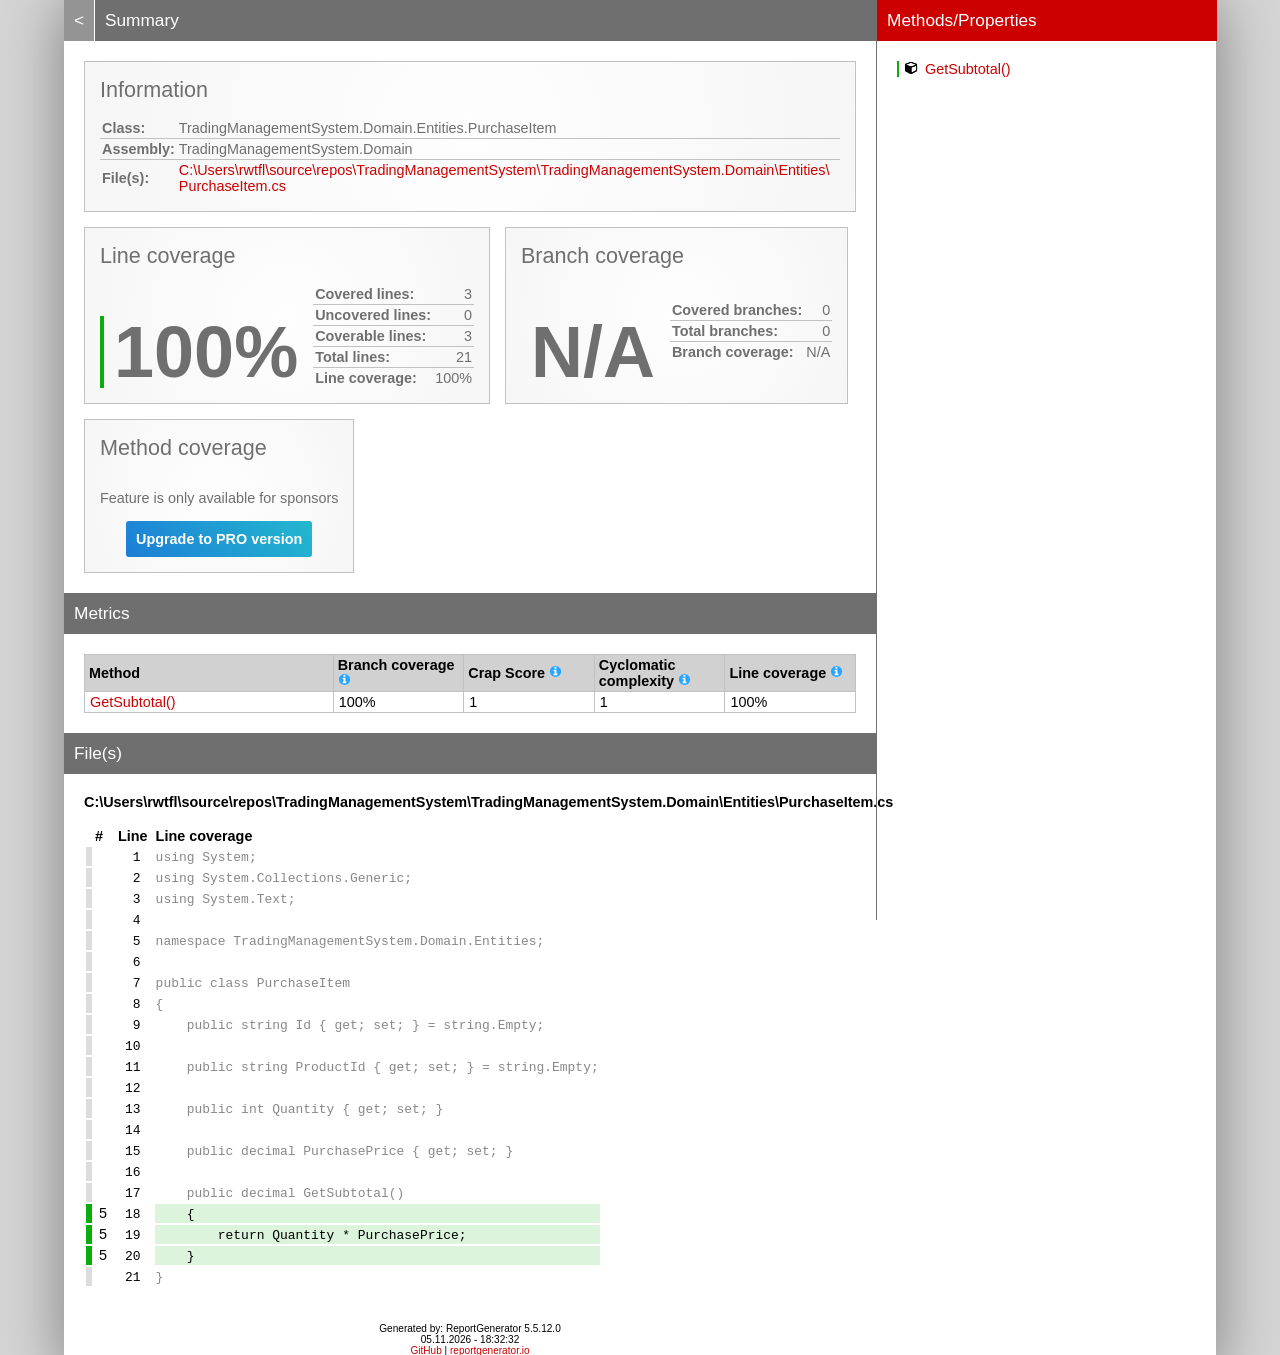
<file: CoverageReport/TradingManagementSystem.Domain_PurchaseItem.html>
<!DOCTYPE html>
<html>
<head>
<meta charset="utf-8" />
<meta name="viewport" content="width=device-width, initial-scale=1.0" />
<meta http-equiv="X-UA-Compatible" content="IE=EDGE,chrome=1" />
<link href="[data-uri]" rel="icon" type="image/x-icon" />
<title>TradingManagementSystem.Domain.Entities.PurchaseItem - Coverage Report</title>
<link rel="stylesheet" type="text/css" href="report.css" />
</head><body><div class="container"><div class="containerleft">
<h1><a href="index.html" class="back">&lt;</a> Summary</h1>
<div class="card-group">
<div class="card">
<div class="card-header">Information</div>
<div class="card-body">
<div class="table">
<table>
<tr>
<th>Class:</th>
<td class="limit-width " title="TradingManagementSystem.Domain.Entities.PurchaseItem">TradingManagementSystem.Domain.Entities.PurchaseItem</td>
</tr>
<tr>
<th>Assembly:</th>
<td class="limit-width " title="TradingManagementSystem.Domain">TradingManagementSystem.Domain</td>
</tr>
<tr>
<th>File(s):</th>
<td class="overflow-wrap"><a href="#CUsersrwtflsourcereposTradingManagementSystemTradingManagementSystemDomainEntitiesPurchaseItemcs" class="navigatetohash">C:\Users\rwtfl\source\repos\TradingManagementSystem\TradingManagementSystem.Domain\Entities\PurchaseItem.cs</a></td>
</tr>
</table>
</div>
</div>
</div>
</div>
<div class="card-group">
<div class="card">
<div class="card-header">Line coverage</div>
<div class="card-body">
<div class="large cardpercentagebar cardpercentagebar0">100%</div>
<div class="table">
<table>
<tr>
<th>Covered lines:</th>
<td class="limit-width right" title="3">3</td>
</tr>
<tr>
<th>Uncovered lines:</th>
<td class="limit-width right" title="0">0</td>
</tr>
<tr>
<th>Coverable lines:</th>
<td class="limit-width right" title="3">3</td>
</tr>
<tr>
<th>Total lines:</th>
<td class="limit-width right" title="21">21</td>
</tr>
<tr>
<th>Line coverage:</th>
<td class="limit-width right" title="3 of 3">100%</td>
</tr>
</table>
</div>
</div>
</div>
<div class="card">
<div class="card-header">Branch coverage</div>
<div class="card-body">
<div class="large">N/A</div>
<div class="table">
<table>
<tr>
<th>Covered branches:</th>
<td class="limit-width right" title="0">0</td>
</tr>
<tr>
<th>Total branches:</th>
<td class="limit-width right" title="0">0</td>
</tr>
<tr>
<th>Branch coverage:</th>
<td class="limit-width right" title="N/A">N/A</td>
</tr>
</table>
</div>
</div>
</div>
<div class="card">
<div class="card-header">Method coverage</div>
<div class="card-body">
<div class="center">
<p>Feature is only available for sponsors</p>
<a class="pro-button" href="https://reportgenerator.io/pro" target="_blank">Upgrade to PRO version</a>
</div>
</div>
</div>
</div>
<h1>Metrics</h1>
<div class="table-responsive">
<table class="overview table-fixed">
<colgroup>
<col class="column-min-200" />
<col class="column105" />
<col class="column105" />
<col class="column105" />
<col class="column105" />
</colgroup>
<thead><tr><th>Method</th><th>Branch coverage <a href="https://en.wikipedia.org/wiki/Code_coverage" target="_blank"><i class="icon-info-circled"></i></a></th><th>Crap Score <a href="https://googletesting.blogspot.de/2011/02/this-code-is-crap.html" target="_blank"><i class="icon-info-circled"></i></a></th><th>Cyclomatic complexity <a href="https://en.wikipedia.org/wiki/Cyclomatic_complexity" target="_blank"><i class="icon-info-circled"></i></a></th><th>Line coverage <a href="https://en.wikipedia.org/wiki/Code_coverage" target="_blank"><i class="icon-info-circled"></i></a></th></tr></thead>
<tbody>
<tr><td title="GetSubtotal()"><a href="#file0_line18" class="navigatetohash">GetSubtotal()</a></td><td>100%</td><td>1</td><td>1</td><td>100%</td></tr>
</tbody>
</table>
</div>
<h1>File(s)</h1>
<h2 id="CUsersrwtflsourcereposTradingManagementSystemTradingManagementSystemDomainEntitiesPurchaseItemcs">C:\Users\rwtfl\source\repos\TradingManagementSystem\TradingManagementSystem.Domain\Entities\PurchaseItem.cs</h2>
<div class="table-responsive">
<table class="lineAnalysis">
<thead><tr><th></th><th>#</th><th>Line</th><th></th><th>Line coverage</th></tr></thead>
<tbody>
<tr class="" title="Not coverable" data-coverage="{'AllTestMethods': {'VC': '', 'LVS': 'gray'}}"><td class="gray">&nbsp;</td><td class="leftmargin rightmargin right"></td><td class="rightmargin right"><a id="file0_line1"></a><code>1</code></td><td></td><td class="lightgray"><code>using&nbsp;System;</code></td></tr>
<tr class="" title="Not coverable" data-coverage="{'AllTestMethods': {'VC': '', 'LVS': 'gray'}}"><td class="gray">&nbsp;</td><td class="leftmargin rightmargin right"></td><td class="rightmargin right"><a id="file0_line2"></a><code>2</code></td><td></td><td class="lightgray"><code>using&nbsp;System.Collections.Generic;</code></td></tr>
<tr class="" title="Not coverable" data-coverage="{'AllTestMethods': {'VC': '', 'LVS': 'gray'}}"><td class="gray">&nbsp;</td><td class="leftmargin rightmargin right"></td><td class="rightmargin right"><a id="file0_line3"></a><code>3</code></td><td></td><td class="lightgray"><code>using&nbsp;System.Text;</code></td></tr>
<tr class="" title="Not coverable" data-coverage="{'AllTestMethods': {'VC': '', 'LVS': 'gray'}}"><td class="gray">&nbsp;</td><td class="leftmargin rightmargin right"></td><td class="rightmargin right"><a id="file0_line4"></a><code>4</code></td><td></td><td class="lightgray"><code></code></td></tr>
<tr class="" title="Not coverable" data-coverage="{'AllTestMethods': {'VC': '', 'LVS': 'gray'}}"><td class="gray">&nbsp;</td><td class="leftmargin rightmargin right"></td><td class="rightmargin right"><a id="file0_line5"></a><code>5</code></td><td></td><td class="lightgray"><code>namespace&nbsp;TradingManagementSystem.Domain.Entities;</code></td></tr>
<tr class="" title="Not coverable" data-coverage="{'AllTestMethods': {'VC': '', 'LVS': 'gray'}}"><td class="gray">&nbsp;</td><td class="leftmargin rightmargin right"></td><td class="rightmargin right"><a id="file0_line6"></a><code>6</code></td><td></td><td class="lightgray"><code></code></td></tr>
<tr class="" title="Not coverable" data-coverage="{'AllTestMethods': {'VC': '', 'LVS': 'gray'}}"><td class="gray">&nbsp;</td><td class="leftmargin rightmargin right"></td><td class="rightmargin right"><a id="file0_line7"></a><code>7</code></td><td></td><td class="lightgray"><code>public&nbsp;class&nbsp;PurchaseItem</code></td></tr>
<tr class="" title="Not coverable" data-coverage="{'AllTestMethods': {'VC': '', 'LVS': 'gray'}}"><td class="gray">&nbsp;</td><td class="leftmargin rightmargin right"></td><td class="rightmargin right"><a id="file0_line8"></a><code>8</code></td><td></td><td class="lightgray"><code>{</code></td></tr>
<tr class="" title="Not coverable" data-coverage="{'AllTestMethods': {'VC': '', 'LVS': 'gray'}}"><td class="gray">&nbsp;</td><td class="leftmargin rightmargin right"></td><td class="rightmargin right"><a id="file0_line9"></a><code>9</code></td><td></td><td class="lightgray"><code>&nbsp;&nbsp;&nbsp;&nbsp;public&nbsp;string&nbsp;Id&nbsp;{&nbsp;get;&nbsp;set;&nbsp;}&nbsp;=&nbsp;string.Empty;</code></td></tr>
<tr class="" title="Not coverable" data-coverage="{'AllTestMethods': {'VC': '', 'LVS': 'gray'}}"><td class="gray">&nbsp;</td><td class="leftmargin rightmargin right"></td><td class="rightmargin right"><a id="file0_line10"></a><code>10</code></td><td></td><td class="lightgray"><code></code></td></tr>
<tr class="" title="Not coverable" data-coverage="{'AllTestMethods': {'VC': '', 'LVS': 'gray'}}"><td class="gray">&nbsp;</td><td class="leftmargin rightmargin right"></td><td class="rightmargin right"><a id="file0_line11"></a><code>11</code></td><td></td><td class="lightgray"><code>&nbsp;&nbsp;&nbsp;&nbsp;public&nbsp;string&nbsp;ProductId&nbsp;{&nbsp;get;&nbsp;set;&nbsp;}&nbsp;=&nbsp;string.Empty;</code></td></tr>
<tr class="" title="Not coverable" data-coverage="{'AllTestMethods': {'VC': '', 'LVS': 'gray'}}"><td class="gray">&nbsp;</td><td class="leftmargin rightmargin right"></td><td class="rightmargin right"><a id="file0_line12"></a><code>12</code></td><td></td><td class="lightgray"><code></code></td></tr>
<tr class="" title="Not coverable" data-coverage="{'AllTestMethods': {'VC': '', 'LVS': 'gray'}}"><td class="gray">&nbsp;</td><td class="leftmargin rightmargin right"></td><td class="rightmargin right"><a id="file0_line13"></a><code>13</code></td><td></td><td class="lightgray"><code>&nbsp;&nbsp;&nbsp;&nbsp;public&nbsp;int&nbsp;Quantity&nbsp;{&nbsp;get;&nbsp;set;&nbsp;}</code></td></tr>
<tr class="" title="Not coverable" data-coverage="{'AllTestMethods': {'VC': '', 'LVS': 'gray'}}"><td class="gray">&nbsp;</td><td class="leftmargin rightmargin right"></td><td class="rightmargin right"><a id="file0_line14"></a><code>14</code></td><td></td><td class="lightgray"><code></code></td></tr>
<tr class="" title="Not coverable" data-coverage="{'AllTestMethods': {'VC': '', 'LVS': 'gray'}}"><td class="gray">&nbsp;</td><td class="leftmargin rightmargin right"></td><td class="rightmargin right"><a id="file0_line15"></a><code>15</code></td><td></td><td class="lightgray"><code>&nbsp;&nbsp;&nbsp;&nbsp;public&nbsp;decimal&nbsp;PurchasePrice&nbsp;{&nbsp;get;&nbsp;set;&nbsp;}</code></td></tr>
<tr class="" title="Not coverable" data-coverage="{'AllTestMethods': {'VC': '', 'LVS': 'gray'}}"><td class="gray">&nbsp;</td><td class="leftmargin rightmargin right"></td><td class="rightmargin right"><a id="file0_line16"></a><code>16</code></td><td></td><td class="lightgray"><code></code></td></tr>
<tr class="" title="Not coverable" data-coverage="{'AllTestMethods': {'VC': '', 'LVS': 'gray'}}"><td class="gray">&nbsp;</td><td class="leftmargin rightmargin right"></td><td class="rightmargin right"><a id="file0_line17"></a><code>17</code></td><td></td><td class="lightgray"><code>&nbsp;&nbsp;&nbsp;&nbsp;public&nbsp;decimal&nbsp;GetSubtotal()</code></td></tr>
<tr class="coverableline" title="Covered (5 visits)" data-coverage="{'AllTestMethods': {'VC': '5', 'LVS': 'green'}}"><td class="green">&nbsp;</td><td class="leftmargin rightmargin right">5</td><td class="rightmargin right"><a id="file0_line18"></a><code>18</code></td><td></td><td class="lightgreen"><code>&nbsp;&nbsp;&nbsp;&nbsp;{</code></td></tr>
<tr class="coverableline" title="Covered (5 visits)" data-coverage="{'AllTestMethods': {'VC': '5', 'LVS': 'green'}}"><td class="green">&nbsp;</td><td class="leftmargin rightmargin right">5</td><td class="rightmargin right"><a id="file0_line19"></a><code>19</code></td><td></td><td class="lightgreen"><code>&nbsp;&nbsp;&nbsp;&nbsp;&nbsp;&nbsp;&nbsp;&nbsp;return&nbsp;Quantity&nbsp;*&nbsp;PurchasePrice;</code></td></tr>
<tr class="coverableline" title="Covered (5 visits)" data-coverage="{'AllTestMethods': {'VC': '5', 'LVS': 'green'}}"><td class="green">&nbsp;</td><td class="leftmargin rightmargin right">5</td><td class="rightmargin right"><a id="file0_line20"></a><code>20</code></td><td></td><td class="lightgreen"><code>&nbsp;&nbsp;&nbsp;&nbsp;}</code></td></tr>
<tr class="" title="Not coverable" data-coverage="{'AllTestMethods': {'VC': '', 'LVS': 'gray'}}"><td class="gray">&nbsp;</td><td class="leftmargin rightmargin right"></td><td class="rightmargin right"><a id="file0_line21"></a><code>21</code></td><td></td><td class="lightgray"><code>}</code></td></tr>
</tbody>
</table>
</div>
<div class="footer">Generated by: ReportGenerator 5.5.12.0<br />05.11.2026 - 18:32:32<br /><a href="https://github.com/danielpalme/ReportGenerator">GitHub</a> | <a href="https://reportgenerator.io">reportgenerator.io</a></div></div>
<div class="containerright">
<div class="containerrightfixed">
<h1>Methods/Properties</h1>
<a href="#file0_line18" class="navigatetohash percentagebar percentagebar100" title="Line coverage: 100% - GetSubtotal()"><i class="icon-cube"></i>GetSubtotal()</a><br />
<br/></div>
</div></div>
<script type="text/javascript" src="class.js"></script>
</body></html>
</file>
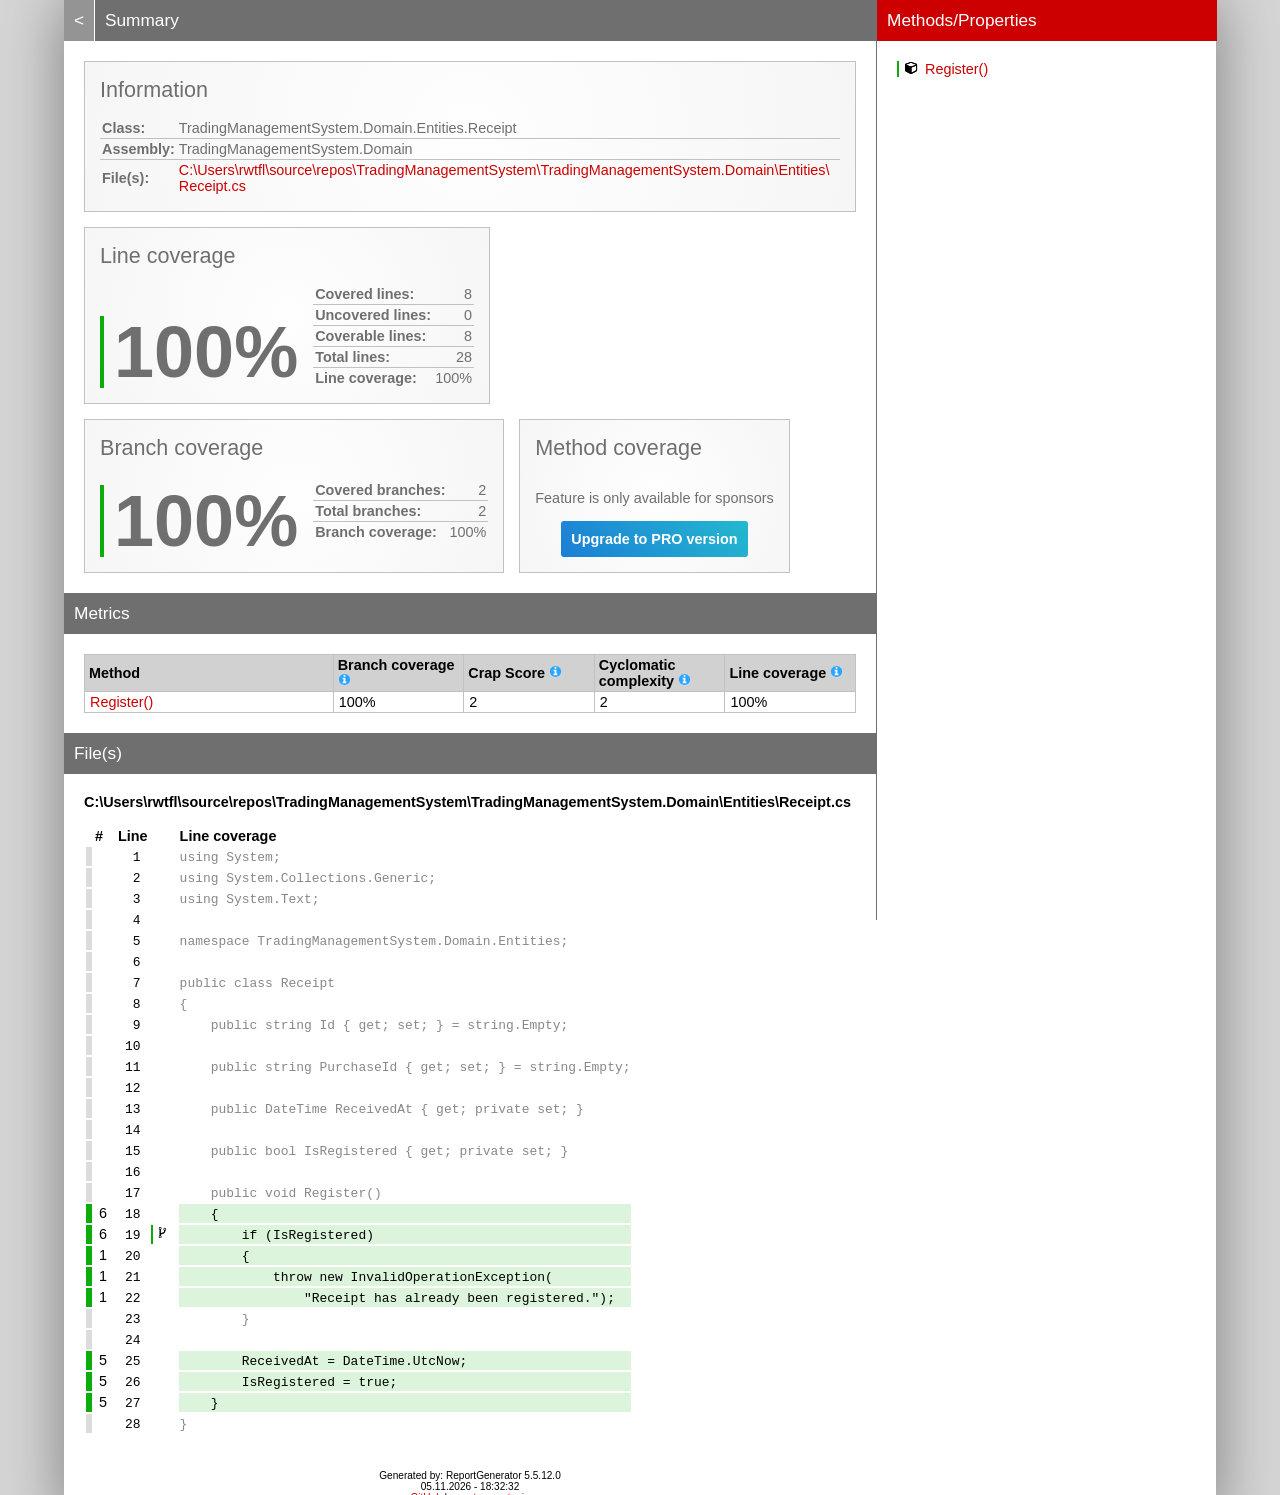
<file: CoverageReport/TradingManagementSystem.Domain_Receipt.html>
<!DOCTYPE html>
<html>
<head>
<meta charset="utf-8" />
<meta name="viewport" content="width=device-width, initial-scale=1.0" />
<meta http-equiv="X-UA-Compatible" content="IE=EDGE,chrome=1" />
<link href="[data-uri]" rel="icon" type="image/x-icon" />
<title>TradingManagementSystem.Domain.Entities.Receipt - Coverage Report</title>
<link rel="stylesheet" type="text/css" href="report.css" />
</head><body><div class="container"><div class="containerleft">
<h1><a href="index.html" class="back">&lt;</a> Summary</h1>
<div class="card-group">
<div class="card">
<div class="card-header">Information</div>
<div class="card-body">
<div class="table">
<table>
<tr>
<th>Class:</th>
<td class="limit-width " title="TradingManagementSystem.Domain.Entities.Receipt">TradingManagementSystem.Domain.Entities.Receipt</td>
</tr>
<tr>
<th>Assembly:</th>
<td class="limit-width " title="TradingManagementSystem.Domain">TradingManagementSystem.Domain</td>
</tr>
<tr>
<th>File(s):</th>
<td class="overflow-wrap"><a href="#CUsersrwtflsourcereposTradingManagementSystemTradingManagementSystemDomainEntitiesReceiptcs" class="navigatetohash">C:\Users\rwtfl\source\repos\TradingManagementSystem\TradingManagementSystem.Domain\Entities\Receipt.cs</a></td>
</tr>
</table>
</div>
</div>
</div>
</div>
<div class="card-group">
<div class="card">
<div class="card-header">Line coverage</div>
<div class="card-body">
<div class="large cardpercentagebar cardpercentagebar0">100%</div>
<div class="table">
<table>
<tr>
<th>Covered lines:</th>
<td class="limit-width right" title="8">8</td>
</tr>
<tr>
<th>Uncovered lines:</th>
<td class="limit-width right" title="0">0</td>
</tr>
<tr>
<th>Coverable lines:</th>
<td class="limit-width right" title="8">8</td>
</tr>
<tr>
<th>Total lines:</th>
<td class="limit-width right" title="28">28</td>
</tr>
<tr>
<th>Line coverage:</th>
<td class="limit-width right" title="8 of 8">100%</td>
</tr>
</table>
</div>
</div>
</div>
<div class="card">
<div class="card-header">Branch coverage</div>
<div class="card-body">
<div class="large cardpercentagebar cardpercentagebar0">100%</div>
<div class="table">
<table>
<tr>
<th>Covered branches:</th>
<td class="limit-width right" title="2">2</td>
</tr>
<tr>
<th>Total branches:</th>
<td class="limit-width right" title="2">2</td>
</tr>
<tr>
<th>Branch coverage:</th>
<td class="limit-width right" title="2 of 2">100%</td>
</tr>
</table>
</div>
</div>
</div>
<div class="card">
<div class="card-header">Method coverage</div>
<div class="card-body">
<div class="center">
<p>Feature is only available for sponsors</p>
<a class="pro-button" href="https://reportgenerator.io/pro" target="_blank">Upgrade to PRO version</a>
</div>
</div>
</div>
</div>
<h1>Metrics</h1>
<div class="table-responsive">
<table class="overview table-fixed">
<colgroup>
<col class="column-min-200" />
<col class="column105" />
<col class="column105" />
<col class="column105" />
<col class="column105" />
</colgroup>
<thead><tr><th>Method</th><th>Branch coverage <a href="https://en.wikipedia.org/wiki/Code_coverage" target="_blank"><i class="icon-info-circled"></i></a></th><th>Crap Score <a href="https://googletesting.blogspot.de/2011/02/this-code-is-crap.html" target="_blank"><i class="icon-info-circled"></i></a></th><th>Cyclomatic complexity <a href="https://en.wikipedia.org/wiki/Cyclomatic_complexity" target="_blank"><i class="icon-info-circled"></i></a></th><th>Line coverage <a href="https://en.wikipedia.org/wiki/Code_coverage" target="_blank"><i class="icon-info-circled"></i></a></th></tr></thead>
<tbody>
<tr><td title="Register()"><a href="#file0_line18" class="navigatetohash">Register()</a></td><td>100%</td><td>2</td><td>2</td><td>100%</td></tr>
</tbody>
</table>
</div>
<h1>File(s)</h1>
<h2 id="CUsersrwtflsourcereposTradingManagementSystemTradingManagementSystemDomainEntitiesReceiptcs">C:\Users\rwtfl\source\repos\TradingManagementSystem\TradingManagementSystem.Domain\Entities\Receipt.cs</h2>
<div class="table-responsive">
<table class="lineAnalysis">
<thead><tr><th></th><th>#</th><th>Line</th><th></th><th>Line coverage</th></tr></thead>
<tbody>
<tr class="" title="Not coverable" data-coverage="{'AllTestMethods': {'VC': '', 'LVS': 'gray'}}"><td class="gray">&nbsp;</td><td class="leftmargin rightmargin right"></td><td class="rightmargin right"><a id="file0_line1"></a><code>1</code></td><td></td><td class="lightgray"><code>using&nbsp;System;</code></td></tr>
<tr class="" title="Not coverable" data-coverage="{'AllTestMethods': {'VC': '', 'LVS': 'gray'}}"><td class="gray">&nbsp;</td><td class="leftmargin rightmargin right"></td><td class="rightmargin right"><a id="file0_line2"></a><code>2</code></td><td></td><td class="lightgray"><code>using&nbsp;System.Collections.Generic;</code></td></tr>
<tr class="" title="Not coverable" data-coverage="{'AllTestMethods': {'VC': '', 'LVS': 'gray'}}"><td class="gray">&nbsp;</td><td class="leftmargin rightmargin right"></td><td class="rightmargin right"><a id="file0_line3"></a><code>3</code></td><td></td><td class="lightgray"><code>using&nbsp;System.Text;</code></td></tr>
<tr class="" title="Not coverable" data-coverage="{'AllTestMethods': {'VC': '', 'LVS': 'gray'}}"><td class="gray">&nbsp;</td><td class="leftmargin rightmargin right"></td><td class="rightmargin right"><a id="file0_line4"></a><code>4</code></td><td></td><td class="lightgray"><code></code></td></tr>
<tr class="" title="Not coverable" data-coverage="{'AllTestMethods': {'VC': '', 'LVS': 'gray'}}"><td class="gray">&nbsp;</td><td class="leftmargin rightmargin right"></td><td class="rightmargin right"><a id="file0_line5"></a><code>5</code></td><td></td><td class="lightgray"><code>namespace&nbsp;TradingManagementSystem.Domain.Entities;</code></td></tr>
<tr class="" title="Not coverable" data-coverage="{'AllTestMethods': {'VC': '', 'LVS': 'gray'}}"><td class="gray">&nbsp;</td><td class="leftmargin rightmargin right"></td><td class="rightmargin right"><a id="file0_line6"></a><code>6</code></td><td></td><td class="lightgray"><code></code></td></tr>
<tr class="" title="Not coverable" data-coverage="{'AllTestMethods': {'VC': '', 'LVS': 'gray'}}"><td class="gray">&nbsp;</td><td class="leftmargin rightmargin right"></td><td class="rightmargin right"><a id="file0_line7"></a><code>7</code></td><td></td><td class="lightgray"><code>public&nbsp;class&nbsp;Receipt</code></td></tr>
<tr class="" title="Not coverable" data-coverage="{'AllTestMethods': {'VC': '', 'LVS': 'gray'}}"><td class="gray">&nbsp;</td><td class="leftmargin rightmargin right"></td><td class="rightmargin right"><a id="file0_line8"></a><code>8</code></td><td></td><td class="lightgray"><code>{</code></td></tr>
<tr class="" title="Not coverable" data-coverage="{'AllTestMethods': {'VC': '', 'LVS': 'gray'}}"><td class="gray">&nbsp;</td><td class="leftmargin rightmargin right"></td><td class="rightmargin right"><a id="file0_line9"></a><code>9</code></td><td></td><td class="lightgray"><code>&nbsp;&nbsp;&nbsp;&nbsp;public&nbsp;string&nbsp;Id&nbsp;{&nbsp;get;&nbsp;set;&nbsp;}&nbsp;=&nbsp;string.Empty;</code></td></tr>
<tr class="" title="Not coverable" data-coverage="{'AllTestMethods': {'VC': '', 'LVS': 'gray'}}"><td class="gray">&nbsp;</td><td class="leftmargin rightmargin right"></td><td class="rightmargin right"><a id="file0_line10"></a><code>10</code></td><td></td><td class="lightgray"><code></code></td></tr>
<tr class="" title="Not coverable" data-coverage="{'AllTestMethods': {'VC': '', 'LVS': 'gray'}}"><td class="gray">&nbsp;</td><td class="leftmargin rightmargin right"></td><td class="rightmargin right"><a id="file0_line11"></a><code>11</code></td><td></td><td class="lightgray"><code>&nbsp;&nbsp;&nbsp;&nbsp;public&nbsp;string&nbsp;PurchaseId&nbsp;{&nbsp;get;&nbsp;set;&nbsp;}&nbsp;=&nbsp;string.Empty;</code></td></tr>
<tr class="" title="Not coverable" data-coverage="{'AllTestMethods': {'VC': '', 'LVS': 'gray'}}"><td class="gray">&nbsp;</td><td class="leftmargin rightmargin right"></td><td class="rightmargin right"><a id="file0_line12"></a><code>12</code></td><td></td><td class="lightgray"><code></code></td></tr>
<tr class="" title="Not coverable" data-coverage="{'AllTestMethods': {'VC': '', 'LVS': 'gray'}}"><td class="gray">&nbsp;</td><td class="leftmargin rightmargin right"></td><td class="rightmargin right"><a id="file0_line13"></a><code>13</code></td><td></td><td class="lightgray"><code>&nbsp;&nbsp;&nbsp;&nbsp;public&nbsp;DateTime&nbsp;ReceivedAt&nbsp;{&nbsp;get;&nbsp;private&nbsp;set;&nbsp;}</code></td></tr>
<tr class="" title="Not coverable" data-coverage="{'AllTestMethods': {'VC': '', 'LVS': 'gray'}}"><td class="gray">&nbsp;</td><td class="leftmargin rightmargin right"></td><td class="rightmargin right"><a id="file0_line14"></a><code>14</code></td><td></td><td class="lightgray"><code></code></td></tr>
<tr class="" title="Not coverable" data-coverage="{'AllTestMethods': {'VC': '', 'LVS': 'gray'}}"><td class="gray">&nbsp;</td><td class="leftmargin rightmargin right"></td><td class="rightmargin right"><a id="file0_line15"></a><code>15</code></td><td></td><td class="lightgray"><code>&nbsp;&nbsp;&nbsp;&nbsp;public&nbsp;bool&nbsp;IsRegistered&nbsp;{&nbsp;get;&nbsp;private&nbsp;set;&nbsp;}</code></td></tr>
<tr class="" title="Not coverable" data-coverage="{'AllTestMethods': {'VC': '', 'LVS': 'gray'}}"><td class="gray">&nbsp;</td><td class="leftmargin rightmargin right"></td><td class="rightmargin right"><a id="file0_line16"></a><code>16</code></td><td></td><td class="lightgray"><code></code></td></tr>
<tr class="" title="Not coverable" data-coverage="{'AllTestMethods': {'VC': '', 'LVS': 'gray'}}"><td class="gray">&nbsp;</td><td class="leftmargin rightmargin right"></td><td class="rightmargin right"><a id="file0_line17"></a><code>17</code></td><td></td><td class="lightgray"><code>&nbsp;&nbsp;&nbsp;&nbsp;public&nbsp;void&nbsp;Register()</code></td></tr>
<tr class="coverableline" title="Covered (6 visits)" data-coverage="{'AllTestMethods': {'VC': '6', 'LVS': 'green'}}"><td class="green">&nbsp;</td><td class="leftmargin rightmargin right">6</td><td class="rightmargin right"><a id="file0_line18"></a><code>18</code></td><td></td><td class="lightgreen"><code>&nbsp;&nbsp;&nbsp;&nbsp;{</code></td></tr>
<tr class="coverableline" title="Covered (6 visits, 2 of 2 branches are covered)" data-coverage="{'AllTestMethods': {'VC': '6', 'LVS': 'green'}}"><td class="green">&nbsp;</td><td class="leftmargin rightmargin right">6</td><td class="rightmargin right"><a id="file0_line19"></a><code>19</code></td><td class="percentagebar percentagebar100"><i class="icon-fork"></i></td><td class="lightgreen"><code>&nbsp;&nbsp;&nbsp;&nbsp;&nbsp;&nbsp;&nbsp;&nbsp;if&nbsp;(IsRegistered)</code></td></tr>
<tr class="coverableline" title="Covered (1 visits)" data-coverage="{'AllTestMethods': {'VC': '1', 'LVS': 'green'}}"><td class="green">&nbsp;</td><td class="leftmargin rightmargin right">1</td><td class="rightmargin right"><a id="file0_line20"></a><code>20</code></td><td></td><td class="lightgreen"><code>&nbsp;&nbsp;&nbsp;&nbsp;&nbsp;&nbsp;&nbsp;&nbsp;{</code></td></tr>
<tr class="coverableline" title="Covered (1 visits)" data-coverage="{'AllTestMethods': {'VC': '1', 'LVS': 'green'}}"><td class="green">&nbsp;</td><td class="leftmargin rightmargin right">1</td><td class="rightmargin right"><a id="file0_line21"></a><code>21</code></td><td></td><td class="lightgreen"><code>&nbsp;&nbsp;&nbsp;&nbsp;&nbsp;&nbsp;&nbsp;&nbsp;&nbsp;&nbsp;&nbsp;&nbsp;throw&nbsp;new&nbsp;InvalidOperationException(</code></td></tr>
<tr class="coverableline" title="Covered (1 visits)" data-coverage="{'AllTestMethods': {'VC': '1', 'LVS': 'green'}}"><td class="green">&nbsp;</td><td class="leftmargin rightmargin right">1</td><td class="rightmargin right"><a id="file0_line22"></a><code>22</code></td><td></td><td class="lightgreen"><code>&nbsp;&nbsp;&nbsp;&nbsp;&nbsp;&nbsp;&nbsp;&nbsp;&nbsp;&nbsp;&nbsp;&nbsp;&nbsp;&nbsp;&nbsp;&nbsp;&quot;Receipt&nbsp;has&nbsp;already&nbsp;been&nbsp;registered.&quot;);</code></td></tr>
<tr class="" title="Not coverable" data-coverage="{'AllTestMethods': {'VC': '', 'LVS': 'gray'}}"><td class="gray">&nbsp;</td><td class="leftmargin rightmargin right"></td><td class="rightmargin right"><a id="file0_line23"></a><code>23</code></td><td></td><td class="lightgray"><code>&nbsp;&nbsp;&nbsp;&nbsp;&nbsp;&nbsp;&nbsp;&nbsp;}</code></td></tr>
<tr class="" title="Not coverable" data-coverage="{'AllTestMethods': {'VC': '', 'LVS': 'gray'}}"><td class="gray">&nbsp;</td><td class="leftmargin rightmargin right"></td><td class="rightmargin right"><a id="file0_line24"></a><code>24</code></td><td></td><td class="lightgray"><code></code></td></tr>
<tr class="coverableline" title="Covered (5 visits)" data-coverage="{'AllTestMethods': {'VC': '5', 'LVS': 'green'}}"><td class="green">&nbsp;</td><td class="leftmargin rightmargin right">5</td><td class="rightmargin right"><a id="file0_line25"></a><code>25</code></td><td></td><td class="lightgreen"><code>&nbsp;&nbsp;&nbsp;&nbsp;&nbsp;&nbsp;&nbsp;&nbsp;ReceivedAt&nbsp;=&nbsp;DateTime.UtcNow;</code></td></tr>
<tr class="coverableline" title="Covered (5 visits)" data-coverage="{'AllTestMethods': {'VC': '5', 'LVS': 'green'}}"><td class="green">&nbsp;</td><td class="leftmargin rightmargin right">5</td><td class="rightmargin right"><a id="file0_line26"></a><code>26</code></td><td></td><td class="lightgreen"><code>&nbsp;&nbsp;&nbsp;&nbsp;&nbsp;&nbsp;&nbsp;&nbsp;IsRegistered&nbsp;=&nbsp;true;</code></td></tr>
<tr class="coverableline" title="Covered (5 visits)" data-coverage="{'AllTestMethods': {'VC': '5', 'LVS': 'green'}}"><td class="green">&nbsp;</td><td class="leftmargin rightmargin right">5</td><td class="rightmargin right"><a id="file0_line27"></a><code>27</code></td><td></td><td class="lightgreen"><code>&nbsp;&nbsp;&nbsp;&nbsp;}</code></td></tr>
<tr class="" title="Not coverable" data-coverage="{'AllTestMethods': {'VC': '', 'LVS': 'gray'}}"><td class="gray">&nbsp;</td><td class="leftmargin rightmargin right"></td><td class="rightmargin right"><a id="file0_line28"></a><code>28</code></td><td></td><td class="lightgray"><code>}</code></td></tr>
</tbody>
</table>
</div>
<div class="footer">Generated by: ReportGenerator 5.5.12.0<br />05.11.2026 - 18:32:32<br /><a href="https://github.com/danielpalme/ReportGenerator">GitHub</a> | <a href="https://reportgenerator.io">reportgenerator.io</a></div></div>
<div class="containerright">
<div class="containerrightfixed">
<h1>Methods/Properties</h1>
<a href="#file0_line18" class="navigatetohash percentagebar percentagebar100" title="Line coverage: 100% - Register()"><i class="icon-cube"></i>Register()</a><br />
<br/></div>
</div></div>
<script type="text/javascript" src="class.js"></script>
</body></html>
</file>
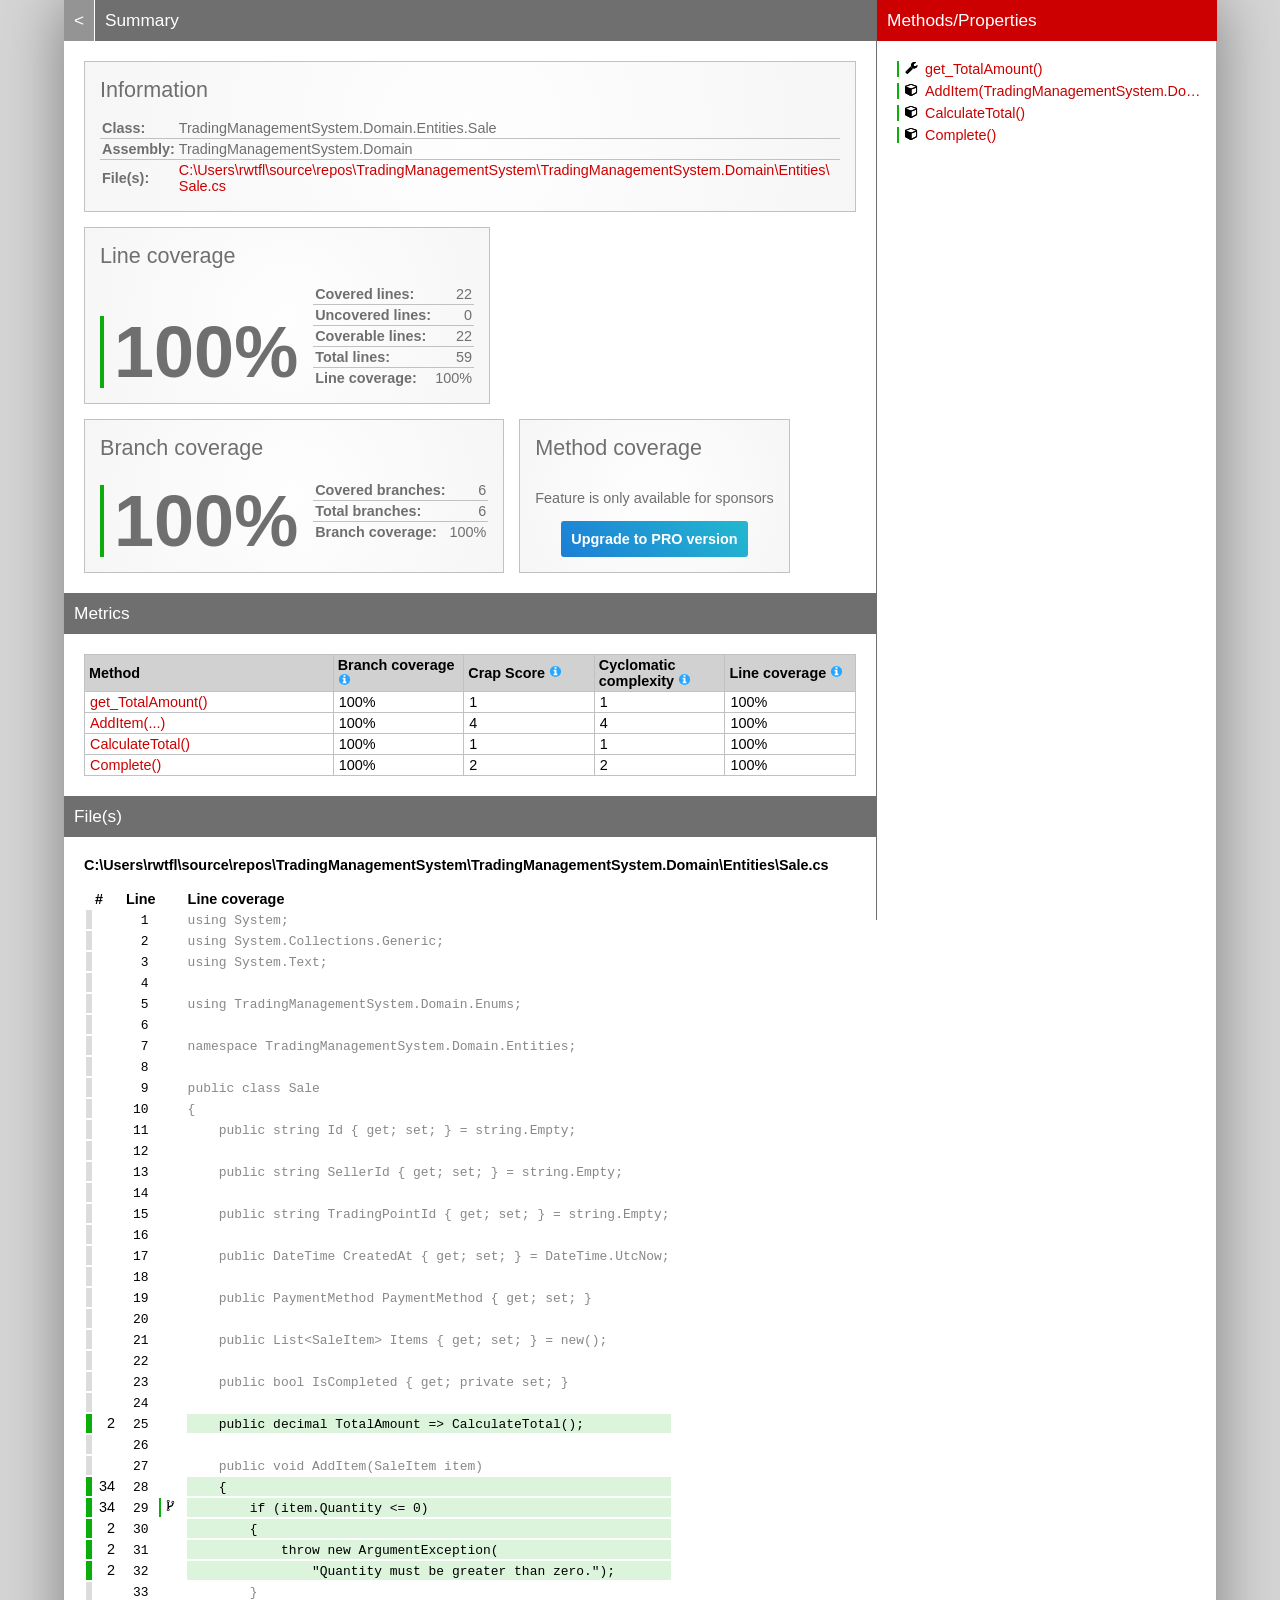
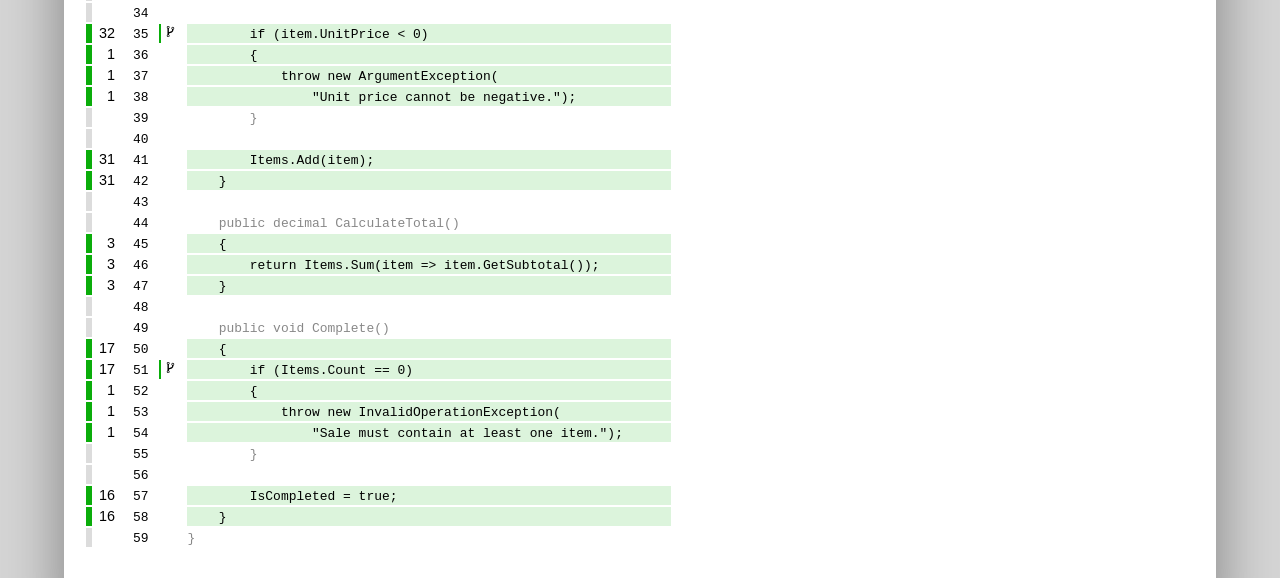
<file: CoverageReport/TradingManagementSystem.Domain_Sale.html>
<!DOCTYPE html>
<html>
<head>
<meta charset="utf-8" />
<meta name="viewport" content="width=device-width, initial-scale=1.0" />
<meta http-equiv="X-UA-Compatible" content="IE=EDGE,chrome=1" />
<link href="[data-uri]" rel="icon" type="image/x-icon" />
<title>TradingManagementSystem.Domain.Entities.Sale - Coverage Report</title>
<link rel="stylesheet" type="text/css" href="report.css" />
</head><body><div class="container"><div class="containerleft">
<h1><a href="index.html" class="back">&lt;</a> Summary</h1>
<div class="card-group">
<div class="card">
<div class="card-header">Information</div>
<div class="card-body">
<div class="table">
<table>
<tr>
<th>Class:</th>
<td class="limit-width " title="TradingManagementSystem.Domain.Entities.Sale">TradingManagementSystem.Domain.Entities.Sale</td>
</tr>
<tr>
<th>Assembly:</th>
<td class="limit-width " title="TradingManagementSystem.Domain">TradingManagementSystem.Domain</td>
</tr>
<tr>
<th>File(s):</th>
<td class="overflow-wrap"><a href="#CUsersrwtflsourcereposTradingManagementSystemTradingManagementSystemDomainEntitiesSalecs" class="navigatetohash">C:\Users\rwtfl\source\repos\TradingManagementSystem\TradingManagementSystem.Domain\Entities\Sale.cs</a></td>
</tr>
</table>
</div>
</div>
</div>
</div>
<div class="card-group">
<div class="card">
<div class="card-header">Line coverage</div>
<div class="card-body">
<div class="large cardpercentagebar cardpercentagebar0">100%</div>
<div class="table">
<table>
<tr>
<th>Covered lines:</th>
<td class="limit-width right" title="22">22</td>
</tr>
<tr>
<th>Uncovered lines:</th>
<td class="limit-width right" title="0">0</td>
</tr>
<tr>
<th>Coverable lines:</th>
<td class="limit-width right" title="22">22</td>
</tr>
<tr>
<th>Total lines:</th>
<td class="limit-width right" title="59">59</td>
</tr>
<tr>
<th>Line coverage:</th>
<td class="limit-width right" title="22 of 22">100%</td>
</tr>
</table>
</div>
</div>
</div>
<div class="card">
<div class="card-header">Branch coverage</div>
<div class="card-body">
<div class="large cardpercentagebar cardpercentagebar0">100%</div>
<div class="table">
<table>
<tr>
<th>Covered branches:</th>
<td class="limit-width right" title="6">6</td>
</tr>
<tr>
<th>Total branches:</th>
<td class="limit-width right" title="6">6</td>
</tr>
<tr>
<th>Branch coverage:</th>
<td class="limit-width right" title="6 of 6">100%</td>
</tr>
</table>
</div>
</div>
</div>
<div class="card">
<div class="card-header">Method coverage</div>
<div class="card-body">
<div class="center">
<p>Feature is only available for sponsors</p>
<a class="pro-button" href="https://reportgenerator.io/pro" target="_blank">Upgrade to PRO version</a>
</div>
</div>
</div>
</div>
<h1>Metrics</h1>
<div class="table-responsive">
<table class="overview table-fixed">
<colgroup>
<col class="column-min-200" />
<col class="column105" />
<col class="column105" />
<col class="column105" />
<col class="column105" />
</colgroup>
<thead><tr><th>Method</th><th>Branch coverage <a href="https://en.wikipedia.org/wiki/Code_coverage" target="_blank"><i class="icon-info-circled"></i></a></th><th>Crap Score <a href="https://googletesting.blogspot.de/2011/02/this-code-is-crap.html" target="_blank"><i class="icon-info-circled"></i></a></th><th>Cyclomatic complexity <a href="https://en.wikipedia.org/wiki/Cyclomatic_complexity" target="_blank"><i class="icon-info-circled"></i></a></th><th>Line coverage <a href="https://en.wikipedia.org/wiki/Code_coverage" target="_blank"><i class="icon-info-circled"></i></a></th></tr></thead>
<tbody>
<tr><td title="get_TotalAmount()"><a href="#file0_line25" class="navigatetohash">get_TotalAmount()</a></td><td>100%</td><td>1</td><td>1</td><td>100%</td></tr>
<tr><td title="AddItem(TradingManagementSystem.Domain.Entities.SaleItem)"><a href="#file0_line28" class="navigatetohash">AddItem(...)</a></td><td>100%</td><td>4</td><td>4</td><td>100%</td></tr>
<tr><td title="CalculateTotal()"><a href="#file0_line45" class="navigatetohash">CalculateTotal()</a></td><td>100%</td><td>1</td><td>1</td><td>100%</td></tr>
<tr><td title="Complete()"><a href="#file0_line50" class="navigatetohash">Complete()</a></td><td>100%</td><td>2</td><td>2</td><td>100%</td></tr>
</tbody>
</table>
</div>
<h1>File(s)</h1>
<h2 id="CUsersrwtflsourcereposTradingManagementSystemTradingManagementSystemDomainEntitiesSalecs">C:\Users\rwtfl\source\repos\TradingManagementSystem\TradingManagementSystem.Domain\Entities\Sale.cs</h2>
<div class="table-responsive">
<table class="lineAnalysis">
<thead><tr><th></th><th>#</th><th>Line</th><th></th><th>Line coverage</th></tr></thead>
<tbody>
<tr class="" title="Not coverable" data-coverage="{'AllTestMethods': {'VC': '', 'LVS': 'gray'}}"><td class="gray">&nbsp;</td><td class="leftmargin rightmargin right"></td><td class="rightmargin right"><a id="file0_line1"></a><code>1</code></td><td></td><td class="lightgray"><code>using&nbsp;System;</code></td></tr>
<tr class="" title="Not coverable" data-coverage="{'AllTestMethods': {'VC': '', 'LVS': 'gray'}}"><td class="gray">&nbsp;</td><td class="leftmargin rightmargin right"></td><td class="rightmargin right"><a id="file0_line2"></a><code>2</code></td><td></td><td class="lightgray"><code>using&nbsp;System.Collections.Generic;</code></td></tr>
<tr class="" title="Not coverable" data-coverage="{'AllTestMethods': {'VC': '', 'LVS': 'gray'}}"><td class="gray">&nbsp;</td><td class="leftmargin rightmargin right"></td><td class="rightmargin right"><a id="file0_line3"></a><code>3</code></td><td></td><td class="lightgray"><code>using&nbsp;System.Text;</code></td></tr>
<tr class="" title="Not coverable" data-coverage="{'AllTestMethods': {'VC': '', 'LVS': 'gray'}}"><td class="gray">&nbsp;</td><td class="leftmargin rightmargin right"></td><td class="rightmargin right"><a id="file0_line4"></a><code>4</code></td><td></td><td class="lightgray"><code></code></td></tr>
<tr class="" title="Not coverable" data-coverage="{'AllTestMethods': {'VC': '', 'LVS': 'gray'}}"><td class="gray">&nbsp;</td><td class="leftmargin rightmargin right"></td><td class="rightmargin right"><a id="file0_line5"></a><code>5</code></td><td></td><td class="lightgray"><code>using&nbsp;TradingManagementSystem.Domain.Enums;</code></td></tr>
<tr class="" title="Not coverable" data-coverage="{'AllTestMethods': {'VC': '', 'LVS': 'gray'}}"><td class="gray">&nbsp;</td><td class="leftmargin rightmargin right"></td><td class="rightmargin right"><a id="file0_line6"></a><code>6</code></td><td></td><td class="lightgray"><code></code></td></tr>
<tr class="" title="Not coverable" data-coverage="{'AllTestMethods': {'VC': '', 'LVS': 'gray'}}"><td class="gray">&nbsp;</td><td class="leftmargin rightmargin right"></td><td class="rightmargin right"><a id="file0_line7"></a><code>7</code></td><td></td><td class="lightgray"><code>namespace&nbsp;TradingManagementSystem.Domain.Entities;</code></td></tr>
<tr class="" title="Not coverable" data-coverage="{'AllTestMethods': {'VC': '', 'LVS': 'gray'}}"><td class="gray">&nbsp;</td><td class="leftmargin rightmargin right"></td><td class="rightmargin right"><a id="file0_line8"></a><code>8</code></td><td></td><td class="lightgray"><code></code></td></tr>
<tr class="" title="Not coverable" data-coverage="{'AllTestMethods': {'VC': '', 'LVS': 'gray'}}"><td class="gray">&nbsp;</td><td class="leftmargin rightmargin right"></td><td class="rightmargin right"><a id="file0_line9"></a><code>9</code></td><td></td><td class="lightgray"><code>public&nbsp;class&nbsp;Sale</code></td></tr>
<tr class="" title="Not coverable" data-coverage="{'AllTestMethods': {'VC': '', 'LVS': 'gray'}}"><td class="gray">&nbsp;</td><td class="leftmargin rightmargin right"></td><td class="rightmargin right"><a id="file0_line10"></a><code>10</code></td><td></td><td class="lightgray"><code>{</code></td></tr>
<tr class="" title="Not coverable" data-coverage="{'AllTestMethods': {'VC': '', 'LVS': 'gray'}}"><td class="gray">&nbsp;</td><td class="leftmargin rightmargin right"></td><td class="rightmargin right"><a id="file0_line11"></a><code>11</code></td><td></td><td class="lightgray"><code>&nbsp;&nbsp;&nbsp;&nbsp;public&nbsp;string&nbsp;Id&nbsp;{&nbsp;get;&nbsp;set;&nbsp;}&nbsp;=&nbsp;string.Empty;</code></td></tr>
<tr class="" title="Not coverable" data-coverage="{'AllTestMethods': {'VC': '', 'LVS': 'gray'}}"><td class="gray">&nbsp;</td><td class="leftmargin rightmargin right"></td><td class="rightmargin right"><a id="file0_line12"></a><code>12</code></td><td></td><td class="lightgray"><code></code></td></tr>
<tr class="" title="Not coverable" data-coverage="{'AllTestMethods': {'VC': '', 'LVS': 'gray'}}"><td class="gray">&nbsp;</td><td class="leftmargin rightmargin right"></td><td class="rightmargin right"><a id="file0_line13"></a><code>13</code></td><td></td><td class="lightgray"><code>&nbsp;&nbsp;&nbsp;&nbsp;public&nbsp;string&nbsp;SellerId&nbsp;{&nbsp;get;&nbsp;set;&nbsp;}&nbsp;=&nbsp;string.Empty;</code></td></tr>
<tr class="" title="Not coverable" data-coverage="{'AllTestMethods': {'VC': '', 'LVS': 'gray'}}"><td class="gray">&nbsp;</td><td class="leftmargin rightmargin right"></td><td class="rightmargin right"><a id="file0_line14"></a><code>14</code></td><td></td><td class="lightgray"><code></code></td></tr>
<tr class="" title="Not coverable" data-coverage="{'AllTestMethods': {'VC': '', 'LVS': 'gray'}}"><td class="gray">&nbsp;</td><td class="leftmargin rightmargin right"></td><td class="rightmargin right"><a id="file0_line15"></a><code>15</code></td><td></td><td class="lightgray"><code>&nbsp;&nbsp;&nbsp;&nbsp;public&nbsp;string&nbsp;TradingPointId&nbsp;{&nbsp;get;&nbsp;set;&nbsp;}&nbsp;=&nbsp;string.Empty;</code></td></tr>
<tr class="" title="Not coverable" data-coverage="{'AllTestMethods': {'VC': '', 'LVS': 'gray'}}"><td class="gray">&nbsp;</td><td class="leftmargin rightmargin right"></td><td class="rightmargin right"><a id="file0_line16"></a><code>16</code></td><td></td><td class="lightgray"><code></code></td></tr>
<tr class="" title="Not coverable" data-coverage="{'AllTestMethods': {'VC': '', 'LVS': 'gray'}}"><td class="gray">&nbsp;</td><td class="leftmargin rightmargin right"></td><td class="rightmargin right"><a id="file0_line17"></a><code>17</code></td><td></td><td class="lightgray"><code>&nbsp;&nbsp;&nbsp;&nbsp;public&nbsp;DateTime&nbsp;CreatedAt&nbsp;{&nbsp;get;&nbsp;set;&nbsp;}&nbsp;=&nbsp;DateTime.UtcNow;</code></td></tr>
<tr class="" title="Not coverable" data-coverage="{'AllTestMethods': {'VC': '', 'LVS': 'gray'}}"><td class="gray">&nbsp;</td><td class="leftmargin rightmargin right"></td><td class="rightmargin right"><a id="file0_line18"></a><code>18</code></td><td></td><td class="lightgray"><code></code></td></tr>
<tr class="" title="Not coverable" data-coverage="{'AllTestMethods': {'VC': '', 'LVS': 'gray'}}"><td class="gray">&nbsp;</td><td class="leftmargin rightmargin right"></td><td class="rightmargin right"><a id="file0_line19"></a><code>19</code></td><td></td><td class="lightgray"><code>&nbsp;&nbsp;&nbsp;&nbsp;public&nbsp;PaymentMethod&nbsp;PaymentMethod&nbsp;{&nbsp;get;&nbsp;set;&nbsp;}</code></td></tr>
<tr class="" title="Not coverable" data-coverage="{'AllTestMethods': {'VC': '', 'LVS': 'gray'}}"><td class="gray">&nbsp;</td><td class="leftmargin rightmargin right"></td><td class="rightmargin right"><a id="file0_line20"></a><code>20</code></td><td></td><td class="lightgray"><code></code></td></tr>
<tr class="" title="Not coverable" data-coverage="{'AllTestMethods': {'VC': '', 'LVS': 'gray'}}"><td class="gray">&nbsp;</td><td class="leftmargin rightmargin right"></td><td class="rightmargin right"><a id="file0_line21"></a><code>21</code></td><td></td><td class="lightgray"><code>&nbsp;&nbsp;&nbsp;&nbsp;public&nbsp;List&lt;SaleItem&gt;&nbsp;Items&nbsp;{&nbsp;get;&nbsp;set;&nbsp;}&nbsp;=&nbsp;new();</code></td></tr>
<tr class="" title="Not coverable" data-coverage="{'AllTestMethods': {'VC': '', 'LVS': 'gray'}}"><td class="gray">&nbsp;</td><td class="leftmargin rightmargin right"></td><td class="rightmargin right"><a id="file0_line22"></a><code>22</code></td><td></td><td class="lightgray"><code></code></td></tr>
<tr class="" title="Not coverable" data-coverage="{'AllTestMethods': {'VC': '', 'LVS': 'gray'}}"><td class="gray">&nbsp;</td><td class="leftmargin rightmargin right"></td><td class="rightmargin right"><a id="file0_line23"></a><code>23</code></td><td></td><td class="lightgray"><code>&nbsp;&nbsp;&nbsp;&nbsp;public&nbsp;bool&nbsp;IsCompleted&nbsp;{&nbsp;get;&nbsp;private&nbsp;set;&nbsp;}</code></td></tr>
<tr class="" title="Not coverable" data-coverage="{'AllTestMethods': {'VC': '', 'LVS': 'gray'}}"><td class="gray">&nbsp;</td><td class="leftmargin rightmargin right"></td><td class="rightmargin right"><a id="file0_line24"></a><code>24</code></td><td></td><td class="lightgray"><code></code></td></tr>
<tr class="coverableline" title="Covered (2 visits)" data-coverage="{'AllTestMethods': {'VC': '2', 'LVS': 'green'}}"><td class="green">&nbsp;</td><td class="leftmargin rightmargin right">2</td><td class="rightmargin right"><a id="file0_line25"></a><code>25</code></td><td></td><td class="lightgreen"><code>&nbsp;&nbsp;&nbsp;&nbsp;public&nbsp;decimal&nbsp;TotalAmount&nbsp;=&gt;&nbsp;CalculateTotal();</code></td></tr>
<tr class="" title="Not coverable" data-coverage="{'AllTestMethods': {'VC': '', 'LVS': 'gray'}}"><td class="gray">&nbsp;</td><td class="leftmargin rightmargin right"></td><td class="rightmargin right"><a id="file0_line26"></a><code>26</code></td><td></td><td class="lightgray"><code></code></td></tr>
<tr class="" title="Not coverable" data-coverage="{'AllTestMethods': {'VC': '', 'LVS': 'gray'}}"><td class="gray">&nbsp;</td><td class="leftmargin rightmargin right"></td><td class="rightmargin right"><a id="file0_line27"></a><code>27</code></td><td></td><td class="lightgray"><code>&nbsp;&nbsp;&nbsp;&nbsp;public&nbsp;void&nbsp;AddItem(SaleItem&nbsp;item)</code></td></tr>
<tr class="coverableline" title="Covered (34 visits)" data-coverage="{'AllTestMethods': {'VC': '34', 'LVS': 'green'}}"><td class="green">&nbsp;</td><td class="leftmargin rightmargin right">34</td><td class="rightmargin right"><a id="file0_line28"></a><code>28</code></td><td></td><td class="lightgreen"><code>&nbsp;&nbsp;&nbsp;&nbsp;{</code></td></tr>
<tr class="coverableline" title="Covered (34 visits, 2 of 2 branches are covered)" data-coverage="{'AllTestMethods': {'VC': '34', 'LVS': 'green'}}"><td class="green">&nbsp;</td><td class="leftmargin rightmargin right">34</td><td class="rightmargin right"><a id="file0_line29"></a><code>29</code></td><td class="percentagebar percentagebar100"><i class="icon-fork"></i></td><td class="lightgreen"><code>&nbsp;&nbsp;&nbsp;&nbsp;&nbsp;&nbsp;&nbsp;&nbsp;if&nbsp;(item.Quantity&nbsp;&lt;=&nbsp;0)</code></td></tr>
<tr class="coverableline" title="Covered (2 visits)" data-coverage="{'AllTestMethods': {'VC': '2', 'LVS': 'green'}}"><td class="green">&nbsp;</td><td class="leftmargin rightmargin right">2</td><td class="rightmargin right"><a id="file0_line30"></a><code>30</code></td><td></td><td class="lightgreen"><code>&nbsp;&nbsp;&nbsp;&nbsp;&nbsp;&nbsp;&nbsp;&nbsp;{</code></td></tr>
<tr class="coverableline" title="Covered (2 visits)" data-coverage="{'AllTestMethods': {'VC': '2', 'LVS': 'green'}}"><td class="green">&nbsp;</td><td class="leftmargin rightmargin right">2</td><td class="rightmargin right"><a id="file0_line31"></a><code>31</code></td><td></td><td class="lightgreen"><code>&nbsp;&nbsp;&nbsp;&nbsp;&nbsp;&nbsp;&nbsp;&nbsp;&nbsp;&nbsp;&nbsp;&nbsp;throw&nbsp;new&nbsp;ArgumentException(</code></td></tr>
<tr class="coverableline" title="Covered (2 visits)" data-coverage="{'AllTestMethods': {'VC': '2', 'LVS': 'green'}}"><td class="green">&nbsp;</td><td class="leftmargin rightmargin right">2</td><td class="rightmargin right"><a id="file0_line32"></a><code>32</code></td><td></td><td class="lightgreen"><code>&nbsp;&nbsp;&nbsp;&nbsp;&nbsp;&nbsp;&nbsp;&nbsp;&nbsp;&nbsp;&nbsp;&nbsp;&nbsp;&nbsp;&nbsp;&nbsp;&quot;Quantity&nbsp;must&nbsp;be&nbsp;greater&nbsp;than&nbsp;zero.&quot;);</code></td></tr>
<tr class="" title="Not coverable" data-coverage="{'AllTestMethods': {'VC': '', 'LVS': 'gray'}}"><td class="gray">&nbsp;</td><td class="leftmargin rightmargin right"></td><td class="rightmargin right"><a id="file0_line33"></a><code>33</code></td><td></td><td class="lightgray"><code>&nbsp;&nbsp;&nbsp;&nbsp;&nbsp;&nbsp;&nbsp;&nbsp;}</code></td></tr>
<tr class="" title="Not coverable" data-coverage="{'AllTestMethods': {'VC': '', 'LVS': 'gray'}}"><td class="gray">&nbsp;</td><td class="leftmargin rightmargin right"></td><td class="rightmargin right"><a id="file0_line34"></a><code>34</code></td><td></td><td class="lightgray"><code></code></td></tr>
<tr class="coverableline" title="Covered (32 visits, 2 of 2 branches are covered)" data-coverage="{'AllTestMethods': {'VC': '32', 'LVS': 'green'}}"><td class="green">&nbsp;</td><td class="leftmargin rightmargin right">32</td><td class="rightmargin right"><a id="file0_line35"></a><code>35</code></td><td class="percentagebar percentagebar100"><i class="icon-fork"></i></td><td class="lightgreen"><code>&nbsp;&nbsp;&nbsp;&nbsp;&nbsp;&nbsp;&nbsp;&nbsp;if&nbsp;(item.UnitPrice&nbsp;&lt;&nbsp;0)</code></td></tr>
<tr class="coverableline" title="Covered (1 visits)" data-coverage="{'AllTestMethods': {'VC': '1', 'LVS': 'green'}}"><td class="green">&nbsp;</td><td class="leftmargin rightmargin right">1</td><td class="rightmargin right"><a id="file0_line36"></a><code>36</code></td><td></td><td class="lightgreen"><code>&nbsp;&nbsp;&nbsp;&nbsp;&nbsp;&nbsp;&nbsp;&nbsp;{</code></td></tr>
<tr class="coverableline" title="Covered (1 visits)" data-coverage="{'AllTestMethods': {'VC': '1', 'LVS': 'green'}}"><td class="green">&nbsp;</td><td class="leftmargin rightmargin right">1</td><td class="rightmargin right"><a id="file0_line37"></a><code>37</code></td><td></td><td class="lightgreen"><code>&nbsp;&nbsp;&nbsp;&nbsp;&nbsp;&nbsp;&nbsp;&nbsp;&nbsp;&nbsp;&nbsp;&nbsp;throw&nbsp;new&nbsp;ArgumentException(</code></td></tr>
<tr class="coverableline" title="Covered (1 visits)" data-coverage="{'AllTestMethods': {'VC': '1', 'LVS': 'green'}}"><td class="green">&nbsp;</td><td class="leftmargin rightmargin right">1</td><td class="rightmargin right"><a id="file0_line38"></a><code>38</code></td><td></td><td class="lightgreen"><code>&nbsp;&nbsp;&nbsp;&nbsp;&nbsp;&nbsp;&nbsp;&nbsp;&nbsp;&nbsp;&nbsp;&nbsp;&nbsp;&nbsp;&nbsp;&nbsp;&quot;Unit&nbsp;price&nbsp;cannot&nbsp;be&nbsp;negative.&quot;);</code></td></tr>
<tr class="" title="Not coverable" data-coverage="{'AllTestMethods': {'VC': '', 'LVS': 'gray'}}"><td class="gray">&nbsp;</td><td class="leftmargin rightmargin right"></td><td class="rightmargin right"><a id="file0_line39"></a><code>39</code></td><td></td><td class="lightgray"><code>&nbsp;&nbsp;&nbsp;&nbsp;&nbsp;&nbsp;&nbsp;&nbsp;}</code></td></tr>
<tr class="" title="Not coverable" data-coverage="{'AllTestMethods': {'VC': '', 'LVS': 'gray'}}"><td class="gray">&nbsp;</td><td class="leftmargin rightmargin right"></td><td class="rightmargin right"><a id="file0_line40"></a><code>40</code></td><td></td><td class="lightgray"><code></code></td></tr>
<tr class="coverableline" title="Covered (31 visits)" data-coverage="{'AllTestMethods': {'VC': '31', 'LVS': 'green'}}"><td class="green">&nbsp;</td><td class="leftmargin rightmargin right">31</td><td class="rightmargin right"><a id="file0_line41"></a><code>41</code></td><td></td><td class="lightgreen"><code>&nbsp;&nbsp;&nbsp;&nbsp;&nbsp;&nbsp;&nbsp;&nbsp;Items.Add(item);</code></td></tr>
<tr class="coverableline" title="Covered (31 visits)" data-coverage="{'AllTestMethods': {'VC': '31', 'LVS': 'green'}}"><td class="green">&nbsp;</td><td class="leftmargin rightmargin right">31</td><td class="rightmargin right"><a id="file0_line42"></a><code>42</code></td><td></td><td class="lightgreen"><code>&nbsp;&nbsp;&nbsp;&nbsp;}</code></td></tr>
<tr class="" title="Not coverable" data-coverage="{'AllTestMethods': {'VC': '', 'LVS': 'gray'}}"><td class="gray">&nbsp;</td><td class="leftmargin rightmargin right"></td><td class="rightmargin right"><a id="file0_line43"></a><code>43</code></td><td></td><td class="lightgray"><code></code></td></tr>
<tr class="" title="Not coverable" data-coverage="{'AllTestMethods': {'VC': '', 'LVS': 'gray'}}"><td class="gray">&nbsp;</td><td class="leftmargin rightmargin right"></td><td class="rightmargin right"><a id="file0_line44"></a><code>44</code></td><td></td><td class="lightgray"><code>&nbsp;&nbsp;&nbsp;&nbsp;public&nbsp;decimal&nbsp;CalculateTotal()</code></td></tr>
<tr class="coverableline" title="Covered (3 visits)" data-coverage="{'AllTestMethods': {'VC': '3', 'LVS': 'green'}}"><td class="green">&nbsp;</td><td class="leftmargin rightmargin right">3</td><td class="rightmargin right"><a id="file0_line45"></a><code>45</code></td><td></td><td class="lightgreen"><code>&nbsp;&nbsp;&nbsp;&nbsp;{</code></td></tr>
<tr class="coverableline" title="Covered (3 visits)" data-coverage="{'AllTestMethods': {'VC': '3', 'LVS': 'green'}}"><td class="green">&nbsp;</td><td class="leftmargin rightmargin right">3</td><td class="rightmargin right"><a id="file0_line46"></a><code>46</code></td><td></td><td class="lightgreen"><code>&nbsp;&nbsp;&nbsp;&nbsp;&nbsp;&nbsp;&nbsp;&nbsp;return&nbsp;Items.Sum(item&nbsp;=&gt;&nbsp;item.GetSubtotal());</code></td></tr>
<tr class="coverableline" title="Covered (3 visits)" data-coverage="{'AllTestMethods': {'VC': '3', 'LVS': 'green'}}"><td class="green">&nbsp;</td><td class="leftmargin rightmargin right">3</td><td class="rightmargin right"><a id="file0_line47"></a><code>47</code></td><td></td><td class="lightgreen"><code>&nbsp;&nbsp;&nbsp;&nbsp;}</code></td></tr>
<tr class="" title="Not coverable" data-coverage="{'AllTestMethods': {'VC': '', 'LVS': 'gray'}}"><td class="gray">&nbsp;</td><td class="leftmargin rightmargin right"></td><td class="rightmargin right"><a id="file0_line48"></a><code>48</code></td><td></td><td class="lightgray"><code></code></td></tr>
<tr class="" title="Not coverable" data-coverage="{'AllTestMethods': {'VC': '', 'LVS': 'gray'}}"><td class="gray">&nbsp;</td><td class="leftmargin rightmargin right"></td><td class="rightmargin right"><a id="file0_line49"></a><code>49</code></td><td></td><td class="lightgray"><code>&nbsp;&nbsp;&nbsp;&nbsp;public&nbsp;void&nbsp;Complete()</code></td></tr>
<tr class="coverableline" title="Covered (17 visits)" data-coverage="{'AllTestMethods': {'VC': '17', 'LVS': 'green'}}"><td class="green">&nbsp;</td><td class="leftmargin rightmargin right">17</td><td class="rightmargin right"><a id="file0_line50"></a><code>50</code></td><td></td><td class="lightgreen"><code>&nbsp;&nbsp;&nbsp;&nbsp;{</code></td></tr>
<tr class="coverableline" title="Covered (17 visits, 2 of 2 branches are covered)" data-coverage="{'AllTestMethods': {'VC': '17', 'LVS': 'green'}}"><td class="green">&nbsp;</td><td class="leftmargin rightmargin right">17</td><td class="rightmargin right"><a id="file0_line51"></a><code>51</code></td><td class="percentagebar percentagebar100"><i class="icon-fork"></i></td><td class="lightgreen"><code>&nbsp;&nbsp;&nbsp;&nbsp;&nbsp;&nbsp;&nbsp;&nbsp;if&nbsp;(Items.Count&nbsp;==&nbsp;0)</code></td></tr>
<tr class="coverableline" title="Covered (1 visits)" data-coverage="{'AllTestMethods': {'VC': '1', 'LVS': 'green'}}"><td class="green">&nbsp;</td><td class="leftmargin rightmargin right">1</td><td class="rightmargin right"><a id="file0_line52"></a><code>52</code></td><td></td><td class="lightgreen"><code>&nbsp;&nbsp;&nbsp;&nbsp;&nbsp;&nbsp;&nbsp;&nbsp;{</code></td></tr>
<tr class="coverableline" title="Covered (1 visits)" data-coverage="{'AllTestMethods': {'VC': '1', 'LVS': 'green'}}"><td class="green">&nbsp;</td><td class="leftmargin rightmargin right">1</td><td class="rightmargin right"><a id="file0_line53"></a><code>53</code></td><td></td><td class="lightgreen"><code>&nbsp;&nbsp;&nbsp;&nbsp;&nbsp;&nbsp;&nbsp;&nbsp;&nbsp;&nbsp;&nbsp;&nbsp;throw&nbsp;new&nbsp;InvalidOperationException(</code></td></tr>
<tr class="coverableline" title="Covered (1 visits)" data-coverage="{'AllTestMethods': {'VC': '1', 'LVS': 'green'}}"><td class="green">&nbsp;</td><td class="leftmargin rightmargin right">1</td><td class="rightmargin right"><a id="file0_line54"></a><code>54</code></td><td></td><td class="lightgreen"><code>&nbsp;&nbsp;&nbsp;&nbsp;&nbsp;&nbsp;&nbsp;&nbsp;&nbsp;&nbsp;&nbsp;&nbsp;&nbsp;&nbsp;&nbsp;&nbsp;&quot;Sale&nbsp;must&nbsp;contain&nbsp;at&nbsp;least&nbsp;one&nbsp;item.&quot;);</code></td></tr>
<tr class="" title="Not coverable" data-coverage="{'AllTestMethods': {'VC': '', 'LVS': 'gray'}}"><td class="gray">&nbsp;</td><td class="leftmargin rightmargin right"></td><td class="rightmargin right"><a id="file0_line55"></a><code>55</code></td><td></td><td class="lightgray"><code>&nbsp;&nbsp;&nbsp;&nbsp;&nbsp;&nbsp;&nbsp;&nbsp;}</code></td></tr>
<tr class="" title="Not coverable" data-coverage="{'AllTestMethods': {'VC': '', 'LVS': 'gray'}}"><td class="gray">&nbsp;</td><td class="leftmargin rightmargin right"></td><td class="rightmargin right"><a id="file0_line56"></a><code>56</code></td><td></td><td class="lightgray"><code></code></td></tr>
<tr class="coverableline" title="Covered (16 visits)" data-coverage="{'AllTestMethods': {'VC': '16', 'LVS': 'green'}}"><td class="green">&nbsp;</td><td class="leftmargin rightmargin right">16</td><td class="rightmargin right"><a id="file0_line57"></a><code>57</code></td><td></td><td class="lightgreen"><code>&nbsp;&nbsp;&nbsp;&nbsp;&nbsp;&nbsp;&nbsp;&nbsp;IsCompleted&nbsp;=&nbsp;true;</code></td></tr>
<tr class="coverableline" title="Covered (16 visits)" data-coverage="{'AllTestMethods': {'VC': '16', 'LVS': 'green'}}"><td class="green">&nbsp;</td><td class="leftmargin rightmargin right">16</td><td class="rightmargin right"><a id="file0_line58"></a><code>58</code></td><td></td><td class="lightgreen"><code>&nbsp;&nbsp;&nbsp;&nbsp;}</code></td></tr>
<tr class="" title="Not coverable" data-coverage="{'AllTestMethods': {'VC': '', 'LVS': 'gray'}}"><td class="gray">&nbsp;</td><td class="leftmargin rightmargin right"></td><td class="rightmargin right"><a id="file0_line59"></a><code>59</code></td><td></td><td class="lightgray"><code>}</code></td></tr>
</tbody>
</table>
</div>
<div class="footer">Generated by: ReportGenerator 5.5.12.0<br />05.11.2026 - 18:32:32<br /><a href="https://github.com/danielpalme/ReportGenerator">GitHub</a> | <a href="https://reportgenerator.io">reportgenerator.io</a></div></div>
<div class="containerright">
<div class="containerrightfixed">
<h1>Methods/Properties</h1>
<a href="#file0_line25" class="navigatetohash percentagebar percentagebar100" title="Line coverage: 100% - get_TotalAmount()"><i class="icon-wrench"></i>get_TotalAmount()</a><br />
<a href="#file0_line28" class="navigatetohash percentagebar percentagebar100" title="Line coverage: 100% - AddItem(TradingManagementSystem.Domain.Entities.SaleItem)"><i class="icon-cube"></i>AddItem(TradingManagementSystem.Domain.Entities.SaleItem)</a><br />
<a href="#file0_line45" class="navigatetohash percentagebar percentagebar100" title="Line coverage: 100% - CalculateTotal()"><i class="icon-cube"></i>CalculateTotal()</a><br />
<a href="#file0_line50" class="navigatetohash percentagebar percentagebar100" title="Line coverage: 100% - Complete()"><i class="icon-cube"></i>Complete()</a><br />
<br/></div>
</div></div>
<script type="text/javascript" src="class.js"></script>
</body></html>
</file>
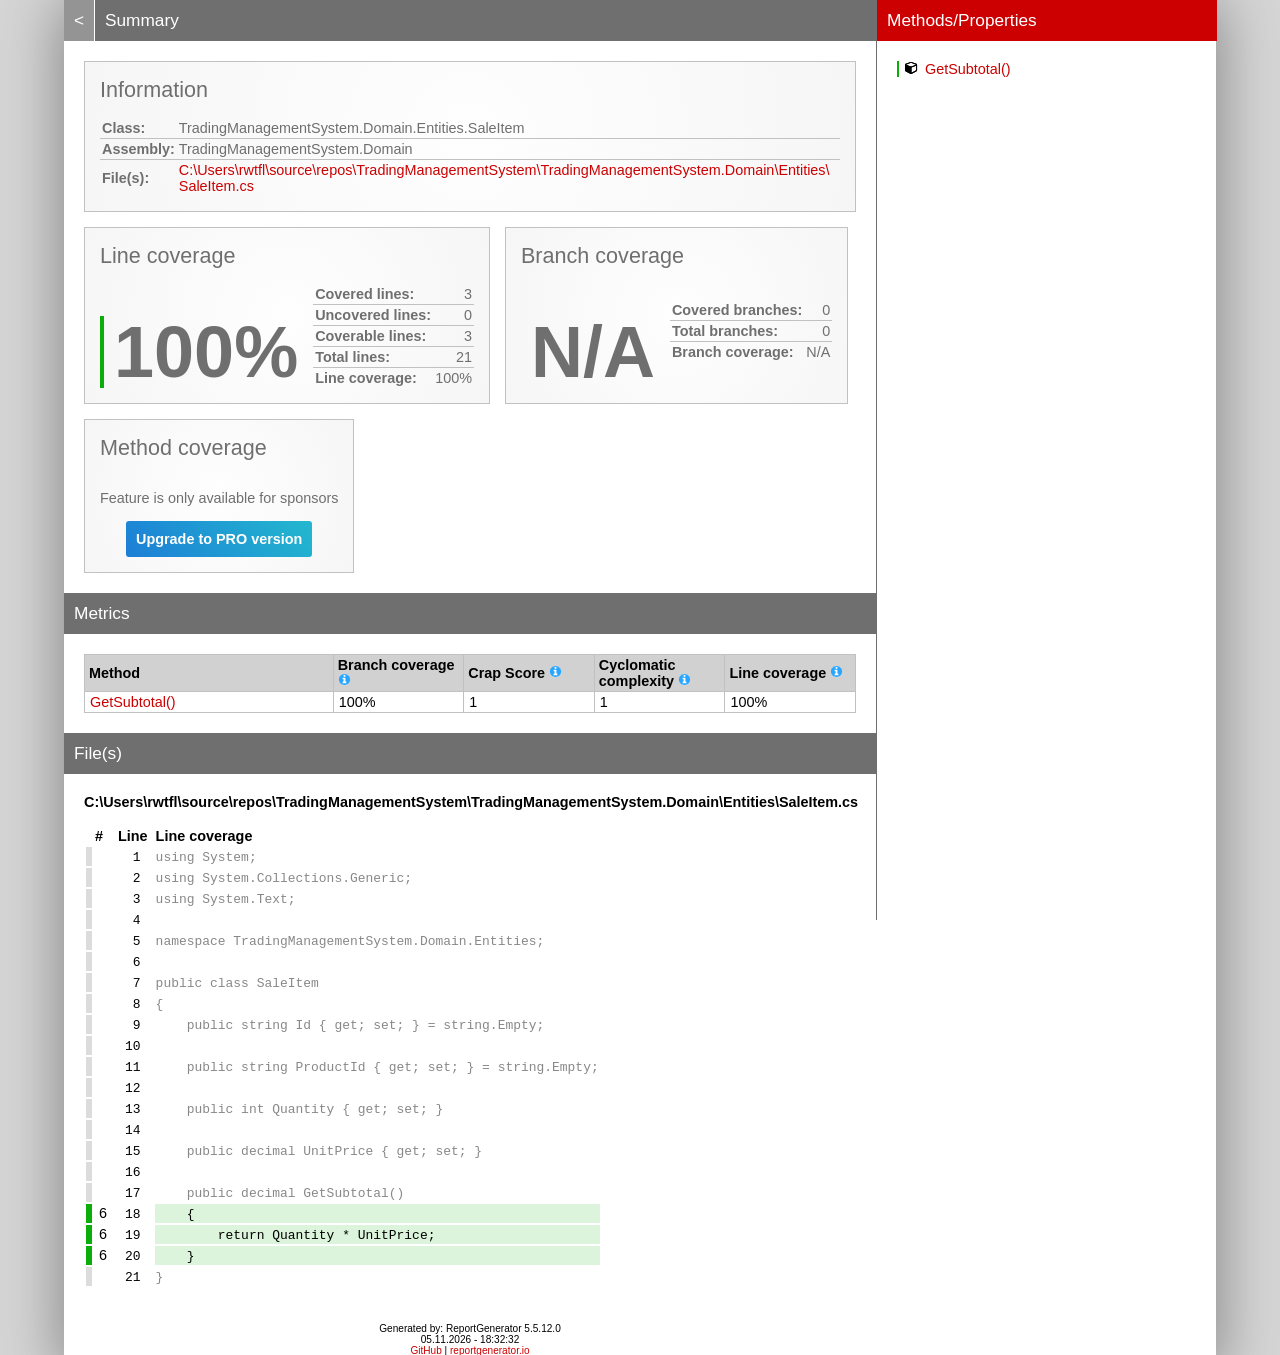
<file: CoverageReport/TradingManagementSystem.Domain_SaleItem.html>
<!DOCTYPE html>
<html>
<head>
<meta charset="utf-8" />
<meta name="viewport" content="width=device-width, initial-scale=1.0" />
<meta http-equiv="X-UA-Compatible" content="IE=EDGE,chrome=1" />
<link href="[data-uri]" rel="icon" type="image/x-icon" />
<title>TradingManagementSystem.Domain.Entities.SaleItem - Coverage Report</title>
<link rel="stylesheet" type="text/css" href="report.css" />
</head><body><div class="container"><div class="containerleft">
<h1><a href="index.html" class="back">&lt;</a> Summary</h1>
<div class="card-group">
<div class="card">
<div class="card-header">Information</div>
<div class="card-body">
<div class="table">
<table>
<tr>
<th>Class:</th>
<td class="limit-width " title="TradingManagementSystem.Domain.Entities.SaleItem">TradingManagementSystem.Domain.Entities.SaleItem</td>
</tr>
<tr>
<th>Assembly:</th>
<td class="limit-width " title="TradingManagementSystem.Domain">TradingManagementSystem.Domain</td>
</tr>
<tr>
<th>File(s):</th>
<td class="overflow-wrap"><a href="#CUsersrwtflsourcereposTradingManagementSystemTradingManagementSystemDomainEntitiesSaleItemcs" class="navigatetohash">C:\Users\rwtfl\source\repos\TradingManagementSystem\TradingManagementSystem.Domain\Entities\SaleItem.cs</a></td>
</tr>
</table>
</div>
</div>
</div>
</div>
<div class="card-group">
<div class="card">
<div class="card-header">Line coverage</div>
<div class="card-body">
<div class="large cardpercentagebar cardpercentagebar0">100%</div>
<div class="table">
<table>
<tr>
<th>Covered lines:</th>
<td class="limit-width right" title="3">3</td>
</tr>
<tr>
<th>Uncovered lines:</th>
<td class="limit-width right" title="0">0</td>
</tr>
<tr>
<th>Coverable lines:</th>
<td class="limit-width right" title="3">3</td>
</tr>
<tr>
<th>Total lines:</th>
<td class="limit-width right" title="21">21</td>
</tr>
<tr>
<th>Line coverage:</th>
<td class="limit-width right" title="3 of 3">100%</td>
</tr>
</table>
</div>
</div>
</div>
<div class="card">
<div class="card-header">Branch coverage</div>
<div class="card-body">
<div class="large">N/A</div>
<div class="table">
<table>
<tr>
<th>Covered branches:</th>
<td class="limit-width right" title="0">0</td>
</tr>
<tr>
<th>Total branches:</th>
<td class="limit-width right" title="0">0</td>
</tr>
<tr>
<th>Branch coverage:</th>
<td class="limit-width right" title="N/A">N/A</td>
</tr>
</table>
</div>
</div>
</div>
<div class="card">
<div class="card-header">Method coverage</div>
<div class="card-body">
<div class="center">
<p>Feature is only available for sponsors</p>
<a class="pro-button" href="https://reportgenerator.io/pro" target="_blank">Upgrade to PRO version</a>
</div>
</div>
</div>
</div>
<h1>Metrics</h1>
<div class="table-responsive">
<table class="overview table-fixed">
<colgroup>
<col class="column-min-200" />
<col class="column105" />
<col class="column105" />
<col class="column105" />
<col class="column105" />
</colgroup>
<thead><tr><th>Method</th><th>Branch coverage <a href="https://en.wikipedia.org/wiki/Code_coverage" target="_blank"><i class="icon-info-circled"></i></a></th><th>Crap Score <a href="https://googletesting.blogspot.de/2011/02/this-code-is-crap.html" target="_blank"><i class="icon-info-circled"></i></a></th><th>Cyclomatic complexity <a href="https://en.wikipedia.org/wiki/Cyclomatic_complexity" target="_blank"><i class="icon-info-circled"></i></a></th><th>Line coverage <a href="https://en.wikipedia.org/wiki/Code_coverage" target="_blank"><i class="icon-info-circled"></i></a></th></tr></thead>
<tbody>
<tr><td title="GetSubtotal()"><a href="#file0_line18" class="navigatetohash">GetSubtotal()</a></td><td>100%</td><td>1</td><td>1</td><td>100%</td></tr>
</tbody>
</table>
</div>
<h1>File(s)</h1>
<h2 id="CUsersrwtflsourcereposTradingManagementSystemTradingManagementSystemDomainEntitiesSaleItemcs">C:\Users\rwtfl\source\repos\TradingManagementSystem\TradingManagementSystem.Domain\Entities\SaleItem.cs</h2>
<div class="table-responsive">
<table class="lineAnalysis">
<thead><tr><th></th><th>#</th><th>Line</th><th></th><th>Line coverage</th></tr></thead>
<tbody>
<tr class="" title="Not coverable" data-coverage="{'AllTestMethods': {'VC': '', 'LVS': 'gray'}}"><td class="gray">&nbsp;</td><td class="leftmargin rightmargin right"></td><td class="rightmargin right"><a id="file0_line1"></a><code>1</code></td><td></td><td class="lightgray"><code>using&nbsp;System;</code></td></tr>
<tr class="" title="Not coverable" data-coverage="{'AllTestMethods': {'VC': '', 'LVS': 'gray'}}"><td class="gray">&nbsp;</td><td class="leftmargin rightmargin right"></td><td class="rightmargin right"><a id="file0_line2"></a><code>2</code></td><td></td><td class="lightgray"><code>using&nbsp;System.Collections.Generic;</code></td></tr>
<tr class="" title="Not coverable" data-coverage="{'AllTestMethods': {'VC': '', 'LVS': 'gray'}}"><td class="gray">&nbsp;</td><td class="leftmargin rightmargin right"></td><td class="rightmargin right"><a id="file0_line3"></a><code>3</code></td><td></td><td class="lightgray"><code>using&nbsp;System.Text;</code></td></tr>
<tr class="" title="Not coverable" data-coverage="{'AllTestMethods': {'VC': '', 'LVS': 'gray'}}"><td class="gray">&nbsp;</td><td class="leftmargin rightmargin right"></td><td class="rightmargin right"><a id="file0_line4"></a><code>4</code></td><td></td><td class="lightgray"><code></code></td></tr>
<tr class="" title="Not coverable" data-coverage="{'AllTestMethods': {'VC': '', 'LVS': 'gray'}}"><td class="gray">&nbsp;</td><td class="leftmargin rightmargin right"></td><td class="rightmargin right"><a id="file0_line5"></a><code>5</code></td><td></td><td class="lightgray"><code>namespace&nbsp;TradingManagementSystem.Domain.Entities;</code></td></tr>
<tr class="" title="Not coverable" data-coverage="{'AllTestMethods': {'VC': '', 'LVS': 'gray'}}"><td class="gray">&nbsp;</td><td class="leftmargin rightmargin right"></td><td class="rightmargin right"><a id="file0_line6"></a><code>6</code></td><td></td><td class="lightgray"><code></code></td></tr>
<tr class="" title="Not coverable" data-coverage="{'AllTestMethods': {'VC': '', 'LVS': 'gray'}}"><td class="gray">&nbsp;</td><td class="leftmargin rightmargin right"></td><td class="rightmargin right"><a id="file0_line7"></a><code>7</code></td><td></td><td class="lightgray"><code>public&nbsp;class&nbsp;SaleItem</code></td></tr>
<tr class="" title="Not coverable" data-coverage="{'AllTestMethods': {'VC': '', 'LVS': 'gray'}}"><td class="gray">&nbsp;</td><td class="leftmargin rightmargin right"></td><td class="rightmargin right"><a id="file0_line8"></a><code>8</code></td><td></td><td class="lightgray"><code>{</code></td></tr>
<tr class="" title="Not coverable" data-coverage="{'AllTestMethods': {'VC': '', 'LVS': 'gray'}}"><td class="gray">&nbsp;</td><td class="leftmargin rightmargin right"></td><td class="rightmargin right"><a id="file0_line9"></a><code>9</code></td><td></td><td class="lightgray"><code>&nbsp;&nbsp;&nbsp;&nbsp;public&nbsp;string&nbsp;Id&nbsp;{&nbsp;get;&nbsp;set;&nbsp;}&nbsp;=&nbsp;string.Empty;</code></td></tr>
<tr class="" title="Not coverable" data-coverage="{'AllTestMethods': {'VC': '', 'LVS': 'gray'}}"><td class="gray">&nbsp;</td><td class="leftmargin rightmargin right"></td><td class="rightmargin right"><a id="file0_line10"></a><code>10</code></td><td></td><td class="lightgray"><code></code></td></tr>
<tr class="" title="Not coverable" data-coverage="{'AllTestMethods': {'VC': '', 'LVS': 'gray'}}"><td class="gray">&nbsp;</td><td class="leftmargin rightmargin right"></td><td class="rightmargin right"><a id="file0_line11"></a><code>11</code></td><td></td><td class="lightgray"><code>&nbsp;&nbsp;&nbsp;&nbsp;public&nbsp;string&nbsp;ProductId&nbsp;{&nbsp;get;&nbsp;set;&nbsp;}&nbsp;=&nbsp;string.Empty;</code></td></tr>
<tr class="" title="Not coverable" data-coverage="{'AllTestMethods': {'VC': '', 'LVS': 'gray'}}"><td class="gray">&nbsp;</td><td class="leftmargin rightmargin right"></td><td class="rightmargin right"><a id="file0_line12"></a><code>12</code></td><td></td><td class="lightgray"><code></code></td></tr>
<tr class="" title="Not coverable" data-coverage="{'AllTestMethods': {'VC': '', 'LVS': 'gray'}}"><td class="gray">&nbsp;</td><td class="leftmargin rightmargin right"></td><td class="rightmargin right"><a id="file0_line13"></a><code>13</code></td><td></td><td class="lightgray"><code>&nbsp;&nbsp;&nbsp;&nbsp;public&nbsp;int&nbsp;Quantity&nbsp;{&nbsp;get;&nbsp;set;&nbsp;}</code></td></tr>
<tr class="" title="Not coverable" data-coverage="{'AllTestMethods': {'VC': '', 'LVS': 'gray'}}"><td class="gray">&nbsp;</td><td class="leftmargin rightmargin right"></td><td class="rightmargin right"><a id="file0_line14"></a><code>14</code></td><td></td><td class="lightgray"><code></code></td></tr>
<tr class="" title="Not coverable" data-coverage="{'AllTestMethods': {'VC': '', 'LVS': 'gray'}}"><td class="gray">&nbsp;</td><td class="leftmargin rightmargin right"></td><td class="rightmargin right"><a id="file0_line15"></a><code>15</code></td><td></td><td class="lightgray"><code>&nbsp;&nbsp;&nbsp;&nbsp;public&nbsp;decimal&nbsp;UnitPrice&nbsp;{&nbsp;get;&nbsp;set;&nbsp;}</code></td></tr>
<tr class="" title="Not coverable" data-coverage="{'AllTestMethods': {'VC': '', 'LVS': 'gray'}}"><td class="gray">&nbsp;</td><td class="leftmargin rightmargin right"></td><td class="rightmargin right"><a id="file0_line16"></a><code>16</code></td><td></td><td class="lightgray"><code></code></td></tr>
<tr class="" title="Not coverable" data-coverage="{'AllTestMethods': {'VC': '', 'LVS': 'gray'}}"><td class="gray">&nbsp;</td><td class="leftmargin rightmargin right"></td><td class="rightmargin right"><a id="file0_line17"></a><code>17</code></td><td></td><td class="lightgray"><code>&nbsp;&nbsp;&nbsp;&nbsp;public&nbsp;decimal&nbsp;GetSubtotal()</code></td></tr>
<tr class="coverableline" title="Covered (6 visits)" data-coverage="{'AllTestMethods': {'VC': '6', 'LVS': 'green'}}"><td class="green">&nbsp;</td><td class="leftmargin rightmargin right">6</td><td class="rightmargin right"><a id="file0_line18"></a><code>18</code></td><td></td><td class="lightgreen"><code>&nbsp;&nbsp;&nbsp;&nbsp;{</code></td></tr>
<tr class="coverableline" title="Covered (6 visits)" data-coverage="{'AllTestMethods': {'VC': '6', 'LVS': 'green'}}"><td class="green">&nbsp;</td><td class="leftmargin rightmargin right">6</td><td class="rightmargin right"><a id="file0_line19"></a><code>19</code></td><td></td><td class="lightgreen"><code>&nbsp;&nbsp;&nbsp;&nbsp;&nbsp;&nbsp;&nbsp;&nbsp;return&nbsp;Quantity&nbsp;*&nbsp;UnitPrice;</code></td></tr>
<tr class="coverableline" title="Covered (6 visits)" data-coverage="{'AllTestMethods': {'VC': '6', 'LVS': 'green'}}"><td class="green">&nbsp;</td><td class="leftmargin rightmargin right">6</td><td class="rightmargin right"><a id="file0_line20"></a><code>20</code></td><td></td><td class="lightgreen"><code>&nbsp;&nbsp;&nbsp;&nbsp;}</code></td></tr>
<tr class="" title="Not coverable" data-coverage="{'AllTestMethods': {'VC': '', 'LVS': 'gray'}}"><td class="gray">&nbsp;</td><td class="leftmargin rightmargin right"></td><td class="rightmargin right"><a id="file0_line21"></a><code>21</code></td><td></td><td class="lightgray"><code>}</code></td></tr>
</tbody>
</table>
</div>
<div class="footer">Generated by: ReportGenerator 5.5.12.0<br />05.11.2026 - 18:32:32<br /><a href="https://github.com/danielpalme/ReportGenerator">GitHub</a> | <a href="https://reportgenerator.io">reportgenerator.io</a></div></div>
<div class="containerright">
<div class="containerrightfixed">
<h1>Methods/Properties</h1>
<a href="#file0_line18" class="navigatetohash percentagebar percentagebar100" title="Line coverage: 100% - GetSubtotal()"><i class="icon-cube"></i>GetSubtotal()</a><br />
<br/></div>
</div></div>
<script type="text/javascript" src="class.js"></script>
</body></html>
</file>
<file: CoverageReport/report.css>
:root {
    color-scheme: light;
    --green: #0aad0a;
    --lightgreen: #dcf4dc;
}

html { font-family: sans-serif; margin: 0; padding: 0; font-size: 0.9em; background-color: #d6d6d6; height: 100%; }
body { margin: 0; padding: 0; height: 100%; color: #000; }
h1 { font-family: 'Century Gothic', sans-serif; font-size: 1.2em; font-weight: normal; color: #fff; background-color: #6f6f6f; padding: 10px; margin: 20px -20px 20px -20px;  }
h1:first-of-type { margin-top: 0; }
h2 { font-size: 1.0em; font-weight: bold; margin: 10px 0 15px 0; padding: 0; }
h3 { font-size: 1.0em; font-weight: bold; margin: 0 0 10px 0; padding: 0; display: inline-block; }
input, select, button { border: 1px solid #767676; border-radius: 0; }
button { background-color: #ddd; cursor: pointer; }
a { color: #c00; text-decoration: none; }
a:hover { color: #000; text-decoration: none; }
h1 a.back { color: #fff; background-color: #949494; display: inline-block; margin: -12px 5px -10px -10px; padding: 10px; border-right: 1px solid #fff; }
h1 a.back:hover { background-color: #ccc; }
h1 a.button { color: #000; background-color: #bebebe; margin: -5px 0 0 10px; padding: 5px 8px 5px 8px; border: 1px solid #fff; font-size: 0.9em; border-radius: 3px; float:right; }
h1 a.button:hover { background-color: #ccc; }
h1 a.button i { position: relative; top: 1px; }

.container { margin: auto; max-width: 1650px; width: 90%; background-color: #fff; display: flex; box-shadow: 0 0 60px #7d7d7d; min-height: 100%; }
.containerleft { padding: 0 20px 20px 20px; flex: 1; min-width: 1%; }
.containerright { width: 340px; min-width: 340px; background-color: #e5e5e5; height: 100%; }
.containerrightfixed { position: fixed; padding: 0 20px 20px 20px; border-left: 1px solid #6f6f6f; width: 300px; overflow-y: auto; height: 100%; top: 0; bottom: 0; }
.containerrightfixed h1 { background-color: #c00; }
.containerrightfixed label, .containerright a { white-space: nowrap; overflow: hidden; display: inline-block; width: 100%; max-width: 300px; text-overflow: ellipsis; }
.containerright a { margin-bottom: 3px; }

@media screen and (max-width:1200px){ 
    .container { box-shadow: none; width: 100%; }
    .containerright { display: none; }
}

.popup-container { position: fixed; left: 0; right: 0; top: 0; bottom: 0; background-color: rgb(0, 0, 0, 0.6); z-index: 100; }
.popup { position: absolute; top: 50%; right: 50%; transform: translate(50%,-50%); background-color: #fff; padding: 25px; border-radius: 15px; min-width: 300px; }
.popup .close { text-align: right; color: #979797; font-size: 25px;position: relative; left: 10px; bottom: 10px; cursor: pointer; }

.footer { font-size: 0.7em; text-align: center; margin-top: 35px; }

.card-group { display: flex; flex-wrap: wrap; margin-top: -15px; margin-left: -15px; }
.card-group + .card-group { margin-top: 0; }
.card-group .card { margin-top: 15px; margin-left: 15px; display: flex; flex-direction: column; background-color: #e4e4e4; background: radial-gradient(circle, #fefefe 0%, #f6f6f6 100%); border: 1px solid #c1c1c1; padding: 15px; color: #6f6f6f; max-width: 100% }
.card-group .card .card-header { font-size: 1.5rem; font-family: 'Century Gothic', sans-serif; margin-bottom: 15px; flex-grow: 1; }
.card-group .card .card-body { display: flex; flex-direction: row; gap: 15px; flex-grow: 1; }
.card-group .card .card-body div.table { display: flex; flex-direction: column; }
.card-group .card .large { font-size: 5rem; line-height: 5rem; font-weight: bold; align-self: flex-end; border-left-width: 4px; padding-left: 10px; }
.card-group .card table { align-self: flex-end; border-collapse: collapse; }
.card-group .card table tr { border-bottom: 1px solid #c1c1c1; }
.card-group .card table tr:hover { background-color: #c1c1c1; }
.card-group .card table tr:last-child { border-bottom: none; }
.card-group .card table th, .card-group .card table td { padding: 2px; }
.card-group td.limit-width { max-width: 200px; text-overflow: ellipsis; overflow: hidden; }
.card-group td.overflow-wrap { overflow-wrap: anywhere; }

.pro-button { color: #fff; background-color: #20A0D2; background-image: linear-gradient(50deg, #1c7ed6 0%, #23b8cf 100%); padding: 10px; border-radius: 3px; font-weight: bold; display: inline-block; }
.pro-button:hover { color: #fff; background-color: #1C8EB7; background-image: linear-gradient(50deg, #1A6FBA 0%, #1EA1B5 100%); }
.pro-button-tiny { border-radius: 10px; padding: 3px 8px; }

th { text-align: left; }
.table-fixed { table-layout: fixed; }
.table-responsive { overflow-x: auto; }
.table-responsive::-webkit-scrollbar { height: 20px; }
.table-responsive::-webkit-scrollbar-thumb { background-color: #6f6f6f; border-radius: 20px; border: 5px solid #fff; }
.overview { border: 1px solid #c1c1c1; border-collapse: collapse; width: 100%; word-wrap: break-word; }
.overview th { border: 1px solid #c1c1c1; border-collapse: collapse; padding: 2px 4px 2px 4px; background-color: #ddd; }
.overview tr.namespace th { background-color: #dcdcdc; }
.overview thead th { background-color: #d1d1d1; }
.overview th a { color: #000; }
.overview tr.namespace a { margin-left: 15px; display: block; }
.overview td { border: 1px solid #c1c1c1; border-collapse: collapse; padding: 2px 5px 2px 5px; }
.overview tr.filterbar td { height: 60px; }
.overview tr.header th { background-color: #d1d1d1; }
.overview tr.header th:nth-child(2n+1) { background-color: #ddd; }
.overview tr.header th:first-child { border-left: 1px solid #fff; border-top: 1px solid #fff; background-color: #fff; }
.overview tbody tr:hover>td { background-color: #b0b0b0; }

div.currenthistory { margin: -2px -5px 0 -5px; padding: 2px 5px 2px 5px; height: 16px; }
.coverage { border-collapse: collapse; font-size: 5px; height: 10px; }
.coverage td { padding: 0; border: none; }
.stripped tr:nth-child(2n+1) { background-color: #F3F3F3; }

.customizebox { font-size: 0.75em; margin-bottom: 7px; display: grid; grid-template-columns: 1fr; grid-template-rows: auto auto auto auto; grid-column-gap: 10px; grid-row-gap: 10px; }
.customizebox>div { align-self: end; }
.customizebox div.col-right input { width: 150px; }

@media screen and (min-width: 1000px) {
  .customizebox { grid-template-columns: repeat(4, 1fr); grid-template-rows: 1fr; }
  .customizebox div.col-center { justify-self: center; }
  .customizebox div.col-right { justify-self: end; }
}
.slider-label { position: relative; left: 85px; }

.percentagebar {
    padding-left: 3px;
}
a.percentagebar {
    padding-left: 6px;
}
.percentagebarundefined {
    border-left: 2px solid #fff;
}
.percentagebar0 {
    border-left: 2px solid #c10909;
}
.percentagebar10 {
    border-left: 2px solid;
    border-image: linear-gradient(to bottom, #c10909 90%, var(--green) 90%, var(--green) 100%) 1;
}
.percentagebar20 {
    border-left: 2px solid;
    border-image: linear-gradient(to bottom, #c10909 80%, var(--green) 80%, var(--green) 100%) 1;
}
.percentagebar30 {
    border-left: 2px solid;
    border-image: linear-gradient(to bottom, #c10909 70%, var(--green) 70%, var(--green) 100%) 1;
}
.percentagebar40 {
    border-left: 2px solid;
    border-image: linear-gradient(to bottom, #c10909 60%, var(--green) 60%, var(--green) 100%) 1;
}
.percentagebar50 {
    border-left: 2px solid;
    border-image: linear-gradient(to bottom, #c10909 50%, var(--green) 50%, var(--green) 100%) 1;
}
.percentagebar60 {
    border-left: 2px solid;
    border-image: linear-gradient(to bottom, #c10909 40%, var(--green) 40%, var(--green) 100%) 1;
}
.percentagebar70 {
    border-left: 2px solid;
    border-image: linear-gradient(to bottom, #c10909 30%, var(--green) 30%, var(--green) 100%) 1;
}
.percentagebar80 {
    border-left: 2px solid;
    border-image: linear-gradient(to bottom, #c10909 20%, var(--green) 20%, var(--green) 100%) 1;
}
.percentagebar90 {
    border-left: 2px solid;
    border-image: linear-gradient(to bottom, #c10909 10%, var(--green) 10%, var(--green) 100%) 1;
}
.percentagebar100 {
    border-left: 2px solid var(--green);
}

.mt-1 { margin-top: 4px; }
.hidden, .ng-hide { display: none; }
.right { text-align: right; }
.center { text-align: center; }
.rightmargin  { padding-right: 8px; }
.leftmargin { padding-left: 5px; }
.green { background-color: var(--green); }
.lightgreen { background-color: var(--lightgreen); }
.red { background-color: #c10909; }
.lightred { background-color: #f7dede; }
.orange { background-color: #FFA500; }
.lightorange { background-color: #FFEFD5; }
.gray { background-color: #dcdcdc; }
.lightgray { color: #888888; }
.lightgraybg { background-color: #dadada; }

code { font-family: Consolas, monospace; font-size: 0.9em; }

.toggleZoom { text-align:right; }

.historychart svg { max-width: 100%; }
.ct-chart { position: relative; }
.ct-chart .ct-line { stroke-width: 2px !important; }
.ct-chart .ct-point { stroke-width: 6px !important; transition: stroke-width .2s; }
.ct-chart .ct-point:hover { stroke-width: 10px !important; }
.ct-chart .ct-series.ct-series-a .ct-line, .ct-chart .ct-series.ct-series-a .ct-point, .ct-chart .ct-series.ct-series-a .ct-bar { stroke: #c00 !important;}
.ct-chart .ct-series.ct-series-b .ct-line, .ct-chart .ct-series.ct-series-b .ct-point, .ct-chart .ct-series.ct-series-b .ct-bar { stroke: #1c2298 !important;}
.ct-chart .ct-series.ct-series-c .ct-line, .ct-chart .ct-series.ct-series-c .ct-point, .ct-chart .ct-series.ct-series-c .ct-bar { stroke: #0aad0a !important;}
.ct-chart .ct-series.ct-series-d .ct-line, .ct-chart .ct-series.ct-series-d .ct-point, .ct-chart .ct-series.ct-series-d .ct-bar { stroke: #FF6A00 !important;}

.tinylinecoveragechart, .tinybranchcoveragechart, .tinymethodcoveragechart, .tinyfullmethodcoveragechart { background-color: #fff; margin-left: -3px; float: left; border: 1px solid #c1c1c1; width: 30px; height: 18px; }
.historiccoverageoffset { margin-top: 7px; }

.tinylinecoveragechart .ct-line, .tinybranchcoveragechart .ct-line, .tinymethodcoveragechart .ct-line, .tinyfullmethodcoveragechart .ct-line { stroke-width: 1px !important; }
.tinybranchcoveragechart .ct-series.ct-series-a .ct-line { stroke: #1c2298 !important; }
.tinymethodcoveragechart .ct-series.ct-series-a .ct-line { stroke: #0aad0a !important; }
.tinyfullmethodcoveragechart .ct-series.ct-series-a .ct-line { stroke: #FF6A00 !important; }

.linecoverage { background-color: #c00; width: 10px; height: 8px; border: 1px solid #000; display: inline-block; }
.branchcoverage { background-color: #1c2298; width: 10px; height: 8px; border: 1px solid #000; display: inline-block; }
.codeelementcoverage { background-color: #0aad0a; width: 10px; height: 8px; border: 1px solid #000; display: inline-block; }
.fullcodeelementcoverage { background-color: #FF6A00; width: 10px; height: 8px; border: 1px solid #000; display: inline-block; }

.tooltip { position: absolute; display: none; padding: 5px; background: #F4C63D; color: #453D3F; pointer-events: none; z-index: 1; min-width: 250px; }

.column-min-200 { width: 200px; }
.column70 { width: 70px; }
.column90 { width: 90px; }
.column98 { width: 98px; }
.column100 { width: 100px; }
.column105 { width: 105px; }
.column112 { width: 112px; }

.cardpercentagebar { border-left-style: solid; }
.cardpercentagebar0 { border-image: linear-gradient(to bottom, #c10909 0%, #c10909 0%, var(--green) 0%) 1; }
.cardpercentagebar1 { border-image: linear-gradient(to bottom, #c10909 1%, #c10909 1%, var(--green) 1%) 1; }
.cardpercentagebar2 { border-image: linear-gradient(to bottom, #c10909 2%, #c10909 2%, var(--green) 2%) 1; }
.cardpercentagebar3 { border-image: linear-gradient(to bottom, #c10909 3%, #c10909 3%, var(--green) 3%) 1; }
.cardpercentagebar4 { border-image: linear-gradient(to bottom, #c10909 4%, #c10909 4%, var(--green) 4%) 1; }
.cardpercentagebar5 { border-image: linear-gradient(to bottom, #c10909 5%, #c10909 5%, var(--green) 5%) 1; }
.cardpercentagebar6 { border-image: linear-gradient(to bottom, #c10909 6%, #c10909 6%, var(--green) 6%) 1; }
.cardpercentagebar7 { border-image: linear-gradient(to bottom, #c10909 7%, #c10909 7%, var(--green) 7%) 1; }
.cardpercentagebar8 { border-image: linear-gradient(to bottom, #c10909 8%, #c10909 8%, var(--green) 8%) 1; }
.cardpercentagebar9 { border-image: linear-gradient(to bottom, #c10909 9%, #c10909 9%, var(--green) 9%) 1; }
.cardpercentagebar10 { border-image: linear-gradient(to bottom, #c10909 0%, #c10909 10%, var(--green) 10%) 1; }
.cardpercentagebar11 { border-image: linear-gradient(to bottom, #c10909 0%, #c10909 11%, var(--green) 11%) 1; }
.cardpercentagebar12 { border-image: linear-gradient(to bottom, #c10909 0%, #c10909 12%, var(--green) 12%) 1; }
.cardpercentagebar13 { border-image: linear-gradient(to bottom, #c10909 0%, #c10909 13%, var(--green) 13%) 1; }
.cardpercentagebar14 { border-image: linear-gradient(to bottom, #c10909 0%, #c10909 14%, var(--green) 14%) 1; }
.cardpercentagebar15 { border-image: linear-gradient(to bottom, #c10909 0%, #c10909 15%, var(--green) 15%) 1; }
.cardpercentagebar16 { border-image: linear-gradient(to bottom, #c10909 0%, #c10909 16%, var(--green) 16%) 1; }
.cardpercentagebar17 { border-image: linear-gradient(to bottom, #c10909 0%, #c10909 17%, var(--green) 17%) 1; }
.cardpercentagebar18 { border-image: linear-gradient(to bottom, #c10909 0%, #c10909 18%, var(--green) 18%) 1; }
.cardpercentagebar19 { border-image: linear-gradient(to bottom, #c10909 0%, #c10909 19%, var(--green) 19%) 1; }
.cardpercentagebar20 { border-image: linear-gradient(to bottom, #c10909 0%, #c10909 20%, var(--green) 20%) 1; }
.cardpercentagebar21 { border-image: linear-gradient(to bottom, #c10909 0%, #c10909 21%, var(--green) 21%) 1; }
.cardpercentagebar22 { border-image: linear-gradient(to bottom, #c10909 0%, #c10909 22%, var(--green) 22%) 1; }
.cardpercentagebar23 { border-image: linear-gradient(to bottom, #c10909 0%, #c10909 23%, var(--green) 23%) 1; }
.cardpercentagebar24 { border-image: linear-gradient(to bottom, #c10909 0%, #c10909 24%, var(--green) 24%) 1; }
.cardpercentagebar25 { border-image: linear-gradient(to bottom, #c10909 0%, #c10909 25%, var(--green) 25%) 1; }
.cardpercentagebar26 { border-image: linear-gradient(to bottom, #c10909 0%, #c10909 26%, var(--green) 26%) 1; }
.cardpercentagebar27 { border-image: linear-gradient(to bottom, #c10909 0%, #c10909 27%, var(--green) 27%) 1; }
.cardpercentagebar28 { border-image: linear-gradient(to bottom, #c10909 0%, #c10909 28%, var(--green) 28%) 1; }
.cardpercentagebar29 { border-image: linear-gradient(to bottom, #c10909 0%, #c10909 29%, var(--green) 29%) 1; }
.cardpercentagebar30 { border-image: linear-gradient(to bottom, #c10909 0%, #c10909 30%, var(--green) 30%) 1; }
.cardpercentagebar31 { border-image: linear-gradient(to bottom, #c10909 0%, #c10909 31%, var(--green) 31%) 1; }
.cardpercentagebar32 { border-image: linear-gradient(to bottom, #c10909 0%, #c10909 32%, var(--green) 32%) 1; }
.cardpercentagebar33 { border-image: linear-gradient(to bottom, #c10909 0%, #c10909 33%, var(--green) 33%) 1; }
.cardpercentagebar34 { border-image: linear-gradient(to bottom, #c10909 0%, #c10909 34%, var(--green) 34%) 1; }
.cardpercentagebar35 { border-image: linear-gradient(to bottom, #c10909 0%, #c10909 35%, var(--green) 35%) 1; }
.cardpercentagebar36 { border-image: linear-gradient(to bottom, #c10909 0%, #c10909 36%, var(--green) 36%) 1; }
.cardpercentagebar37 { border-image: linear-gradient(to bottom, #c10909 0%, #c10909 37%, var(--green) 37%) 1; }
.cardpercentagebar38 { border-image: linear-gradient(to bottom, #c10909 0%, #c10909 38%, var(--green) 38%) 1; }
.cardpercentagebar39 { border-image: linear-gradient(to bottom, #c10909 0%, #c10909 39%, var(--green) 39%) 1; }
.cardpercentagebar40 { border-image: linear-gradient(to bottom, #c10909 0%, #c10909 40%, var(--green) 40%) 1; }
.cardpercentagebar41 { border-image: linear-gradient(to bottom, #c10909 0%, #c10909 41%, var(--green) 41%) 1; }
.cardpercentagebar42 { border-image: linear-gradient(to bottom, #c10909 0%, #c10909 42%, var(--green) 42%) 1; }
.cardpercentagebar43 { border-image: linear-gradient(to bottom, #c10909 0%, #c10909 43%, var(--green) 43%) 1; }
.cardpercentagebar44 { border-image: linear-gradient(to bottom, #c10909 0%, #c10909 44%, var(--green) 44%) 1; }
.cardpercentagebar45 { border-image: linear-gradient(to bottom, #c10909 0%, #c10909 45%, var(--green) 45%) 1; }
.cardpercentagebar46 { border-image: linear-gradient(to bottom, #c10909 0%, #c10909 46%, var(--green) 46%) 1; }
.cardpercentagebar47 { border-image: linear-gradient(to bottom, #c10909 0%, #c10909 47%, var(--green) 47%) 1; }
.cardpercentagebar48 { border-image: linear-gradient(to bottom, #c10909 0%, #c10909 48%, var(--green) 48%) 1; }
.cardpercentagebar49 { border-image: linear-gradient(to bottom, #c10909 0%, #c10909 49%, var(--green) 49%) 1; }
.cardpercentagebar50 { border-image: linear-gradient(to bottom, #c10909 0%, #c10909 50%, var(--green) 50%) 1; }
.cardpercentagebar51 { border-image: linear-gradient(to bottom, #c10909 0%, #c10909 51%, var(--green) 51%) 1; }
.cardpercentagebar52 { border-image: linear-gradient(to bottom, #c10909 0%, #c10909 52%, var(--green) 52%) 1; }
.cardpercentagebar53 { border-image: linear-gradient(to bottom, #c10909 0%, #c10909 53%, var(--green) 53%) 1; }
.cardpercentagebar54 { border-image: linear-gradient(to bottom, #c10909 0%, #c10909 54%, var(--green) 54%) 1; }
.cardpercentagebar55 { border-image: linear-gradient(to bottom, #c10909 0%, #c10909 55%, var(--green) 55%) 1; }
.cardpercentagebar56 { border-image: linear-gradient(to bottom, #c10909 0%, #c10909 56%, var(--green) 56%) 1; }
.cardpercentagebar57 { border-image: linear-gradient(to bottom, #c10909 0%, #c10909 57%, var(--green) 57%) 1; }
.cardpercentagebar58 { border-image: linear-gradient(to bottom, #c10909 0%, #c10909 58%, var(--green) 58%) 1; }
.cardpercentagebar59 { border-image: linear-gradient(to bottom, #c10909 0%, #c10909 59%, var(--green) 59%) 1; }
.cardpercentagebar60 { border-image: linear-gradient(to bottom, #c10909 0%, #c10909 60%, var(--green) 60%) 1; }
.cardpercentagebar61 { border-image: linear-gradient(to bottom, #c10909 0%, #c10909 61%, var(--green) 61%) 1; }
.cardpercentagebar62 { border-image: linear-gradient(to bottom, #c10909 0%, #c10909 62%, var(--green) 62%) 1; }
.cardpercentagebar63 { border-image: linear-gradient(to bottom, #c10909 0%, #c10909 63%, var(--green) 63%) 1; }
.cardpercentagebar64 { border-image: linear-gradient(to bottom, #c10909 0%, #c10909 64%, var(--green) 64%) 1; }
.cardpercentagebar65 { border-image: linear-gradient(to bottom, #c10909 0%, #c10909 65%, var(--green) 65%) 1; }
.cardpercentagebar66 { border-image: linear-gradient(to bottom, #c10909 0%, #c10909 66%, var(--green) 66%) 1; }
.cardpercentagebar67 { border-image: linear-gradient(to bottom, #c10909 0%, #c10909 67%, var(--green) 67%) 1; }
.cardpercentagebar68 { border-image: linear-gradient(to bottom, #c10909 0%, #c10909 68%, var(--green) 68%) 1; }
.cardpercentagebar69 { border-image: linear-gradient(to bottom, #c10909 0%, #c10909 69%, var(--green) 69%) 1; }
.cardpercentagebar70 { border-image: linear-gradient(to bottom, #c10909 0%, #c10909 70%, var(--green) 70%) 1; }
.cardpercentagebar71 { border-image: linear-gradient(to bottom, #c10909 0%, #c10909 71%, var(--green) 71%) 1; }
.cardpercentagebar72 { border-image: linear-gradient(to bottom, #c10909 0%, #c10909 72%, var(--green) 72%) 1; }
.cardpercentagebar73 { border-image: linear-gradient(to bottom, #c10909 0%, #c10909 73%, var(--green) 73%) 1; }
.cardpercentagebar74 { border-image: linear-gradient(to bottom, #c10909 0%, #c10909 74%, var(--green) 74%) 1; }
.cardpercentagebar75 { border-image: linear-gradient(to bottom, #c10909 0%, #c10909 75%, var(--green) 75%) 1; }
.cardpercentagebar76 { border-image: linear-gradient(to bottom, #c10909 0%, #c10909 76%, var(--green) 76%) 1; }
.cardpercentagebar77 { border-image: linear-gradient(to bottom, #c10909 0%, #c10909 77%, var(--green) 77%) 1; }
.cardpercentagebar78 { border-image: linear-gradient(to bottom, #c10909 0%, #c10909 78%, var(--green) 78%) 1; }
.cardpercentagebar79 { border-image: linear-gradient(to bottom, #c10909 0%, #c10909 79%, var(--green) 79%) 1; }
.cardpercentagebar80 { border-image: linear-gradient(to bottom, #c10909 0%, #c10909 80%, var(--green) 80%) 1; }
.cardpercentagebar81 { border-image: linear-gradient(to bottom, #c10909 0%, #c10909 81%, var(--green) 81%) 1; }
.cardpercentagebar82 { border-image: linear-gradient(to bottom, #c10909 0%, #c10909 82%, var(--green) 82%) 1; }
.cardpercentagebar83 { border-image: linear-gradient(to bottom, #c10909 0%, #c10909 83%, var(--green) 83%) 1; }
.cardpercentagebar84 { border-image: linear-gradient(to bottom, #c10909 0%, #c10909 84%, var(--green) 84%) 1; }
.cardpercentagebar85 { border-image: linear-gradient(to bottom, #c10909 0%, #c10909 85%, var(--green) 85%) 1; }
.cardpercentagebar86 { border-image: linear-gradient(to bottom, #c10909 0%, #c10909 86%, var(--green) 86%) 1; }
.cardpercentagebar87 { border-image: linear-gradient(to bottom, #c10909 0%, #c10909 87%, var(--green) 87%) 1; }
.cardpercentagebar88 { border-image: linear-gradient(to bottom, #c10909 0%, #c10909 88%, var(--green) 88%) 1; }
.cardpercentagebar89 { border-image: linear-gradient(to bottom, #c10909 0%, #c10909 89%, var(--green) 89%) 1; }
.cardpercentagebar90 { border-image: linear-gradient(to bottom, #c10909 0%, #c10909 90%, var(--green) 90%) 1; }
.cardpercentagebar91 { border-image: linear-gradient(to bottom, #c10909 0%, #c10909 91%, var(--green) 91%) 1; }
.cardpercentagebar92 { border-image: linear-gradient(to bottom, #c10909 0%, #c10909 92%, var(--green) 92%) 1; }
.cardpercentagebar93 { border-image: linear-gradient(to bottom, #c10909 0%, #c10909 93%, var(--green) 93%) 1; }
.cardpercentagebar94 { border-image: linear-gradient(to bottom, #c10909 0%, #c10909 94%, var(--green) 94%) 1; }
.cardpercentagebar95 { border-image: linear-gradient(to bottom, #c10909 0%, #c10909 95%, var(--green) 95%) 1; }
.cardpercentagebar96 { border-image: linear-gradient(to bottom, #c10909 0%, #c10909 96%, var(--green) 96%) 1; }
.cardpercentagebar97 { border-image: linear-gradient(to bottom, #c10909 0%, #c10909 97%, var(--green) 97%) 1; }
.cardpercentagebar98 { border-image: linear-gradient(to bottom, #c10909 0%, #c10909 98%, var(--green) 98%) 1; }
.cardpercentagebar99 { border-image: linear-gradient(to bottom, #c10909 0%, #c10909 99%, var(--green) 99%) 1; }
.cardpercentagebar100 { border-image: linear-gradient(to bottom, #c10909 0%, #c10909 100%, var(--green) 100%) 1; }

.covered0 { width: 0px; }
.covered1 { width: 1px; }
.covered2 { width: 2px; }
.covered3 { width: 3px; }
.covered4 { width: 4px; }
.covered5 { width: 5px; }
.covered6 { width: 6px; }
.covered7 { width: 7px; }
.covered8 { width: 8px; }
.covered9 { width: 9px; }
.covered10 { width: 10px; }
.covered11 { width: 11px; }
.covered12 { width: 12px; }
.covered13 { width: 13px; }
.covered14 { width: 14px; }
.covered15 { width: 15px; }
.covered16 { width: 16px; }
.covered17 { width: 17px; }
.covered18 { width: 18px; }
.covered19 { width: 19px; }
.covered20 { width: 20px; }
.covered21 { width: 21px; }
.covered22 { width: 22px; }
.covered23 { width: 23px; }
.covered24 { width: 24px; }
.covered25 { width: 25px; }
.covered26 { width: 26px; }
.covered27 { width: 27px; }
.covered28 { width: 28px; }
.covered29 { width: 29px; }
.covered30 { width: 30px; }
.covered31 { width: 31px; }
.covered32 { width: 32px; }
.covered33 { width: 33px; }
.covered34 { width: 34px; }
.covered35 { width: 35px; }
.covered36 { width: 36px; }
.covered37 { width: 37px; }
.covered38 { width: 38px; }
.covered39 { width: 39px; }
.covered40 { width: 40px; }
.covered41 { width: 41px; }
.covered42 { width: 42px; }
.covered43 { width: 43px; }
.covered44 { width: 44px; }
.covered45 { width: 45px; }
.covered46 { width: 46px; }
.covered47 { width: 47px; }
.covered48 { width: 48px; }
.covered49 { width: 49px; }
.covered50 { width: 50px; }
.covered51 { width: 51px; }
.covered52 { width: 52px; }
.covered53 { width: 53px; }
.covered54 { width: 54px; }
.covered55 { width: 55px; }
.covered56 { width: 56px; }
.covered57 { width: 57px; }
.covered58 { width: 58px; }
.covered59 { width: 59px; }
.covered60 { width: 60px; }
.covered61 { width: 61px; }
.covered62 { width: 62px; }
.covered63 { width: 63px; }
.covered64 { width: 64px; }
.covered65 { width: 65px; }
.covered66 { width: 66px; }
.covered67 { width: 67px; }
.covered68 { width: 68px; }
.covered69 { width: 69px; }
.covered70 { width: 70px; }
.covered71 { width: 71px; }
.covered72 { width: 72px; }
.covered73 { width: 73px; }
.covered74 { width: 74px; }
.covered75 { width: 75px; }
.covered76 { width: 76px; }
.covered77 { width: 77px; }
.covered78 { width: 78px; }
.covered79 { width: 79px; }
.covered80 { width: 80px; }
.covered81 { width: 81px; }
.covered82 { width: 82px; }
.covered83 { width: 83px; }
.covered84 { width: 84px; }
.covered85 { width: 85px; }
.covered86 { width: 86px; }
.covered87 { width: 87px; }
.covered88 { width: 88px; }
.covered89 { width: 89px; }
.covered90 { width: 90px; }
.covered91 { width: 91px; }
.covered92 { width: 92px; }
.covered93 { width: 93px; }
.covered94 { width: 94px; }
.covered95 { width: 95px; }
.covered96 { width: 96px; }
.covered97 { width: 97px; }
.covered98 { width: 98px; }
.covered99 { width: 99px; }
.covered100 { width: 100px; }

 @media print {
    html, body { background-color: #fff; }
    .container { max-width: 100%; width: 100%; padding: 0; }
    .overview colgroup col:first-child { width: 300px; }
}

.icon-up-down-dir {
    background-image: url(icon_up-down-dir.svg), url([data-uri]);
    background-repeat: no-repeat;
    background-size: contain;
    padding-left: 15px;
    height: 0.9em;
    display: inline-block;
    position: relative;
    top: 3px;
}
.icon-up-dir_active {
    background-image: url(icon_up-dir.svg), url([data-uri]);
    background-repeat: no-repeat;
    background-size: contain;
    padding-left: 15px;
    height: 0.9em;
    display: inline-block;
    position: relative;
    top: 3px;
}
.icon-down-dir_active {
    background-image: url(icon_up-dir_active.svg), url([data-uri]);
    background-repeat: no-repeat;
    background-size: contain;
    padding-left: 15px;
    height: 0.9em;
    display: inline-block;
    position: relative;
    top: 3px;
}
.icon-info-circled {
    background-image: url(icon_info-circled.svg), url([data-uri]);
    background-repeat: no-repeat;
    background-size: contain;
    padding-left: 15px;
    height: 0.9em;
    display: inline-block;
}
.icon-plus {
    background-image: url(icon_plus.svg), url([data-uri]);
    background-repeat: no-repeat;
    background-size: contain;
    padding-left: 15px;
    height: 0.9em;
    display: inline-block;
    position: relative;
    top: 3px;
}
.icon-minus {
    background-image: url(icon_minus.svg), url([data-uri]);
    background-repeat: no-repeat;
    background-size: contain;
    padding-left: 15px;
    height: 0.9em;
    display: inline-block;
    position: relative;
    top: 3px;
}
.icon-wrench {
    background-image: url(icon_wrench.svg), url([data-uri]);
    background-repeat: no-repeat;
    background-size: contain;
    padding-left: 20px;
    height: 0.9em;
    display: inline-block;
}
.icon-cog {
    background-image: url(icon_cog.svg), url([data-uri]);
    background-repeat: no-repeat;
    background-size: contain;
    padding-left: 16px;
    height: 0.8em;
    display: inline-block;
}
.icon-fork {
    background-image: url(icon_fork.svg), url([data-uri]);
    background-repeat: no-repeat;
    background-size: contain;
    padding-left: 20px;
    height: 0.9em;
    display: inline-block;
}
.icon-cube {
    background-image: url(icon_cube.svg), url([data-uri]);
    background-repeat: no-repeat;
    background-size: contain;
    padding-left: 20px;
    height: 0.9em;
    display: inline-block;
}
.icon-search-plus {
    background-image: url(icon_search-plus.svg), url([data-uri]);
    background-repeat: no-repeat;
    background-size: contain;
    padding-left: 20px;
    height: 0.9em;
    display: inline-block;
}
.icon-search-minus {
    background-image: url(icon_search-minus.svg), url([data-uri]);
    background-repeat: no-repeat;
    background-size: contain;
    padding-left: 20px;
    height: 0.9em;
    display: inline-block;
}
.icon-star {
    background-image: url(icon_star.svg), url([data-uri]);
    background-repeat: no-repeat;
    background-size: contain;
    padding-left: 20px;
    height: 0.9em;
    display: inline-block;
}
.icon-sponsor {
    background-image: url(icon_sponsor.svg), url([data-uri]);
    background-repeat: no-repeat;
    background-size: contain;
    padding-left: 20px;
    height: 0.9em;
    display: inline-block;
}

.ngx-slider .ngx-slider-bar {
    background: #a9a9a9 !important;
}

.ngx-slider .ngx-slider-selection {
    background: #818181 !important;
}

.ngx-slider .ngx-slider-bubble {
    padding: 3px 4px !important;
    font-size: 12px !important;
}

.ngx-slider .ngx-slider-pointer {
    width: 20px !important;
    height: 20px !important;
    top: -8px !important;
    background-color: #0075FF !important;
    -webkit-border-radius: 10px !important;
    -moz-border-radius: 10px !important;
    border-radius: 10px !important;
}

    .ngx-slider .ngx-slider-pointer:after {
        content: none !important;
    }

.ngx-slider .ngx-slider-tick.ngx-slider-selected {
    background-color: #62a5f4 !important;
    width: 8px !important;
    height: 8px !important;
    top: 1px !important;
}



:root {
    color-scheme: light dark;
}

@media (prefers-color-scheme: dark) {
    @media screen {
        html {
            background-color: #333;
            color: #fff;
        }

        body {
            color: #fff;
        }

        h1 {
            background-color: #555453;
            color: #fff;
        }

        .container {
            background-color: #333;
            box-shadow: 0 0 60px #0c0c0c;
        }

        .containerrightfixed {
            background-color: #3D3C3C;
            border-left: 1px solid #515050;
        }

            .containerrightfixed h1 {
                background-color: #484747;
            }

        .popup-container {
            background-color: rgb(80, 80, 80, 0.6);
        }

        .popup {
            background-color: #333;
        }

        .card-group .card {
            background-color: #333;
            background: radial-gradient(circle, #444 0%, #333 100%);
            border: 1px solid #545454;
            color: #fff;
        }

            .card-group .card table tr {
                border-bottom: 1px solid #545454;
            }

                .card-group .card table tr:hover {
                    background-color: #2E2D2C;
                }

        .table-responsive::-webkit-scrollbar-thumb {
            background-color: #555453;
            border: 5px solid #333;
        }

        .overview tbody tr:hover > td {
            background-color: #2E2D2C;
        }

        .overview th {
            background-color: #444;
            border: 1px solid #3B3A39;
        }

        .overview tr.namespace th {
            background-color: #444;
        }

        .overview thead th {
            background-color: #444;
        }

        .overview th a {
            color: #fff;
            color: rgba(255, 255, 255, 0.95);
        }

            .overview th a:hover {
                color: #0078d4;
            }

        .overview td {
            border: 1px solid #3B3A39;
        }

        .overview .coverage td {
            border: none;
        }

        .overview tr.header th {
            background-color: #444;
        }

            .overview tr.header th:nth-child(2n+1) {
                background-color: #3a3a3a;
            }

            .overview tr.header th:first-child {
                border-left: 1px solid #333;
                border-top: 1px solid #333;
                background-color: #333;
            }

        .stripped tr:nth-child(2n+1) {
            background-color: #3c3c3c;
        }

        input, select, button {
            background-color: #333;
            color: #fff;
            border: 1px solid #A19F9D;
        }

        a {
            color: #fff;
            color: rgba(255, 255, 255, 0.95);
        }

            a:hover {
                color: #0078d4;
            }

        h1 a.back {
            background-color: #4a4846;
        }

        h1 a.button {
            color: #fff;
            background-color: #565656;
            border-color: #c1c1c1;
        }

            h1 a.button:hover {
                background-color: #8d8d8d;
            }

        .gray {
            background-color: #484747;
        }

        .lightgray {
            color: #ebebeb;
        }

        .lightgraybg {
            background-color: #474747;
        }

        .lightgreen {
            background-color: #406540;
        }

        .lightorange {
            background-color: #ab7f36;
        }

        .lightred {
            background-color: #954848;
        }

        .ct-label {
            color: #fff !important;
            fill: #fff !important;
        }

        .ct-grid {
            stroke: #fff !important;
        }

        .ct-chart .ct-series.ct-series-a .ct-line, .ct-chart .ct-series.ct-series-a .ct-point, .ct-chart .ct-series.ct-series-a .ct-bar {
            stroke: #0078D4 !important;
        }

        .ct-chart .ct-series.ct-series-b .ct-line, .ct-chart .ct-series.ct-series-b .ct-point, .ct-chart .ct-series.ct-series-b .ct-bar {
            stroke: #6dc428 !important;
        }

        .ct-chart .ct-series.ct-series-c .ct-line, .ct-chart .ct-series.ct-series-c .ct-point, .ct-chart .ct-series.ct-series-c .ct-bar {
            stroke: #e58f1d !important;
        }

        .ct-chart .ct-series.ct-series-d .ct-line, .ct-chart .ct-series.ct-series-d .ct-point, .ct-chart .ct-series.ct-series-d .ct-bar {
            stroke: #c71bca !important;
        }

        .linecoverage {
            background-color: #0078D4;
        }

        .branchcoverage {
            background-color: #6dc428;
        }
        .codeelementcoverage {
            background-color: #e58f1d;
        }

        .fullcodeelementcoverage {
            background-color: #c71bca;
        }

        .tinylinecoveragechart, .tinybranchcoveragechart, .tinymethodcoveragechart, .tinyfullmethodcoveragechart {
            background-color: #333;
        }

            .tinybranchcoveragechart .ct-series.ct-series-a .ct-line {
                stroke: #6dc428 !important;
            }

            .tinymethodcoveragechart .ct-series.ct-series-a .ct-line {
                stroke: #e58f1d !important;
            }

            .tinyfullmethodcoveragechart .ct-series.ct-series-a .ct-line {
                stroke: #c71bca !important;
            }

        .icon-up-down-dir {
            background-image: url(icon_up-down-dir_dark.svg), url([data-uri]);
        }
        .icon-info-circled {
            background-image: url(icon_info-circled_dark.svg), url([data-uri]);
        }

        .icon-plus {
            background-image: url(icon_plus_dark.svg), url([data-uri]);
        }

        .icon-minus {
            background-image: url(icon_minus_dark.svg), url([data-uri]);
        }

        .icon-wrench {
            background-image: url(icon_wrench_dark.svg), url([data-uri]);
        }

        .icon-cog {
            background-image: url(icon_cog_dark.svg), url([data-uri]);
        }

        .icon-fork {
            background-image: url(icon_fork_dark.svg), url([data-uri]);
        }

        .icon-cube {
            background-image: url(icon_cube_dark.svg), url([data-uri]);
        }

        .icon-search-plus {
            background-image: url(icon_search-plus_dark.svg), url([data-uri]);
        }

        .icon-search-minus {
            background-image: url(icon_search-minus_dark.svg), url([data-uri]);
        }

        .icon-star {
            background-image: url(icon_star_dark.svg), url([data-uri]);
        }
    }
}

.ct-double-octave:after,.ct-golden-section:after,.ct-major-eleventh:after,.ct-major-second:after,.ct-major-seventh:after,.ct-major-sixth:after,.ct-major-tenth:after,.ct-major-third:after,.ct-major-twelfth:after,.ct-minor-second:after,.ct-minor-seventh:after,.ct-minor-sixth:after,.ct-minor-third:after,.ct-octave:after,.ct-perfect-fifth:after,.ct-perfect-fourth:after,.ct-square:after{content:"";clear:both}.ct-label{fill:rgba(0,0,0,.4);color:rgba(0,0,0,.4);font-size:.75rem;line-height:1}.ct-chart-bar .ct-label,.ct-chart-line .ct-label{display:block;display:-webkit-box;display:-moz-box;display:-ms-flexbox;display:-webkit-flex;display:flex}.ct-chart-donut .ct-label,.ct-chart-pie .ct-label{dominant-baseline:central}.ct-label.ct-horizontal.ct-start{-webkit-box-align:flex-end;-webkit-align-items:flex-end;-ms-flex-align:flex-end;align-items:flex-end;-webkit-box-pack:flex-start;-webkit-justify-content:flex-start;-ms-flex-pack:flex-start;justify-content:flex-start;text-align:left;text-anchor:start}.ct-label.ct-horizontal.ct-end{-webkit-box-align:flex-start;-webkit-align-items:flex-start;-ms-flex-align:flex-start;align-items:flex-start;-webkit-box-pack:flex-start;-webkit-justify-content:flex-start;-ms-flex-pack:flex-start;justify-content:flex-start;text-align:left;text-anchor:start}.ct-label.ct-vertical.ct-start{-webkit-box-align:flex-end;-webkit-align-items:flex-end;-ms-flex-align:flex-end;align-items:flex-end;-webkit-box-pack:flex-end;-webkit-justify-content:flex-end;-ms-flex-pack:flex-end;justify-content:flex-end;text-align:right;text-anchor:end}.ct-label.ct-vertical.ct-end{-webkit-box-align:flex-end;-webkit-align-items:flex-end;-ms-flex-align:flex-end;align-items:flex-end;-webkit-box-pack:flex-start;-webkit-justify-content:flex-start;-ms-flex-pack:flex-start;justify-content:flex-start;text-align:left;text-anchor:start}.ct-chart-bar .ct-label.ct-horizontal.ct-start{-webkit-box-align:flex-end;-webkit-align-items:flex-end;-ms-flex-align:flex-end;align-items:flex-end;-webkit-box-pack:center;-webkit-justify-content:center;-ms-flex-pack:center;justify-content:center;text-align:center;text-anchor:start}.ct-chart-bar .ct-label.ct-horizontal.ct-end{-webkit-box-align:flex-start;-webkit-align-items:flex-start;-ms-flex-align:flex-start;align-items:flex-start;-webkit-box-pack:center;-webkit-justify-content:center;-ms-flex-pack:center;justify-content:center;text-align:center;text-anchor:start}.ct-chart-bar.ct-horizontal-bars .ct-label.ct-horizontal.ct-start{-webkit-box-align:flex-end;-webkit-align-items:flex-end;-ms-flex-align:flex-end;align-items:flex-end;-webkit-box-pack:flex-start;-webkit-justify-content:flex-start;-ms-flex-pack:flex-start;justify-content:flex-start;text-align:left;text-anchor:start}.ct-chart-bar.ct-horizontal-bars .ct-label.ct-horizontal.ct-end{-webkit-box-align:flex-start;-webkit-align-items:flex-start;-ms-flex-align:flex-start;align-items:flex-start;-webkit-box-pack:flex-start;-webkit-justify-content:flex-start;-ms-flex-pack:flex-start;justify-content:flex-start;text-align:left;text-anchor:start}.ct-chart-bar.ct-horizontal-bars .ct-label.ct-vertical.ct-start{-webkit-box-align:center;-webkit-align-items:center;-ms-flex-align:center;align-items:center;-webkit-box-pack:flex-end;-webkit-justify-content:flex-end;-ms-flex-pack:flex-end;justify-content:flex-end;text-align:right;text-anchor:end}.ct-chart-bar.ct-horizontal-bars .ct-label.ct-vertical.ct-end{-webkit-box-align:center;-webkit-align-items:center;-ms-flex-align:center;align-items:center;-webkit-box-pack:flex-start;-webkit-justify-content:flex-start;-ms-flex-pack:flex-start;justify-content:flex-start;text-align:left;text-anchor:end}.ct-grid{stroke:rgba(0,0,0,.2);stroke-width:1px;stroke-dasharray:2px}.ct-grid-background{fill:none}.ct-point{stroke-width:10px;stroke-linecap:round}.ct-line{fill:none;stroke-width:4px}.ct-area{stroke:none;fill-opacity:.1}.ct-bar{fill:none;stroke-width:10px}.ct-slice-donut{fill:none;stroke-width:60px}.ct-series-a .ct-bar,.ct-series-a .ct-line,.ct-series-a .ct-point,.ct-series-a .ct-slice-donut{stroke:#d70206}.ct-series-a .ct-area,.ct-series-a .ct-slice-donut-solid,.ct-series-a .ct-slice-pie{fill:#d70206}.ct-series-b .ct-bar,.ct-series-b .ct-line,.ct-series-b .ct-point,.ct-series-b .ct-slice-donut{stroke:#f05b4f}.ct-series-b .ct-area,.ct-series-b .ct-slice-donut-solid,.ct-series-b .ct-slice-pie{fill:#f05b4f}.ct-series-c .ct-bar,.ct-series-c .ct-line,.ct-series-c .ct-point,.ct-series-c .ct-slice-donut{stroke:#f4c63d}.ct-series-c .ct-area,.ct-series-c .ct-slice-donut-solid,.ct-series-c .ct-slice-pie{fill:#f4c63d}.ct-series-d .ct-bar,.ct-series-d .ct-line,.ct-series-d .ct-point,.ct-series-d .ct-slice-donut{stroke:#d17905}.ct-series-d .ct-area,.ct-series-d .ct-slice-donut-solid,.ct-series-d .ct-slice-pie{fill:#d17905}.ct-series-e .ct-bar,.ct-series-e .ct-line,.ct-series-e .ct-point,.ct-series-e .ct-slice-donut{stroke:#453d3f}.ct-series-e .ct-area,.ct-series-e .ct-slice-donut-solid,.ct-series-e .ct-slice-pie{fill:#453d3f}.ct-series-f .ct-bar,.ct-series-f .ct-line,.ct-series-f .ct-point,.ct-series-f .ct-slice-donut{stroke:#59922b}.ct-series-f .ct-area,.ct-series-f .ct-slice-donut-solid,.ct-series-f .ct-slice-pie{fill:#59922b}.ct-series-g .ct-bar,.ct-series-g .ct-line,.ct-series-g .ct-point,.ct-series-g .ct-slice-donut{stroke:#0544d3}.ct-series-g .ct-area,.ct-series-g .ct-slice-donut-solid,.ct-series-g .ct-slice-pie{fill:#0544d3}.ct-series-h .ct-bar,.ct-series-h .ct-line,.ct-series-h .ct-point,.ct-series-h .ct-slice-donut{stroke:#6b0392}.ct-series-h .ct-area,.ct-series-h .ct-slice-donut-solid,.ct-series-h .ct-slice-pie{fill:#6b0392}.ct-series-i .ct-bar,.ct-series-i .ct-line,.ct-series-i .ct-point,.ct-series-i .ct-slice-donut{stroke:#f05b4f}.ct-series-i .ct-area,.ct-series-i .ct-slice-donut-solid,.ct-series-i .ct-slice-pie{fill:#f05b4f}.ct-series-j .ct-bar,.ct-series-j .ct-line,.ct-series-j .ct-point,.ct-series-j .ct-slice-donut{stroke:#dda458}.ct-series-j .ct-area,.ct-series-j .ct-slice-donut-solid,.ct-series-j .ct-slice-pie{fill:#dda458}.ct-series-k .ct-bar,.ct-series-k .ct-line,.ct-series-k .ct-point,.ct-series-k .ct-slice-donut{stroke:#eacf7d}.ct-series-k .ct-area,.ct-series-k .ct-slice-donut-solid,.ct-series-k .ct-slice-pie{fill:#eacf7d}.ct-series-l .ct-bar,.ct-series-l .ct-line,.ct-series-l .ct-point,.ct-series-l .ct-slice-donut{stroke:#86797d}.ct-series-l .ct-area,.ct-series-l .ct-slice-donut-solid,.ct-series-l .ct-slice-pie{fill:#86797d}.ct-series-m .ct-bar,.ct-series-m .ct-line,.ct-series-m .ct-point,.ct-series-m .ct-slice-donut{stroke:#b2c326}.ct-series-m .ct-area,.ct-series-m .ct-slice-donut-solid,.ct-series-m .ct-slice-pie{fill:#b2c326}.ct-series-n .ct-bar,.ct-series-n .ct-line,.ct-series-n .ct-point,.ct-series-n .ct-slice-donut{stroke:#6188e2}.ct-series-n .ct-area,.ct-series-n .ct-slice-donut-solid,.ct-series-n .ct-slice-pie{fill:#6188e2}.ct-series-o .ct-bar,.ct-series-o .ct-line,.ct-series-o .ct-point,.ct-series-o .ct-slice-donut{stroke:#a748ca}.ct-series-o .ct-area,.ct-series-o .ct-slice-donut-solid,.ct-series-o .ct-slice-pie{fill:#a748ca}.ct-square{display:block;position:relative;width:100%}.ct-square:before{display:block;float:left;content:"";width:0;height:0;padding-bottom:100%}.ct-square:after{display:table}.ct-square>svg{display:block;position:absolute;top:0;left:0}.ct-minor-second{display:block;position:relative;width:100%}.ct-minor-second:before{display:block;float:left;content:"";width:0;height:0;padding-bottom:93.75%}.ct-minor-second:after{display:table}.ct-minor-second>svg{display:block;position:absolute;top:0;left:0}.ct-major-second{display:block;position:relative;width:100%}.ct-major-second:before{display:block;float:left;content:"";width:0;height:0;padding-bottom:88.8888888889%}.ct-major-second:after{display:table}.ct-major-second>svg{display:block;position:absolute;top:0;left:0}.ct-minor-third{display:block;position:relative;width:100%}.ct-minor-third:before{display:block;float:left;content:"";width:0;height:0;padding-bottom:83.3333333333%}.ct-minor-third:after{display:table}.ct-minor-third>svg{display:block;position:absolute;top:0;left:0}.ct-major-third{display:block;position:relative;width:100%}.ct-major-third:before{display:block;float:left;content:"";width:0;height:0;padding-bottom:80%}.ct-major-third:after{display:table}.ct-major-third>svg{display:block;position:absolute;top:0;left:0}.ct-perfect-fourth{display:block;position:relative;width:100%}.ct-perfect-fourth:before{display:block;float:left;content:"";width:0;height:0;padding-bottom:75%}.ct-perfect-fourth:after{display:table}.ct-perfect-fourth>svg{display:block;position:absolute;top:0;left:0}.ct-perfect-fifth{display:block;position:relative;width:100%}.ct-perfect-fifth:before{display:block;float:left;content:"";width:0;height:0;padding-bottom:66.6666666667%}.ct-perfect-fifth:after{display:table}.ct-perfect-fifth>svg{display:block;position:absolute;top:0;left:0}.ct-minor-sixth{display:block;position:relative;width:100%}.ct-minor-sixth:before{display:block;float:left;content:"";width:0;height:0;padding-bottom:62.5%}.ct-minor-sixth:after{display:table}.ct-minor-sixth>svg{display:block;position:absolute;top:0;left:0}.ct-golden-section{display:block;position:relative;width:100%}.ct-golden-section:before{display:block;float:left;content:"";width:0;height:0;padding-bottom:61.804697157%}.ct-golden-section:after{display:table}.ct-golden-section>svg{display:block;position:absolute;top:0;left:0}.ct-major-sixth{display:block;position:relative;width:100%}.ct-major-sixth:before{display:block;float:left;content:"";width:0;height:0;padding-bottom:60%}.ct-major-sixth:after{display:table}.ct-major-sixth>svg{display:block;position:absolute;top:0;left:0}.ct-minor-seventh{display:block;position:relative;width:100%}.ct-minor-seventh:before{display:block;float:left;content:"";width:0;height:0;padding-bottom:56.25%}.ct-minor-seventh:after{display:table}.ct-minor-seventh>svg{display:block;position:absolute;top:0;left:0}.ct-major-seventh{display:block;position:relative;width:100%}.ct-major-seventh:before{display:block;float:left;content:"";width:0;height:0;padding-bottom:53.3333333333%}.ct-major-seventh:after{display:table}.ct-major-seventh>svg{display:block;position:absolute;top:0;left:0}.ct-octave{display:block;position:relative;width:100%}.ct-octave:before{display:block;float:left;content:"";width:0;height:0;padding-bottom:50%}.ct-octave:after{display:table}.ct-octave>svg{display:block;position:absolute;top:0;left:0}.ct-major-tenth{display:block;position:relative;width:100%}.ct-major-tenth:before{display:block;float:left;content:"";width:0;height:0;padding-bottom:40%}.ct-major-tenth:after{display:table}.ct-major-tenth>svg{display:block;position:absolute;top:0;left:0}.ct-major-eleventh{display:block;position:relative;width:100%}.ct-major-eleventh:before{display:block;float:left;content:"";width:0;height:0;padding-bottom:37.5%}.ct-major-eleventh:after{display:table}.ct-major-eleventh>svg{display:block;position:absolute;top:0;left:0}.ct-major-twelfth{display:block;position:relative;width:100%}.ct-major-twelfth:before{display:block;float:left;content:"";width:0;height:0;padding-bottom:33.3333333333%}.ct-major-twelfth:after{display:table}.ct-major-twelfth>svg{display:block;position:absolute;top:0;left:0}.ct-double-octave{display:block;position:relative;width:100%}.ct-double-octave:before{display:block;float:left;content:"";width:0;height:0;padding-bottom:25%}.ct-double-octave:after{display:table}.ct-double-octave>svg{display:block;position:absolute;top:0;left:0}
</file>
